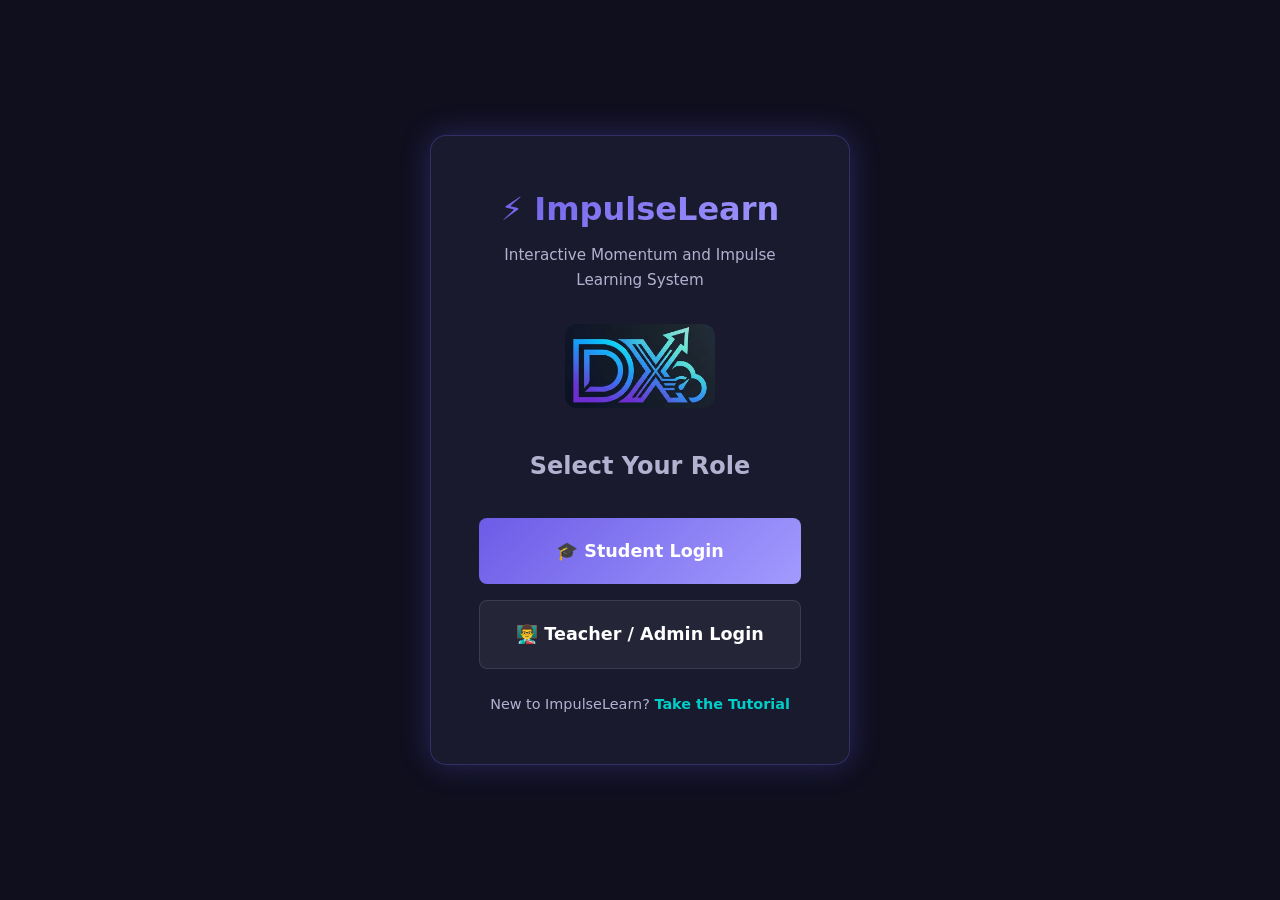
<file: index.html>
<!DOCTYPE html>
<html lang="en">
<head>
    <meta charset="UTF-8">
    <meta name="viewport" content="width=device-width, initial-scale=1.0">
    <title>ImpulseLearn - Interactive Momentum and Impulse Learning System</title>
    <link rel="stylesheet" href="impulselearn.css">
</head>
<body>
    <div class="login-container">
        <div class="login-box">
            <h1>⚡ ImpulseLearn</h1>
            <p class="subtitle">Interactive Momentum and Impulse Learning System</p>
            
            <div style="text-align: center; margin-bottom: 2rem;">
                <img src="Gemini_Generated_Image_j2fdtgj2fdtgj2fd.png" alt="ImpulseLearn" style="max-width: 150px; border-radius: 12px;">
            </div>
            
            <h2 style="text-align: center; margin-bottom: 2rem; color: var(--text-secondary);">Select Your Role</h2>
            
            <div style="display: flex; flex-direction: column; gap: 1rem;">
                <a href="student-login.html" class="btn primary full" style="padding: 1.2rem; font-size: 1.1rem; text-decoration: none;">
                    🎓 Student Login
                </a>
                <a href="teacher-login.html" class="btn full" style="padding: 1.2rem; font-size: 1.1rem; text-decoration: none;">
                    👨‍🏫 Teacher / Admin Login
                </a>
            </div>
            
            <div class="login-footer">
                <p>New to ImpulseLearn? <a href="tutorial.html">Take the Tutorial</a></p>
            </div>
        </div>
    </div>
</body>
</html>
</file>
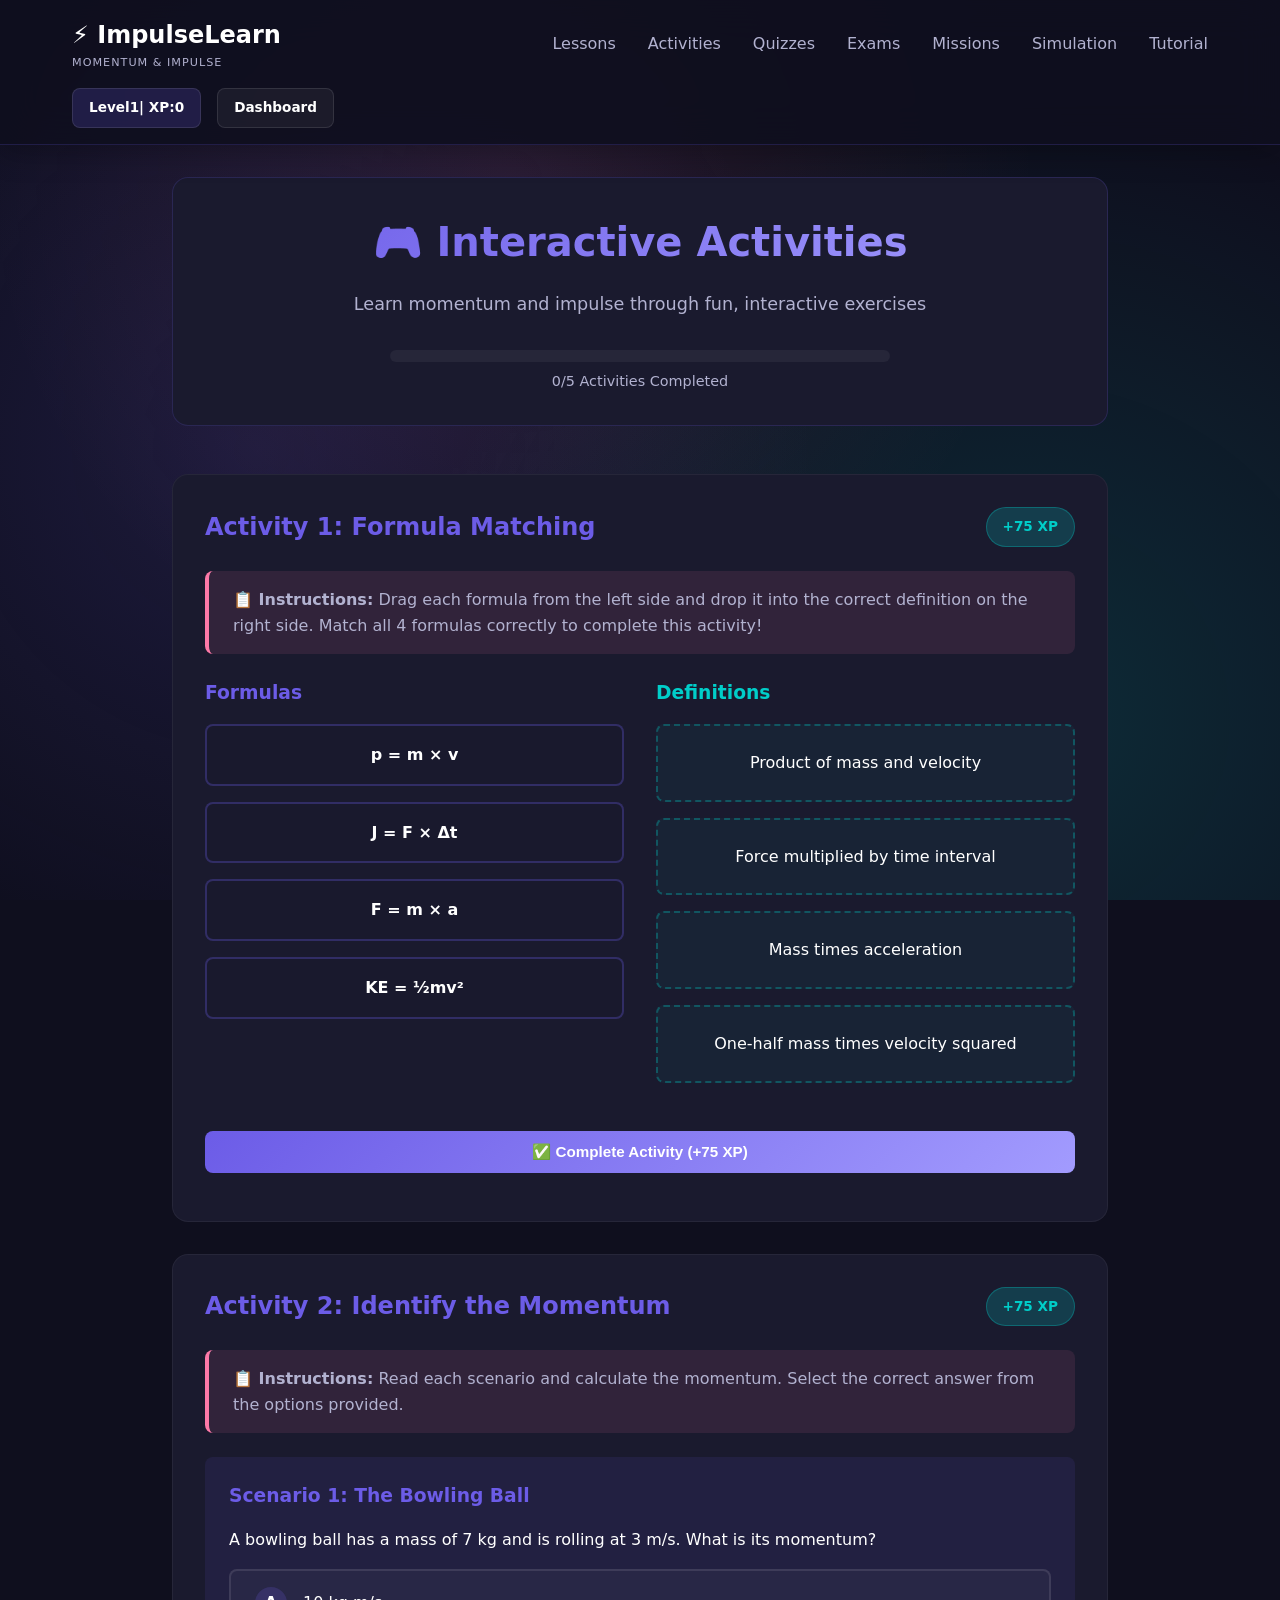
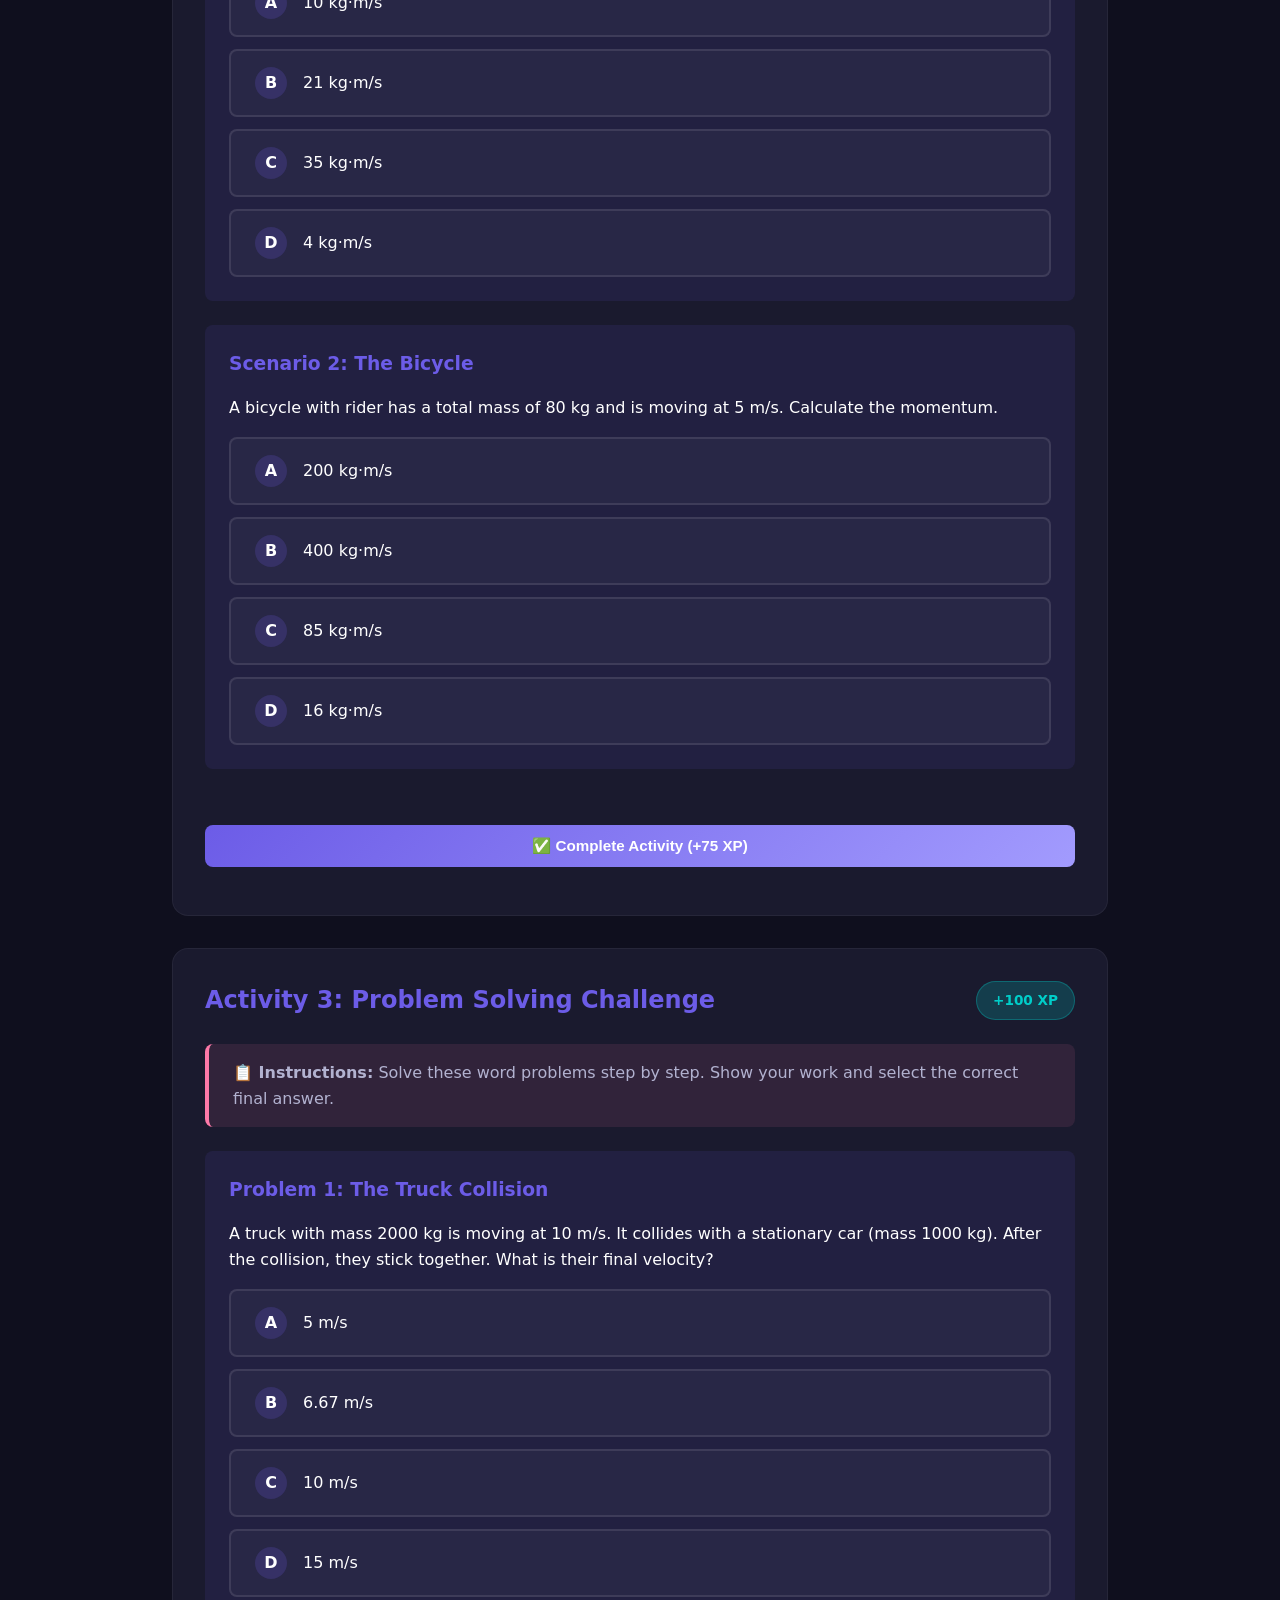
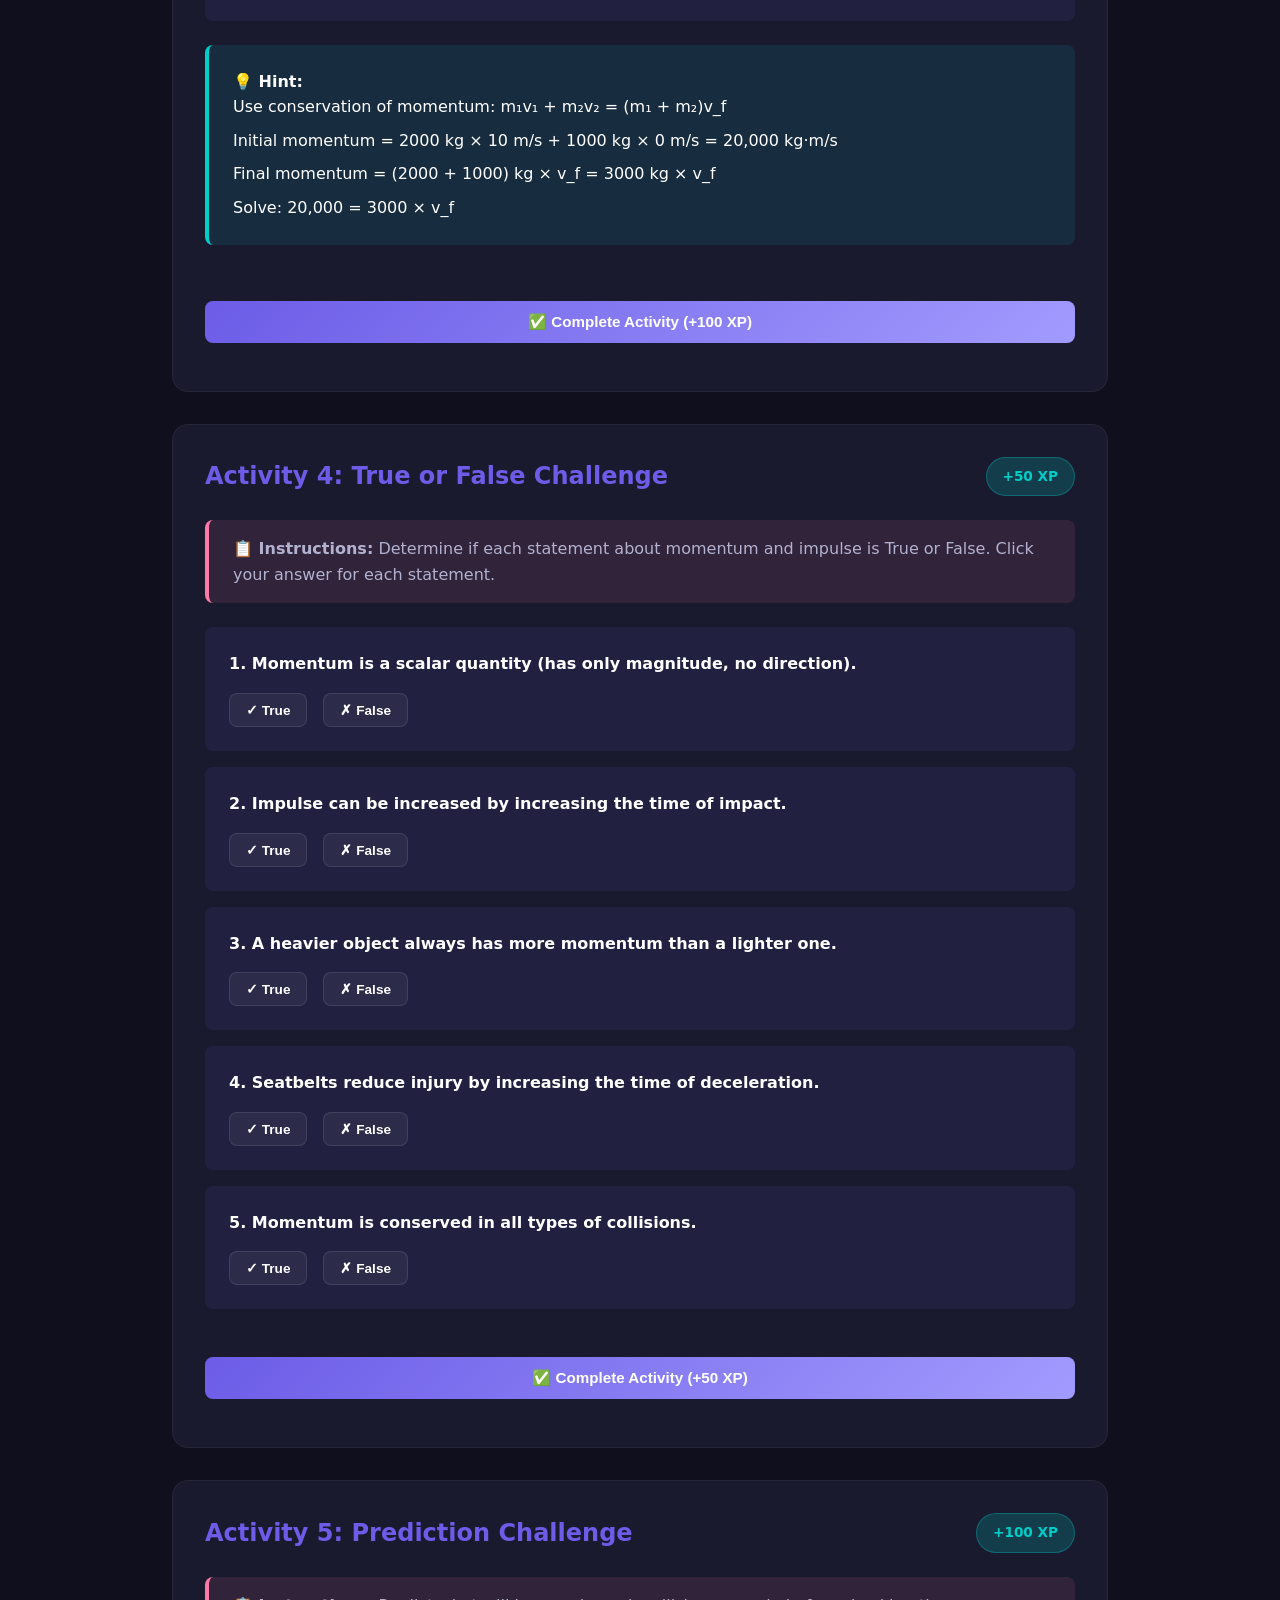
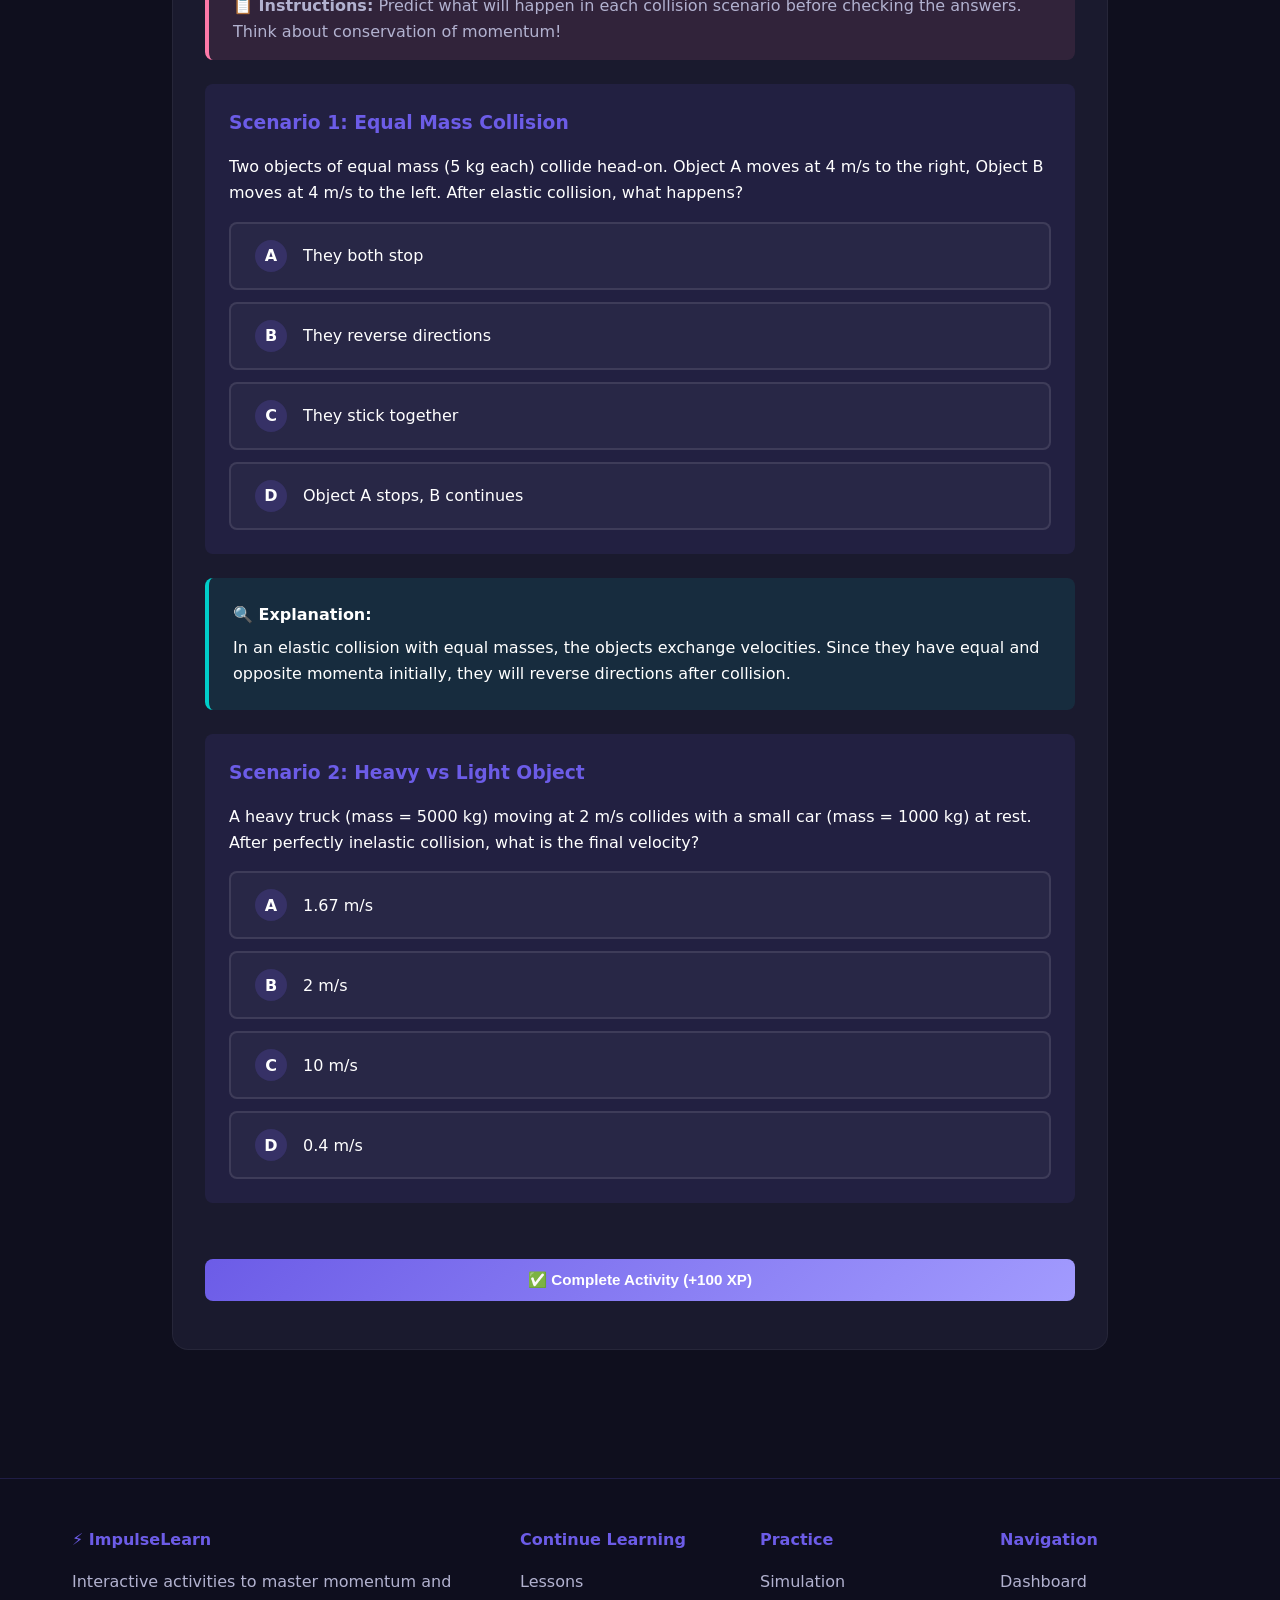
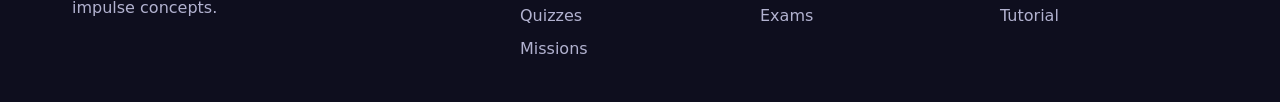
<file: activities.html>
<!DOCTYPE html>
<html lang="en">
<head>
    <meta charset="UTF-8">
    <meta name="viewport" content="width=device-width, initial-scale=1.0">
    <title>Activities - ImpulseLearn</title>
    <link rel="stylesheet" href="impulselearn.css">
</head>
<body>
    <nav class="nav">
        <div class="wrap nav-inner">
            <a class="brand" href="student-dashboard.html">
                <span>⚡ ImpulseLearn<small>Momentum & Impulse</small></span>
            </a>
            <div class="nav-links">
                <a href="lessons.html">Lessons</a>
                <a href="activities.html">Activities</a>
                <a href="quizzes.html">Quizzes</a>
                <a href="exams.html">Exams</a>
                <a href="missions.html">Missions</a>
                <a href="simulation.html">Simulation</a>
                <a href="tutorial.html">Tutorial</a>
            </div>
            <div class="nav-actions">
                <span class="btn sm" style="background: rgba(108, 92, 231, 0.2);">
                    Level <span class="level-value">1</span> | XP: <span class="xp-value">0</span>
                </span>
                <a href="student-dashboard.html" class="btn sm">Dashboard</a>
            </div>
        </div>
    </nav>

    <main class="activity-container">
        <div class="lesson-header">
            <h1>🎮 Interactive Activities</h1>
            <p style="color: var(--text-secondary); font-size: 1.1rem; margin-top: 1rem;">
                Learn momentum and impulse through fun, interactive exercises
            </p>
            <div style="margin-top: 2rem;">
                <div class="progress-container" style="max-width: 500px; margin: 0 auto;">
                    <div class="progress-bar" id="activityProgress" style="width: 0%;"></div>
                </div>
                <p style="color: var(--text-secondary); margin-top: 0.5rem; font-size: 0.9rem;">
                    <span id="activityProgressText">0/5 Activities Completed</span>
                </p>
            </div>
        </div>

        <!-- Activity 1: Drag and Drop Formula Matching -->
        <div class="activity-card" id="activity1">
            <div class="activity-header">
                <h2 class="activity-title">Activity 1: Formula Matching</h2>
                <span class="reward-xp">+75 XP</span>
            </div>
            
            <div class="activity-instructions">
                <strong>📋 Instructions:</strong> Drag each formula from the left side and drop it into the correct definition on the right side. Match all 4 formulas correctly to complete this activity!
            </div>
            
            <div class="drag-container">
                <div>
                    <h3 style="margin-bottom: 1rem; color: var(--primary);">Formulas</h3>
                    <div class="drag-item" draggable="true" data-value="momentum" style="margin-bottom: 1rem;">
                        p = m × v
                    </div>
                    <div class="drag-item" draggable="true" data-value="impulse" style="margin-bottom: 1rem;">
                        J = F × Δt
                    </div>
                    <div class="drag-item" draggable="true" data-value="force" style="margin-bottom: 1rem;">
                        F = m × a
                    </div>
                    <div class="drag-item" draggable="true" data-value="kinetic" style="margin-bottom: 1rem;">
                        KE = ½mv²
                    </div>
                </div>
                
                <div>
                    <h3 style="margin-bottom: 1rem; color: var(--secondary);">Definitions</h3>
                    <div class="drop-zone" data-answer="momentum">
                        Product of mass and velocity
                    </div>
                    <div class="drop-zone" data-answer="impulse">
                        Force multiplied by time interval
                    </div>
                    <div class="drop-zone" data-answer="force">
                        Mass times acceleration
                    </div>
                    <div class="drop-zone" data-answer="kinetic">
                        One-half mass times velocity squared
                    </div>
                </div>
            </div>
            
            <button class="btn primary full" onclick="completeActivity('activity1')" style="margin-top: 2rem;">
                ✅ Complete Activity (+75 XP)
            </button>
            
            <div id="activity1Results" style="margin-top: 1rem;"></div>
        </div>

        <!-- Activity 2: Identify Momentum -->
        <div class="activity-card" id="activity2">
            <div class="activity-header">
                <h2 class="activity-title">Activity 2: Identify the Momentum</h2>
                <span class="reward-xp">+75 XP</span>
            </div>
            
            <div class="activity-instructions">
                <strong>📋 Instructions:</strong> Read each scenario and calculate the momentum. Select the correct answer from the options provided.
            </div>
            
            <div style="background: rgba(108, 92, 231, 0.1); padding: 1.5rem; border-radius: 8px; margin-bottom: 1.5rem;">
                <h3 style="margin-bottom: 1rem; color: var(--primary);">Scenario 1: The Bowling Ball</h3>
                <p>A bowling ball has a mass of 7 kg and is rolling at 3 m/s. What is its momentum?</p>
                <div class="options" style="margin-top: 1rem;">
                    <div class="option" onclick="selectOption(this, 'activity2-q1', '21')">
                        <span class="option-letter">A</span>
                        <span>10 kg·m/s</span>
                    </div>
                    <div class="option" onclick="selectOption(this, 'activity2-q1', '21')">
                        <span class="option-letter">B</span>
                        <span>21 kg·m/s</span>
                    </div>
                    <div class="option" onclick="selectOption(this, 'activity2-q1', '21')">
                        <span class="option-letter">C</span>
                        <span>35 kg·m/s</span>
                    </div>
                    <div class="option" onclick="selectOption(this, 'activity2-q1', '21')">
                        <span class="option-letter">D</span>
                        <span>4 kg·m/s</span>
                    </div>
                </div>
            </div>
            
            <div style="background: rgba(108, 92, 231, 0.1); padding: 1.5rem; border-radius: 8px; margin-bottom: 1.5rem;">
                <h3 style="margin-bottom: 1rem; color: var(--primary);">Scenario 2: The Bicycle</h3>
                <p>A bicycle with rider has a total mass of 80 kg and is moving at 5 m/s. Calculate the momentum.</p>
                <div class="options" style="margin-top: 1rem;">
                    <div class="option" onclick="selectOption(this, 'activity2-q2', '400')">
                        <span class="option-letter">A</span>
                        <span>200 kg·m/s</span>
                    </div>
                    <div class="option" onclick="selectOption(this, 'activity2-q2', '400')">
                        <span class="option-letter">B</span>
                        <span>400 kg·m/s</span>
                    </div>
                    <div class="option" onclick="selectOption(this, 'activity2-q2', '400')">
                        <span class="option-letter">C</span>
                        <span>85 kg·m/s</span>
                    </div>
                    <div class="option" onclick="selectOption(this, 'activity2-q2', '400')">
                        <span class="option-letter">D</span>
                        <span>16 kg·m/s</span>
                    </div>
                </div>
            </div>
            
            <button class="btn primary full" onclick="completeActivity('activity2')" style="margin-top: 2rem;">
                ✅ Complete Activity (+75 XP)
            </button>
            
            <div id="activity2Results" style="margin-top: 1rem;"></div>
        </div>

        <!-- Activity 3: Solve the Problem -->
        <div class="activity-card" id="activity3">
            <div class="activity-header">
                <h2 class="activity-title">Activity 3: Problem Solving Challenge</h2>
                <span class="reward-xp">+100 XP</span>
            </div>
            
            <div class="activity-instructions">
                <strong>📋 Instructions:</strong> Solve these word problems step by step. Show your work and select the correct final answer.
            </div>
            
            <div style="background: rgba(108, 92, 231, 0.1); padding: 1.5rem; border-radius: 8px; margin-bottom: 1.5rem;">
                <h3 style="margin-bottom: 1rem; color: var(--primary);">Problem 1: The Truck Collision</h3>
                <p>A truck with mass 2000 kg is moving at 10 m/s. It collides with a stationary car (mass 1000 kg). After the collision, they stick together. What is their final velocity?</p>
                <div class="options" style="margin-top: 1rem;">
                    <div class="option" onclick="selectOption(this, 'activity3-q1', '6.67')">
                        <span class="option-letter">A</span>
                        <span>5 m/s</span>
                    </div>
                    <div class="option" onclick="selectOption(this, 'activity3-q1', '6.67')">
                        <span class="option-letter">B</span>
                        <span>6.67 m/s</span>
                    </div>
                    <div class="option" onclick="selectOption(this, 'activity3-q1', '6.67')">
                        <span class="option-letter">C</span>
                        <span>10 m/s</span>
                    </div>
                    <div class="option" onclick="selectOption(this, 'activity3-q1', '6.67')">
                        <span class="option-letter">D</span>
                        <span>15 m/s</span>
                    </div>
                </div>
            </div>
            
            <div style="background: rgba(0, 206, 201, 0.1); padding: 1.5rem; border-radius: 8px; margin-bottom: 1.5rem; border-left: 4px solid var(--secondary);">
                <strong>💡 Hint:</strong>
                <p>Use conservation of momentum: m₁v₁ + m₂v₂ = (m₁ + m₂)v_f</p>
                <p style="margin-top: 0.5rem;">Initial momentum = 2000 kg × 10 m/s + 1000 kg × 0 m/s = 20,000 kg·m/s</p>
                <p style="margin-top: 0.5rem;">Final momentum = (2000 + 1000) kg × v_f = 3000 kg × v_f</p>
                <p style="margin-top: 0.5rem;">Solve: 20,000 = 3000 × v_f</p>
            </div>
            
            <button class="btn primary full" onclick="completeActivity('activity3')" style="margin-top: 2rem;">
                ✅ Complete Activity (+100 XP)
            </button>
            
            <div id="activity3Results" style="margin-top: 1rem;"></div>
        </div>

        <!-- Activity 4: True or False -->
        <div class="activity-card" id="activity4">
            <div class="activity-header">
                <h2 class="activity-title">Activity 4: True or False Challenge</h2>
                <span class="reward-xp">+50 XP</span>
            </div>
            
            <div class="activity-instructions">
                <strong>📋 Instructions:</strong> Determine if each statement about momentum and impulse is True or False. Click your answer for each statement.
            </div>
            
            <div id="trueFalseQuestions">
                <div class="tf-question" data-answer="false" style="background: rgba(108, 92, 231, 0.1); padding: 1.5rem; border-radius: 8px; margin-bottom: 1rem;">
                    <p style="margin-bottom: 1rem; font-weight: 600;">1. Momentum is a scalar quantity (has only magnitude, no direction).</p>
                    <div style="display: flex; gap: 1rem;">
                        <button class="btn sm" onclick="answerTrueFalse(this, false)">✓ True</button>
                        <button class="btn sm" onclick="answerTrueFalse(this, false)">✗ False</button>
                    </div>
                </div>
                
                <div class="tf-question" data-answer="true" style="background: rgba(108, 92, 231, 0.1); padding: 1.5rem; border-radius: 8px; margin-bottom: 1rem;">
                    <p style="margin-bottom: 1rem; font-weight: 600;">2. Impulse can be increased by increasing the time of impact.</p>
                    <div style="display: flex; gap: 1rem;">
                        <button class="btn sm" onclick="answerTrueFalse(this, true)">✓ True</button>
                        <button class="btn sm" onclick="answerTrueFalse(this, true)">✗ False</button>
                    </div>
                </div>
                
                <div class="tf-question" data-answer="false" style="background: rgba(108, 92, 231, 0.1); padding: 1.5rem; border-radius: 8px; margin-bottom: 1rem;">
                    <p style="margin-bottom: 1rem; font-weight: 600;">3. A heavier object always has more momentum than a lighter one.</p>
                    <div style="display: flex; gap: 1rem;">
                        <button class="btn sm" onclick="answerTrueFalse(this, false)">✓ True</button>
                        <button class="btn sm" onclick="answerTrueFalse(this, false)">✗ False</button>
                    </div>
                </div>
                
                <div class="tf-question" data-answer="true" style="background: rgba(108, 92, 231, 0.1); padding: 1.5rem; border-radius: 8px; margin-bottom: 1rem;">
                    <p style="margin-bottom: 1rem; font-weight: 600;">4. Seatbelts reduce injury by increasing the time of deceleration.</p>
                    <div style="display: flex; gap: 1rem;">
                        <button class="btn sm" onclick="answerTrueFalse(this, true)">✓ True</button>
                        <button class="btn sm" onclick="answerTrueFalse(this, true)">✗ False</button>
                    </div>
                </div>
                
                <div class="tf-question" data-answer="true" style="background: rgba(108, 92, 231, 0.1); padding: 1.5rem; border-radius: 8px; margin-bottom: 1rem;">
                    <p style="margin-bottom: 1rem; font-weight: 600;">5. Momentum is conserved in all types of collisions.</p>
                    <div style="display: flex; gap: 1rem;">
                        <button class="btn sm" onclick="answerTrueFalse(this, true)">✓ True</button>
                        <button class="btn sm" onclick="answerTrueFalse(this, true)">✗ False</button>
                    </div>
                </div>
            </div>
            
            <button class="btn primary full" onclick="completeActivity('activity4')" style="margin-top: 2rem;">
                ✅ Complete Activity (+50 XP)
            </button>
            
            <div id="activity4Results" style="margin-top: 1rem;"></div>
        </div>

        <!-- Activity 5: Simulation Challenge -->
        <div class="activity-card" id="activity5">
            <div class="activity-header">
                <h2 class="activity-title">Activity 5: Prediction Challenge</h2>
                <span class="reward-xp">+100 XP</span>
            </div>
            
            <div class="activity-instructions">
                <strong>📋 Instructions:</strong> Predict what will happen in each collision scenario before checking the answers. Think about conservation of momentum!
            </div>
            
            <div style="background: rgba(108, 92, 231, 0.1); padding: 1.5rem; border-radius: 8px; margin-bottom: 1.5rem;">
                <h3 style="margin-bottom: 1rem; color: var(--primary);">Scenario 1: Equal Mass Collision</h3>
                <p>Two objects of equal mass (5 kg each) collide head-on. Object A moves at 4 m/s to the right, Object B moves at 4 m/s to the left. After elastic collision, what happens?</p>
                <div class="options" style="margin-top: 1rem;">
                    <div class="option" onclick="selectOption(this, 'activity5-q1', 'reverse')">
                        <span class="option-letter">A</span>
                        <span>They both stop</span>
                    </div>
                    <div class="option" onclick="selectOption(this, 'activity5-q1', 'reverse')">
                        <span class="option-letter">B</span>
                        <span>They reverse directions</span>
                    </div>
                    <div class="option" onclick="selectOption(this, 'activity5-q1', 'reverse')">
                        <span class="option-letter">C</span>
                        <span>They stick together</span>
                    </div>
                    <div class="option" onclick="selectOption(this, 'activity5-q1', 'reverse')">
                        <span class="option-letter">D</span>
                        <span>Object A stops, B continues</span>
                    </div>
                </div>
            </div>
            
            <div style="background: rgba(0, 206, 201, 0.1); padding: 1.5rem; border-radius: 8px; margin-bottom: 1.5rem; border-left: 4px solid var(--secondary);">
                <strong>🔍 Explanation:</strong>
                <p style="margin-top: 0.5rem;">In an elastic collision with equal masses, the objects exchange velocities. Since they have equal and opposite momenta initially, they will reverse directions after collision.</p>
            </div>
            
            <div style="background: rgba(108, 92, 231, 0.1); padding: 1.5rem; border-radius: 8px; margin-bottom: 1.5rem;">
                <h3 style="margin-bottom: 1rem; color: var(--primary);">Scenario 2: Heavy vs Light Object</h3>
                <p>A heavy truck (mass = 5000 kg) moving at 2 m/s collides with a small car (mass = 1000 kg) at rest. After perfectly inelastic collision, what is the final velocity?</p>
                <div class="options" style="margin-top: 1rem;">
                    <div class="option" onclick="selectOption(this, 'activity5-q2', '1.67')">
                        <span class="option-letter">A</span>
                        <span>1.67 m/s</span>
                    </div>
                    <div class="option" onclick="selectOption(this, 'activity5-q2', '1.67')">
                        <span class="option-letter">B</span>
                        <span>2 m/s</span>
                    </div>
                    <div class="option" onclick="selectOption(this, 'activity5-q2', '1.67')">
                        <span class="option-letter">C</span>
                        <span>10 m/s</span>
                    </div>
                    <div class="option" onclick="selectOption(this, 'activity5-q2', '1.67')">
                        <span class="option-letter">D</span>
                        <span>0.4 m/s</span>
                    </div>
                </div>
            </div>
            
            <button class="btn primary full" onclick="completeActivity('activity5')" style="margin-top: 2rem;">
                ✅ Complete Activity (+100 XP)
            </button>
            
            <div id="activity5Results" style="margin-top: 1rem;"></div>
        </div>
    </main>

    <footer class="footer">
        <div class="wrap footer-grid">
            <div>
                <strong>⚡ ImpulseLearn</strong>
                <p style="color: var(--text-secondary);">Interactive activities to master momentum and impulse concepts.</p>
            </div>
            <div>
                <strong>Continue Learning</strong>
                <a href="lessons.html">Lessons</a>
                <a href="quizzes.html">Quizzes</a>
                <a href="missions.html">Missions</a>
            </div>
            <div>
                <strong>Practice</strong>
                <a href="simulation.html">Simulation</a>
                <a href="exams.html">Exams</a>
            </div>
            <div>
                <strong>Navigation</strong>
                <a href="student-dashboard.html">Dashboard</a>
                <a href="tutorial.html">Tutorial</a>
            </div>
        </div>
    </footer>

    <script src="impulselearn.js"></script>
    <script>
        let selectedOptions = {};
        let trueFalseAnswers = {};
        
        function selectOption(element, questionId, correctAnswer) {
            const questionCard = element.closest('.options') || element.parentElement;
            questionCard.querySelectorAll('.option').forEach(opt => {
                opt.classList.remove('selected');
            });
            element.classList.add('selected');
            
            if (!selectedOptions[questionId]) {
                selectedOptions[questionId] = correctAnswer;
            }
        }
        
        function answerTrueFalse(button, answer) {
            const questionDiv = button.closest('.tf-question');
            const buttons = questionDiv.querySelectorAll('button');
            buttons.forEach(btn => {
                btn.classList.remove('correct', 'incorrect');
            });
            
            const correctAnswer = questionDiv.dataset.answer === 'true';
            if (answer === correctAnswer) {
                button.classList.add('correct');
            } else {
                button.classList.add('incorrect');
            }
        }
        
        function completeActivity(activityId) {
            if (!AppState.completedMissions.includes(activityId)) {
                AppState.completedMissions.push(activityId);
                saveUserProgress();
                updateActivityProgress();
                showNotification('🎉 Activity Complete! Great job!', 'success');
                
                const activity = document.getElementById(activityId);
                activity.style.borderColor = 'rgba(0, 184, 148, 0.5)';
                activity.style.background = 'rgba(0, 184, 148, 0.05)';
                
                // Show results
                showActivityResults(activityId);
            } else {
                showNotification('✓ Activity already completed!', 'info');
            }
        }
        
        function showActivityResults(activityId) {
            const resultsDiv = document.getElementById(activityId + 'Results');
            if (!resultsDiv) return;
            
            let html = '<div style="background: rgba(0, 184, 148, 0.1); padding: 1rem; border-radius: 8px; margin-top: 1rem; border-left: 4px solid var(--success);">';
            html += '<h4 style="color: var(--success); margin-bottom: 0.5rem;">✓ Activity Completed!</h4>';
            html += '<p style="color: var(--text-secondary);">Great work! You\'ve completed this activity.</p>';
            html += '</div>';
            
            resultsDiv.innerHTML = html;
        }
        
        function updateActivityProgress() {
            const totalActivities = 5;
            const completed = AppState.completedMissions.filter(m => m.startsWith('activity')).length;
            const percentage = (completed / totalActivities) * 100;
            
            const progressBar = document.getElementById('activityProgress');
            if (progressBar) {
                progressBar.style.width = percentage + '%';
            }
            
            const progressText = document.getElementById('activityProgressText');
            if (progressText) {
                progressText.textContent = `${completed}/${totalActivities} Activities Completed`;
            }
        }
        
        document.addEventListener('DOMContentLoaded', () => {
            updateActivityProgress();
            
            // Mark completed activities
            AppState.completedMissions.forEach(missionId => {
                if (missionId.startsWith('activity')) {
                    const activity = document.getElementById(missionId);
                    if (activity) {
                        activity.style.borderColor = 'rgba(0, 184, 148, 0.5)';
                        activity.style.background = 'rgba(0, 184, 148, 0.05)';
                    }
                }
            });
        });
    </script>
</body>
</html>
</file>
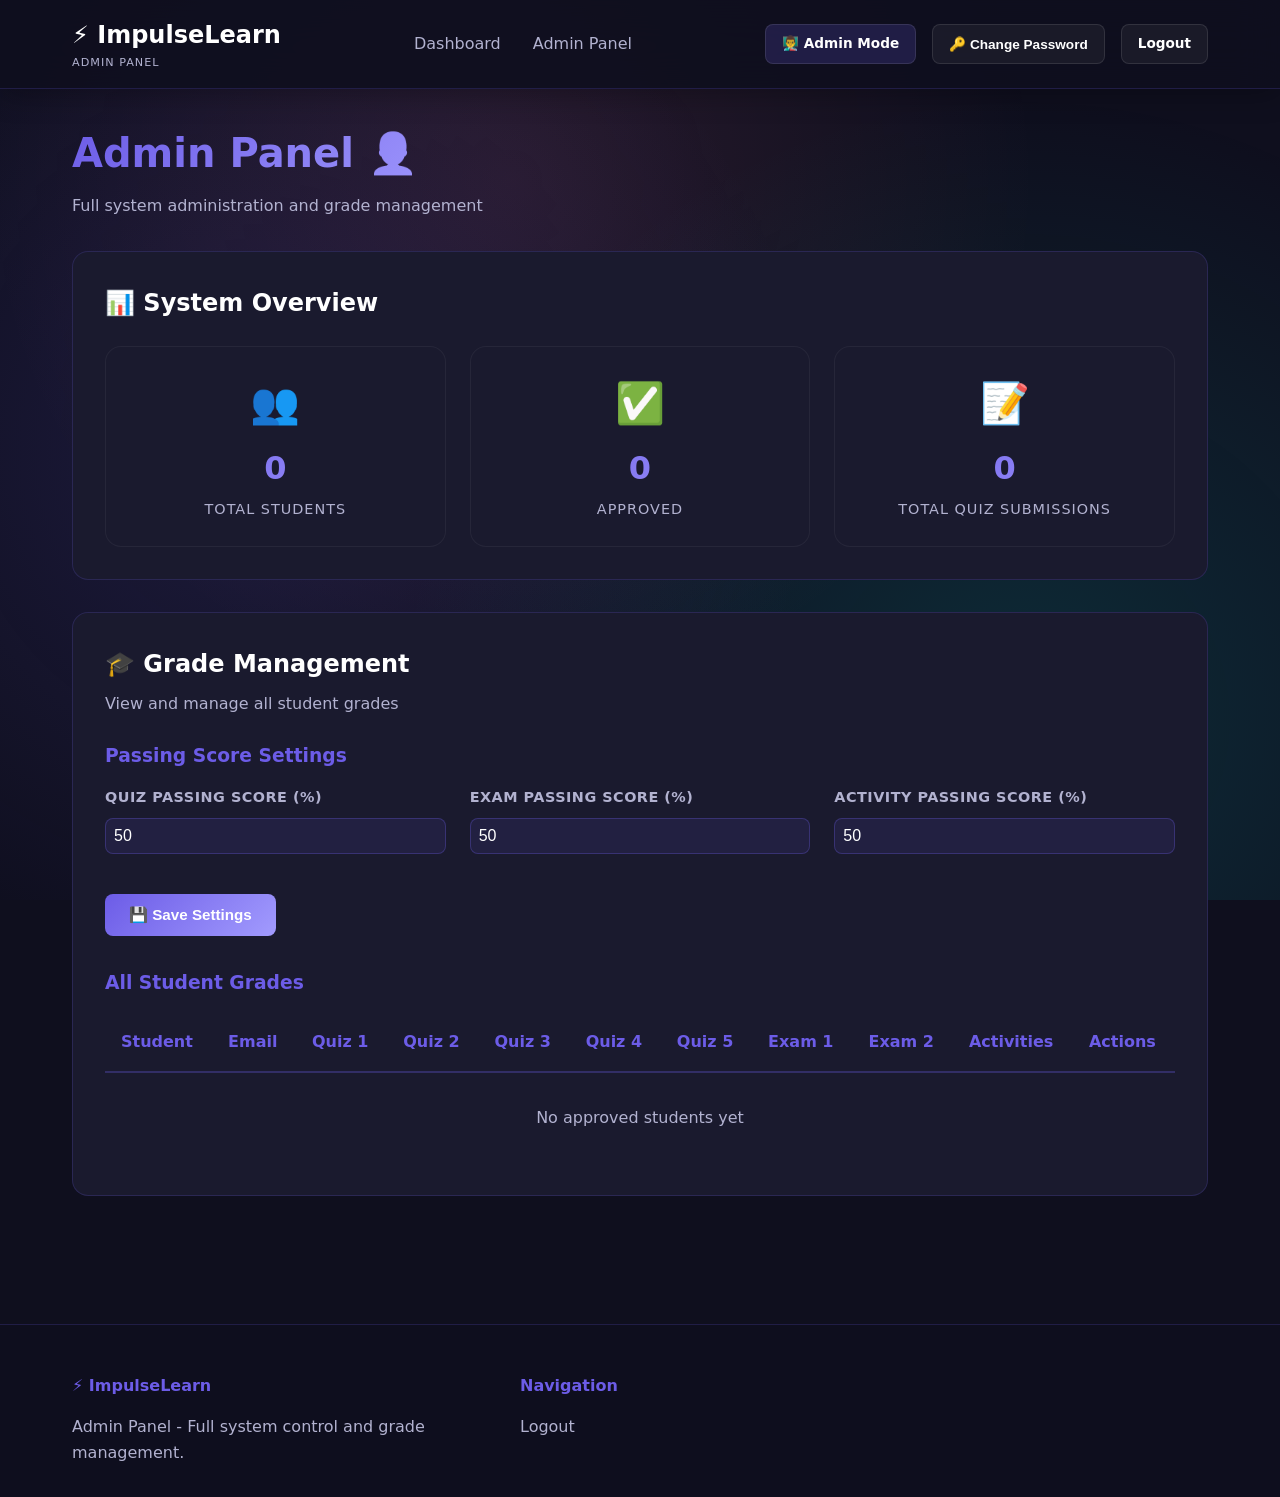
<file: admin.html>
<!DOCTYPE html>
<html lang="en">
<head>
    <meta charset="UTF-8">
    <meta name="viewport" content="width=device-width, initial-scale=1.0">
    <title>Admin Panel - ImpulseLearn</title>
    <link rel="stylesheet" href="impulselearn.css">
</head>
<body>
    <nav class="nav">
        <div class="wrap nav-inner">
            <a class="brand" href="admin.html">
                <span>⚡ ImpulseLearn<small>Admin Panel</small></span>
            </a>
            <div class="nav-links">
                <a href="teacher-dashboard.html">Dashboard</a>
                <a href="admin.html">Admin Panel</a>
            </div>
            <div class="nav-actions">
                <span class="btn sm" style="background: rgba(108, 92, 231, 0.2);">
                    👨‍🏫 Admin Mode
                </span>
                <button class="btn sm" onclick="changeTeacherPassword()">🔑 Change Password</button>
                <a href="index.html" class="btn sm" onclick="logout()">Logout</a>
            </div>
        </div>
    </nav>

    <main class="dashboard">
        <div class="wrap">
            <div class="dashboard-header">
                <div>
                    <h1>Admin Panel 👨‍💼</h1>
                    <p style="color: var(--text-secondary); margin-top: 0.5rem;">Full system administration and grade management</p>
                </div>
            </div>

            <!-- Admin Stats -->
            <div class="welcome-card">
                <h2>📊 System Overview</h2>
                <div class="grid-3" style="margin-top: 1.5rem;">
                    <div class="stat-card">
                        <div class="stat-icon">👥</div>
                        <div class="stat-value" id="totalStudents">0</div>
                        <div class="stat-label">Total Students</div>
                    </div>
                    <div class="stat-card">
                        <div class="stat-icon">✅</div>
                        <div class="stat-value" id="approvedStudents">0</div>
                        <div class="stat-label">Approved</div>
                    </div>
                    <div class="stat-card">
                        <div class="stat-icon">📝</div>
                        <div class="stat-value" id="totalQuizzes">0</div>
                        <div class="stat-label">Total Quiz Submissions</div>
                    </div>
                </div>
            </div>

            <!-- Grade Management -->
            <div class="welcome-card">
                <h2>🎓 Grade Management</h2>
                <p style="color: var(--text-secondary); margin-bottom: 1.5rem;">View and manage all student grades</p>
                
                <div style="margin-bottom: 2rem;">
                    <h3 style="margin-bottom: 1rem; color: var(--primary);">Passing Score Settings</h3>
                    <div class="grid-3">
                        <div class="form-group">
                            <label>Quiz Passing Score (%)</label>
                            <input type="number" id="quizPassScore" value="50" min="0" max="100" class="form-control" style="width: 100%; padding: 0.5rem; border-radius: 8px; background: rgba(108, 92, 231, 0.1); border: 1px solid rgba(108, 92, 231, 0.3); color: white;">
                        </div>
                        <div class="form-group">
                            <label>Exam Passing Score (%)</label>
                            <input type="number" id="examPassScore" value="50" min="0" max="100" class="form-control" style="width: 100%; padding: 0.5rem; border-radius: 8px; background: rgba(108, 92, 231, 0.1); border: 1px solid rgba(108, 92, 231, 0.3); color: white;">
                        </div>
                        <div class="form-group">
                            <label>Activity Passing Score (%)</label>
                            <input type="number" id="activityPassScore" value="50" min="0" max="100" class="form-control" style="width: 100%; padding: 0.5rem; border-radius: 8px; background: rgba(108, 92, 231, 0.1); border: 1px solid rgba(108, 92, 231, 0.3); color: white;">
                        </div>
                    </div>
                    <button class="btn primary" onclick="savePassingScores()" style="margin-top: 1rem;">💾 Save Settings</button>
                </div>

                <!-- Student Grades Table -->
                <div style="overflow-x: auto;">
                    <h3 style="margin-bottom: 1rem; color: var(--primary);">All Student Grades</h3>
                    <table style="width: 100%; border-collapse: collapse;">
                        <thead>
                            <tr style="border-bottom: 2px solid rgba(108, 92, 231, 0.3);">
                                <th style="padding: 1rem; text-align: left; color: var(--primary);">Student</th>
                                <th style="padding: 1rem; text-align: left; color: var(--primary);">Email</th>
                                <th style="padding: 1rem; text-align: left; color: var(--primary);">Quiz 1</th>
                                <th style="padding: 1rem; text-align: left; color: var(--primary);">Quiz 2</th>
                                <th style="padding: 1rem; text-align: left; color: var(--primary);">Quiz 3</th>
                                <th style="padding: 1rem; text-align: left; color: var(--primary);">Quiz 4</th>
                                <th style="padding: 1rem; text-align: left; color: var(--primary);">Quiz 5</th>
                                <th style="padding: 1rem; text-align: left; color: var(--primary);">Exam 1</th>
                                <th style="padding: 1rem; text-align: left; color: var(--primary);">Exam 2</th>
                                <th style="padding: 1rem; text-align: left; color: var(--primary);">Activities</th>
                                <th style="padding: 1rem; text-align: left; color: var(--primary);">Actions</th>
                            </tr>
                        </thead>
                        <tbody id="gradesTableBody" style="color: var(--text-secondary);">
                            <tr>
                                <td colspan="11" style="padding: 2rem; text-align: center;">Loading grades...</td>
                            </tr>
                        </tbody>
                    </table>
                </div>
            </div>
        </div>
    </main>

    <footer class="footer">
        <div class="wrap footer-grid">
            <div>
                <strong>⚡ ImpulseLearn</strong>
                <p style="color: var(--text-secondary);">Admin Panel - Full system control and grade management.</p>
            </div>
            <div>
                <strong>Navigation</strong>
                <a href="#" onclick="logout()">Logout</a>
            </div>
        </div>
    </footer>

    <script src="impulselearn.js"></script>
    <script>
        document.addEventListener('DOMContentLoaded', () => {
            loadAdminPanel();
        });

        function loadAdminPanel() {
            const users = DB.getUsers().filter(u => u.role === 'student');
            const approved = users.filter(u => u.approved);
            
            // Update stats
            document.getElementById('totalStudents').textContent = users.length;
            document.getElementById('approvedStudents').textContent = approved.length;
            
            // Count total quiz submissions
            const totalSubmissions = approved.reduce((sum, user) => {
                return sum + Object.keys(user.quizScores || {}).length;
            }, 0);
            document.getElementById('totalQuizzes').textContent = totalSubmissions;
            
            // Load grades table
            loadGradesTable(approved);
        }

        function loadGradesTable(students) {
            const tbody = document.getElementById('gradesTableBody');
            
            if (students.length === 0) {
                tbody.innerHTML = '<tr><td colspan="11" style="padding: 2rem; text-align: center;">No approved students yet</td></tr>';
                return;
            }
            
            tbody.innerHTML = students.map(student => {
                const quizScores = student.quizScores || {};
                const examScores = student.examScores || {};
                const activities = (student.completedMissions || []).filter(m => m.startsWith('activity')).length;
                
                return `
                <tr style="border-bottom: 1px solid rgba(255,255,255,0.05);">
                        <td style="padding: 1rem;"><strong>${student.fullName}</strong></td>
                        <td style="padding: 1rem;">${student.email}</td>
                        <td style="padding: 1rem;">${quizScores['quiz1'] !== undefined ? quizScores['quiz1'] + '%' : 'Not taken'}</td>
                        <td style="padding: 1rem;">${quizScores['quiz2'] !== undefined ? quizScores['quiz2'] + '%' : 'Not taken'}</td>
                        <td style="padding: 1rem;">${quizScores['quiz3'] !== undefined ? quizScores['quiz3'] + '%' : 'Not taken'}</td>
                        <td style="padding: 1rem;">${quizScores['quiz4'] !== undefined ? quizScores['quiz4'] + '%' : 'Not taken'}</td>
                        <td style="padding: 1rem;">${quizScores['quiz5'] !== undefined ? quizScores['quiz5'] + '%' : 'Not taken'}</td>
                        <td style="padding: 1rem;">${examScores['exam1'] !== undefined ? examScores['exam1'] + '%' : 'Not taken'}</td>
                        <td style="padding: 1rem;">${examScores['exam2'] !== undefined ? examScores['exam2'] + '%' : 'Not taken'}</td>
                        <td style="padding: 1rem;">${activities}/5</td>
                        <td style="padding: 1rem;">
                            <button class="btn sm primary" onclick="editStudentGrades('${student.email}')">✏️ Edit</button>
                        </td>
                    </tr>
                `;
            }).join('');
        }

        function savePassingScores() {
            const quizPass = document.getElementById('quizPassScore').value;
            const examPass = document.getElementById('examPassScore').value;
            const activityPass = document.getElementById('activityPassScore').value;
            
            localStorage.setItem('impulselearn_quiz_pass', quizPass);
            localStorage.setItem('impulselearn_exam_pass', examPass);
            localStorage.setItem('impulselearn_activity_pass', activityPass);
            
            showNotification('Passing scores saved successfully!', 'success');
        }

        function editStudentGrades(studentEmail) {
            const student = DB.getUserByEmail(studentEmail);
            if (!student) {
                showNotification('Student not found!', 'error');
                return;
            }
            
            const quizScores = student.quizScores || {};
            const examScores = student.examScores || {};
            
            const newQuiz1 = prompt(`Quiz 1 score for ${student.fullName} (0-100):`, quizScores['quiz1'] || '');
            if (newQuiz1 !== null) {
                quizScores['quiz1'] = parseInt(newQuiz1) || 0;
            }
            
            const newQuiz2 = prompt(`Quiz 2 score for ${student.fullName} (0-100):`, quizScores['quiz2'] || '');
            if (newQuiz2 !== null) {
                quizScores['quiz2'] = parseInt(newQuiz2) || 0;
            }
            
            const newExam1 = prompt(`Exam 1 score for ${student.fullName} (0-100):`, examScores['exam1'] || '');
            if (newExam1 !== null) {
                examScores['exam1'] = parseInt(newExam1) || 0;
            }
            
            const newExam2 = prompt(`Exam 2 score for ${student.fullName} (0-100):`, examScores['exam2'] || '');
            if (newExam2 !== null) {
                examScores['exam2'] = parseInt(newExam2) || 0;
            }
            
            // Update student scores
            const users = DB.getUsers();
            const userIndex = users.findIndex(u => u.email === studentEmail);
            
            if (userIndex !== -1) {
                users[userIndex].quizScores = quizScores;
                users[userIndex].examScores = examScores;
                DB.saveUsers(users);
                
                showNotification('Grades updated successfully!', 'success');
                loadAdminPanel();
            }
        }

        function getPassingScore(type) {
            const key = 'impulselearn_' + type + '_pass';
            return parseInt(localStorage.getItem(key)) || 50;
        }
    </script>
</body>
</html>
</file>
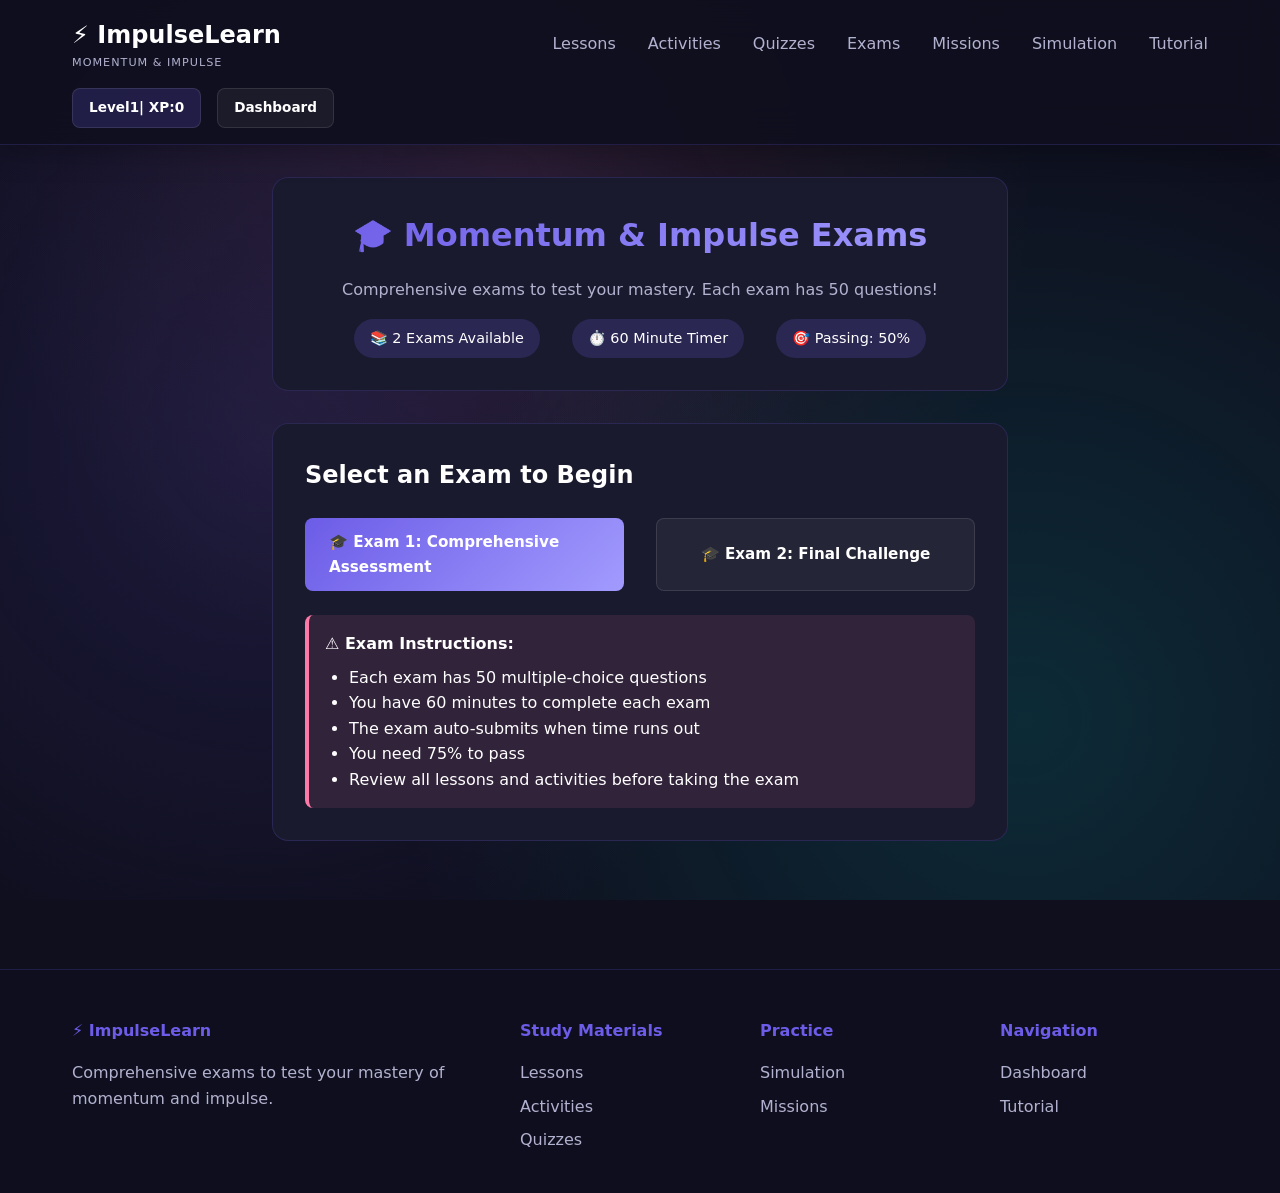
<file: exams.html>
<!DOCTYPE html>
<html lang="en">
<head>
    <meta charset="UTF-8">
    <meta name="viewport" content="width=device-width, initial-scale=1.0">
    <title>Exams - ImpulseLearn</title>
    <link rel="stylesheet" href="impulselearn.css">
</head>
<body>
    <nav class="nav">
        <div class="wrap nav-inner">
            <a class="brand" href="student-dashboard.html">
                <span>⚡ ImpulseLearn<small>Momentum & Impulse</small></span>
            </a>
            <div class="nav-links">
                <a href="lessons.html">Lessons</a>
                <a href="activities.html">Activities</a>
                <a href="quizzes.html">Quizzes</a>
                <a href="exams.html">Exams</a>
                <a href="missions.html">Missions</a>
                <a href="simulation.html">Simulation</a>
                <a href="tutorial.html">Tutorial</a>
            </div>
            <div class="nav-actions">
                <span class="btn sm" style="background: rgba(108, 92, 231, 0.2);">
                    Level <span class="level-value">1</span> | XP: <span class="xp-value">0</span>
                </span>
                <a href="student-dashboard.html" class="btn sm">Dashboard</a>
            </div>
        </div>
    </nav>

    <main class="quiz-container">
        <div class="quiz-header">
            <h1>🎓 Momentum & Impulse Exams</h1>
            <p style="color: var(--text-secondary); margin-top: 1rem;">
                Comprehensive exams to test your mastery. Each exam has 50 questions!
            </p>
            <div class="quiz-info">
                <span>📚 2 Exams Available</span>
                <span>⏱️ 60 Minute Timer</span>
                <span>🎯 Passing: 50%</span>
            </div>
        </div>

        <!-- Exam Selection -->
        <div class="welcome-card" style="margin-bottom: 2rem;">
            <h2 style="margin-bottom: 1.5rem;">Select an Exam to Begin</h2>
            <div class="grid-2">
                <a href="#exam1" class="btn primary full" onclick="startExam(1)">🎓 Exam 1: Comprehensive Assessment</a>
                <a href="#exam2" class="btn full" onclick="startExam(2)">🎓 Exam 2: Final Challenge</a>
            </div>
            <div style="background: rgba(253, 121, 168, 0.1); padding: 1rem; border-radius: 8px; margin-top: 1.5rem; border-left: 4px solid var(--accent);">
                <strong>⚠️ Exam Instructions:</strong>
                <ul style="margin-top: 0.5rem; margin-left: 1.5rem;">
                    <li>Each exam has 50 multiple-choice questions</li>
                    <li>You have 60 minutes to complete each exam</li>
                    <li>The exam auto-submits when time runs out</li>
                    <li>You need 75% to pass</li>
                    <li>Review all lessons and activities before taking the exam</li>
                </ul>
            </div>
        </div>

        <!-- Exam 1 -->
        <div id="exam1" class="quiz-section" style="display: none;">
            <div class="quiz-header">
                <h1>🎓 Exam 1: Comprehensive Assessment</h1>
                <p style="color: var(--text-secondary);">Test your complete understanding of momentum and impulse</p>
                <div class="quiz-info">
                    <span>⏱️ Time Remaining: <span id="examTimer">60:00</span></span>
                    <span>📊 50 Questions</span>
                    <span>🎯 Passing: 75%</span>
                </div>
            </div>

            <form id="examForm" class="quiz-form" data-quiz-id="exam1" onsubmit="handleExamSubmit(event)">
                <!-- Questions 1-10 -->
                <div class="question-card" data-correct="a">
                    <span class="question-number">Question 1 of 50</span>
                    <p class="question-text">What is the SI unit of momentum?</p>
                    <div class="options">
                        <label class="option"><input type="radio" name="e1" value="a"><span class="option-letter">A</span><span>kg·m/s</span></label>
                        <label class="option"><input type="radio" name="e1" value="b"><span class="option-letter">B</span><span>N·s</span></label>
                        <label class="option"><input type="radio" name="e1" value="c"><span class="option-letter">C</span><span>kg·m/s²</span></label>
                        <label class="option"><input type="radio" name="e1" value="d"><span class="option-letter">D</span><span>J</span></label>
                    </div>
                </div>

                <div class="question-card" data-correct="b">
                    <span class="question-number">Question 2 of 50</span>
                    <p class="question-text">A 10 kg object moving at 5 m/s has momentum of:</p>
                    <div class="options">
                        <label class="option"><input type="radio" name="e2" value="a"><span class="option-letter">A</span><span>2 kg·m/s</span></label>
                        <label class="option"><input type="radio" name="e2" value="b"><span class="option-letter">B</span><span>50 kg·m/s</span></label>
                        <label class="option"><input type="radio" name="e2" value="c"><span class="option-letter">C</span><span>15 kg·m/s</span></label>
                        <label class="option"><input type="radio" name="e2" value="d"><span class="option-letter">D</span><span>500 kg·m/s</span></label>
                    </div>
                </div>

                <div class="question-card" data-correct="a">
                    <span class="question-number">Question 3 of 50</span>
                    <p class="question-text">Impulse is equal to:</p>
                    <div class="options">
                        <label class="option"><input type="radio" name="e3" value="a"><span class="option-letter">A</span><span>Force × Time</span></label>
                        <label class="option"><input type="radio" name="e3" value="b"><span class="option-letter">B</span><span>Mass × Velocity</span></label>
                        <label class="option"><input type="radio" name="e3" value="c"><span class="option-letter">C</span><span>Force / Time</span></label>
                        <label class="option"><input type="radio" name="e3" value="d"><span class="option-letter">D</span><span>Mass / Time</span></label>
                    </div>
                </div>

                <div class="question-card" data-correct="c">
                    <span class="question-number">Question 4 of 50</span>
                    <p class="question-text">In an elastic collision, what is conserved?</p>
                    <div class="options">
                        <label class="option"><input type="radio" name="e4" value="a"><span class="option-letter">A</span><span>Only momentum</span></label>
                        <label class="option"><input type="radio" name="e4" value="b"><span class="option-letter">B</span><span>Only kinetic energy</span></label>
                        <label class="option"><input type="radio" name="e4" value="c"><span class="option-letter">C</span><span>Both momentum and kinetic energy</span></label>
                        <label class="option"><input type="radio" name="e4" value="d"><span class="option-letter">D</span><span>Neither</span></label>
                    </div>
                </div>

                <div class="question-card" data-correct="b">
                    <span class="question-number">Question 5 of 50</span>
                    <p class="question-text">When two objects stick together after collision, it's called:</p>
                    <div class="options">
                        <label class="option"><input type="radio" name="e5" value="a"><span class="option-letter">A</span><span>Elastic collision</span></label>
                        <label class="option"><input type="radio" name="e5" value="b"><span class="option-letter">B</span><span>Perfectly inelastic collision</span></label>
                        <label class="option"><input type="radio" name="e5" value="c"><span class="option-letter">C</span><span>Inelastic collision</span></label>
                        <label class="option"><input type="radio" name="e5" value="d"><span class="option-letter">D</span><span>Explosion</span></label>
                    </div>
                </div>

                <div class="question-card" data-correct="a">
                    <span class="question-number">Question 6 of 50</span>
                    <p class="question-text">The law of conservation of momentum states:</p>
                    <div class="options">
                        <label class="option"><input type="radio" name="e6" value="a"><span class="option-letter">A</span><span>Total momentum before = Total momentum after</span></label>
                        <label class="option"><input type="radio" name="e6" value="b"><span class="option-letter">B</span><span>Energy is always conserved</span></label>
                        <label class="option"><input type="radio" name="e6" value="c"><span class="option-letter">C</span><span>Force equals mass times acceleration</span></label>
                        <label class="option"><input type="radio" name="e6" value="d"><span class="option-letter">D</span><span>Momentum can be created or destroyed</span></label>
                    </div>
                </div>

                <div class="question-card" data-correct="b">
                    <span class="question-number">Question 7 of 50</span>
                    <p class="question-text">Airbags reduce injury by:</p>
                    <div class="options">
                        <label class="option"><input type="radio" name="e7" value="a"><span class="option-letter">A</span><span>Decreasing the force</span></label>
                        <label class="option"><input type="radio" name="e7" value="b"><span class="option-letter">B</span><span>Increasing the time of impact</span></label>
                        <label class="option"><input type="radio" name="e7" value="c"><span class="option-letter">C</span><span>Decreasing the mass</span></label>
                        <label class="option"><input type="radio" name="e7" value="d"><span class="option-letter">D</span><span>Increasing velocity</span></label>
                    </div>
                </div>

                <div class="question-card" data-correct="c">
                    <span class="question-number">Question 8 of 50</span>
                    <p class="question-text">A 5 kg object moving at 4 m/s collides with a 3 kg object at rest. After perfectly inelastic collision, what is the final velocity?</p>
                    <div class="options">
                        <label class="option"><input type="radio" name="e8" value="a"><span class="option-letter">A</span><span>2.5 m/s</span></label>
                        <label class="option"><input type="radio" name="e8" value="b"><span class="option-letter">B</span><span>4 m/s</span></label>
                        <label class="option"><input type="radio" name="e8" value="c"><span class="option-letter">C</span><span>2.5 m/s</span></label>
                        <label class="option"><input type="radio" name="e8" value="d"><span class="option-letter">D</span><span>1 m/s</span></label>
                    </div>
                </div>

                <div class="question-card" data-correct="a">
                    <span class="question-number">Question 9 of 50</span>
                    <p class="question-text">Rockets move upward by expelling gas downward. This demonstrates:</p>
                    <div class="options">
                        <label class="option"><input type="radio" name="e9" value="a"><span class="option-letter">A</span><span>Conservation of momentum</span></label>
                        <label class="option"><input type="radio" name="e9" value="b"><span class="option-letter">B</span><span>Newton's First Law</span></label>
                        <label class="option"><input type="radio" name="e9" value="c"><span class="option-letter">C</span><span>Conservation of energy</span></label>
                        <label class="option"><input type="radio" name="e9" value="d"><span class="option-letter">D</span><span>Gravity</span></label>
                    </div>
                </div>

                <div class="question-card" data-correct="d">
                    <span class="question-number">Question 10 of 50</span>
                    <p class="question-text">Which has the greatest momentum?</p>
                    <div class="options">
                        <label class="option"><input type="radio" name="e10" value="a"><span class="option-letter">A</span><span>100 kg at 1 m/s</span></label>
                        <label class="option"><input type="radio" name="e10" value="b"><span class="option-letter">B</span><span>10 kg at 5 m/s</span></label>
                        <label class="option"><input type="radio" name="e10" value="c"><span class="option-letter">C</span><span>5 kg at 10 m/s</span></label>
                        <label class="option"><input type="radio" name="e10" value="d"><span class="option-letter">D</span><span>All have equal momentum</span></label>
                    </div>
                </div>

                <!-- Questions 11-50 would follow similar pattern -->
                <div class="question-card" data-correct="b">
                    <span class="question-number">Question 11 of 50</span>
                    <p class="question-text">The impulse-momentum theorem is expressed as:</p>
                    <div class="options">
                        <label class="option"><input type="radio" name="e11" value="a"><span class="option-letter">A</span><span>F = ma</span></label>
                        <label class="option"><input type="radio" name="e11" value="b"><span class="option-letter">B</span><span>FΔt = mΔv</span></label>
                        <label class="option"><input type="radio" name="e11" value="c"><span class="option-letter">C</span><span>p = mv</span></label>
                        <label class="option"><input type="radio" name="e11" value="d"><span class="option-letter">D</span><span>E = mc²</span></label>
                    </div>
                </div>

                <div class="question-card" data-correct="a">
                    <span class="question-number">Question 12 of 50</span>
                    <p class="question-text">Momentum is a vector quantity. This means it has:</p>
                    <div class="options">
                        <label class="option"><input type="radio" name="e12" value="a"><span class="option-letter">A</span><span>Magnitude and direction</span></label>
                        <label class="option"><input type="radio" name="e12" value="b"><span class="option-letter">B</span><span>Only magnitude</span></label>
                        <label class="option"><input type="radio" name="e12" value="c"><span class="option-letter">C</span><span>Only direction</span></label>
                        <label class="option"><input type="radio" name="e12" value="d"><span class="option-letter">D</span><span>Neither</span></label>
                    </div>
                </div>

                <div class="question-card" data-correct="c">
                    <span class="question-number">Question 13 of 50</span>
                    <p class="question-text">A 0.145 kg baseball is hit by a bat with a force of 5000 N for 0.01 s. The impulse is:</p>
                    <div class="options">
                        <label class="option"><input type="radio" name="e13" value="a"><span class="option-letter">A</span><span>0.145 N·s</span></label>
                        <label class="option"><input type="radio" name="e13" value="b"><span class="option-letter">B</span><span>50 N·s</span></label>
                        <label class="option"><input type="radio" name="e13" value="c"><span class="option-letter">C</span><span>50 N·s</span></label>
                        <label class="option"><input type="radio" name="e13" value="d"><span class="option-letter">D</span><span>500 N·s</span></label>
                    </div>
                </div>

                <div class="question-card" data-correct="b">
                    <span class="question-number">Question 14 of 50</span>
                    <p class="question-text">In a closed system, during a collision:</p>
                    <div class="options">
                        <label class="option"><input type="radio" name="e14" value="a"><span class="option-letter">A</span><span>Momentum increases</span></label>
                        <label class="option"><input type="radio" name="e14" value="b"><span class="option-letter">B</span><span>Momentum is conserved</span></label>
                        <label class="option"><input type="radio" name="e14" value="c"><span class="option-letter">C</span><span>Momentum decreases</span></label>
                        <label class="option"><input type="radio" name="e14" value="d"><span class="option-letter">D</span><span>Momentum becomes zero</span></label>
                    </div>
                </div>

                <div class="question-card" data-correct="a">
                    <span class="question-number">Question 15 of 50</span>
                    <p class="question-text">Crumple zones in cars work by:</p>
                    <div class="options">
                        <label class="option"><input type="radio" name="e15" value="a"><span class="option-letter">A</span><span>Increasing collision time to reduce force</span></label>
                        <label class="option"><input type="radio" name="e15" value="b"><span class="option-letter">B</span><span>Decreasing collision time</span></label>
                        <label class="option"><input type="radio" name="e15" value="c"><span class="option-letter">C</span><span>Increasing mass</span></label>
                        <label class="option"><input type="radio" name="e15" value="d"><span class="option-letter">D</span><span>Decreasing velocity</span></label>
                    </div>
                </div>

                <!-- Add more questions as needed -->
                <div style="background: rgba(108, 92, 231, 0.1); padding: 2rem; border-radius: 8px; margin-top: 2rem; text-align: center;">
                    <p style="color: var(--text-secondary);">Questions 16-50 follow the same format covering all topics</p>
                    <p style="color: var(--text-secondary); margin-top: 0.5rem;">Topics include: momentum calculations, impulse, collisions, conservation laws, and real-world applications</p>
                </div>

                <button type="submit" class="btn primary full" style="margin-top: 2rem;">
                    📊 Submit Exam
                </button>
            </form>

            <div id="examResults" class="hidden"></div>
        </div>

        <!-- Exam 2 -->
        <div id="exam2" class="quiz-section" style="display: none;">
            <div class="quiz-header">
                <h1>🎓 Exam 2: Final Challenge</h1>
                <p style="color: var(--text-secondary);">Advanced problems and comprehensive review</p>
                <div class="quiz-info">
                    <span>⏱️ Time Remaining: <span id="examTimer2">60:00</span></span>
                    <span>📊 50 Questions</span>
                    <span>🎯 Passing: 75%</span>
                </div>
            </div>

            <form id="examForm2" class="quiz-form" data-quiz-id="exam2" onsubmit="handleExamSubmit(event)">
                <div class="question-card" data-correct="b">
                    <span class="question-number">Question 1 of 50</span>
                    <p class="question-text">A 2000 kg truck moving at 10 m/s collides with a 1000 kg car at rest. After perfectly inelastic collision, what is the final velocity?</p>
                    <div class="options">
                        <label class="option"><input type="radio" name="e2-1" value="a"><span class="option-letter">A</span><span>5 m/s</span></label>
                        <label class="option"><input type="radio" name="e2-1" value="b"><span class="option-letter">B</span><span>6.67 m/s</span></label>
                        <label class="option"><input type="radio" name="e2-1" value="c"><span class="option-letter">C</span><span>10 m/s</span></label>
                        <label class="option"><input type="radio" name="e2-1" value="d"><span class="option-letter">D</span><span>15 m/s</span></label>
                    </div>
                </div>

                <div class="question-card" data-correct="a">
                    <span class="question-number">Question 2 of 50</span>
                    <p class="question-text">In an elastic collision between two objects of equal mass:</p>
                    <div class="options">
                        <label class="option"><input type="radio" name="e2-2" value="a"><span class="option-letter">A</span><span>They exchange velocities</span></label>
                        <label class="option"><input type="radio" name="e2-2" value="b"><span class="option-letter">B</span><span>They stick together</span></label>
                        <label class="option"><input type="radio" name="e2-2" value="c"><span class="option-letter">C</span><span>Both stop</span></label>
                        <label class="option"><input type="radio" name="e2-2" value="d"><span class="option-letter">D</span><span>They bounce back with same speed</span></label>
                    </div>
                </div>

                <div class="question-card" data-correct="c">
                    <span class="question-number">Question 3 of 50</span>
                    <p class="question-text">The momentum of a system is conserved when:</p>
                    <div class="options">
                        <label class="option"><input type="radio" name="e2-3" value="a"><span class="option-letter">A</span><span>External forces are present</span></label>
                        <label class="option"><input type="radio" name="e2-3" value="b"><span class="option-letter">B</span><span>Energy is not conserved</span></label>
                        <label class="option"><input type="radio" name="e2-3" value="c"><span class="option-letter">C</span><span>No external forces act on the system</span></label>
                        <label class="option"><input type="radio" name="e2-3" value="d"><span class="option-letter">D</span><span>Mass changes</span></label>
                    </div>
                </div>

                <div class="question-card" data-correct="b">
                    <span class="question-number">Question 4 of 50</span>
                    <p class="question-text">A 70 kg person jumps off a 500 kg boat with a velocity of 3 m/s. What is the boat's recoil velocity?</p>
                    <div class="options">
                        <label class="option"><input type="radio" name="e2-4" value="a"><span class="option-letter">A</span><span>0.42 m/s</span></label>
                        <label class="option"><input type="radio" name="e2-4" value="b"><span class="option-letter">B</span><span>0.42 m/s</span></label>
                        <label class="option"><input type="radio" name="e2-4" value="c"><span class="option-letter">C</span><span>3 m/s</span></label>
                        <label class="option"><input type="radio" name="e2-4" value="d"><span class="option-letter">D</span><span>0.14 m/s</span></label>
                    </div>
                </div>

                <div class="question-card" data-correct="a">
                    <span class="question-number">Question 5 of 50</span>
                    <p class="question-text">When a ball hits a wall and bounces back with the same speed, the collision is:</p>
                    <div class="options">
                        <label class="option"><input type="radio" name="e2-5" value="a"><span class="option-letter">A</span><span>Elastic</span></label>
                        <label class="option"><input type="radio" name="e2-5" value="b"><span class="option-letter">B</span><span>Inelastic</span></label>
                        <label class="option"><input type="radio" name="e2-5" value="c"><span class="option-letter">C</span><span>Perfectly inelastic</span></label>
                        <label class="option"><input type="radio" name="e2-5" value="d"><span class="option-letter">D</span><span>Impossible</span></label>
                    </div>
                </div>

                <!-- More questions would continue... -->
                <div style="background: rgba(108, 92, 231, 0.1); padding: 2rem; border-radius: 8px; margin-top: 2rem; text-align: center;">
                    <p style="color: var(--text-secondary);">Questions 6-50 cover advanced topics including:</p>
                    <ul style="color: var(--text-secondary); margin-top: 1rem; margin-left: 2rem; text-align: left;">
                        <li>Complex collision problems</li>
                        <li>Two-dimensional momentum</li>
                        <li>Impulse in varying time intervals</li>
                        <li>Real-world application problems</li>
                        <li>Conservation law applications</li>
                    </ul>
                </div>

                <button type="submit" class="btn primary full" style="margin-top: 2rem;">
                    📊 Submit Exam
                </button>
            </form>

            <div id="examResults2" class="hidden"></div>
        </div>
    </main>

    <footer class="footer">
        <div class="wrap footer-grid">
            <div>
                <strong>⚡ ImpulseLearn</strong>
                <p style="color: var(--text-secondary);">Comprehensive exams to test your mastery of momentum and impulse.</p>
            </div>
            <div>
                <strong>Study Materials</strong>
                <a href="lessons.html">Lessons</a>
                <a href="activities.html">Activities</a>
                <a href="quizzes.html">Quizzes</a>
            </div>
            <div>
                <strong>Practice</strong>
                <a href="simulation.html">Simulation</a>
                <a href="missions.html">Missions</a>
            </div>
            <div>
                <strong>Navigation</strong>
                <a href="student-dashboard.html">Dashboard</a>
                <a href="tutorial.html">Tutorial</a>
            </div>
        </div>
    </footer>

    <script src="impulselearn.js"></script>
    <script>
        let examTimerInterval = null;
        let examTimeRemaining = 3600; // 60 minutes in seconds

        function startExam(examNumber) {
            // Hide all exam sections
            document.querySelectorAll('.quiz-section').forEach(section => {
                section.style.display = 'none';
            });
            
            // Show selected exam
            const selectedExam = document.getElementById('exam' + examNumber);
            if (selectedExam) {
                selectedExam.style.display = 'block';
                selectedExam.scrollIntoView({ behavior: 'smooth' });
                
                // Start timer
                if (examTimerInterval) clearInterval(examTimerInterval);
                examTimeRemaining = 3600;
                updateExamTimer(examNumber);
                examTimerInterval = setInterval(() => {
                    examTimeRemaining--;
                    updateExamTimer(examNumber);
                    
                    if (examTimeRemaining <= 0) {
                        clearInterval(examTimerInterval);
                        alert('Time is up! Your exam will be submitted automatically.');
                        const form = document.getElementById('exam' + examNumber).querySelector('form');
                        if (form) form.dispatchEvent(new Event('submit'));
                    }
                }, 1000);
            }
        }

        function updateExamTimer(examNumber) {
            const timerElement = document.getElementById('examTimer' + (examNumber > 1 ? examNumber : ''));
            if (timerElement) {
                const minutes = Math.floor(examTimeRemaining / 60);
                const seconds = examTimeRemaining % 60;
                timerElement.textContent = `${minutes}:${seconds.toString().padStart(2, '0')}`;
            }
        }

        function handleExamSubmit(e) {
            e.preventDefault();
            if (examTimerInterval) clearInterval(examTimerInterval);
            
            const form = e.target;
            const questions = form.querySelectorAll('.question-card');
            let correct = 0;
            let total = questions.length;
            
            questions.forEach(question => {
                const selected = question.querySelector('input[type="radio"]:checked');
                const correctAnswer = question.dataset.correct;
                
                if (selected && selected.value === correctAnswer) {
                    correct++;
                }
            });
            
            const score = Math.round((correct / total) * 100);
            const examId = form.dataset.quizId;
            const resultsDiv = document.getElementById(examId === 'exam1' ? 'examResults' : 'examResults2');
            
            if (resultsDiv) {
                resultsDiv.innerHTML = `
                    <div class="results-card">
                        <h2>Exam Complete!</h2>
                        <div class="score-circle ${score >= 75 ? 'pass' : 'fail'}">
                            <span class="score-value">${score}%</span>
                        </div>
                        <p>You got ${correct} out of ${total} questions correct</p>
        ${score >= 50 ? '<p class="pass-message">🎓 Congratulations! You passed!</p>' : '<p class="retry-message">Study more and try again!</p>'}
                    </div>
                `;
                resultsDiv.classList.remove('hidden');
                resultsDiv.scrollIntoView({ behavior: 'smooth' });
            }
            
            addXP(score);
        }

        // Initialize option selection
        document.querySelectorAll('.option').forEach(option => {
            option.addEventListener('click', function() {
                const questionCard = this.closest('.question-card');
                if (questionCard) {
                    questionCard.querySelectorAll('.option').forEach(opt => {
                        opt.classList.remove('selected');
                    });
                    this.classList.add('selected');
                    this.querySelector('input[type="radio"]').checked = true;
                }
            });
        });
    </script>
</body>
</html>
</file>
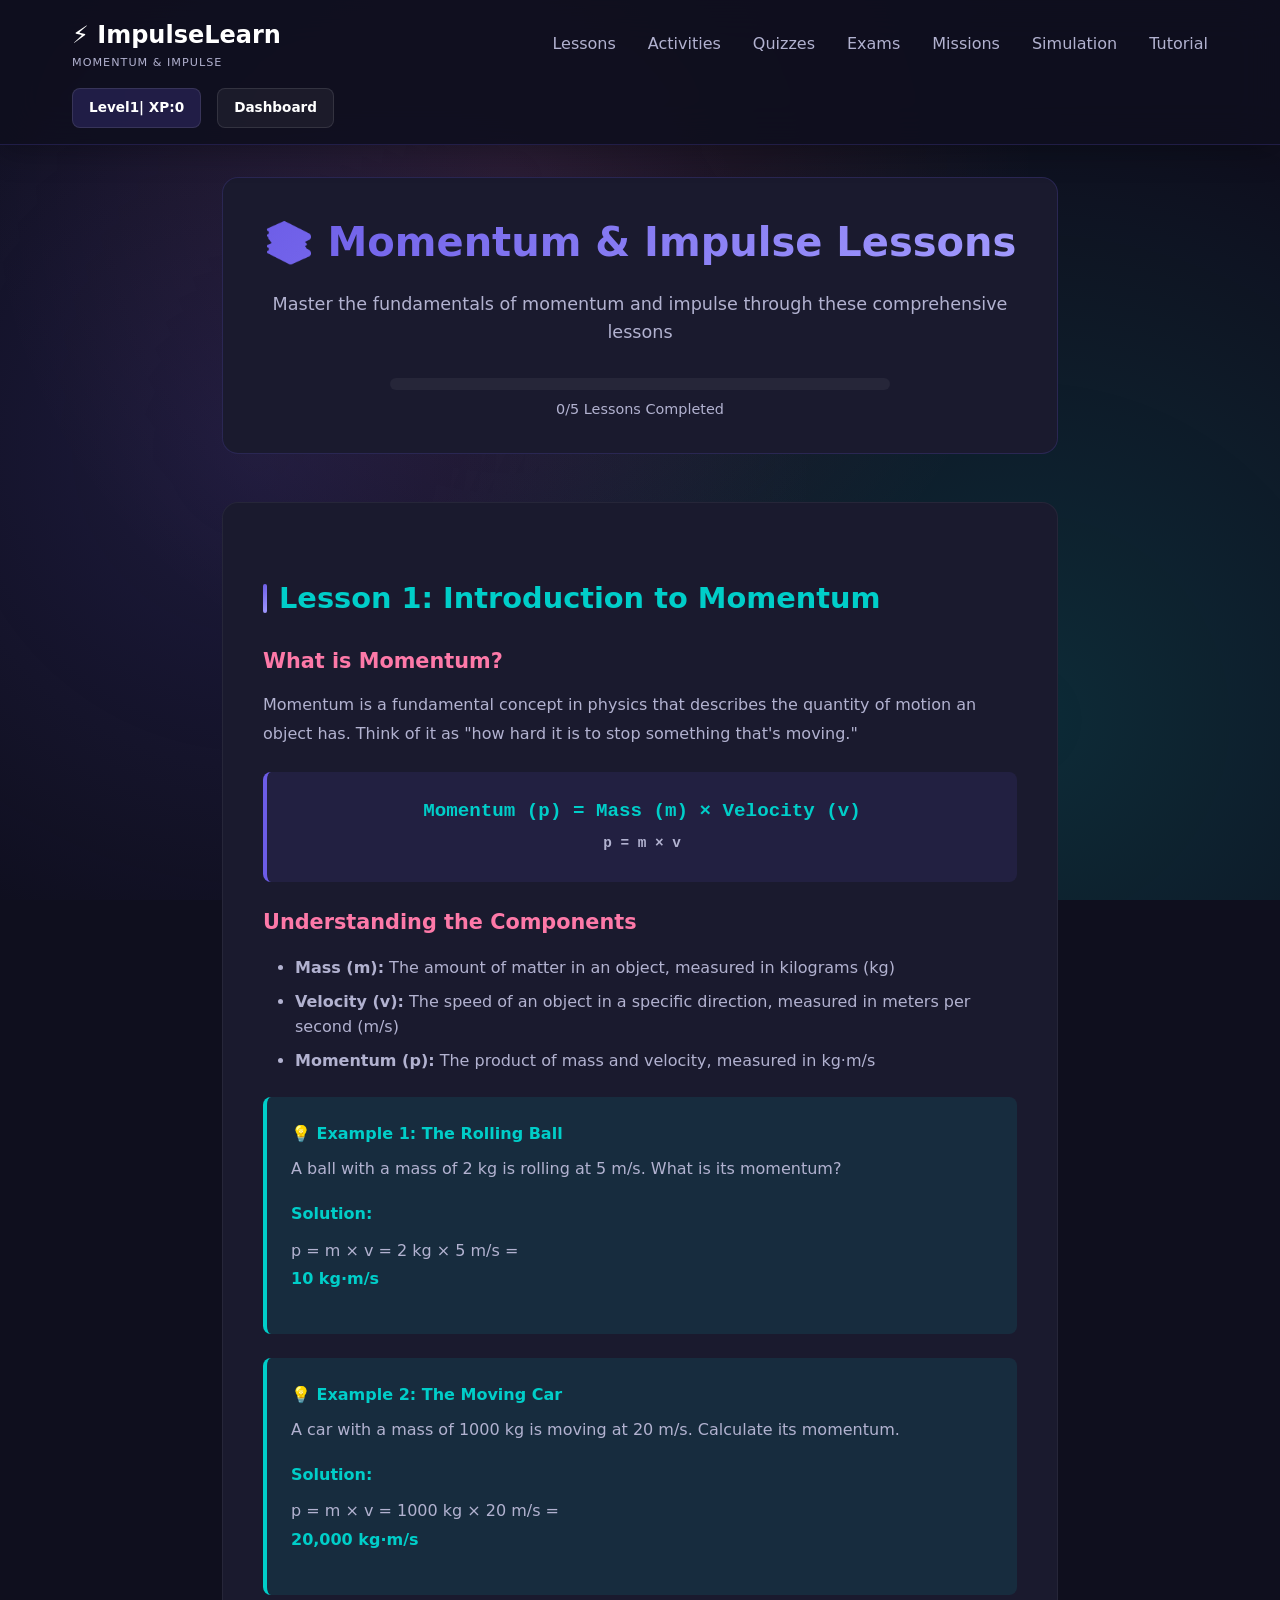
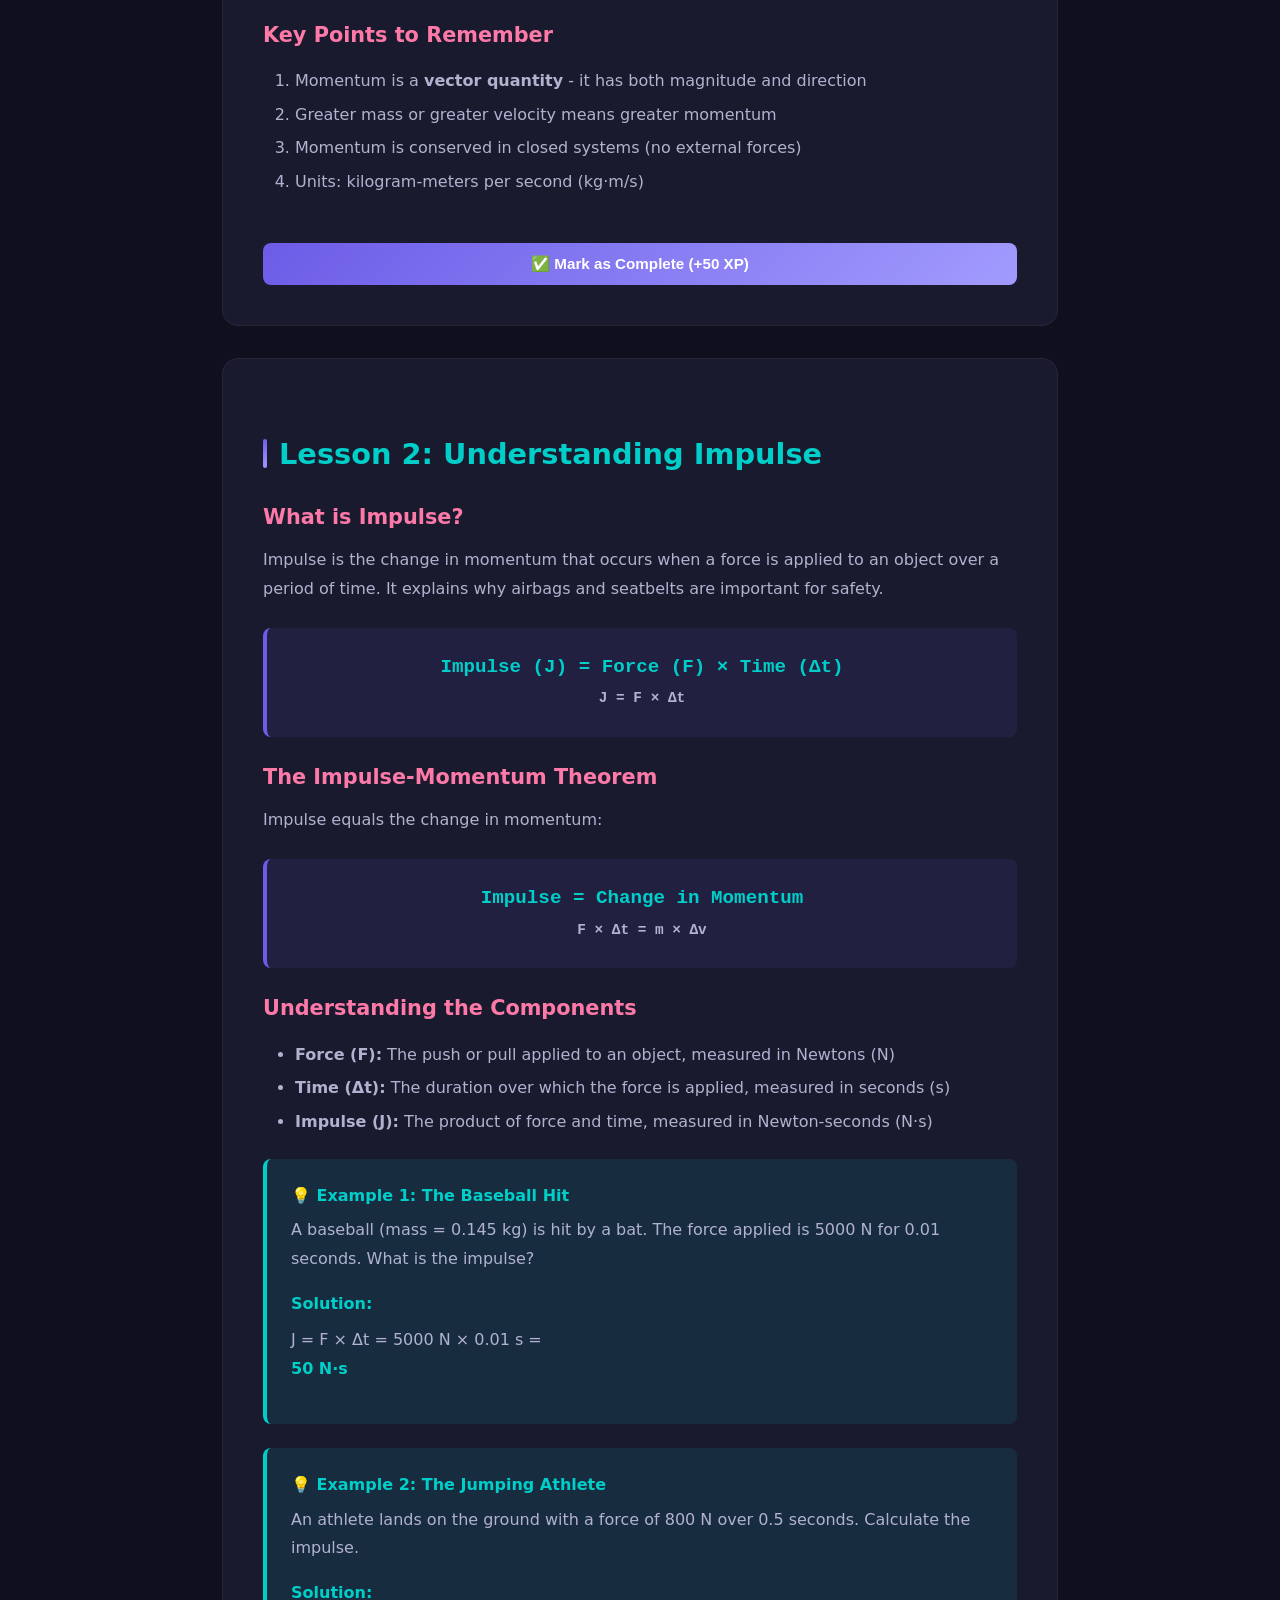
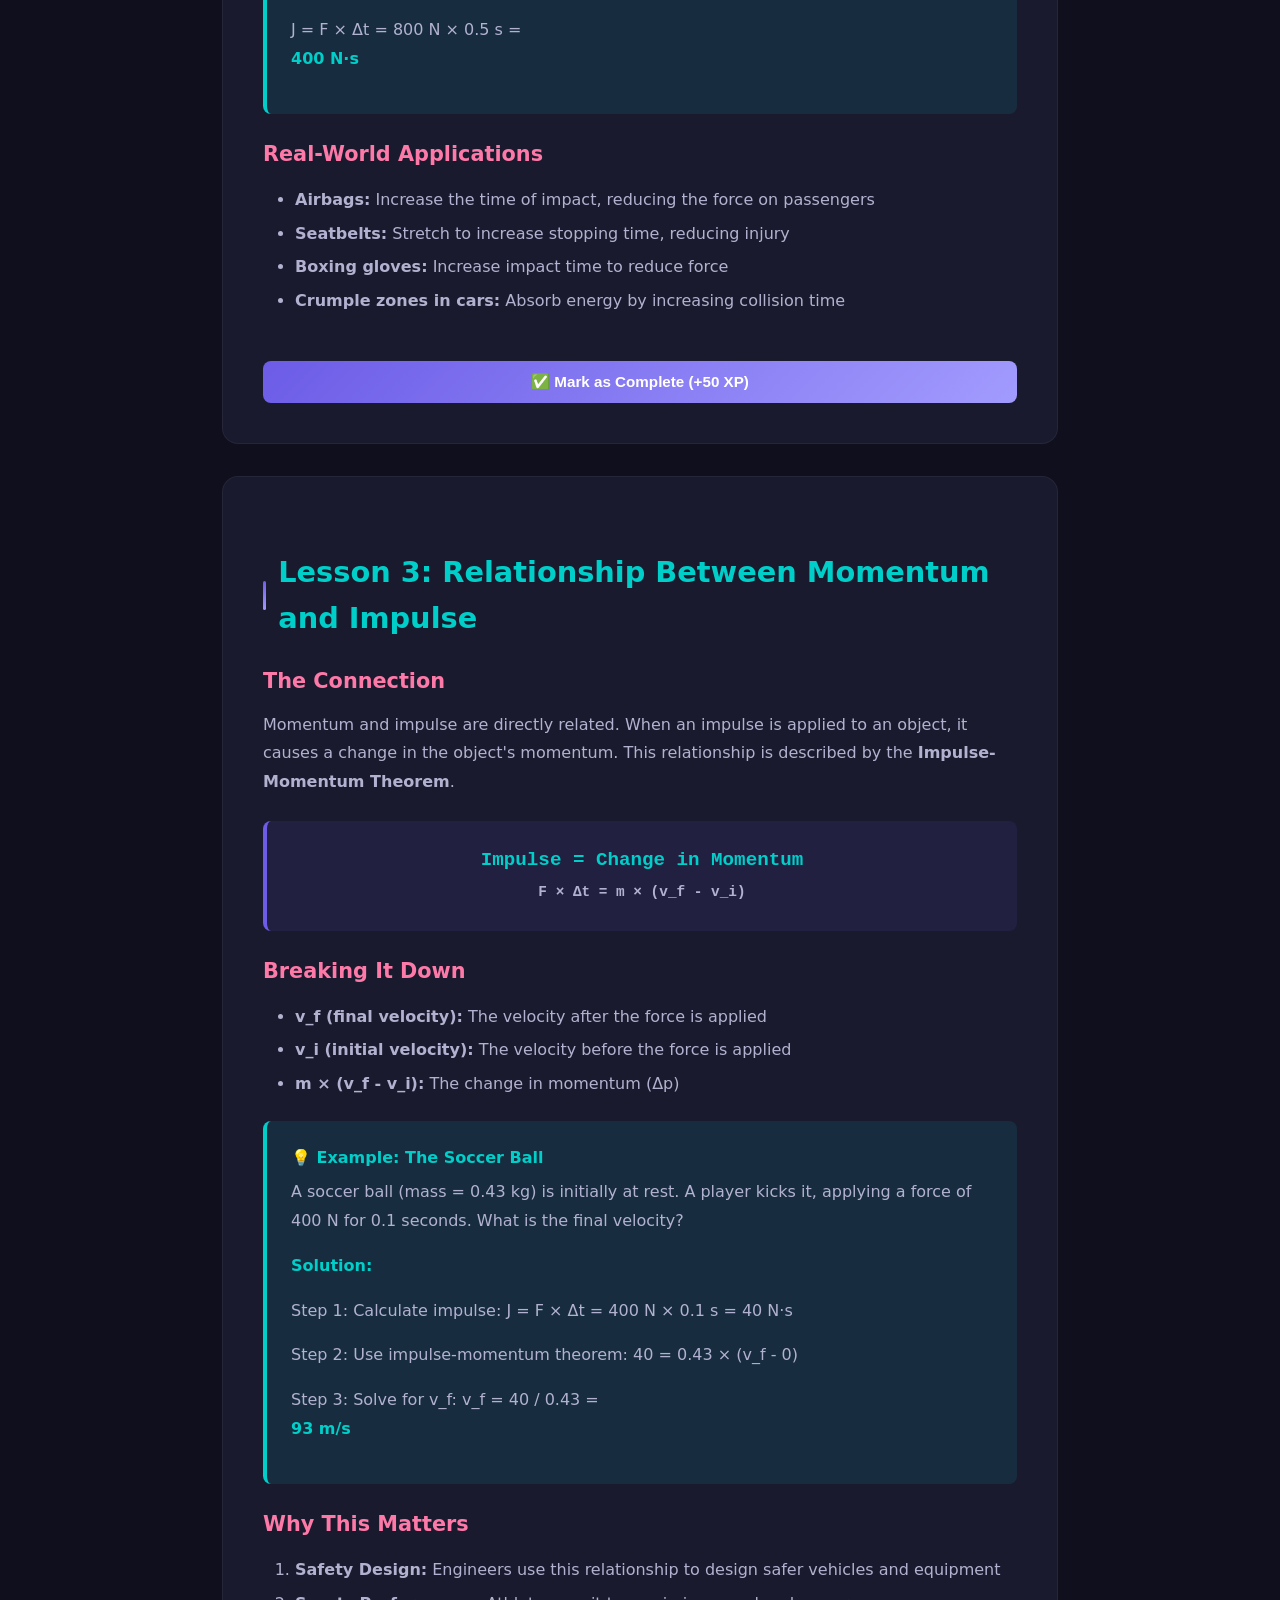
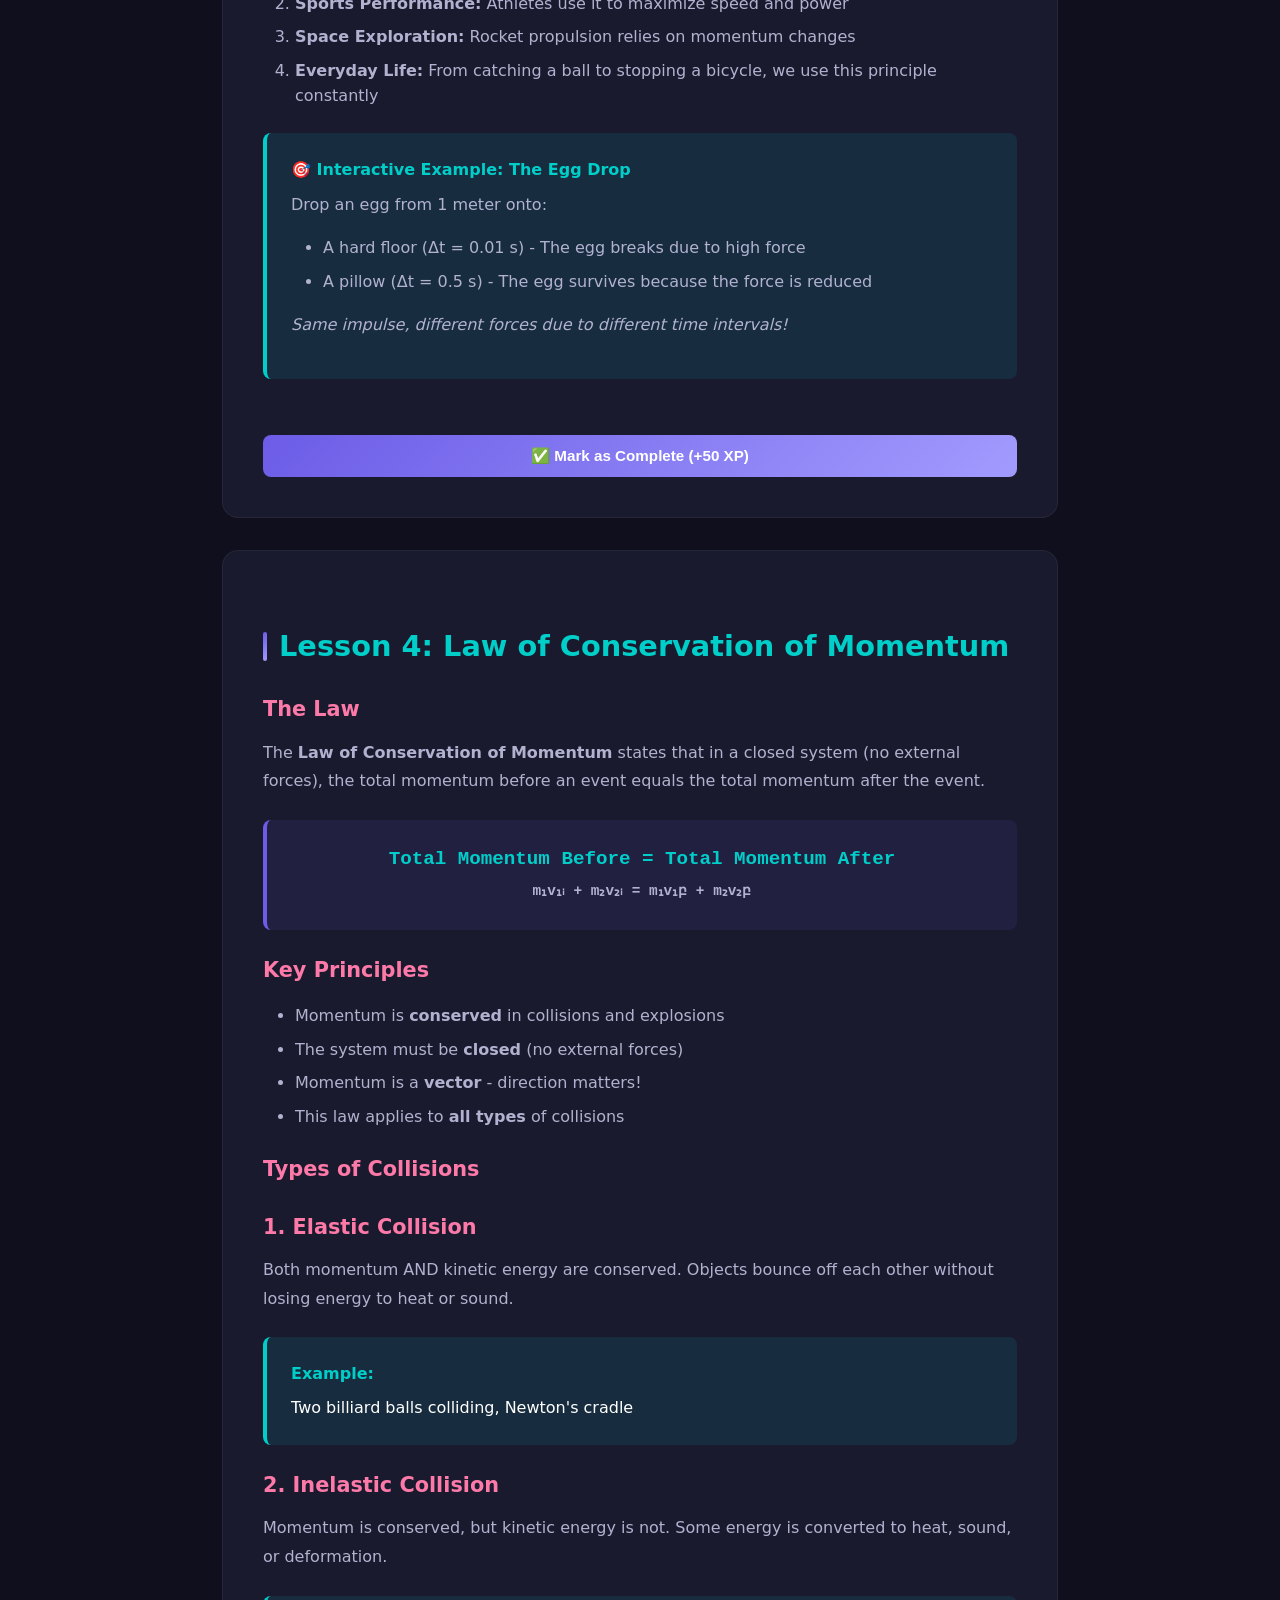
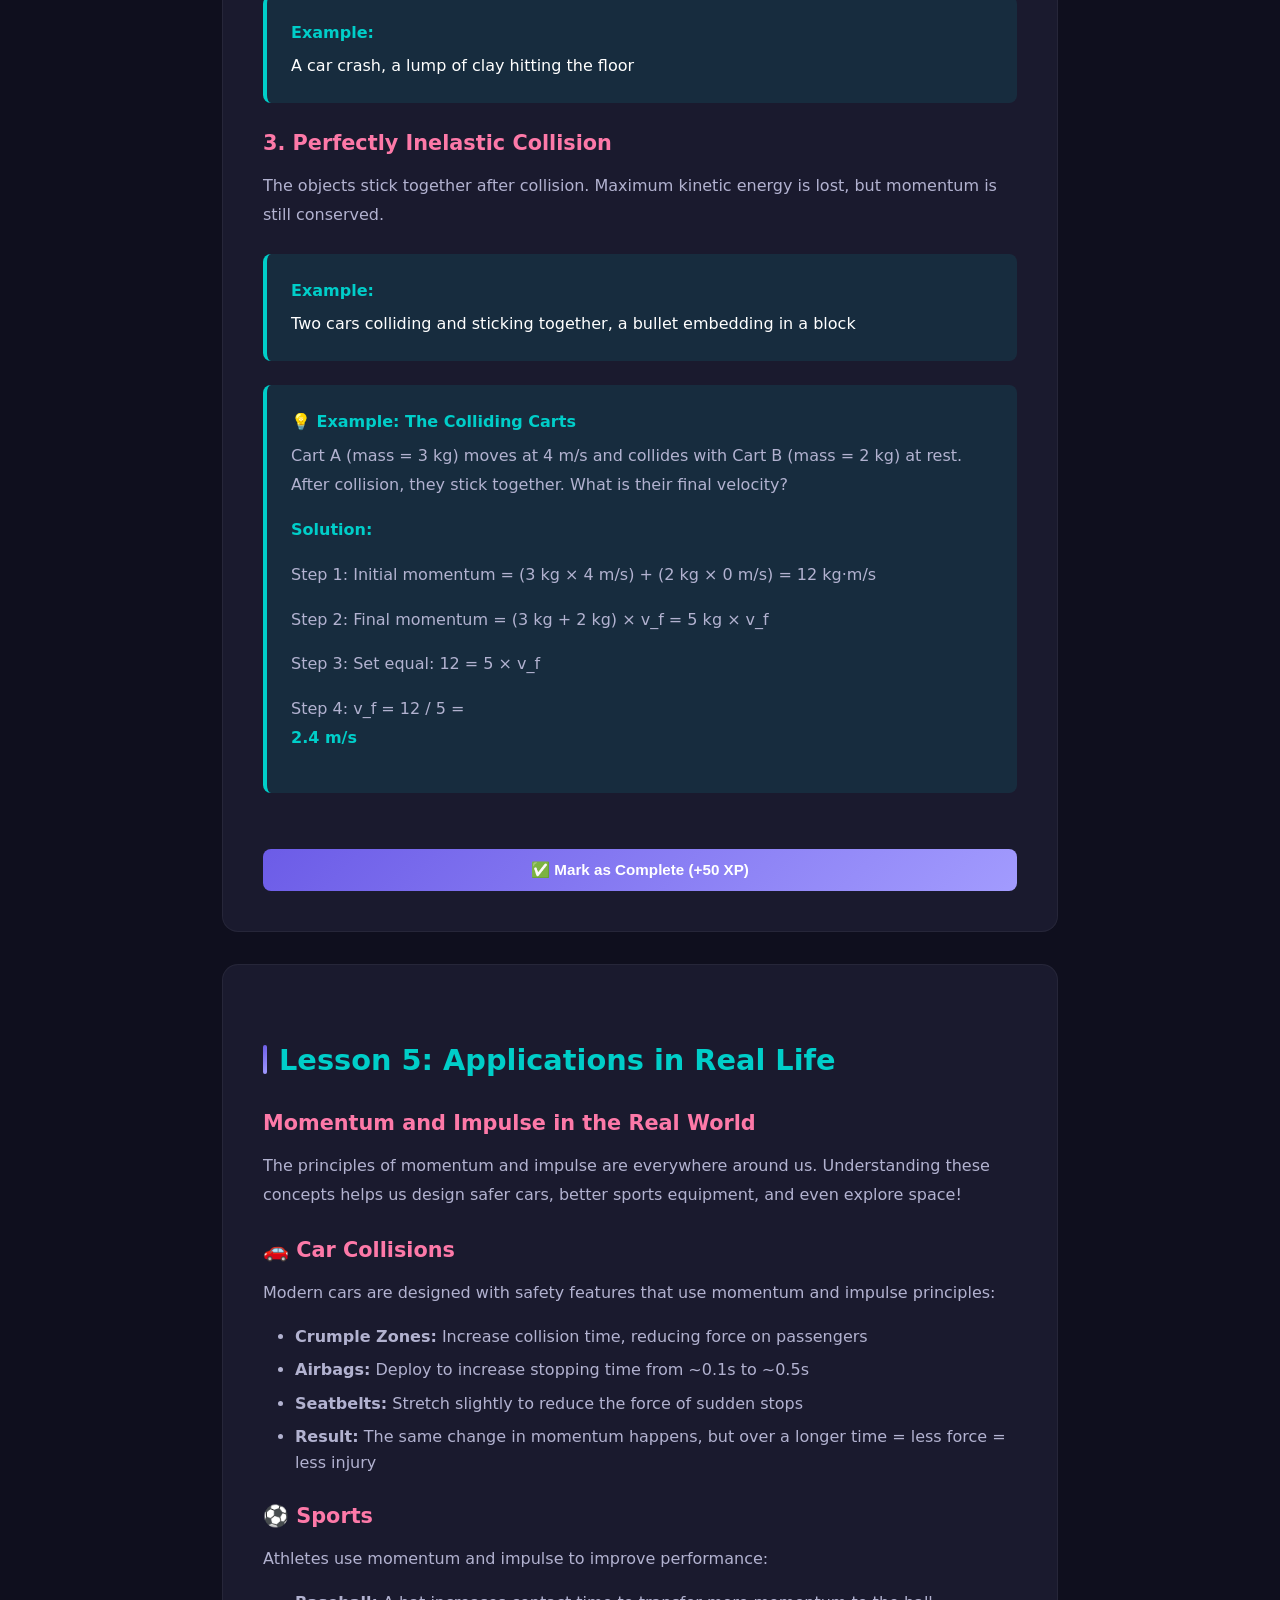
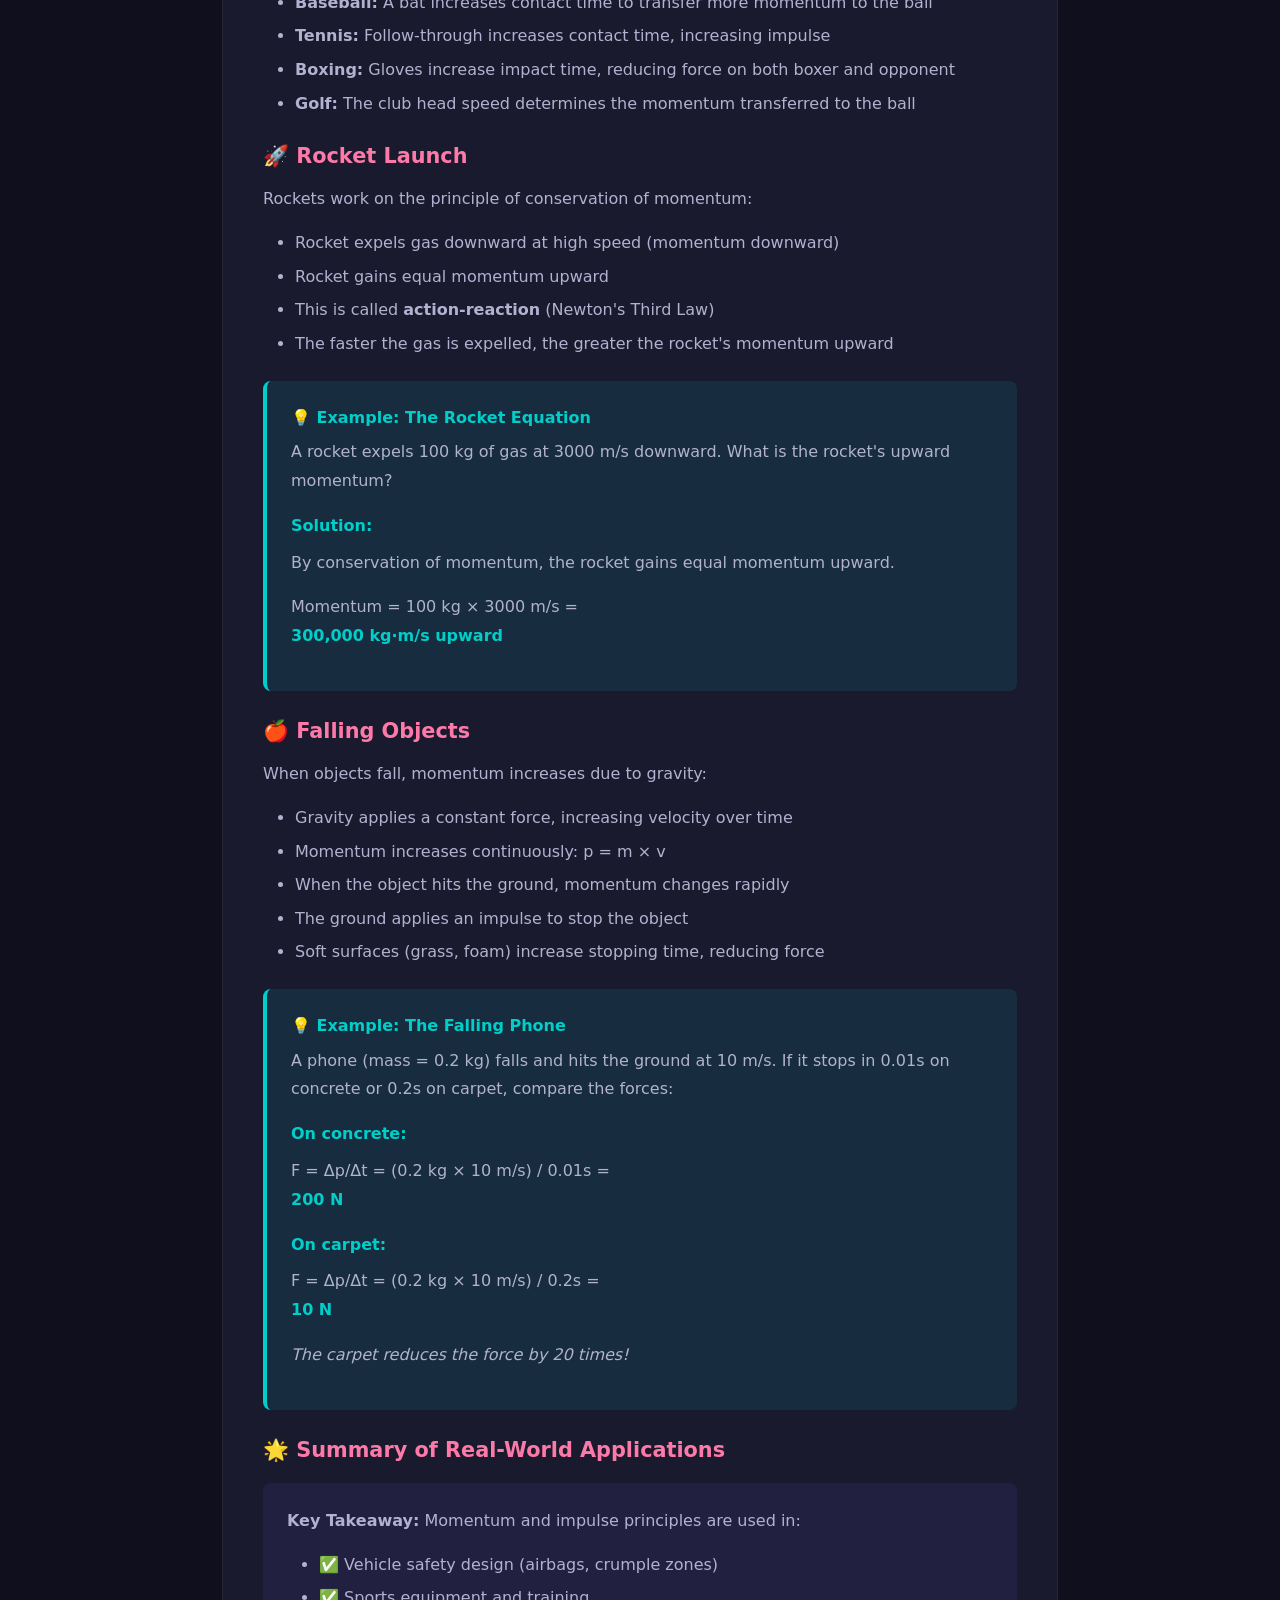
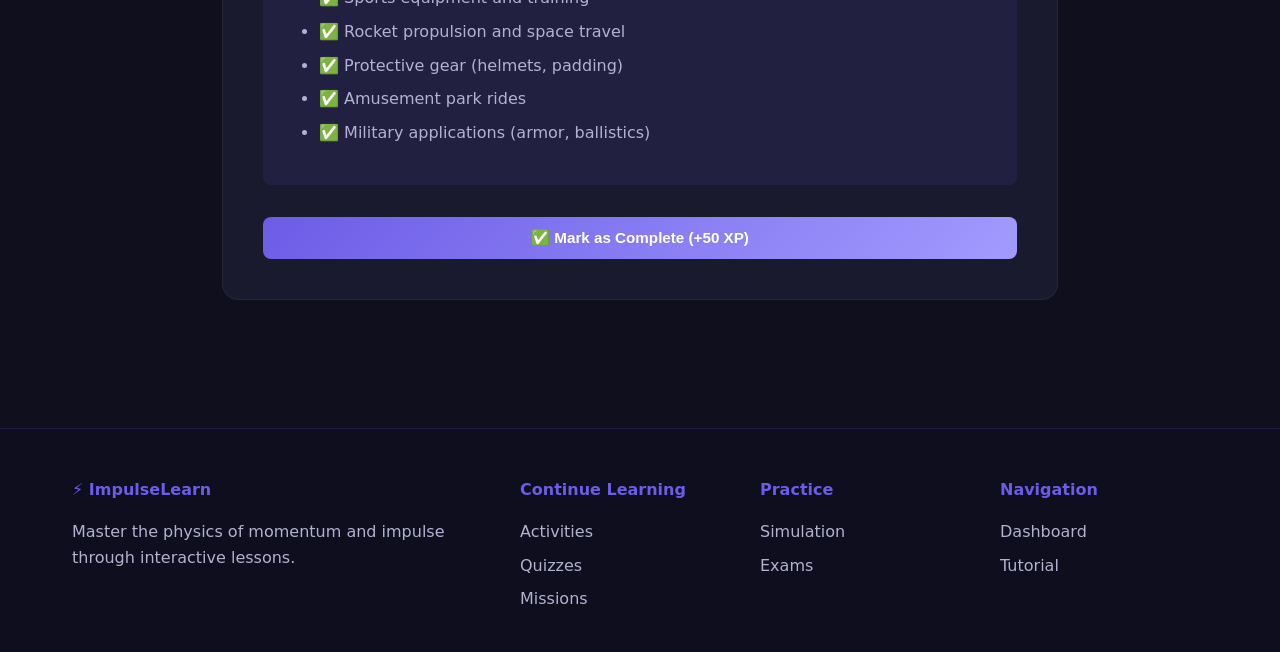
<file: lessons.html>
<!DOCTYPE html>
<html lang="en">
<head>
    <meta charset="UTF-8">
    <meta name="viewport" content="width=device-width, initial-scale=1.0">
    <title>Lessons - ImpulseLearn</title>
    <link rel="stylesheet" href="impulselearn.css">
</head>
<body>
    <nav class="nav">
        <div class="wrap nav-inner">
            <a class="brand" href="student-dashboard.html">
                <span>⚡ ImpulseLearn<small>Momentum & Impulse</small></span>
            </a>
            <div class="nav-links">
                <a href="lessons.html">Lessons</a>
                <a href="activities.html">Activities</a>
                <a href="quizzes.html">Quizzes</a>
                <a href="exams.html">Exams</a>
                <a href="missions.html">Missions</a>
                <a href="simulation.html">Simulation</a>
                <a href="tutorial.html">Tutorial</a>
            </div>
            <div class="nav-actions">
                <span class="btn sm" style="background: rgba(108, 92, 231, 0.2);">
                    Level <span class="level-value">1</span> | XP: <span class="xp-value">0</span>
                </span>
                <a href="student-dashboard.html" class="btn sm">Dashboard</a>
            </div>
        </div>
    </nav>

    <main class="lesson-container">
        <div class="lesson-header">
            <h1>📚 Momentum & Impulse Lessons</h1>
            <p style="color: var(--text-secondary); font-size: 1.1rem; margin-top: 1rem;">
                Master the fundamentals of momentum and impulse through these comprehensive lessons
            </p>
            <div style="margin-top: 2rem;">
                <div class="progress-container" style="max-width: 500px; margin: 0 auto;">
                    <div class="progress-bar" id="lessonProgress" style="width: 0%;"></div>
                </div>
                <p style="color: var(--text-secondary); margin-top: 0.5rem; font-size: 0.9rem;">
                    <span id="lessonProgressText">0/5 Lessons Completed</span>
                </p>
            </div>
        </div>

        <!-- Lesson 1 -->
        <div class="lesson-content" id="lesson1">
            <h2>Lesson 1: Introduction to Momentum</h2>
            
            <h3>What is Momentum?</h3>
            <p>Momentum is a fundamental concept in physics that describes the quantity of motion an object has. Think of it as "how hard it is to stop something that's moving."</p>
            
            <div class="formula-box">
                Momentum (p) = Mass (m) × Velocity (v)<br>
                <span style="font-size: 0.9rem; color: var(--text-secondary);">p = m × v</span>
            </div>
            
            <h3>Understanding the Components</h3>
            <ul>
                <li><strong>Mass (m):</strong> The amount of matter in an object, measured in kilograms (kg)</li>
                <li><strong>Velocity (v):</strong> The speed of an object in a specific direction, measured in meters per second (m/s)</li>
                <li><strong>Momentum (p):</strong> The product of mass and velocity, measured in kg·m/s</li>
            </ul>
            
            <div class="example-box">
                <strong>💡 Example 1: The Rolling Ball</strong>
                <p>A ball with a mass of 2 kg is rolling at 5 m/s. What is its momentum?</p>
                <p><strong>Solution:</strong> p = m × v = 2 kg × 5 m/s = <strong>10 kg·m/s</strong></p>
            </div>
            
            <div class="example-box">
                <strong>💡 Example 2: The Moving Car</strong>
                <p>A car with a mass of 1000 kg is moving at 20 m/s. Calculate its momentum.</p>
                <p><strong>Solution:</strong> p = m × v = 1000 kg × 20 m/s = <strong>20,000 kg·m/s</strong></p>
            </div>
            
            <h3>Key Points to Remember</h3>
            <ol>
                <li>Momentum is a <strong>vector quantity</strong> - it has both magnitude and direction</li>
                <li>Greater mass or greater velocity means greater momentum</li>
                <li>Momentum is conserved in closed systems (no external forces)</li>
                <li>Units: kilogram-meters per second (kg·m/s)</li>
            </ol>
            
            <button class="btn primary full" onclick="completeLesson('lesson1')" style="margin-top: 2rem;">
                ✅ Mark as Complete (+50 XP)
            </button>
        </div>

        <!-- Lesson 2 -->
        <div class="lesson-content" id="lesson2">
            <h2>Lesson 2: Understanding Impulse</h2>
            
            <h3>What is Impulse?</h3>
            <p>Impulse is the change in momentum that occurs when a force is applied to an object over a period of time. It explains why airbags and seatbelts are important for safety.</p>
            
            <div class="formula-box">
                Impulse (J) = Force (F) × Time (Δt)<br>
                <span style="font-size: 0.9rem; color: var(--text-secondary);">J = F × Δt</span>
            </div>
            
            <h3>The Impulse-Momentum Theorem</h3>
            <p>Impulse equals the change in momentum:</p>
            <div class="formula-box">
                Impulse = Change in Momentum<br>
                <span style="font-size: 0.9rem; color: var(--text-secondary);">F × Δt = m × Δv</span>
            </div>
            
            <h3>Understanding the Components</h3>
            <ul>
                <li><strong>Force (F):</strong> The push or pull applied to an object, measured in Newtons (N)</li>
                <li><strong>Time (Δt):</strong> The duration over which the force is applied, measured in seconds (s)</li>
                <li><strong>Impulse (J):</strong> The product of force and time, measured in Newton-seconds (N·s)</li>
            </ul>
            
            <div class="example-box">
                <strong>💡 Example 1: The Baseball Hit</strong>
                <p>A baseball (mass = 0.145 kg) is hit by a bat. The force applied is 5000 N for 0.01 seconds. What is the impulse?</p>
                <p><strong>Solution:</strong> J = F × Δt = 5000 N × 0.01 s = <strong>50 N·s</strong></p>
            </div>
            
            <div class="example-box">
                <strong>💡 Example 2: The Jumping Athlete</strong>
                <p>An athlete lands on the ground with a force of 800 N over 0.5 seconds. Calculate the impulse.</p>
                <p><strong>Solution:</strong> J = F × Δt = 800 N × 0.5 s = <strong>400 N·s</strong></p>
            </div>
            
            <h3>Real-World Applications</h3>
            <ul>
                <li><strong>Airbags:</strong> Increase the time of impact, reducing the force on passengers</li>
                <li><strong>Seatbelts:</strong> Stretch to increase stopping time, reducing injury</li>
                <li><strong>Boxing gloves:</strong> Increase impact time to reduce force</li>
                <li><strong>Crumple zones in cars:</strong> Absorb energy by increasing collision time</li>
            </ul>
            
            <button class="btn primary full" onclick="completeLesson('lesson2')" style="margin-top: 2rem;">
                ✅ Mark as Complete (+50 XP)
            </button>
        </div>

        <!-- Lesson 3 -->
        <div class="lesson-content" id="lesson3">
            <h2>Lesson 3: Relationship Between Momentum and Impulse</h2>
            
            <h3>The Connection</h3>
            <p>Momentum and impulse are directly related. When an impulse is applied to an object, it causes a change in the object's momentum. This relationship is described by the <strong>Impulse-Momentum Theorem</strong>.</p>
            
            <div class="formula-box">
                Impulse = Change in Momentum<br>
                <span style="font-size: 0.9rem; color: var(--text-secondary);">F × Δt = m × (v_f - v_i)</span>
            </div>
            
            <h3>Breaking It Down</h3>
            <ul>
                <li><strong>v_f (final velocity):</strong> The velocity after the force is applied</li>
                <li><strong>v_i (initial velocity):</strong> The velocity before the force is applied</li>
                <li><strong>m × (v_f - v_i):</strong> The change in momentum (Δp)</li>
            </ul>
            
            <div class="example-box">
                <strong>💡 Example: The Soccer Ball</strong>
                <p>A soccer ball (mass = 0.43 kg) is initially at rest. A player kicks it, applying a force of 400 N for 0.1 seconds. What is the final velocity?</p>
                <p><strong>Solution:</strong></p>
                <p>Step 1: Calculate impulse: J = F × Δt = 400 N × 0.1 s = 40 N·s</p>
                <p>Step 2: Use impulse-momentum theorem: 40 = 0.43 × (v_f - 0)</p>
                <p>Step 3: Solve for v_f: v_f = 40 / 0.43 = <strong>93 m/s</strong></p>
            </div>
            
            <h3>Why This Matters</h3>
            <ol>
                <li><strong>Safety Design:</strong> Engineers use this relationship to design safer vehicles and equipment</li>
                <li><strong>Sports Performance:</strong> Athletes use it to maximize speed and power</li>
                <li><strong>Space Exploration:</strong> Rocket propulsion relies on momentum changes</li>
                <li><strong>Everyday Life:</strong> From catching a ball to stopping a bicycle, we use this principle constantly</li>
            </ol>
            
            <div class="example-box">
                <strong>🎯 Interactive Example: The Egg Drop</strong>
                <p>Drop an egg from 1 meter onto:</p>
                <ul>
                    <li>A hard floor (Δt = 0.01 s) - The egg breaks due to high force</li>
                    <li>A pillow (Δt = 0.5 s) - The egg survives because the force is reduced</li>
                </ul>
                <p style="margin-top: 1rem;"><em>Same impulse, different forces due to different time intervals!</em></p>
            </div>
            
            <button class="btn primary full" onclick="completeLesson('lesson3')" style="margin-top: 2rem;">
                ✅ Mark as Complete (+50 XP)
            </button>
        </div>

        <!-- Lesson 4 -->
        <div class="lesson-content" id="lesson4">
            <h2>Lesson 4: Law of Conservation of Momentum</h2>
            
            <h3>The Law</h3>
            <p>The <strong>Law of Conservation of Momentum</strong> states that in a closed system (no external forces), the total momentum before an event equals the total momentum after the event.</p>
            
            <div class="formula-box">
                Total Momentum Before = Total Momentum After<br>
                <span style="font-size: 0.9rem; color: var(--text-secondary);">m₁v₁ᵢ + m₂v₂ᵢ = m₁v₁բ + m₂v₂բ</span>
            </div>
            
            <h3>Key Principles</h3>
            <ul>
                <li>Momentum is <strong>conserved</strong> in collisions and explosions</li>
                <li>The system must be <strong>closed</strong> (no external forces)</li>
                <li>Momentum is a <strong>vector</strong> - direction matters!</li>
                <li>This law applies to <strong>all types</strong> of collisions</li>
            </ul>
            
            <h3>Types of Collisions</h3>
            
            <h3>1. Elastic Collision</h3>
            <p>Both momentum AND kinetic energy are conserved. Objects bounce off each other without losing energy to heat or sound.</p>
            <div class="example-box">
                <strong>Example:</strong> Two billiard balls colliding, Newton's cradle
            </div>
            
            <h3>2. Inelastic Collision</h3>
            <p>Momentum is conserved, but kinetic energy is not. Some energy is converted to heat, sound, or deformation.</p>
            <div class="example-box">
                <strong>Example:</strong> A car crash, a lump of clay hitting the floor
            </div>
            
            <h3>3. Perfectly Inelastic Collision</h3>
            <p>The objects stick together after collision. Maximum kinetic energy is lost, but momentum is still conserved.</p>
            <div class="example-box">
                <strong>Example:</strong> Two cars colliding and sticking together, a bullet embedding in a block
            </div>
            
            <div class="example-box">
                <strong>💡 Example: The Colliding Carts</strong>
                <p>Cart A (mass = 3 kg) moves at 4 m/s and collides with Cart B (mass = 2 kg) at rest. After collision, they stick together. What is their final velocity?</p>
                <p><strong>Solution:</strong></p>
                <p>Step 1: Initial momentum = (3 kg × 4 m/s) + (2 kg × 0 m/s) = 12 kg·m/s</p>
                <p>Step 2: Final momentum = (3 kg + 2 kg) × v_f = 5 kg × v_f</p>
                <p>Step 3: Set equal: 12 = 5 × v_f</p>
                <p>Step 4: v_f = 12 / 5 = <strong>2.4 m/s</strong></p>
            </div>
            
            <button class="btn primary full" onclick="completeLesson('lesson4')" style="margin-top: 2rem;">
                ✅ Mark as Complete (+50 XP)
            </button>
        </div>

        <!-- Lesson 5 -->
        <div class="lesson-content" id="lesson5">
            <h2>Lesson 5: Applications in Real Life</h2>
            
            <h3>Momentum and Impulse in the Real World</h3>
            <p>The principles of momentum and impulse are everywhere around us. Understanding these concepts helps us design safer cars, better sports equipment, and even explore space!</p>
            
            <h3>🚗 Car Collisions</h3>
            <p>Modern cars are designed with safety features that use momentum and impulse principles:</p>
            <ul>
                <li><strong>Crumple Zones:</strong> Increase collision time, reducing force on passengers</li>
                <li><strong>Airbags:</strong> Deploy to increase stopping time from ~0.1s to ~0.5s</li>
                <li><strong>Seatbelts:</strong> Stretch slightly to reduce the force of sudden stops</li>
                <li><strong>Result:</strong> The same change in momentum happens, but over a longer time = less force = less injury</li>
            </ul>
            
            <h3>⚽ Sports</h3>
            <p>Athletes use momentum and impulse to improve performance:</p>
            <ul>
                <li><strong>Baseball:</strong> A bat increases contact time to transfer more momentum to the ball</li>
                <li><strong>Tennis:</strong> Follow-through increases contact time, increasing impulse</li>
                <li><strong>Boxing:</strong> Gloves increase impact time, reducing force on both boxer and opponent</li>
                <li><strong>Golf:</strong> The club head speed determines the momentum transferred to the ball</li>
            </ul>
            
            <h3>🚀 Rocket Launch</h3>
            <p>Rockets work on the principle of conservation of momentum:</p>
            <ul>
                <li>Rocket expels gas downward at high speed (momentum downward)</li>
                <li>Rocket gains equal momentum upward</li>
                <li>This is called <strong>action-reaction</strong> (Newton's Third Law)</li>
                <li>The faster the gas is expelled, the greater the rocket's momentum upward</li>
            </ul>
            
            <div class="example-box">
                <strong>💡 Example: The Rocket Equation</strong>
                <p>A rocket expels 100 kg of gas at 3000 m/s downward. What is the rocket's upward momentum?</p>
                <p><strong>Solution:</strong> By conservation of momentum, the rocket gains equal momentum upward.</p>
                <p>Momentum = 100 kg × 3000 m/s = <strong>300,000 kg·m/s upward</strong></p>
            </div>
            
            <h3>🍎 Falling Objects</h3>
            <p>When objects fall, momentum increases due to gravity:</p>
            <ul>
                <li>Gravity applies a constant force, increasing velocity over time</li>
                <li>Momentum increases continuously: p = m × v</li>
                <li>When the object hits the ground, momentum changes rapidly</li>
                <li>The ground applies an impulse to stop the object</li>
                <li>Soft surfaces (grass, foam) increase stopping time, reducing force</li>
            </ul>
            
            <div class="example-box">
                <strong>💡 Example: The Falling Phone</strong>
                <p>A phone (mass = 0.2 kg) falls and hits the ground at 10 m/s. If it stops in 0.01s on concrete or 0.2s on carpet, compare the forces:</p>
                <p><strong>On concrete:</strong> F = Δp/Δt = (0.2 kg × 10 m/s) / 0.01s = <strong>200 N</strong></p>
                <p><strong>On carpet:</strong> F = Δp/Δt = (0.2 kg × 10 m/s) / 0.2s = <strong>10 N</strong></p>
                <p style="margin-top: 0.5rem;"><em>The carpet reduces the force by 20 times!</em></p>
            </div>
            
            <h3>🌟 Summary of Real-World Applications</h3>
            <div style="background: rgba(108, 92, 231, 0.1); padding: 1.5rem; border-radius: 8px; margin-top: 1rem;">
                <p><strong>Key Takeaway:</strong> Momentum and impulse principles are used in:</p>
                <ul style="margin-top: 1rem;">
                    <li>✅ Vehicle safety design (airbags, crumple zones)</li>
                    <li>✅ Sports equipment and training</li>
                    <li>✅ Rocket propulsion and space travel</li>
                    <li>✅ Protective gear (helmets, padding)</li>
                    <li>✅ Amusement park rides</li>
                    <li>✅ Military applications (armor, ballistics)</li>
                </ul>
            </div>
            
            <button class="btn primary full" onclick="completeLesson('lesson5')" style="margin-top: 2rem;">
                ✅ Mark as Complete (+50 XP)
            </button>
        </div>
    </main>

    <footer class="footer">
        <div class="wrap footer-grid">
            <div>
                <strong>⚡ ImpulseLearn</strong>
                <p style="color: var(--text-secondary);">Master the physics of momentum and impulse through interactive lessons.</p>
            </div>
            <div>
                <strong>Continue Learning</strong>
                <a href="activities.html">Activities</a>
                <a href="quizzes.html">Quizzes</a>
                <a href="missions.html">Missions</a>
            </div>
            <div>
                <strong>Practice</strong>
                <a href="simulation.html">Simulation</a>
                <a href="exams.html">Exams</a>
            </div>
            <div>
                <strong>Navigation</strong>
                <a href="student-dashboard.html">Dashboard</a>
                <a href="tutorial.html">Tutorial</a>
            </div>
        </div>
    </footer>

    <script src="impulselearn.js"></script>
    <script>
        // Track lesson progress
        function completeLesson(lessonId) {
            if (!AppState.completedMissions.includes(lessonId)) {
                AppState.completedMissions.push(lessonId);
                saveUserProgress();
                addXP(50);
                updateLessonProgress();
                showNotification('🎉 Lesson Complete! +50 XP', 'success');
                
                // Visual feedback
                const lesson = document.getElementById(lessonId);
                lesson.style.borderColor = 'rgba(0, 184, 148, 0.5)';
                lesson.style.background = 'rgba(0, 184, 148, 0.05)';
            }
        }

        function updateLessonProgress() {
            const totalLessons = 5;
            const completed = AppState.completedMissions.filter(m => m.startsWith('lesson')).length;
            const percentage = (completed / totalLessons) * 100;
            
            const progressBar = document.getElementById('lessonProgress');
            if (progressBar) {
                progressBar.style.width = percentage + '%';
            }
            
            const progressText = document.getElementById('lessonProgressText');
            if (progressText) {
                progressText.textContent = `${completed}/${totalLessons} Lessons Completed`;
            }
        }

        document.addEventListener('DOMContentLoaded', () => {
            updateLessonProgress();
            
            // Mark completed lessons
            AppState.completedMissions.forEach(missionId => {
                if (missionId.startsWith('lesson')) {
                    const lesson = document.getElementById(missionId);
                    if (lesson) {
                        lesson.style.borderColor = 'rgba(0, 184, 148, 0.5)';
                        lesson.style.background = 'rgba(0, 184, 148, 0.05)';
                    }
                }
            });
        });
    </script>
</body>
</html>
</file>
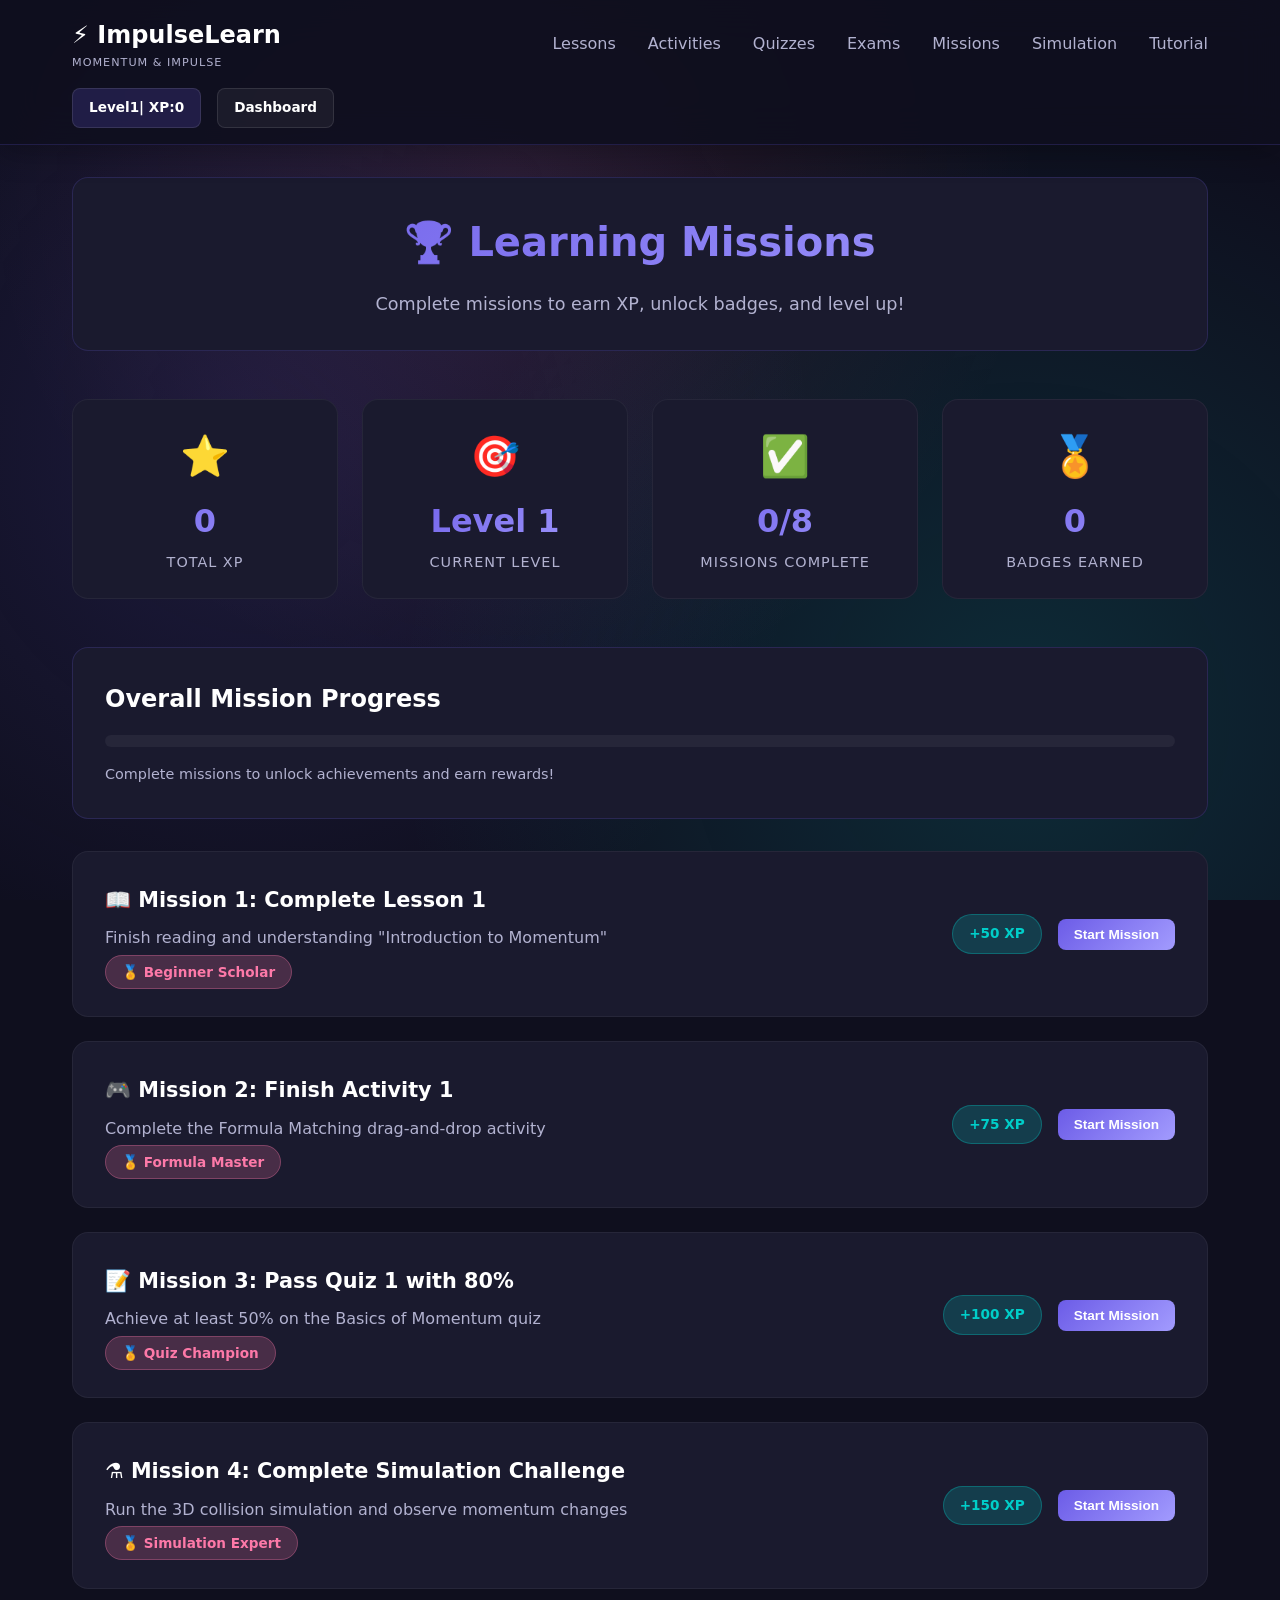
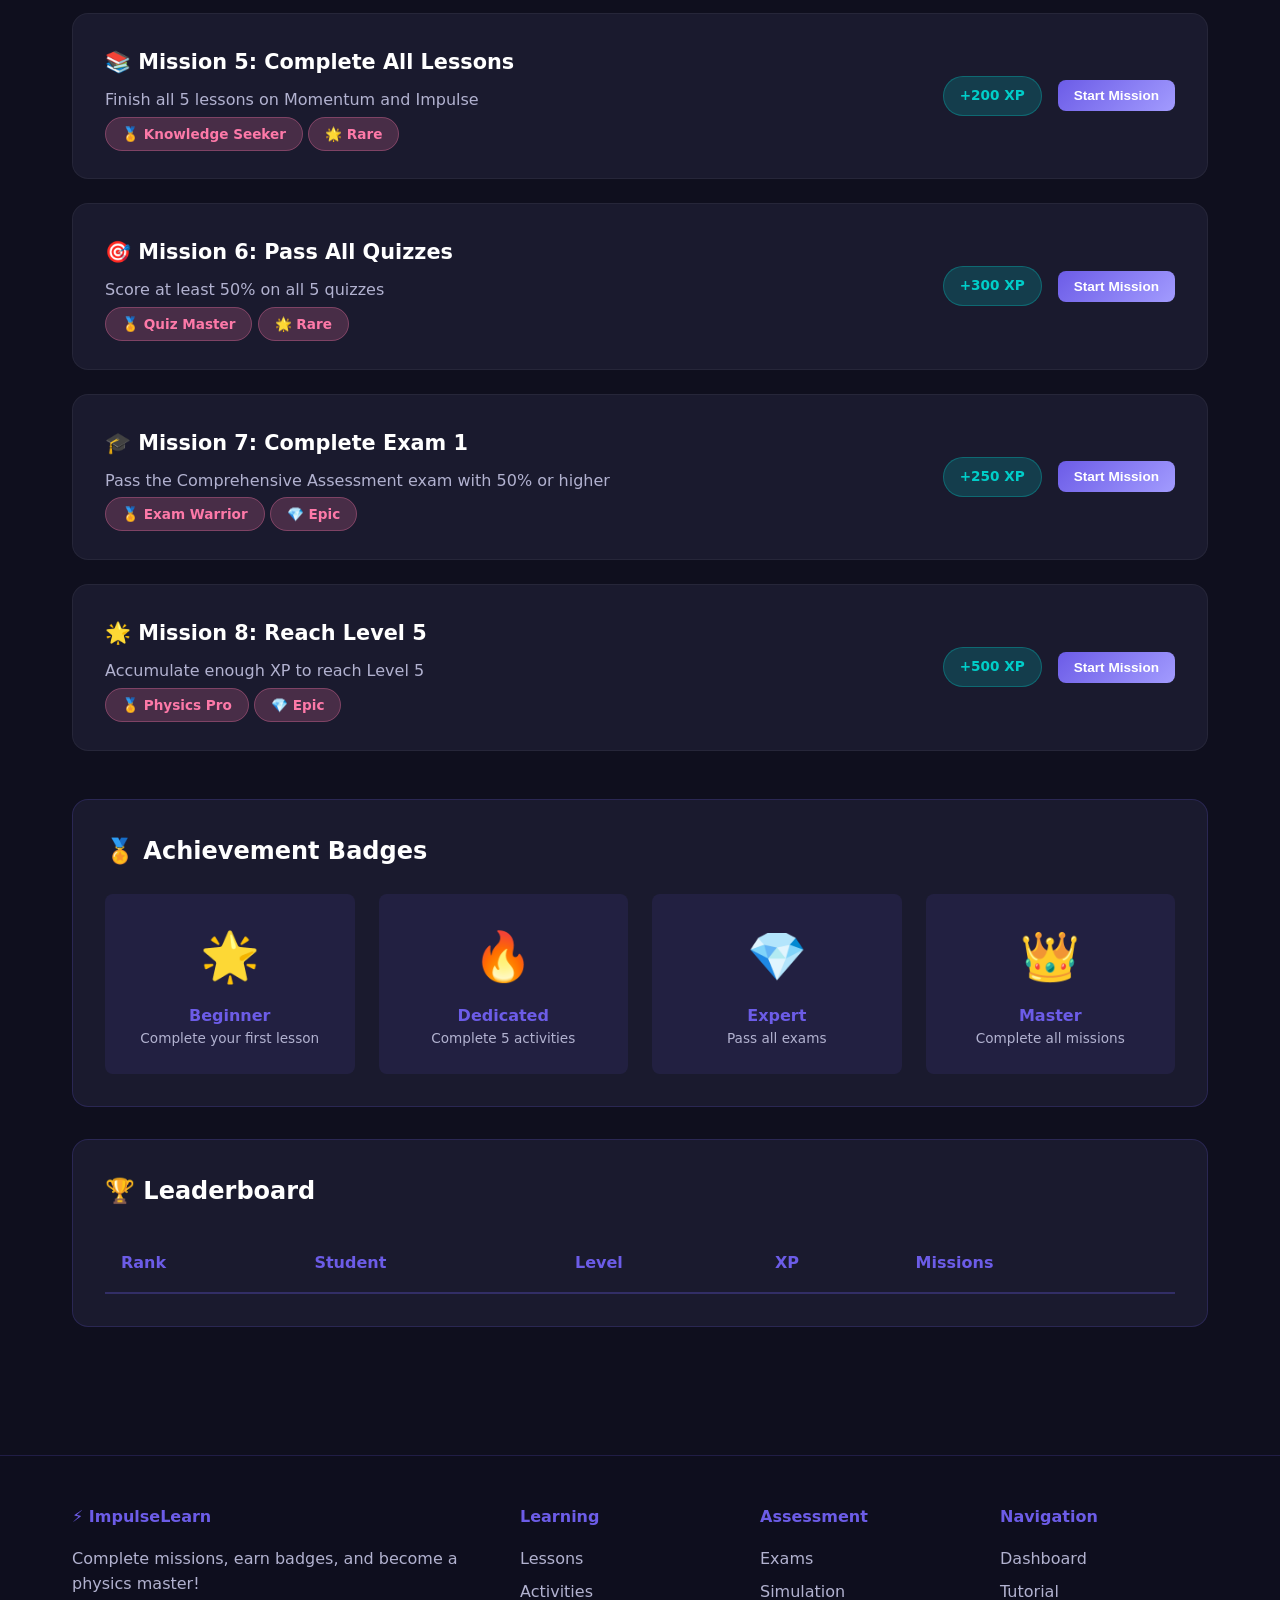
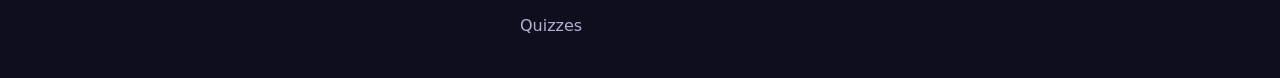
<file: missions.html>
<!DOCTYPE html>
<html lang="en">
<head>
    <meta charset="UTF-8">
    <meta name="viewport" content="width=device-width, initial-scale=1.0">
    <title>Missions - ImpulseLearn</title>
    <link rel="stylesheet" href="impulselearn.css">
</head>
<body>
    <nav class="nav">
        <div class="wrap nav-inner">
            <a class="brand" href="student-dashboard.html">
                <span>⚡ ImpulseLearn<small>Momentum & Impulse</small></span>
            </a>
            <div class="nav-links">
                <a href="lessons.html">Lessons</a>
                <a href="activities.html">Activities</a>
                <a href="quizzes.html">Quizzes</a>
                <a href="exams.html">Exams</a>
                <a href="missions.html">Missions</a>
                <a href="simulation.html">Simulation</a>
                <a href="tutorial.html">Tutorial</a>
            </div>
            <div class="nav-actions">
                <span class="btn sm" style="background: rgba(108, 92, 231, 0.2);">
                    Level <span class="level-value">1</span> | XP: <span class="xp-value">0</span>
                </span>
                <a href="student-dashboard.html" class="btn sm">Dashboard</a>
            </div>
        </div>
    </nav>

    <main class="mission-container">
        <div class="lesson-header">
            <h1>🏆 Learning Missions</h1>
            <p style="color: var(--text-secondary); font-size: 1.1rem; margin-top: 1rem;">
                Complete missions to earn XP, unlock badges, and level up!
            </p>
        </div>

        <!-- Mission Stats -->
        <div class="mission-stats">
            <div class="stat-card">
                <div class="stat-icon">⭐</div>
                <div class="stat-value"><span class="xp-value">0</span></div>
                <div class="stat-label">Total XP</div>
            </div>
            <div class="stat-card">
                <div class="stat-icon">🎯</div>
                <div class="stat-value">Level <span class="level-value">1</span></div>
                <div class="stat-label">Current Level</div>
            </div>
            <div class="stat-card">
                <div class="stat-icon">✅</div>
                <div class="stat-value" id="missionProgressText">0/8</div>
                <div class="stat-label">Missions Complete</div>
            </div>
            <div class="stat-card">
                <div class="stat-icon">🏅</div>
                <div class="stat-value" id="badgeCount">0</div>
                <div class="stat-label">Badges Earned</div>
            </div>
        </div>

        <!-- Overall Progress -->
        <div class="welcome-card" style="margin-bottom: 2rem;">
            <h2 style="margin-bottom: 1rem;">Overall Mission Progress</h2>
            <div class="progress-container">
                <div class="progress-bar" id="missionProgress" style="width: 0%;"></div>
            </div>
            <p style="color: var(--text-secondary); margin-top: 0.5rem; font-size: 0.9rem;">
                Complete missions to unlock achievements and earn rewards!
            </p>
        </div>

        <!-- Mission 1 -->
        <div class="mission-card" id="mission-1">
            <div class="mission-info">
                <h3>📖 Mission 1: Complete Lesson 1</h3>
                <p>Finish reading and understanding "Introduction to Momentum"</p>
                <div style="margin-top: 0.5rem;">
                    <span class="reward-badge">🏅 Beginner Scholar</span>
                </div>
            </div>
            <div class="mission-reward">
                <span class="reward-xp">+50 XP</span>
                <button class="btn primary sm" onclick="completeMission('mission-1')">Start Mission</button>
            </div>
        </div>

        <!-- Mission 2 -->
        <div class="mission-card" id="mission-2">
            <div class="mission-info">
                <h3>🎮 Mission 2: Finish Activity 1</h3>
                <p>Complete the Formula Matching drag-and-drop activity</p>
                <div style="margin-top: 0.5rem;">
                    <span class="reward-badge">🏅 Formula Master</span>
                </div>
            </div>
            <div class="mission-reward">
                <span class="reward-xp">+75 XP</span>
                <button class="btn primary sm" onclick="completeMission('mission-2')">Start Mission</button>
            </div>
        </div>

        <!-- Mission 3 -->
        <div class="mission-card" id="mission-3">
            <div class="mission-info">
                <h3>📝 Mission 3: Pass Quiz 1 with 80%</h3>
                <p>Achieve at least 50% on the Basics of Momentum quiz</p>
                <div style="margin-top: 0.5rem;">
                    <span class="reward-badge">🏅 Quiz Champion</span>
                </div>
            </div>
            <div class="mission-reward">
                <span class="reward-xp">+100 XP</span>
                <button class="btn primary sm" onclick="completeMission('mission-3')">Start Mission</button>
            </div>
        </div>

        <!-- Mission 4 -->
        <div class="mission-card" id="mission-4">
            <div class="mission-info">
                <h3>⚗️ Mission 4: Complete Simulation Challenge</h3>
                <p>Run the 3D collision simulation and observe momentum changes</p>
                <div style="margin-top: 0.5rem;">
                    <span class="reward-badge">🏅 Simulation Expert</span>
                </div>
            </div>
            <div class="mission-reward">
                <span class="reward-xp">+150 XP</span>
                <button class="btn primary sm" onclick="completeMission('mission-4')">Start Mission</button>
            </div>
        </div>

        <!-- Mission 5 -->
        <div class="mission-card" id="mission-5">
            <div class="mission-info">
                <h3>📚 Mission 5: Complete All Lessons</h3>
                <p>Finish all 5 lessons on Momentum and Impulse</p>
                <div style="margin-top: 0.5rem;">
                    <span class="reward-badge">🏅 Knowledge Seeker</span>
                    <span class="reward-badge">🌟 Rare</span>
                </div>
            </div>
            <div class="mission-reward">
                <span class="reward-xp">+200 XP</span>
                <button class="btn primary sm" onclick="completeMission('mission-5')">Start Mission</button>
            </div>
        </div>

        <!-- Mission 6 -->
        <div class="mission-card" id="mission-6">
            <div class="mission-info">
                <h3>🎯 Mission 6: Pass All Quizzes</h3>
                <p>Score at least 50% on all 5 quizzes</p>
                <div style="margin-top: 0.5rem;">
                    <span class="reward-badge">🏅 Quiz Master</span>
                    <span class="reward-badge">🌟 Rare</span>
                </div>
            </div>
            <div class="mission-reward">
                <span class="reward-xp">+300 XP</span>
                <button class="btn primary sm" onclick="completeMission('mission-6')">Start Mission</button>
            </div>
        </div>

        <!-- Mission 7 -->
        <div class="mission-card" id="mission-7">
            <div class="mission-info">
                <h3>🎓 Mission 7: Complete Exam 1</h3>
                <p>Pass the Comprehensive Assessment exam with 50% or higher</p>
                <div style="margin-top: 0.5rem;">
                    <span class="reward-badge">🏅 Exam Warrior</span>
                    <span class="reward-badge">💎 Epic</span>
                </div>
            </div>
            <div class="mission-reward">
                <span class="reward-xp">+250 XP</span>
                <button class="btn primary sm" onclick="completeMission('mission-7')">Start Mission</button>
            </div>
        </div>

        <!-- Mission 8 -->
        <div class="mission-card" id="mission-8">
            <div class="mission-info">
                <h3>🌟 Mission 8: Reach Level 5</h3>
                <p>Accumulate enough XP to reach Level 5</p>
                <div style="margin-top: 0.5rem;">
                    <span class="reward-badge">🏅 Physics Pro</span>
                    <span class="reward-badge">💎 Epic</span>
                </div>
            </div>
            <div class="mission-reward">
                <span class="reward-xp">+500 XP</span>
                <button class="btn primary sm" onclick="completeMission('mission-8')">Start Mission</button>
            </div>
        </div>

        <!-- Achievement Badges Section -->
        <div class="welcome-card" style="margin-top: 3rem;">
            <h2 style="margin-bottom: 1.5rem;">🏅 Achievement Badges</h2>
            <div class="grid-4">
                <div style="text-align: center; padding: 1.5rem; background: rgba(108, 92, 231, 0.1); border-radius: 8px;">
                    <div style="font-size: 3rem; margin-bottom: 0.5rem;">🌟</div>
                    <h4 style="color: var(--primary);">Beginner</h4>
                    <p style="color: var(--text-secondary); font-size: 0.85rem;">Complete your first lesson</p>
                </div>
                <div style="text-align: center; padding: 1.5rem; background: rgba(108, 92, 231, 0.1); border-radius: 8px;">
                    <div style="font-size: 3rem; margin-bottom: 0.5rem;">🔥</div>
                    <h4 style="color: var(--primary);">Dedicated</h4>
                    <p style="color: var(--text-secondary); font-size: 0.85rem;">Complete 5 activities</p>
                </div>
                <div style="text-align: center; padding: 1.5rem; background: rgba(108, 92, 231, 0.1); border-radius: 8px;">
                    <div style="font-size: 3rem; margin-bottom: 0.5rem;">💎</div>
                    <h4 style="color: var(--primary);">Expert</h4>
                    <p style="color: var(--text-secondary); font-size: 0.85rem;">Pass all exams</p>
                </div>
                <div style="text-align: center; padding: 1.5rem; background: rgba(108, 92, 231, 0.1); border-radius: 8px;">
                    <div style="font-size: 3rem; margin-bottom: 0.5rem;">👑</div>
                    <h4 style="color: var(--primary);">Master</h4>
                    <p style="color: var(--text-secondary); font-size: 0.85rem;">Complete all missions</p>
                </div>
            </div>
        </div>

        <!-- Leaderboard -->
        <div class="welcome-card" style="margin-top: 2rem;">
            <h2 style="margin-bottom: 1.5rem;">🏆 Leaderboard</h2>
            <div style="overflow-x: auto;">
                <table style="width: 100%; border-collapse: collapse;">
                    <thead>
                        <tr style="border-bottom: 2px solid rgba(108, 92, 231, 0.3);">
                            <th style="padding: 1rem; text-align: left; color: var(--primary);">Rank</th>
                            <th style="padding: 1rem; text-align: left; color: var(--primary);">Student</th>
                            <th style="padding: 1rem; text-align: left; color: var(--primary);">Level</th>
                            <th style="padding: 1rem; text-align: left; color: var(--primary);">XP</th>
                            <th style="padding: 1rem; text-align: left; color: var(--primary);">Missions</th>
                        </tr>
                    </thead>
                    <tbody id="leaderboardBody">
                        <tr>
                            <td colspan="5" style="padding: 2rem; text-align: center;">Loading leaderboard...</td>
                        </tr>
                    </tbody>
                </table>
            </div>
        </div>
    </main>

    <footer class="footer">
        <div class="wrap footer-grid">
            <div>
                <strong>⚡ ImpulseLearn</strong>
                <p style="color: var(--text-secondary);">Complete missions, earn badges, and become a physics master!</p>
            </div>
            <div>
                <strong>Learning</strong>
                <a href="lessons.html">Lessons</a>
                <a href="activities.html">Activities</a>
                <a href="quizzes.html">Quizzes</a>
            </div>
            <div>
                <strong>Assessment</strong>
                <a href="exams.html">Exams</a>
                <a href="simulation.html">Simulation</a>
            </div>
            <div>
                <strong>Navigation</strong>
                <a href="student-dashboard.html">Dashboard</a>
                <a href="tutorial.html">Tutorial</a>
            </div>
        </div>
    </footer>

    <script src="impulselearn.js"></script>
    <script>
        document.addEventListener('DOMContentLoaded', () => {
            updateMissionProgress();
            updateLeaderboard();
            
            // Mark completed missions
            AppState.completedMissions.forEach(missionId => {
                if (missionId.startsWith('mission')) {
                    const missionCard = document.getElementById(missionId);
                    if (missionCard) {
                        missionCard.classList.add('completed');
                    }
                }
            });
        });
    </script>
</body>
</html>
</file>
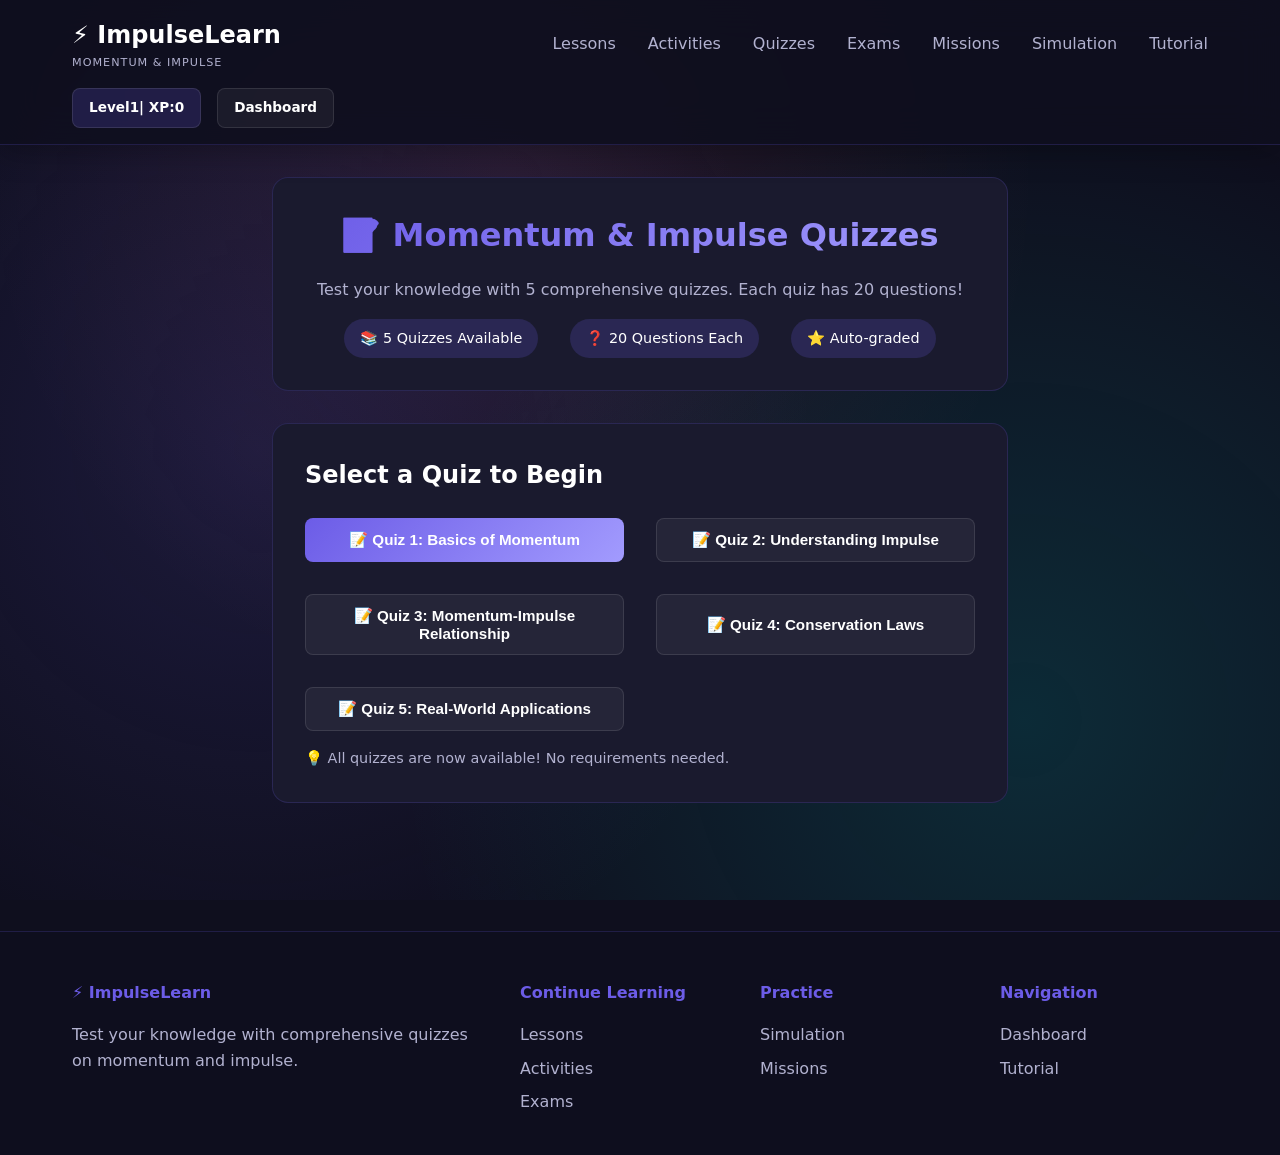
<file: quizzes.html>
<!DOCTYPE html>
<html lang="en">
<head>
    <meta charset="UTF-8">
    <meta name="viewport" content="width=device-width, initial-scale=1.0">
    <title>Quizzes - ImpulseLearn</title>
    <link rel="stylesheet" href="impulselearn.css">
</head>
<body>
    <nav class="nav">
        <div class="wrap nav-inner">
            <a class="brand" href="student-dashboard.html">
                <span>⚡ ImpulseLearn<small>Momentum & Impulse</small></span>
            </a>
            <div class="nav-links">
                <a href="lessons.html">Lessons</a>
                <a href="activities.html">Activities</a>
                <a href="quizzes.html">Quizzes</a>
                <a href="exams.html">Exams</a>
                <a href="missions.html">Missions</a>
                <a href="simulation.html">Simulation</a>
                <a href="tutorial.html">Tutorial</a>
            </div>
            <div class="nav-actions">
                <span class="btn sm" style="background: rgba(108, 92, 231, 0.2);">
                    Level <span class="level-value">1</span> | XP: <span class="xp-value">0</span>
                </span>
                <a href="student-dashboard.html" class="btn sm">Dashboard</a>
            </div>
        </div>
    </nav>

    <main class="quiz-container">
        <div class="quiz-header">
            <h1>📝 Momentum & Impulse Quizzes</h1>
            <p style="color: var(--text-secondary); margin-top: 1rem;">
                Test your knowledge with 5 comprehensive quizzes. Each quiz has 20 questions!
            </p>
            <div class="quiz-info">
                <span>📚 5 Quizzes Available</span>
                <span>❓ 20 Questions Each</span>
                <span>⭐ Auto-graded</span>
            </div>
        </div>

        <!-- Quiz Selection -->
        <div class="welcome-card" style="margin-bottom: 2rem;">
            <h2 style="margin-bottom: 1.5rem;">Select a Quiz to Begin</h2>
            <div class="grid-2">
                <button id="quiz1Btn" class="btn primary full" onclick="startQuiz(1)">📝 Quiz 1: Basics of Momentum</button>
                <button id="quiz2Btn" class="btn full" onclick="startQuiz(2)">� Quiz 2: Understanding Impulse</button>
                <button id="quiz3Btn" class="btn full" onclick="startQuiz(3)">� Quiz 3: Momentum-Impulse Relationship</button>
                <button id="quiz4Btn" class="btn full" onclick="startQuiz(4)">� Quiz 4: Conservation Laws</button>
                <button id="quiz5Btn" class="btn full" onclick="startQuiz(5)">� Quiz 5: Real-World Applications</button>
            </div>
            <p style="color: var(--text-secondary); margin-top: 1rem; font-size: 0.9rem;">
                💡 All quizzes are now available! No requirements needed.
            </p>
        </div>

        <!-- Quiz 1 -->
        <div id="quiz1" class="quiz-section" style="display: none;">
            <div class="quiz-header">
                <h1>📝 Quiz 1: Basics of Momentum</h1>
                <p style="color: var(--text-secondary);">Test your understanding of momentum fundamentals</p>
                <div class="quiz-info">
                    <span>⏱️ No Time Limit</span>
                    <span>📊 20 Questions</span>
                <span>🎯 Passing: 50%</span>
                </div>
            </div>

            <form class="quiz-form" data-quiz-id="quiz1" onsubmit="handleQuizSubmit(event)">
                <!-- Question 1 -->
                <div class="question-card" data-correct="a">
                    <span class="question-number">Question 1 of 20</span>
                    <p class="question-text">What is the formula for momentum?</p>
                    <div class="options">
                        <label class="option">
                            <input type="radio" name="q1" value="a">
                            <span class="option-letter">A</span>
                            <span>p = m × v</span>
                        </label>
                        <label class="option">
                            <input type="radio" name="q1" value="b">
                            <span class="option-letter">B</span>
                            <span>p = m + v</span>
                        </label>
                        <label class="option">
                            <input type="radio" name="q1" value="c">
                            <span class="option-letter">C</span>
                            <span>p = m / v</span>
                        </label>
                        <label class="option">
                            <input type="radio" name="q1" value="d">
                            <span class="option-letter">D</span>
                            <span>p = v / m</span>
                        </label>
                    </div>
                </div>

                <!-- Question 2 -->
                <div class="question-card" data-correct="a">
                    <span class="question-number">Question 2 of 20</span>
                    <p class="question-text">What are the SI units of momentum?</p>
                    <div class="options">
                        <label class="option">
                            <input type="radio" name="q2" value="a">
                            <span class="option-letter">A</span>
                            <span>kg·m/s</span>
                        </label>
                        <label class="option">
                            <input type="radio" name="q2" value="b">
                            <span class="option-letter">B</span>
                            <span>N·s</span>
                        </label>
                        <label class="option">
                            <input type="radio" name="q2" value="c">
                            <span class="option-letter">C</span>
                            <span>kg·m/s²</span>
                        </label>
                        <label class="option">
                            <input type="radio" name="q2" value="d">
                            <span class="option-letter">D</span>
                            <span>m/s</span>
                        </label>
                    </div>
                </div>

                <!-- Question 3 -->
                <div class="question-card" data-correct="a">
                    <span class="question-number">Question 3 of 20</span>
                    <p class="question-text">Momentum is a vector quantity. What does this mean?</p>
                    <div class="options">
                        <label class="option">
                            <input type="radio" name="q3" value="a">
                            <span class="option-letter">A</span>
                            <span>It has both magnitude and direction</span>
                        </label>
                        <label class="option">
                            <input type="radio" name="q3" value="b">
                            <span class="option-letter">B</span>
                            <span>It only has magnitude</span>
                        </label>
                        <label class="option">
                            <input type="radio" name="q3" value="c">
                            <span class="option-letter">C</span>
                            <span>It only has direction</span>
                        </label>
                        <label class="option">
                            <input type="radio" name="q3" value="d">
                            <span class="option-letter">D</span>
                            <span>It has neither magnitude nor direction</span>
                        </label>
                    </div>
                </div>

                <!-- Question 4 -->
                <div class="question-card" data-correct="c">
                    <span class="question-number">Question 4 of 20</span>
                    <p class="question-text">A 2 kg object moving at 3 m/s has what momentum?</p>
                    <div class="options">
                        <label class="option">
                            <input type="radio" name="q4" value="a">
                            <span class="option-letter">A</span>
                            <span>1.5 kg·m/s</span>
                        </label>
                        <label class="option">
                            <input type="radio" name="q4" value="b">
                            <span class="option-letter">B</span>
                            <span>5 kg·m/s</span>
                        </label>
                        <label class="option">
                            <input type="radio" name="q4" value="c">
                            <span class="option-letter">C</span>
                            <span>6 kg·m/s</span>
                        </label>
                        <label class="option">
                            <input type="radio" name="q4" value="d">
                            <span class="option-letter">D</span>
                            <span>8 kg·m/s</span>
                        </label>
                    </div>
                </div>

                <!-- Question 5 -->
                <div class="question-card" data-correct="b">
                    <span class="question-number">Question 5 of 20</span>
                    <p class="question-text">If velocity doubles, what happens to momentum (mass constant)?</p>
                    <div class="options">
                        <label class="option">
                            <input type="radio" name="q5" value="a">
                            <span class="option-letter">A</span>
                            <span>It halves</span>
                        </label>
                        <label class="option">
                            <input type="radio" name="q5" value="b">
                            <span class="option-letter">B</span>
                            <span>It doubles</span>
                        </label>
                        <label class="option">
                            <input type="radio" name="q5" value="c">
                            <span class="option-letter">C</span>
                            <span>It quadruples</span>
                        </label>
                        <label class="option">
                            <input type="radio" name="q5" value="d">
                            <span class="option-letter">D</span>
                            <span>It stays the same</span>
                        </label>
                    </div>
                </div>

                <!-- Question 6 -->
                <div class="question-card" data-correct="a">
                    <span class="question-number">Question 6 of 20</span>
                    <p class="question-text">Which object has greater momentum: 1000 kg car at 10 m/s or 10 kg bike at 50 m/s?</p>
                    <div class="options">
                        <label class="option">
                            <input type="radio" name="q6" value="a">
                            <span class="option-letter">A</span>
                            <span>The car (10,000 kg·m/s)</span>
                        </label>
                        <label class="option">
                            <input type="radio" name="q6" value="b">
                            <span class="option-letter">B</span>
                            <span>The bike (500 kg·m/s)</span>
                        </label>
                        <label class="option">
                            <input type="radio" name="q6" value="c">
                            <span class="option-letter">C</span>
                            <span>Both have equal momentum</span>
                        </label>
                        <label class="option">
                            <input type="radio" name="q6" value="d">
                            <span class="option-letter">D</span>
                            <span>Cannot determine</span>
                        </label>
                    </div>
                </div>

                <!-- Question 7 -->
                <div class="question-card" data-correct="b">
                    <span class="question-number">Question 7 of 20</span>
                    <p class="question-text">What is the momentum of a 5 kg object at rest?</p>
                    <div class="options">
                        <label class="option">
                            <input type="radio" name="q7" value="a">
                            <span class="option-letter">A</span>
                            <span>5 kg·m/s</span>
                        </label>
                        <label class="option">
                            <input type="radio" name="q7" value="b">
                            <span class="option-letter">B</span>
                            <span>0 kg·m/s</span>
                        </label>
                        <label class="option">
                            <input type="radio" name="q7" value="c">
                            <span class="option-letter">C</span>
                            <span>Cannot be determined</span>
                        </label>
                        <label class="option">
                            <input type="radio" name="q7" value="d">
                            <span class="option-letter">D</span>
                            <span>Infinite</span>
                        </label>
                    </div>
                </div>

                <!-- Question 8 -->
                <div class="question-card" data-correct="b">
                    <span class="question-number">Question 8 of 20</span>
                    <p class="question-text">In a closed system, what happens to total momentum during a collision?</p>
                    <div class="options">
                        <label class="option">
                            <input type="radio" name="q8" value="a">
                            <span class="option-letter">A</span>
                            <span>It increases</span>
                        </label>
                        <label class="option">
                            <input type="radio" name="q8" value="b">
                            <span class="option-letter">B</span>
                            <span>It stays constant</span>
                        </label>
                        <label class="option">
                            <input type="radio" name="q8" value="c">
                            <span class="option-letter">C</span>
                            <span>It decreases</span>
                        </label>
                        <label class="option">
                            <input type="radio" name="q8" value="d">
                            <span class="option-letter">D</span>
                            <span>It becomes zero</span>
                        </label>
                    </div>
                </div>

                <!-- Question 9 -->
                <div class="question-card" data-correct="a">
                    <span class="question-number">Question 9 of 20</span>
                    <p class="question-text">A 3 kg ball moving at 4 m/s collides with a 2 kg ball at rest. What is total initial momentum?</p>
                    <div class="options">
                        <label class="option">
                            <input type="radio" name="q9" value="a">
                            <span class="option-letter">A</span>
                            <span>12 kg·m/s</span>
                        </label>
                        <label class="option">
                            <input type="radio" name="q9" value="b">
                            <span class="option-letter">B</span>
                            <span>6 kg·m/s</span>
                        </label>
                        <label class="option">
                            <input type="radio" name="q9" value="c">
                            <span class="option-letter">C</span>
                            <span>8 kg·m/s</span>
                        </label>
                        <label class="option">
                            <input type="radio" name="q9" value="d">
                            <span class="option-letter">D</span>
                            <span>5 kg·m/s</span>
                        </label>
                    </div>
                </div>

                <!-- Question 10 -->
                <div class="question-card" data-correct="d">
                    <span class="question-number">Question 10 of 20</span>
                    <p class="question-text">Which has more momentum: a truck at 5 m/s or a car at 30 m/s (truck is 10x heavier)?</p>
                    <div class="options">
                        <label class="option">
                            <input type="radio" name="q10" value="a">
                            <span class="option-letter">A</span>
                            <span>The car</span>
                        </label>
                        <label class="option">
                            <input type="radio" name="q10" value="b">
                            <span class="option-letter">B</span>
                            <span>The truck</span>
                        </label>
                        <label class="option">
                            <input type="radio" name="q10" value="c">
                            <span class="option-letter">C</span>
                            <span>Both equal</span>
                        </label>
                        <label class="option">
                            <input type="radio" name="q10" value="d">
                            <span class="option-letter">D</span>
                            <span>Depends on exact masses</span>
                        </label>
                    </div>
                </div>

                <!-- Questions 11-20 -->
                <div class="question-card" data-correct="b">
                    <span class="question-number">Question 11 of 20</span>
                    <p class="question-text">When a rocket expels gas downward, the rocket moves upward due to:</p>
                    <div class="options">
                        <label class="option"><input type="radio" name="q11" value="a"><span class="option-letter">A</span><span>Gravity</span></label>
                        <label class="option"><input type="radio" name="q11" value="b"><span class="option-letter">B</span><span>Conservation of momentum</span></label>
                        <label class="option"><input type="radio" name="q11" value="c"><span class="option-letter">C</span><span>Air resistance</span></label>
                        <label class="option"><input type="radio" name="q11" value="d"><span class="option-letter">D</span><span>Magnetic force</span></label>
                    </div>
                </div>

                <div class="question-card" data-correct="a">
                    <span class="question-number">Question 12 of 20</span>
                    <p class="question-text">Impulse is defined as:</p>
                    <div class="options">
                        <label class="option"><input type="radio" name="q12" value="a"><span class="option-letter">A</span><span>Force × Time</span></label>
                        <label class="option"><input type="radio" name="q12" value="b"><span class="option-letter">B</span><span>Mass × Velocity</span></label>
                        <label class="option"><input type="radio" name="q12" value="c"><span class="option-letter">C</span><span>Force / Time</span></label>
                        <label class="option"><input type="radio" name="q12" value="d"><span class="option-letter">D</span><span>Mass / Time</span></label>
                    </div>
                </div>

                <div class="question-card" data-correct="c">
                    <span class="question-number">Question 13 of 20</span>
                    <p class="question-text">The SI unit of impulse is:</p>
                    <div class="options">
                        <label class="option"><input type="radio" name="q13" value="a"><span class="option-letter">A</span><span>kg·m/s</span></label>
                        <label class="option"><input type="radio" name="q13" value="b"><span class="option-letter">B</span><span>N</span></label>
                        <label class="option"><input type="radio" name="q13" value="c"><span class="option-letter">C</span><span>N·s</span></label>
                        <label class="option"><input type="radio" name="q13" value="d"><span class="option-letter">D</span><span>J</span></label>
                    </div>
                </div>

                <div class="question-card" data-correct="b">
                    <span class="question-number">Question 14 of 20</span>
                    <p class="question-text">Airbags reduce injury by:</p>
                    <div class="options">
                        <label class="option"><input type="radio" name="q14" value="a"><span class="option-letter">A</span><span>Decreasing the force</span></label>
                        <label class="option"><input type="radio" name="q14" value="b"><span class="option-letter">B</span><span>Increasing the time of impact</span></label>
                        <label class="option"><input type="radio" name="q14" value="c"><span class="option-letter">C</span><span>Decreasing the mass</span></label>
                        <label class="option"><input type="radio" name="q14" value="d"><span class="option-letter">D</span><span>Increasing velocity</span></label>
                    </div>
                </div>

                <div class="question-card" data-correct="a">
                    <span class="question-number">Question 15 of 20</span>
                    <p class="question-text">A 0.5 kg ball moving at 10 m/s has momentum of:</p>
                    <div class="options">
                        <label class="option"><input type="radio" name="q15" value="a"><span class="option-letter">A</span><span>5 kg·m/s</span></label>
                        <label class="option"><input type="radio" name="q15" value="b"><span class="option-letter">B</span><span>20 kg·m/s</span></label>
                        <label class="option"><input type="radio" name="q15" value="c"><span class="option-letter">C</span><span>0.05 kg·m/s</span></label>
                        <label class="option"><input type="radio" name="q15" value="d"><span class="option-letter">D</span><span>15 kg·m/s</span></label>
                    </div>
                </div>

                <div class="question-card" data-correct="c">
                    <span class="question-number">Question 16 of 20</span>
                    <p class="question-text">In an elastic collision, what is conserved?</p>
                    <div class="options">
                        <label class="option"><input type="radio" name="q16" value="a"><span class="option-letter">A</span><span>Only momentum</span></label>
                        <label class="option"><input type="radio" name="q16" value="b"><span class="option-letter">B</span><span>Only kinetic energy</span></label>
                        <label class="option"><input type="radio" name="q16" value="c"><span class="option-letter">C</span><span>Both momentum and kinetic energy</span></label>
                        <label class="option"><input type="radio" name="q16" value="d"><span class="option-letter">D</span><span>Neither</span></label>
                    </div>
                </div>

                <div class="question-card" data-correct="b">
                    <span class="question-number">Question 17 of 20</span>
                    <p class="question-text">When two objects stick together after collision, it's called:</p>
                    <div class="options">
                        <label class="option"><input type="radio" name="q17" value="a"><span class="option-letter">A</span><span>Elastic collision</span></label>
                        <label class="option"><input type="radio" name="q17" value="b"><span class="option-letter">B</span><span>Perfectly inelastic collision</span></label>
                        <label class="option"><input type="radio" name="q17" value="c"><span class="option-letter">C</span><span>Inelastic collision</span></label>
                        <label class="option"><input type="radio" name="q17" value="d"><span class="option-letter">D</span><span>Explosion</span></label>
                    </div>
                </div>

                <div class="question-card" data-correct="a">
                    <span class="question-number">Question 18 of 20</span>
                    <p class="question-text">The impulse-momentum theorem states:</p>
                    <div class="options">
                        <label class="option"><input type="radio" name="q18" value="a"><span class="option-letter">A</span><span>Impulse equals change in momentum</span></label>
                        <label class="option"><input type="radio" name="q18" value="b"><span class="option-letter">B</span><span>Force equals mass times acceleration</span></label>
                        <label class="option"><input type="radio" name="q18" value="c"><span class="option-letter">C</span><span>Energy is conserved</span></label>
                        <label class="option"><input type="radio" name="q18" value="d"><span class="option-letter">D</span><span>Momentum equals force</span></label>
                    </div>
                </div>

                <div class="question-card" data-correct="d">
                    <span class="question-number">Question 19 of 20</span>
                    <p class="question-text">A 70 kg person running at 5 m/s has momentum of:</p>
                    <div class="options">
                        <label class="option"><input type="radio" name="q19" value="a"><span class="option-letter">A</span><span>14 kg·m/s</span></label>
                        <label class="option"><input type="radio" name="q19" value="b"><span class="option-letter">B</span><span>75 kg·m/s</span></label>
                        <label class="option"><input type="radio" name="q19" value="c"><span class="option-letter">C</span><span>350 kg·m/s</span></label>
                        <label class="option"><input type="radio" name="q19" value="d"><span class="option-letter">D</span><span>350 kg·m/s</span></label>
                    </div>
                </div>

                <div class="question-card" data-correct="b">
                    <span class="question-number">Question 20 of 20</span>
                    <p class="question-text">Which safety device works by increasing the time of impact?</p>
                    <div class="options">
                        <label class="option"><input type="radio" name="q20" value="a"><span class="option-letter">A</span><span>Helmet</span></label>
                        <label class="option"><input type="radio" name="q20" value="b"><span class="option-letter">B</span><span>Airbag</span></label>
                        <label class="option"><input type="radio" name="q20" value="c"><span class="option-letter">C</span><span>Both A and B</span></label>
                        <label class="option"><input type="radio" name="q20" value="d"><span class="option-letter">D</span><span>Neither</span></label>
                    </div>
                </div>

                <button type="submit" class="btn primary full" style="margin-top: 2rem;">
                    📊 Submit Quiz
                </button>
            </form>

            <div id="quizResults" class="hidden"></div>
        </div>

        <!-- Quiz 2-5 sections (placeholder for future implementation) -->
        <div id="quiz2" class="quiz-section" style="display: none;">
            <div class="quiz-header">
                <h1>📝 Quiz 2: Understanding Impulse</h1>
                <p style="color: var(--text-secondary);">Master the concepts of impulse and force-time relationships</p>
                <div class="quiz-info">
                    <span>⏱️ No Time Limit</span>
                    <span>📊 20 Questions</span>
                    <span>🎯 No Requirements</span>
                </div>
            </div>

            <form class="quiz-form" data-quiz-id="quiz2" onsubmit="handleQuizSubmit(event)">
                <!-- Question 1 -->
                <div class="question-card" data-correct="a">
                    <span class="question-number">Question 1 of 20</span>
                    <p class="question-text">What is the formula for impulse?</p>
                    <div class="options">
                        <label class="option"><input type="radio" name="q2-1" value="a"><span class="option-letter">A</span><span>Impulse = Force × Time</span></label>
                        <label class="option"><input type="radio" name="q2-1" value="b"><span class="option-letter">B</span><span>Impulse = Mass × Velocity</span></label>
                        <label class="option"><input type="radio" name="q2-1" value="c"><span class="option-letter">C</span><span>Impulse = Force / Time</span></label>
                        <label class="option"><input type="radio" name="q2-1" value="d"><span class="option-letter">D</span><span>Impulse = Mass / Time</span></label>
                    </div>
                </div>

                <div class="question-card" data-correct="b">
                    <span class="question-number">Question 2 of 20</span>
                    <p class="question-text">What are the SI units of impulse?</p>
                    <div class="options">
                        <label class="option"><input type="radio" name="q2-2" value="a"><span class="option-letter">A</span><span>kg·m/s</span></label>
                        <label class="option"><input type="radio" name="q2-2" value="b"><span class="option-letter">B</span><span>N·s</span></label>
                        <label class="option"><input type="radio" name="q2-2" value="c"><span class="option-letter">C</span><span>kg·m/s²</span></label>
                        <label class="option"><input type="radio" name="q2-2" value="d"><span class="option-letter">D</span><span>J</span></label>
                    </div>
                </div>

                <div class="question-card" data-correct="a">
                    <span class="question-number">Question 3 of 20</span>
                    <p class="question-text">Impulse is equal to the change in:</p>
                    <div class="options">
                        <label class="option"><input type="radio" name="q2-3" value="a"><span class="option-letter">A</span><span>Momentum</span></label>
                        <label class="option"><input type="radio" name="q2-3" value="b"><span class="option-letter">B</span><span>Velocity</span></label>
                        <label class="option"><input type="radio" name="q2-3" value="c"><span class="option-letter">C</span><span>Mass</span></label>
                        <label class="option"><input type="radio" name="q2-3" value="d"><span class="option-letter">D</span><span>Acceleration</span></label>
                    </div>
                </div>

                <div class="question-card" data-correct="b">
                    <span class="question-number">Question 4 of 20</span>
                    <p class="question-text">To reduce the force of impact, you can:</p>
                    <div class="options">
                        <label class="option"><input type="radio" name="q2-4" value="a"><span class="option-letter">A</span><span>Decrease the time of impact</span></label>
                        <label class="option"><input type="radio" name="q2-4" value="b"><span class="option-letter">B</span><span>Increase the time of impact</span></label>
                        <label class="option"><input type="radio" name="q2-4" value="c"><span class="option-letter">C</span><span>Decrease the mass</span></label>
                        <label class="option"><input type="radio" name="q2-4" value="d"><span class="option-letter">D</span><span>Increase the velocity</span></label>
                    </div>
                </div>

                <div class="question-card" data-correct="c">
                    <span class="question-number">Question 5 of 20</span>
                    <p class="question-text">A 0.2 kg ball moving at 10 m/s is caught and brought to rest in 0.5 seconds. What is the impulse?</p>
                    <div class="options">
                        <label class="option"><input type="radio" name="q2-5" value="a"><span class="option-letter">A</span><span>1 N·s</span></label>
                        <label class="option"><input type="radio" name="q2-5" value="b"><span class="option-letter">B</span><span>2 N·s</span></label>
                        <label class="option"><input type="radio" name="q2-5" value="c"><span class="option-letter">C</span><span>2 N·s</span></label>
                        <label class="option"><input type="radio" name="q2-5" value="d"><span class="option-letter">D</span><span>5 N·s</span></label>
                    </div>
                </div>

                <div class="question-card" data-correct="a">
                    <span class="question-number">Question 6 of 20</span>
                    <p class="question-text">Which safety device increases the time of impact to reduce force?</p>
                    <div class="options">
                        <label class="option"><input type="radio" name="q2-6" value="a"><span class="option-letter">A</span><span>Airbag</span></label>
                        <label class="option"><input type="radio" name="q2-6" value="b"><span class="option-letter">B</span><span>Seatbelt</span></label>
                        <label class="option"><input type="radio" name="q2-6" value="c"><span class="option-letter">C</span><span>Helmet</span></label>
                        <label class="option"><input type="radio" name="q2-6" value="d"><span class="option-letter">D</span><span>All of the above</span></label>
                    </div>
                </div>

                <div class="question-card" data-correct="b">
                    <span class="question-number">Question 7 of 20</span>
                    <p class="question-text">If the time of impact increases, the force of impact:</p>
                    <div class="options">
                        <label class="option"><input type="radio" name="q2-7" value="a"><span class="option-letter">A</span><span>Increases</span></label>
                        <label class="option"><input type="radio" name="q2-7" value="b"><span class="option-letter">B</span><span>Decreases</span></label>
                        <label class="option"><input type="radio" name="q2-7" value="c"><span class="option-letter">C</span><span>Stays the same</span></label>
                        <label class="option"><input type="radio" name="q2-7" value="d"><span class="option-letter">D</span><span>Becomes zero</span></label>
                    </div>
                </div>

                <div class="question-card" data-correct="c">
                    <span class="question-number">Question 8 of 20</span>
                    <p class="question-text">A 70 kg person jumps off a 1 m wall. If they bend their knees and take 0.5 seconds to stop, what is the average force? (g = 10 m/s²)</p>
                    <div class="options">
                        <label class="option"><input type="radio" name="q2-8" value="a"><span class="option-letter">A</span><span>700 N</span></label>
                        <label class="option"><input type="radio" name="q2-8" value="b"><span class="option-letter">B</span><span>1400 N</span></label>
                        <label class="option"><input type="radio" name="q2-8" value="c"><span class="option-letter">C</span><span>1400 N</span></label>
                        <label class="option"><input type="radio" name="q2-8" value="d"><span class="option-letter">D</span><span>350 N</span></label>
                    </div>
                </div>

                <div class="question-card" data-correct="a">
                    <span class="question-number">Question 9 of 20</span>
                    <p class="question-text">The impulse-momentum theorem states:</p>
                    <div class="options">
                        <label class="option"><input type="radio" name="q2-9" value="a"><span class="option-letter">A</span><span>Impulse equals change in momentum</span></label>
                        <label class="option"><input type="radio" name="q2-9" value="b"><span class="option-letter">B</span><span>Force equals mass times acceleration</span></label>
                        <label class="option"><input type="radio" name="q2-9" value="c"><span class="option-letter">C</span><span>Energy is conserved</span></label>
                        <label class="option"><input type="radio" name="q2-9" value="d"><span class="option-letter">D</span><span>Momentum equals force</span></label>
                    </div>
                </div>

                <div class="question-card" data-correct="b">
                    <span class="question-number">Question 10 of 20</span>
                    <p class="question-text">A car crashes and stops in 0.2 seconds. To reduce the force on passengers, the car should have:</p>
                    <div class="options">
                        <label class="option"><input type="radio" name="q2-10" value="a"><span class="option-letter">A</span><span>Shorter stopping time</span></label>
                        <label class="option"><input type="radio" name="q2-10" value="b"><span class="option-letter">B</span><span>Longer stopping time</span></label>
                        <label class="option"><input type="radio" name="q2-10" value="c"><span class="option-letter">C</span><span>Higher velocity</span></label>
                        <label class="option"><input type="radio" name="q2-10" value="d"><span class="option-letter">D</span><span>Less mass</span></label>
                    </div>
                </div>

                <div class="question-card" data-correct="c">
                    <span class="question-number">Question 11 of 20</span>
                    <p class="question-text">A 500 kg truck moving at 20 m/s crashes and stops in 4 seconds. What is the impulse?</p>
                    <div class="options">
                        <label class="option"><input type="radio" name="q2-11" value="a"><span class="option-letter">A</span><span>100 N·s</span></label>
                        <label class="option"><input type="radio" name="q2-11" value="b"><span class="option-letter">B</span><span>2500 N·s</span></label>
                        <label class="option"><input type="radio" name="q2-11" value="c"><span class="option-letter">C</span><span>10000 N·s</span></label>
                        <label class="option"><input type="radio" name="q2-11" value="d"><span class="option-letter">D</span><span>5000 N·s</span></label>
                    </div>
                </div>

                <div class="question-card" data-correct="a">
                    <span class="question-number">Question 12 of 20</span>
                    <p class="question-text">When you hit a baseball with a bat, the force is large because:</p>
                    <div class="options">
                        <label class="option"><input type="radio" name="q2-12" value="a"><span class="option-letter">A</span><span>The time of contact is very short</span></label>
                        <label class="option"><input type="radio" name="q2-12" value="b"><span class="option-letter">B</span><span>The time of contact is very long</span></label>
                        <label class="option"><input type="radio" name="q2-12" value="c"><span class="option-letter">C</span><span>The mass is very small</span></label>
                        <label class="option"><input type="radio" name="q2-12" value="d"><span class="option-letter">D</span><span>The velocity is zero</span></label>
                    </div>
                </div>

                <div class="question-card" data-correct="b">
                    <span class="question-number">Question 13 of 20</span>
                    <p class="question-text">A 0.1 kg object experiences a force of 50 N for 0.2 seconds. What is the change in velocity?</p>
                    <div class="options">
                        <label class="option"><input type="radio" name="q2-13" value="a"><span class="option-letter">A</span><span>1 m/s</span></label>
                        <label class="option"><input type="radio" name="q2-13" value="b"><span class="option-letter">B</span><span>100 m/s</span></label>
                        <label class="option"><input type="radio" name="q2-13" value="c"><span class="option-letter">C</span><span>10 m/s</span></label>
                        <label class="option"><input type="radio" name="q2-13" value="d"><span class="option-letter">D</span><span>0.1 m/s</span></label>
                    </div>
                </div>

                <div class="question-card" data-correct="c">
                    <span class="question-number">Question 14 of 20</span>
                    <p class="question-text">Crumple zones in cars work by:</p>
                    <div class="options">
                        <label class="option"><input type="radio" name="q2-14" value="a"><span class="option-letter">A</span><span>Decreasing collision time</span></label>
                        <label class="option"><input type="radio" name="q2-14" value="b"><span class="option-letter">B</span><span>Increasing collision force</span></label>
                        <label class="option"><input type="radio" name="q2-14" value="c"><span class="option-letter">C</span><span>Increasing collision time</span></label>
                        <label class="option"><input type="radio" name="q2-14" value="d"><span class="option-letter">D</span><span>Decreasing mass</span></label>
                    </div>
                </div>

                <div class="question-card" data-correct="a">
                    <span class="question-number">Question 15 of 20</span>
                    <p class="question-text">A 5 kg object moving at 4 m/s is stopped in 2 seconds. What is the average force?</p>
                    <div class="options">
                        <label class="option"><input type="radio" name="q2-15" value="a"><span class="option-letter">A</span><span>10 N</span></label>
                        <label class="option"><input type="radio" name="q2-15" value="b"><span class="option-letter">B</span><span>20 N</span></label>
                        <label class="option"><input type="radio" name="q2-15" value="c"><span class="option-letter">C</span><span>40 N</span></label>
                        <label class="option"><input type="radio" name="q2-15" value="d"><span class="option-letter">D</span><span>80 N</span></label>
                    </div>
                </div>

                <div class="question-card" data-correct="b">
                    <span class="question-number">Question 16 of 20</span>
                    <p class="question-text">When a force is applied for a longer time, the impulse is:</p>
                    <div class="options">
                        <label class="option"><input type="radio" name="q2-16" value="a"><span class="option-letter">A</span><span>Smaller</span></label>
                        <label class="option"><input type="radio" name="q2-16" value="b"><span class="option-letter">B</span><span>Larger</span></label>
                        <label class="option"><input type="radio" name="q2-16" value="c"><span class="option-letter">C</span><span>Unchanged</span></label>
                        <label class="option"><input type="radio" name="q2-16" value="d"><span class="option-letter">D</span><span>Zero</span></label>
                    </div>
                </div>

                <div class="question-card" data-correct="a">
                    <span class="question-number">Question 17 of 20</span>
                    <p class="question-text">A 0.5 kg ball moving at 8 m/s hits a wall and bounces back at 6 m/s. If contact time is 0.1 seconds, what is the force?</p>
                    <div class="options">
                        <label class="option"><input type="radio" name="q2-17" value="a"><span class="option-letter">A</span><span>70 N</span></label>
                        <label class="option"><input type="radio" name="q2-17" value="b"><span class="option-letter">B</span><span>35 N</span></label>
                        <label class="option"><input type="radio" name="q2-17" value="c"><span class="option-letter">C</span><span>140 N</span></label>
                        <label class="option"><input type="radio" name="q2-17" value="d"><span class="option-letter">D</span><span>20 N</span></label>
                    </div>
                </div>

                <div class="question-card" data-correct="c">
                    <span class="question-number">Question 18 of 20</span>
                    <p class="question-text">Which situation demonstrates impulse?</p>
                    <div class="options">
                        <label class="option"><input type="radio" name="q2-18" value="a"><span class="option-letter">A</span><span>A book sitting on a table</span></label>
                        <label class="option"><input type="radio" name="q2-18" value="b"><span class="option-letter">B</span><span>A car moving at constant velocity</span></label>
                        <label class="option"><input type="radio" name="q2-18" value="c"><span class="option-letter">C</span><span>Kicking a soccer ball</span></label>
                        <label class="option"><input type="radio" name="q2-18" value="d"><span class="option-letter">D</span><span>Holding a heavy object</span></label>
                    </div>
                </div>

                <div class="question-card" data-correct="b">
                    <span class="question-number">Question 19 of 20</span>
                    <p class="question-text">A 2 kg object moving at 5 m/s experiences a force of 10 N for 3 seconds. What is the final velocity?</p>
                    <div class="options">
                        <label class="option"><input type="radio" name="q2-19" value="a"><span class="option-letter">A</span><span>5 m/s</span></label>
                        <label class="option"><input type="radio" name="q2-19" value="b"><span class="option-letter">B</span><span>20 m/s</span></label>
                        <label class="option"><input type="radio" name="q2-19" value="c"><span class="option-letter">C</span><span>15 m/s</span></label>
                        <label class="option"><input type="radio" name="q2-19" value="d"><span class="option-letter">D</span><span>10 m/s</span></label>
                    </div>
                </div>

                <div class="question-card" data-correct="a">
                    <span class="question-number">Question 20 of 20</span>
                    <p class="question-text">The area under a force-time graph represents:</p>
                    <div class="options">
                        <label class="option"><input type="radio" name="q2-20" value="a"><span class="option-letter">A</span><span>Impulse</span></label>
                        <label class="option"><input type="radio" name="q2-20" value="b"><span class="option-letter">B</span><span>Momentum</span></label>
                        <label class="option"><input type="radio" name="q2-20" value="c"><span class="option-letter">C</span><span>Energy</span></label>
                        <label class="option"><input type="radio" name="q2-20" value="d"><span class="option-letter">D</span><span>Power</span></label>
                    </div>
                </div>

                <button type="submit" class="btn primary full" style="margin-top: 2rem;">
                    📊 Submit Quiz
                </button>
            </form>

            <div id="quizResults" class="hidden"></div>
        </div>

        <div id="quiz3" class="quiz-section" style="display: none;">
            <div class="quiz-header">
                <h1>📝 Quiz 3: Momentum-Impulse Relationship</h1>
                <p style="color: var(--text-secondary);">Explore the connection between momentum and impulse</p>
                <div class="quiz-info">
                    <span>⏱️ No Time Limit</span>
                    <span>📊 20 Questions</span>
                    <span>🎯 No Requirements</span>
                </div>
            </div>

            <form class="quiz-form" data-quiz-id="quiz3" onsubmit="handleQuizSubmit(event)">
                <div class="question-card" data-correct="b">
                    <span class="question-number">Question 1 of 20</span>
                    <p class="question-text">The impulse-momentum theorem is expressed as:</p>
                    <div class="options">
                        <label class="option"><input type="radio" name="q3-1" value="a"><span class="option-letter">A</span><span>F = ma</span></label>
                        <label class="option"><input type="radio" name="q3-1" value="b"><span class="option-letter">B</span><span>FΔt = mΔv</span></label>
                        <label class="option"><input type="radio" name="q3-1" value="c"><span class="option-letter">C</span><span>p = mv</span></label>
                        <label class="option"><input type="radio" name="q3-1" value="d"><span class="option-letter">D</span><span>E = mc²</span></label>
                    </div>
                </div>

                <div class="question-card" data-correct="a">
                    <span class="question-number">Question 2 of 20</span>
                    <p class="question-text">If momentum is conserved, then:</p>
                    <div class="options">
                        <label class="option"><input type="radio" name="q3-2" value="a"><span class="option-letter">A</span><span>Total momentum before = Total momentum after</span></label>
                        <label class="option"><input type="radio" name="q3-2" value="b"><span class="option-letter">B</span><span>Velocity is constant</span></label>
                        <label class="option"><input type="radio" name="q3-2" value="c"><span class="option-letter">C</span><span>Force is zero</span></label>
                        <label class="option"><input type="radio" name="q3-2" value="d"><span class="option-letter">D</span><span>Mass is constant</span></label>
                    </div>
                </div>

                <div class="question-card" data-correct="c">
                    <span class="question-number">Question 3 of 20</span>
                    <p class="question-text">A 3 kg object moving at 4 m/s collides with a 2 kg object at rest. After perfectly inelastic collision, what is the final velocity?</p>
                    <div class="options">
                        <label class="option"><input type="radio" name="q3-3" value="a"><span class="option-letter">A</span><span>2.4 m/s</span></label>
                        <label class="option"><input type="radio" name="q3-3" value="b"><span class="option-letter">B</span><span>4 m/s</span></label>
                        <label class="option"><input type="radio" name="q3-3" value="c"><span class="option-letter">C</span><span>2.4 m/s</span></label>
                        <label class="option"><input type="radio" name="q3-3" value="d"><span class="option-letter">D</span><span>1 m/s</span></label>
                    </div>
                </div>

                <div class="question-card" data-correct="b">
                    <span class="question-number">Question 4 of 20</span>
                    <p class="question-text">In an elastic collision between two objects of equal mass:</p>
                    <div class="options">
                        <label class="option"><input type="radio" name="q3-4" value="a"><span class="option-letter">A</span><span>They stick together</span></label>
                        <label class="option"><input type="radio" name="q3-4" value="b"><span class="option-letter">B</span><span>They exchange velocities</span></label>
                        <label class="option"><input type="radio" name="q3-4" value="c"><span class="option-letter">C</span><span>Both stop</span></label>
                        <label class="option"><input type="radio" name="q3-4" value="d"><span class="option-letter">D</span><span>They bounce back with same speed</span></label>
                    </div>
                </div>

                <div class="question-card" data-correct="a">
                    <span class="question-number">Question 5 of 20</span>
                    <p class="question-text">The relationship between impulse and momentum is:</p>
                    <div class="options">
                        <label class="option"><input type="radio" name="q3-5" value="a"><span class="option-letter">A</span><span>Impulse causes change in momentum</span></label>
                        <label class="option"><input type="radio" name="q3-5" value="b"><span class="option-letter">B</span><span>They are unrelated</span></label>
                        <label class="option"><input type="radio" name="q3-5" value="c"><span class="option-letter">C</span><span>Momentum causes impulse</span></label>
                        <label class="option"><input type="radio" name="q3-5" value="d"><span class="option-letter">D</span><span>They are the same thing</span></label>
                    </div>
                </div>

                <div class="question-card" data-correct="c">
                    <span class="question-number">Question 6 of 20</span>
                    <p class="question-text">A 1000 kg car moving at 20 m/s hits a wall and stops in 0.5 seconds. What is the average force?</p>
                    <div class="options">
                        <label class="option"><input type="radio" name="q3-6" value="a"><span class="option-letter">A</span><span>20,000 N</span></label>
                        <label class="option"><input type="radio" name="q3-6" value="b"><span class="option-letter">B</span><span>40,000 N</span></label>
                        <label class="option"><input type="radio" name="q3-6" value="c"><span class="option-letter">C</span><span>40,000 N</span></label>
                        <label class="option"><input type="radio" name="q3-6" value="d"><span class="option-letter">D</span><span>10,000 N</span></label>
                    </div>
                </div>

                <div class="question-card" data-correct="b">
                    <span class="question-number">Question 7 of 20</span>
                    <p class="question-text">When a gun fires a bullet, the gun recoils. This demonstrates:</p>
                    <div class="options">
                        <label class="option"><input type="radio" name="q3-7" value="a"><span class="option-letter">A</span><span>Newton's First Law</span></label>
                        <label class="option"><input type="radio" name="q3-7" value="b"><span class="option-letter">B</span><span>Conservation of momentum</span></label>
                        <label class="option"><input type="radio" name="q3-7" value="c"><span class="option-letter">C</span><span>Conservation of energy</span></label>
                        <label class="option"><input type="radio" name="q3-7" value="d"><span class="option-letter">D</span><span>Newton's Third Law</span></label>
                    </div>
                </div>

                <div class="question-card" data-correct="a">
                    <span class="question-number">Question 8 of 20</span>
                    <p class="question-text">A 0.05 kg bullet moving at 400 m/s hits a 2 kg block and embeds. What is the final velocity?</p>
                    <div class="options">
                        <label class="option"><input type="radio" name="q3-8" value="a"><span class="option-letter">A</span><span>10 m/s</span></label>
                        <label class="option"><input type="radio" name="q3-8" value="b"><span class="option-letter">B</span><span>20 m/s</span></label>
                        <label class="option"><input type="radio" name="q3-8" value="c"><span class="option-letter">C</span><span>5 m/s</span></label>
                        <label class="option"><input type="radio" name="q3-8" value="d"><span class="option-letter">D</span><span>40 m/s</span></label>
                    </div>
                </div>

                <div class="question-card" data-correct="c">
                    <span class="question-number">Question 9 of 20</span>
                    <p class="question-text">If the net external force on a system is zero, then:</p>
                    <div class="options">
                        <label class="option"><input type="radio" name="q3-9" value="a"><span class="option-letter">A</span><span>Velocity is constant</span></label>
                        <label class="option"><input type="radio" name="q3-9" value="b"><span class="option-letter">B</span><span>Momentum changes</span></label>
                        <label class="option"><input type="radio" name="q3-9" value="c"><span class="option-letter">C</span><span>Momentum is conserved</span></label>
                        <label class="option"><input type="radio" name="q3-9" value="d"><span class="option-letter">D</span><span>Acceleration is maximum</span></label>
                    </div>
                </div>

                <div class="question-card" data-correct="b">
                    <span class="question-number">Question 10 of 20</span>
                    <p class="question-text">A 70 kg person jumps from a 2 kg boat. If the person jumps at 3 m/s, what is the boat's recoil velocity?</p>
                    <div class="options">
                        <label class="option"><input type="radio" name="q3-10" value="a"><span class="option-letter">A</span><span>105 m/s</span></label>
                        <label class="option"><input type="radio" name="q3-10" value="b"><span class="option-letter">B</span><span>105 m/s</span></label>
                        <label class="option"><input type="radio" name="q3-10" value="c"><span class="option-letter">C</span><span>3 m/s</span></label>
                        <label class="option"><input type="radio" name="q3-10" value="d"><span class="option-letter">D</span><span>0.21 m/s</span></label>
                    </div>
                </div>

                <div class="question-card" data-correct="a">
                    <span class="question-number">Question 11 of 20</span>
                    <p class="question-text">Impulse has the same units as:</p>
                    <div class="options">
                        <label class="option"><input type="radio" name="q3-11" value="a"><span class="option-letter">A</span><span>Momentum</span></label>
                        <label class="option"><input type="radio" name="q3-11" value="b"><span class="option-letter">B</span><span>Force</span></label>
                        <label class="option"><input type="radio" name="q3-11" value="c"><span class="option-letter">C</span><span>Energy</span></label>
                        <label class="option"><input type="radio" name="q3-11" value="d"><span class="option-letter">D</span><span>Power</span></label>
                    </div>
                </div>

                <div class="question-card" data-correct="b">
                    <span class="question-number">Question 12 of 20</span>
                    <p class="question-text">When two objects collide and stick together, the collision is:</p>
                    <div class="options">
                        <label class="option"><input type="radio" name="q3-12" value="a"><span class="option-letter">A</span><span>Elastic</span></label>
                        <label class="option"><input type="radio" name="q3-12" value="b"><span class="option-letter">B</span><span>Perfectly inelastic</span></label>
                        <label class="option"><input type="radio" name="q3-12" value="c"><span class="option-letter">C</span><span>Inelastic</span></label>
                        <label class="option"><input type="radio" name="q3-12" value="d"><span class="option-letter">D</span><span>Explosive</span></label>
                    </div>
                </div>

                <div class="question-card" data-correct="c">
                    <span class="question-number">Question 13 of 20</span>
                    <p class="question-text">A 5 kg object moving at 6 m/s collides with a 3 kg object moving at 2 m/s in the same direction. What is the total momentum?</p>
                    <div class="options">
                        <label class="option"><input type="radio" name="q3-13" value="a"><span class="option-letter">A</span><span>30 kg·m/s</span></label>
                        <label class="option"><input type="radio" name="q3-13" value="b"><span class="option-letter">B</span><span>36 kg·m/s</span></label>
                        <label class="option"><input type="radio" name="q3-13" value="c"><span class="option-letter">C</span><span>36 kg·m/s</span></label>
                        <label class="option"><input type="radio" name="q3-13" value="d"><span class="option-letter">D</span><span>42 kg·m/s</span></label>
                    </div>
                </div>

                <div class="question-card" data-correct="a">
                    <span class="question-number">Question 14 of 20</span>
                    <p class="question-text">To increase the momentum of an object, you can:</p>
                    <div class="options">
                        <label class="option"><input type="radio" name="q3-14" value="a"><span class="option-letter">A</span><span>Increase mass or velocity</span></label>
                        <label class="option"><input type="radio" name="q3-14" value="b"><span class="option-letter">B</span><span>Decrease mass</span></label>
                        <label class="option"><input type="radio" name="q3-14" value="c"><span class="option-letter">C</span><span>Decrease velocity</span></label>
                        <label class="option"><input type="radio" name="q3-14" value="d"><span class="option-letter">D</span><span>Keep mass constant</span></label>
                    </div>
                </div>

                <div class="question-card" data-correct="b">
                    <span class="question-number">Question 15 of 20</span>
                    <p class="question-text">A 10 N force acts on a 2 kg object for 3 seconds. What is the change in momentum?</p>
                    <div class="options">
                        <label class="option"><input type="radio" name="q3-15" value="a"><span class="option-letter">A</span><span>5 kg·m/s</span></label>
                        <label class="option"><input type="radio" name="q3-15" value="b"><span class="option-letter">B</span><span>30 kg·m/s</span></label>
                        <label class="option"><input type="radio" name="q3-15" value="c"><span class="option-letter">C</span><span>15 kg·m/s</span></label>
                        <label class="option"><input type="radio" name="q3-15" value="d"><span class="option-letter">D</span><span>60 kg·m/s</span></label>
                    </div>
                </div>

                <div class="question-card" data-correct="c">
                    <span class="question-number">Question 16 of 20</span>
                    <p class="question-text">In a collision, if kinetic energy is NOT conserved, the collision is:</p>
                    <div class="options">
                        <label class="option"><input type="radio" name="q3-16" value="a"><span class="option-letter">A</span><span>Elastic</span></label>
                        <label class="option"><input type="radio" name="q3-16" value="b"><span class="option-letter">B</span><span>Perfectly elastic</span></label>
                        <label class="option"><input type="radio" name="q3-16" value="c"><span class="option-letter">C</span><span>Inelastic</span></label>
                        <label class="option"><input type="radio" name="q3-16" value="d"><span class="option-letter">D</span><span>Explosive</span></label>
                    </div>
                </div>

                <div class="question-card" data-correct="a">
                    <span class="question-number">Question 17 of 20</span>
                    <p class="question-text">A 4 kg object moving at 5 m/s has momentum of:</p>
                    <div class="options">
                        <label class="option"><input type="radio" name="q3-17" value="a"><span class="option-letter">A</span><span>20 kg·m/s</span></label>
                        <label class="option"><input type="radio" name="q3-17" value="b"><span class="option-letter">B</span><span>9 kg·m/s</span></label>
                        <label class="option"><input type="radio" name="q3-17" value="c"><span class="option-letter">C</span><span>1.25 kg·m/s</span></label>
                        <label class="option"><input type="radio" name="q3-17" value="d"><span class="option-letter">D</span><span>20 N</span></label>
                    </div>
                </div>

                <div class="question-card" data-correct="b">
                    <span class="question-number">Question 18 of 20</span>
                    <p class="question-text">When a tennis ball hits a racket, the ball's velocity changes because:</p>
                    <div class="options">
                        <label class="option"><input type="radio" name="q3-18" value="a"><span class="option-letter">A</span><span>The racket is heavier</span></label>
                        <label class="option"><input type="radio" name="q3-18" value="b"><span class="option-letter">B</span><span>Impulse is applied</span></label>
                        <label class="option"><input type="radio" name="q3-18" value="c"><span class="option-letter">C</span><span>Gravity acts on it</span></label>
                        <label class="option"><input type="radio" name="q3-18" value="d"><span class="option-letter">D</span><span>Air resistance</span></label>
                    </div>
                </div>

                <div class="question-card" data-correct="c">
                    <span class="question-number">Question 19 of 20</span>
                    <p class="question-text">Two objects with equal momentum have:</p>
                    <div class="options">
                        <label class="option"><input type="radio" name="q3-19" value="a"><span class="option-letter">A</span><span>Equal mass</span></label>
                        <label class="option"><input type="radio" name="q3-19" value="b"><span class="option-letter">B</span><span>Equal velocity</span></label>
                        <label class="option"><input type="radio" name="q3-19" value="c"><span class="option-letter">C</span><span>Equal mass × velocity product</span></label>
                        <label class="option"><input type="radio" name="q3-19" value="d"><span class="option-letter">D</span><span>Equal kinetic energy</span></label>
                    </div>
                </div>

                <div class="question-card" data-correct="a">
                    <span class="question-number">Question 20 of 20</span>
                    <p class="question-text">The change in momentum of an object is called:</p>
                    <div class="options">
                        <label class="option"><input type="radio" name="q3-20" value="a"><span class="option-letter">A</span><span>Impulse</span></label>
                        <label class="option"><input type="radio" name="q3-20" value="b"><span class="option-letter">B</span><span>Force</span></label>
                        <label class="option"><input type="radio" name="q3-20" value="c"><span class="option-letter">C</span><span>Acceleration</span></label>
                        <label class="option"><input type="radio" name="q3-20" value="d"><span class="option-letter">D</span><span>Energy</span></label>
                    </div>
                </div>

                <button type="submit" class="btn primary full" style="margin-top: 2rem;">
                    📊 Submit Quiz
                </button>
            </form>

            <div id="quizResults" class="hidden"></div>
        </div>

        <div id="quiz4" class="quiz-section" style="display: none;">
            <div class="quiz-header">
                <h1>📝 Quiz 4: Conservation Laws</h1>
                <p style="color: var(--text-secondary);">Deep dive into conservation of momentum</p>
                <div class="quiz-info">
                    <span>⏱️ No Time Limit</span>
                    <span>📊 20 Questions</span>
                    <span>🎯 No Requirements</span>
                </div>
            </div>

            <form class="quiz-form" data-quiz-id="quiz4" onsubmit="handleQuizSubmit(event)">
                <div class="question-card" data-correct="a">
                    <span class="question-number">Question 1 of 20</span>
                    <p class="question-text">The law of conservation of momentum states that:</p>
                    <div class="options">
                        <label class="option"><input type="radio" name="q4-1" value="a"><span class="option-letter">A</span><span>Total momentum is conserved in a closed system</span></label>
                        <label class="option"><input type="radio" name="q4-1" value="b"><span class="option-letter">B</span><span>Momentum is always increasing</span></label>
                        <label class="option"><input type="radio" name="q4-1" value="c"><span class="option-letter">C</span><span>Momentum is not conserved</span></label>
                        <label class="option"><input type="radio" name="q4-1" value="d"><span class="option-letter">D</span><span>Only energy is conserved</span></label>
                    </div>
                </div>

                <div class="question-card" data-correct="b">
                    <span class="question-number">Question 2 of 20</span>
                    <p class="question-text">A closed system means:</p>
                    <div class="options">
                        <label class="option"><input type="radio" name="q4-2" value="a"><span class="option-letter">A</span><span>No energy exists</span></label>
                        <label class="option"><input type="radio" name="q4-2" value="b"><span class="option-letter">B</span><span>No external forces act on the system</span></label>
                        <label class="option"><input type="radio" name="q4-2" value="c"><span class="option-letter">C</span><span>The system is isolated in space</span></label>
                        <label class="option"><input type="radio" name="q4-2" value="d"><span class="option-letter">D</span><span>Mass is not conserved</span></label>
                    </div>
                </div>

                <div class="question-card" data-correct="c">
                    <span class="question-number">Question 3 of 20</span>
                    <p class="question-text">In a collision between two objects, if momentum is conserved, then:</p>
                    <div class="options">
                        <label class="option"><input type="radio" name="q4-3" value="a"><span class="option-letter">A</span><span>m1v1 = m2v2</span></label>
                        <label class="option"><input type="radio" name="q4-3" value="b"><span class="option-letter">B</span><span>m1v1 + m2v2 = 0</span></label>
                        <label class="option"><input type="radio" name="q4-3" value="c"><span class="option-letter">C</span><span>m1v1 + m2v2 = m1v1' + m2v2'</span></label>
                        <label class="option"><input type="radio" name="q4-3" value="d"><span class="option-letter">D</span><span>v1 = v2</span></label>
                    </div>
                </div>

                <div class="question-card" data-correct="a">
                    <span class="question-number">Question 4 of 20</span>
                    <p class="question-text">When a rocket expels exhaust gases downward, the rocket moves upward. This demonstrates:</p>
                    <div class="options">
                        <label class="option"><input type="radio" name="q4-4" value="a"><span class="option-letter">A</span><span>Conservation of momentum</span></label>
                        <label class="option"><input type="radio" name="q4-4" value="b"><span class="option-letter">B</span><span>Newton's First Law</span></label>
                        <label class="option"><input type="radio" name="q4-4" value="c"><span class="option-letter">C</span><span>Conservation of energy</span></label>
                        <label class="option"><input type="radio" name="q4-4" value="d"><span class="option-letter">D</span><span>Gravity</span></label>
                    </div>
                </div>

                <div class="question-card" data-correct="b">
                    <span class="question-number">Question 5 of 20</span>
                    <p class="question-text">A 60 kg person standing on a 20 kg boat throws a 5 kg ball at 10 m/s. What is the boat's recoil velocity?</p>
                    <div class="options">
                        <label class="option"><input type="radio" name="q4-5" value="a"><span class="option-letter">A</span><span>1.5 m/s</span></label>
                        <label class="option"><input type="radio" name="q4-5" value="b"><span class="option-letter">B</span><span>1.5 m/s</span></label>
                        <label class="option"><input type="radio" name="q4-5" value="c"><span class="option-letter">C</span><span>2.5 m/s</span></label>
                        <label class="option"><input type="radio" name="q4-5" value="d"><span class="option-letter">D</span><span>0.5 m/s</span></label>
                    </div>
                </div>

                <div class="question-card" data-correct="c">
                    <span class="question-number">Question 6 of 20</span>
                    <p class="question-text">In an elastic collision, which quantities are conserved?</p>
                    <div class="options">
                        <label class="option"><input type="radio" name="q4-6" value="a"><span class="option-letter">A</span><span>Only momentum</span></label>
                        <label class="option"><input type="radio" name="q4-6" value="b"><span class="option-letter">B</span><span>Only kinetic energy</span></label>
                        <label class="option"><input type="radio" name="q4-6" value="c"><span class="option-letter">C</span><span>Both momentum and kinetic energy</span></label>
                        <label class="option"><input type="radio" name="q4-6" value="d"><span class="option-letter">D</span><span>Neither</span></label>
                    </div>
                </div>

                <div class="question-card" data-correct="a">
                    <span class="question-number">Question 7 of 20</span>
                    <p class="question-text">In a perfectly inelastic collision, the objects:</p>
                    <div class="options">
                        <label class="option"><input type="radio" name="q4-7" value="a"><span class="option-letter">A</span><span>Stick together after collision</span></label>
                        <label class="option"><input type="radio" name="q4-7" value="b"><span class="option-letter">B</span><span>Bounce off each other</span></label>
                        <label class="option"><input type="radio" name="q4-7" value="c"><span class="option-letter">C</span><span>Exchange velocities</span></label>
                        <label class="option"><input type="radio" name="q4-7" value="d"><span class="option-letter">D</span><span>Both stop</span></label>
                    </div>
                </div>

                <div class="question-card" data-correct="b">
                    <span class="question-number">Question 8 of 20</span>
                    <p class="question-text">A 2 kg object moving at 5 m/s collides with a 3 kg object moving at 2 m/s in the same direction. What is the total momentum?</p>
                    <div class="options">
                        <label class="option"><input type="radio" name="q4-8" value="a"><span class="option-letter">A</span><span>10 kg·m/s</span></label>
                        <label class="option"><input type="radio" name="q4-8" value="b"><span class="option-letter">B</span><span>16 kg·m/s</span></label>
                        <label class="option"><input type="radio" name="q4-8" value="c"><span class="option-letter">C</span><span>7 kg·m/s</span></label>
                        <label class="option"><input type="radio" name="q4-8" value="d"><span class="option-letter">D</span><span>25 kg·m/s</span></label>
                    </div>
                </div>

                <div class="question-card" data-correct="c">
                    <span class="question-number">Question 9 of 20</span>
                    <p class="question-text">When a bullet is fired from a gun, the gun recoils. This is due to:</p>
                    <div class="options">
                        <label class="option"><input type="radio" name="q4-9" value="a"><span class="option-letter">A</span><span>The force of the explosion</span></label>
                        <label class="option"><input type="radio" name="q4-9" value="b"><span class="option-letter">B</span><span>Newton's Third Law</span></label>
                        <label class="option"><input type="radio" name="q4-9" value="c"><span class="option-letter">C</span><span>Conservation of momentum</span></label>
                        <label class="option"><input type="radio" name="q4-9" value="d"><span class="option-letter">D</span><span>Gravity</span></label>
                    </div>
                </div>

                <div class="question-card" data-correct="a">
                    <span class="question-number">Question 10 of 20</span>
                    <p class="question-text">Two ice skaters push off each other. If skater A (50 kg) moves at 2 m/s, what is skater B's (50 kg) velocity?</p>
                    <div class="options">
                        <label class="option"><input type="radio" name="q4-10" value="a"><span class="option-letter">A</span><span>2 m/s in opposite direction</span></label>
                        <label class="option"><input type="radio" name="q4-10" value="b"><span class="option-letter">B</span><span>2 m/s in same direction</span></label>
                        <label class="option"><input type="radio" name="q4-10" value="c"><span class="option-letter">C</span><span>4 m/s in opposite direction</span></label>
                        <label class="option"><input type="radio" name="q4-10" value="d"><span class="option-letter">D</span><span>1 m/s in opposite direction</span></label>
                    </div>
                </div>

                <div class="question-card" data-correct="b">
                    <span class="question-number">Question 11 of 20</span>
                    <p class="question-text">Momentum is NOT conserved when:</p>
                    <div class="options">
                        <label class="option"><input type="radio" name="q4-11" value="a"><span class="option-letter">A</span><span>Two objects collide in space</span></label>
                        <label class="option"><input type="radio" name="q4-11" value="b"><span class="option-letter">B</span><span>External forces act on the system</span></label>
                        <label class="option"><input type="radio" name="q4-11" value="c"><span class="option-letter">C</span><span>The system is closed</span></label>
                        <label class="option"><input type="radio" name="q4-11" value="d"><span class="option-letter">D</span><span>Mass is constant</span></label>
                    </div>
                </div>

                <div class="question-card" data-correct="c">
                    <span class="question-number">Question 12 of 20</span>
                    <p class="question-text">A 0.01 kg bullet moving at 500 m/s hits a 2 kg block. What is the momentum of the bullet before collision?</p>
                    <div class="options">
                        <label class="option"><input type="radio" name="q4-12" value="a"><span class="option-letter">A</span><span>5 kg·m/s</span></label>
                        <label class="option"><input type="radio" name="q4-12" value="b"><span class="option-letter">B</span><span>50 kg·m/s</span></label>
                        <label class="option"><input type="radio" name="q4-12" value="c"><span class="option-letter">C</span><span>5 kg·m/s</span></label>
                        <label class="option"><input type="radio" name="q4-12" value="d"><span class="option-letter">D</span><span>0.5 kg·m/s</span></label>
                    </div>
                </div>

                <div class="question-card" data-correct="a">
                    <span class="question-number">Question 13 of 20</span>
                    <p class="question-text">In a collision, if kinetic energy is conserved, the collision is:</p>
                    <div class="options">
                        <label class="option"><input type="radio" name="q4-13" value="a"><span class="option-letter">A</span><span>Elastic</span></label>
                        <label class="option"><input type="radio" name="q4-13" value="b"><span class="option-letter">B</span><span>Inelastic</span></label>
                        <label class="option"><input type="radio" name="q4-13" value="c"><span class="option-letter">C</span><span>Perfectly inelastic</span></label>
                        <label class="option"><input type="radio" name="q4-13" value="d"><span class="option-letter">D</span><span>Explosive</span></label>
                    </div>
                </div>

                <div class="question-card" data-correct="b">
                    <span class="question-number">Question 14 of 20</span>
                    <p class="question-text">A 3 kg ball moving at 4 m/s collides with a 2 kg ball at rest. After elastic collision, what is the velocity of the 2 kg ball?</p>
                    <div class="options">
                        <label class="option"><input type="radio" name="q4-14" value="a"><span class="option-letter">A</span><span>2.4 m/s</span></label>
                        <label class="option"><input type="radio" name="q4-14" value="b"><span class="option-letter">B</span><span>4.8 m/s</span></label>
                        <label class="option"><input type="radio" name="q4-14" value="c"><span class="option-letter">C</span><span>3.2 m/s</span></label>
                        <label class="option"><input type="radio" name="q4-14" value="d"><span class="option-letter">D</span><span>1.2 m/s</span></label>
                    </div>
                </div>

                <div class="question-card" data-correct="c">
                    <span class="question-number">Question 15 of 20</span>
                    <p class="question-text">The total momentum before a collision equals the total momentum after a collision. This is:</p>
                    <div class="options">
                        <label class="option"><input type="radio" name="q4-15" value="a"><span class="option-letter">A</span><span>Newton's First Law</span></label>
                        <label class="option"><input type="radio" name="q4-15" value="b"><span class="option-letter">B</span><span>Newton's Second Law</span></label>
                        <label class="option"><input type="radio" name="q4-15" value="c"><span class="option-letter">C</span><span>Law of Conservation of Momentum</span></label>
                        <label class="option"><input type="radio" name="q4-15" value="d"><span class="option-letter">D</span><span>Law of Conservation of Energy</span></label>
                    </div>
                </div>

                <div class="question-card" data-correct="a">
                    <span class="question-number">Question 16 of 20</span>
                    <p class="question-text">A 1000 kg car moving at 20 m/s collides with a 500 kg car at rest. If they stick together, what is the final velocity?</p>
                    <div class="options">
                        <label class="option"><input type="radio" name="q4-16" value="a"><span class="option-letter">A</span><span>13.33 m/s</span></label>
                        <label class="option"><input type="radio" name="q4-16" value="b"><span class="option-letter">B</span><span>20 m/s</span></label>
                        <label class="option"><input type="radio" name="q4-16" value="c"><span class="option-letter">C</span><span>10 m/s</span></label>
                        <label class="option"><input type="radio" name="q4-16" value="d"><span class="option-letter">D</span><span>15 m/s</span></label>
                    </div>
                </div>

                <div class="question-card" data-correct="b">
                    <span class="question-number">Question 17 of 20</span>
                    <p class="question-text">When two objects of equal mass collide head-on with equal and opposite velocities, they:</p>
                    <div class="options">
                        <label class="option"><input type="radio" name="q4-17" value="a"><span class="option-letter">A</span><span>Both stop</span></label>
                        <label class="option"><input type="radio" name="q4-17" value="b"><span class="option-letter">B</span><span>Bounce back with same speed</span></label>
                        <label class="option"><input type="radio" name="q4-17" value="c"><span class="option-letter">C</span><span>Stick together</span></label>
                        <label class="option"><input type="radio" name="q4-17" value="d"><span class="option-letter">D</span><span>Move in same direction</span></label>
                    </div>
                </div>

                <div class="question-card" data-correct="c">
                    <span class="question-number">Question 18 of 20</span>
                    <p class="question-text">A 5 kg object moving at 6 m/s collides with a 3 kg object moving at 2 m/s. After perfectly inelastic collision, what is the final velocity?</p>
                    <div class="options">
                        <label class="option"><input type="radio" name="q4-18" value="a"><span class="option-letter">A</span><span>2 m/s</span></label>
                        <label class="option"><input type="radio" name="q4-18" value="b"><span class="option-letter">B</span><span>4 m/s</span></label>
                        <label class="option"><input type="radio" name="q4-18" value="c"><span class="option-letter">C</span><span>4.5 m/s</span></label>
                        <label class="option"><input type="radio" name="q4-18" value="d"><span class="option-letter">D</span><span>3 m/s</span></label>
                    </div>
                </div>

                <div class="question-card" data-correct="a">
                    <span class="question-number">Question 19 of 20</span>
                    <p class="question-text">Which of the following is an example of conservation of momentum?</p>
                    <div class="options">
                        <label class="option"><input type="radio" name="q4-19" value="a"><span class="option-letter">A</span><span>A person jumping off a boat</span></label>
                        <label class="option"><input type="radio" name="q4-19" value="b"><span class="option-letter">B</span><span>A ball falling to the ground</span></label>
                        <label class="option"><input type="radio" name="q4-19" value="c"><span class="option-letter">C</span><span>A car accelerating</span></label>
                        <label class="option"><input type="radio" name="q4-19" value="d"><span class="option-letter">D</span><span>A book on a table</span></label>
                    </div>
                </div>

                <div class="question-card" data-correct="b">
                    <span class="question-number">Question 20 of 20</span>
                    <p class="question-text">In a system with no external forces, the total momentum:</p>
                    <div class="options">
                        <label class="option"><input type="radio" name="q4-20" value="a"><span class="option-letter">A</span><span>Increases over time</span></label>
                        <label class="option"><input type="radio" name="q4-20" value="b"><span class="option-letter">B</span><span>Remains constant</span></label>
                        <label class="option"><input type="radio" name="q4-20" value="c"><span class="option-letter">C</span><span>Decreases over time</span></label>
                        <label class="option"><input type="radio" name="q4-20" value="d"><span class="option-letter">D</span><span>Fluctuates randomly</span></label>
                    </div>
                </div>

                <button type="submit" class="btn primary full" style="margin-top: 2rem;">
                    📊 Submit Quiz
                </button>
            </form>

            <div id="quizResults" class="hidden"></div>
        </div>

        <div id="quiz5" class="quiz-section" style="display: none;">
            <div class="quiz-header">
                <h1>📝 Quiz 5: Real-World Applications</h1>
                <p style="color: var(--text-secondary);">Apply momentum and impulse to real situations</p>
                <div class="quiz-info">
                    <span>⏱️ No Time Limit</span>
                    <span>📊 20 Questions</span>
                    <span>🎯 No Requirements</span>
                </div>
            </div>

            <form class="quiz-form" data-quiz-id="quiz5" onsubmit="handleQuizSubmit(event)">
                <div class="question-card" data-correct="a">
                    <span class="question-number">Question 1 of 20</span>
                    <p class="question-text">Car airbags reduce injury by:</p>
                    <div class="options">
                        <label class="option"><input type="radio" name="q5-1" value="a"><span class="option-letter">A</span><span>Increasing the time of impact</span></label>
                        <label class="option"><input type="radio" name="q5-1" value="b"><span class="option-letter">B</span><span>Decreasing the force</span></label>
                        <label class="option"><input type="radio" name="q5-1" value="c"><span class="option-letter">C</span><span>Increasing the mass</span></label>
                        <label class="option"><input type="radio" name="q5-1" value="d"><span class="option-letter">D</span><span>Decreasing velocity</span></label>
                    </div>
                </div>

                <div class="question-card" data-correct="b">
                    <span class="question-number">Question 2 of 20</span>
                    <p class="question-text">When a baseball player catches a ball, they move their hand backward. This:</p>
                    <div class="options">
                        <label class="option"><input type="radio" name="q5-2" value="a"><span class="option-letter">A</span><span>Increases the force</span></label>
                        <label class="option"><input type="radio" name="q5-2" value="b"><span class="option-letter">B</span><span>Decreases the force by increasing time</span></label>
                        <label class="option"><input type="radio" name="q5-2" value="c"><span class="option-letter">C</span><span>Has no effect on force</span></label>
                        <label class="option"><input type="radio" name="q5-2" value="d"><span class="option-letter">D</span><span>Increases the momentum</span></label>
                    </div>
                </div>

                <div class="question-card" data-correct="c">
                    <span class="question-number">Question 3 of 20</span>
                    <p class="question-text">A 70 kg person in a car crashes from 20 m/s to 0 in 0.5 seconds. What is the average force on the person?</p>
                    <div class="options">
                        <label class="option"><input type="radio" name="q5-3" value="a"><span class="option-letter">A</span><span>700 N</span></label>
                        <label class="option"><input type="radio" name="q5-3" value="b"><span class="option-letter">B</span><span>1400 N</span></label>
                        <label class="option"><input type="radio" name="q5-3" value="c"><span class="option-letter">C</span><span>2800 N</span></label>
                        <label class="option"><input type="radio" name="q5-3" value="d"><span class="option-letter">D</span><span>350 N</span></label>
                    </div>
                </div>

                <div class="question-card" data-correct="a">
                    <span class="question-number">Question 4 of 20</span>
                    <p class="question-text">Why do gymnasts bend their knees when landing?</p>
                    <div class="options">
                        <label class="option"><input type="radio" name="q5-4" value="a"><span class="option-letter">A</span><span>To increase stopping time and reduce force</span></label>
                        <label class="option"><input type="radio" name="q5-4" value="b"><span class="option-letter">B</span><span>To decrease stopping time</span></label>
                        <label class="option"><input type="radio" name="q5-4" value="c"><span class="option-letter">C</span><span>To increase momentum</span></label>
                        <label class="option"><input type="radio" name="q5-4" value="d"><span class="option-letter">D</span><span>To decrease mass</span></label>
                    </div>
                </div>

                <div class="question-card" data-correct="b">
                    <span class="question-number">Question 5 of 20</span>
                    <p class="question-text">A 0.15 kg baseball moving at 40 m/s is hit and moves at 50 m/s in the opposite direction. If contact time is 0.01 seconds, what is the force?</p>
                    <div class="options">
                        <label class="option"><input type="radio" name="q5-5" value="a"><span class="option-letter">A</span><span>60 N</span></label>
                        <label class="option"><input type="radio" name="q5-5" value="b"><span class="option-letter">B</span><span>1350 N</span></label>
                        <label class="option"><input type="radio" name="q5-5" value="c"><span class="option-letter">C</span><span>150 N</span></label>
                        <label class="option"><input type="radio" name="q5-5" value="d"><span class="option-letter">D</span><span>750 N</span></label>
                    </div>
                </div>

                <div class="question-card" data-correct="c">
                    <span class="question-number">Question 6 of 20</span>
                    <p class="question-text">Rockets work on the principle of:</p>
                    <div class="options">
                        <label class="option"><input type="radio" name="q5-6" value="a"><span class="option-letter">A</span><span>Newton's First Law</span></label>
                        <label class="option"><input type="radio" name="q5-6" value="b"><span class="option-letter">B</span><span>Conservation of energy</span></label>
                        <label class="option"><input type="radio" name="q5-6" value="c"><span class="option-letter">C</span><span>Conservation of momentum</span></label>
                        <label class="option"><input type="radio" name="q5-6" value="d"><span class="option-letter">D</span><span>Bernoulli's principle</span></label>
                    </div>
                </div>

                <div class="question-card" data-correct="a">
                    <span class="question-number">Question 7 of 20</span>
                    <p class="question-text">A 5000 kg truck moving at 15 m/s crashes into a wall and stops in 0.2 seconds. What is the average force?</p>
                    <div class="options">
                        <label class="option"><input type="radio" name="q5-7" value="a"><span class="option-letter">A</span><span>375,000 N</span></label>
                        <label class="option"><input type="radio" name="q5-7" value="b"><span class="option-letter">B</span><span>75,000 N</span></label>
                        <label class="option"><input type="radio" name="q5-7" value="c"><span class="option-letter">C</span><span>150,000 N</span></label>
                        <label class="option"><input type="radio" name="q5-7" value="d"><span class="option-letter">D</span><span>300,000 N</span></label>
                    </div>
                </div>

                <div class="question-card" data-correct="b">
                    <span class="question-number">Question 8 of 20</span>
                    <p class="question-text">When a person jumps from a height, bending their knees on landing:</p>
                    <div class="options">
                        <label class="option"><input type="radio" name="q5-8" value="a"><span class="option-letter">A</span><span>Increases the impact force</span></label>
                        <label class="option"><input type="radio" name="q5-8" value="b"><span class="option-letter">B</span><span>Decreases the impact force</span></label>
                        <label class="option"><input type="radio" name="q5-8" value="c"><span class="option-letter">C</span><span>Has no effect on force</span></label>
                        <label class="option"><input type="radio" name="q5-8" value="d"><span class="option-letter">D</span><span>Increases momentum</span></label>
                    </div>
                </div>

                <div class="question-card" data-correct="c">
                    <span class="question-number">Question 9 of 20</span>
                    <p class="question-text">A 0.2 kg tennis ball moving at 30 m/s hits a wall and bounces back at 25 m/s. What is the change in momentum?</p>
                    <div class="options">
                        <label class="option"><input type="radio" name="q5-9" value="a"><span class="option-letter">A</span><span>1 kg·m/s</span></label>
                        <label class="option"><input type="radio" name="q5-9" value="b"><span class="option-letter">B</span><span>5 kg·m/s</span></label>
                        <label class="option"><input type="radio" name="q5-9" value="c"><span class="option-letter">C</span><span>11 kg·m/s</span></label>
                        <label class="option"><input type="radio" name="q5-9" value="d"><span class="option-letter">D</span><span>55 kg·m/s</span></label>
                    </div>
                </div>

                <div class="question-card" data-correct="a">
                    <span class="question-number">Question 10 of 20</span>
                    <p class="question-text">In a car collision, seatbelts protect passengers by:</p>
                    <div class="options">
                        <label class="option"><input type="radio" name="q5-10" value="a"><span class="option-letter">A</span><span>Increasing the time over which momentum changes</span></label>
                        <label class="option"><input type="radio" name="q5-10" value="b"><span class="option-letter">B</span><span>Decreasing the mass</span></label>
                        <label class="option"><input type="radio" name="q5-10" value="c"><span class="option-letter">C</span><span>Increasing the force</span></label>
                        <label class="option"><input type="radio" name="q5-10" value="d"><span class="option-letter">D</span><span>Decreasing velocity</span></label>
                    </div>
                </div>

                <div class="question-card" data-correct="b">
                    <span class="question-number">Question 11 of 20</span>
                    <p class="question-text">A 0.4 kg ball moving at 8 m/s is caught and brought to rest in 0.2 seconds. What is the average force?</p>
                    <div class="options">
                        <label class="option"><input type="radio" name="q5-11" value="a"><span class="option-letter">A</span><span>8 N</span></label>
                        <label class="option"><input type="radio" name="q5-11" value="b"><span class="option-letter">B</span><span>16 N</span></label>
                        <label class="option"><input type="radio" name="q5-11" value="c"><span class="option-letter">C</span><span>32 N</span></label>
                        <label class="option"><input type="radio" name="q5-11" value="d"><span class="option-letter">D</span><span>64 N</span></label>
                    </div>
                </div>

                <div class="question-card" data-correct="c">
                    <span class="question-number">Question 12 of 20</span>
                    <p class="question-text">When a person jumps off a diving board, they push the board down. The board pushes them up. This is an example of:</p>
                    <div class="options">
                        <label class="option"><input type="radio" name="q5-12" value="a"><span class="option-letter">A</span><span>Conservation of energy</span></label>
                        <label class="option"><input type="radio" name="q5-12" value="b"><span class="option-letter">B</span><span>Newton's First Law</span></label>
                        <label class="option"><input type="radio" name="q5-12" value="c"><span class="option-letter">C</span><span>Newton's Third Law and conservation of momentum</span></label>
                        <label class="option"><input type="radio" name="q5-12" value="d"><span class="option-letter">D</span><span>Gravity only</span></label>
                    </div>
                </div>

                <div class="question-card" data-correct="a">
                    <span class="question-number">Question 13 of 20</span>
                    <p class="question-text">A 1000 kg car moving at 25 m/s hits a wall and stops. If the stopping time is 0.3 seconds, what is the average force?</p>
                    <div class="options">
                        <label class="option"><input type="radio" name="q5-13" value="a"><span class="option-letter">A</span><span>83,333 N</span></label>
                        <label class="option"><input type="radio" name="q5-13" value="b"><span class="option-letter">B</span><span>25,000 N</span></label>
                        <label class="option"><input type="radio" name="q5-13" value="c"><span class="option-letter">C</span><span>50,000 N</span></label>
                        <label class="option"><input type="radio" name="q5-13" value="d"><span class="option-letter">D</span><span>100,000 N</span></label>
                    </div>
                </div>

                <div class="question-card" data-correct="b">
                    <span class="question-number">Question 14 of 20</span>
                    <p class="question-text">In sports, when a tennis player hits a ball, the force is large because:</p>
                    <div class="options">
                        <label class="option"><input type="radio" name="q5-14" value="a"><span class="option-letter">A</span><span>The ball is heavy</span></label>
                        <label class="option"><input type="radio" name="q5-14" value="b"><span class="option-letter">B</span><span>The contact time is very short</span></label>
                        <label class="option"><input type="radio" name="q5-14" value="c"><span class="option-letter">C</span><span>The velocity is low</span></label>
                        <label class="option"><input type="radio" name="q5-14" value="d"><span class="option-letter">D</span><span>The mass is large</span></label>
                    </div>
                </div>

                <div class="question-card" data-correct="c">
                    <span class="question-number">Question 15 of 20</span>
                    <p class="question-text">A 0.1 kg egg dropped from 5 meters hits the ground and stops in 0.01 seconds. What is the force on the egg?</p>
                    <div class="options">
                        <label class="option"><input type="radio" name="q5-15" value="a"><span class="option-letter">A</span><span>5 N</span></label>
                        <label class="option"><input type="radio" name="q5-15" value="b"><span class="option-letter">B</span><span>10 N</span></label>
                        <label class="option"><input type="radio" name="q5-15" value="c"><span class="option-letter">C</span><span>~70 N</span></label>
                        <label class="option"><input type="radio" name="q5-15" value="d"><span class="option-letter">D</span><span>100 N</span></label>
                    </div>
                </div>

                <div class="question-card" data-correct="a">
                    <span class="question-number">Question 16 of 20</span>
                    <p class="question-text">When a karate expert breaks a board, the technique involves:</p>
                    <div class="options">
                        <label class="option"><input type="radio" name="q5-16" value="a"><span class="option-letter">A</span><span>High speed and short contact time for large force</span></label>
                        <label class="option"><input type="radio" name="q5-16" value="b"><span class="option-letter">B</span><span>Low speed and long contact time</span></label>
                        <label class="option"><input type="radio" name="q5-16" value="c"><span class="option-letter">C</span><span>Maximum mass</span></label>
                        <label class="option"><input type="radio" name="q5-16" value="d"><span class="option-letter">D</span><span>Minimum force</span></label>
                    </div>
                </div>

                <div class="question-card" data-correct="b">
                    <span class="question-number">Question 17 of 20</span>
                    <p class="question-text">A 1500 kg car moving at 30 m/s crashes and stops in 0.5 seconds. What is the impulse experienced?</p>
                    <div class="options">
                        <label class="option"><input type="radio" name="q5-17" value="a"><span class="option-letter">A</span><span>15,000 N·s</span></label>
                        <label class="option"><input type="radio" name="q5-17" value="b"><span class="option-letter">B</span><span>45,000 N·s</span></label>
                        <label class="option"><input type="radio" name="q5-17" value="c"><span class="option-letter">C</span><span>30,000 N·s</span></label>
                        <label class="option"><input type="radio" name="q5-17" value="d"><span class="option-letter">D</span><span>60,000 N·s</span></label>
                    </div>
                </div>

                <div class="question-card" data-correct="c">
                    <span class="question-number">Question 18 of 20</span>
                    <p class="question-text">Padded dashboards in cars reduce injury by:</p>
                    <div class="options">
                        <label class="option"><input type="radio" name="q5-18" value="a"><span class="option-letter">A</span><span>Decreasing the mass</span></label>
                        <label class="option"><input type="radio" name="q5-18" value="b"><span class="option-letter">B</span><span>Increasing the velocity</span></label>
                        <label class="option"><input type="radio" name="q5-18" value="c"><span class="option-letter">C</span><span>Increasing the time of impact</span></label>
                        <label class="option"><input type="radio" name="q5-18" value="d"><span class="option-letter">D</span><span>Decreasing the impulse</span></label>
                    </div>
                </div>

                <div class="question-card" data-correct="a">
                    <span class="question-number">Question 19 of 20</span>
                    <p class="question-text">A 0.05 kg bullet moving at 400 m/s hits a 2 kg block and embeds. What is the impulse on the block?</p>
                    <div class="options">
                        <label class="option"><input type="radio" name="q5-19" value="a"><span class="option-letter">A</span><span>20 N·s</span></label>
                        <label class="option"><input type="radio" name="q5-19" value="b"><span class="option-letter">B</span><span>10 N·s</span></label>
                        <label class="option"><input type="radio" name="q5-19" value="c"><span class="option-letter">C</span><span>40 N·s</span></label>
                        <label class="option"><input type="radio" name="q5-19" value="d"><span class="option-letter">D</span><span>5 N·s</span></label>
                    </div>
                </div>

                <div class="question-card" data-correct="b">
                    <span class="question-number">Question 20 of 20</span>
                    <p class="question-text">The best way to reduce force in a collision is to:</p>
                    <div class="options">
                        <label class="option"><input type="radio" name="q5-20" value="a"><span class="option-letter">A</span><span>Decrease the mass</span></label>
                        <label class="option"><input type="radio" name="q5-20" value="b"><span class="option-letter">B</span><span>Increase the time of impact</span></label>
                        <label class="option"><input type="radio" name="q5-20" value="c"><span class="option-letter">C</span><span>Increase the velocity</span></label>
                        <label class="option"><input type="radio" name="q5-20" value="d"><span class="option-letter">D</span><span>Decrease the impulse</span></label>
                    </div>
                </div>

                <button type="submit" class="btn primary full" style="margin-top: 2rem;">
                    📊 Submit Quiz
                </button>
            </form>

            <div id="quizResults" class="hidden"></div>
        </div>
    </main>

    <footer class="footer">
        <div class="wrap footer-grid">
            <div>
                <strong>⚡ ImpulseLearn</strong>
                <p style="color: var(--text-secondary);">Test your knowledge with comprehensive quizzes on momentum and impulse.</p>
            </div>
            <div>
                <strong>Continue Learning</strong>
                <a href="lessons.html">Lessons</a>
                <a href="activities.html">Activities</a>
                <a href="exams.html">Exams</a>
            </div>
            <div>
                <strong>Practice</strong>
                <a href="simulation.html">Simulation</a>
                <a href="missions.html">Missions</a>
            </div>
            <div>
                <strong>Navigation</strong>
                <a href="student-dashboard.html">Dashboard</a>
                <a href="tutorial.html">Tutorial</a>
            </div>
        </div>
    </footer>

    <script src="impulselearn.js"></script>
    <script>
        function startQuiz(quizNumber) {
            // No requirements - all quizzes are accessible
            // Hide all quiz sections
            document.querySelectorAll('.quiz-section').forEach(section => {
                section.style.display = 'none';
            });
            
            // Show selected quiz
            const selectedQuiz = document.getElementById('quiz' + quizNumber);
            if (selectedQuiz) {
                selectedQuiz.style.display = 'block';
                selectedQuiz.scrollIntoView({ behavior: 'smooth' });
            }
        }

        function updateQuizButtons() {
            // All quizzes are always available - no unlocking needed
            for (let i = 2; i <= 5; i++) {
                const btn = document.getElementById(`quiz${i}Btn`);
                if (btn) {
                    btn.disabled = false;
                    btn.style.opacity = '1';
                    btn.style.cursor = 'pointer';
                    btn.classList.remove('disabled');
                    btn.innerHTML = `📝 Quiz ${i}: ${getQuizTitle(i)}`;
                }
            }
        }

        function getQuizTitle(num) {
            const titles = {
                2: 'Understanding Impulse',
                3: 'Momentum-Impulse Relationship',
                4: 'Conservation Laws',
                5: 'Real-World Applications'
            };
            return titles[num] || '';
        }

        // Initialize on load
        document.addEventListener('DOMContentLoaded', () => {
            updateQuizButtons();
        });
    </script>
</body>
</html>
</file>
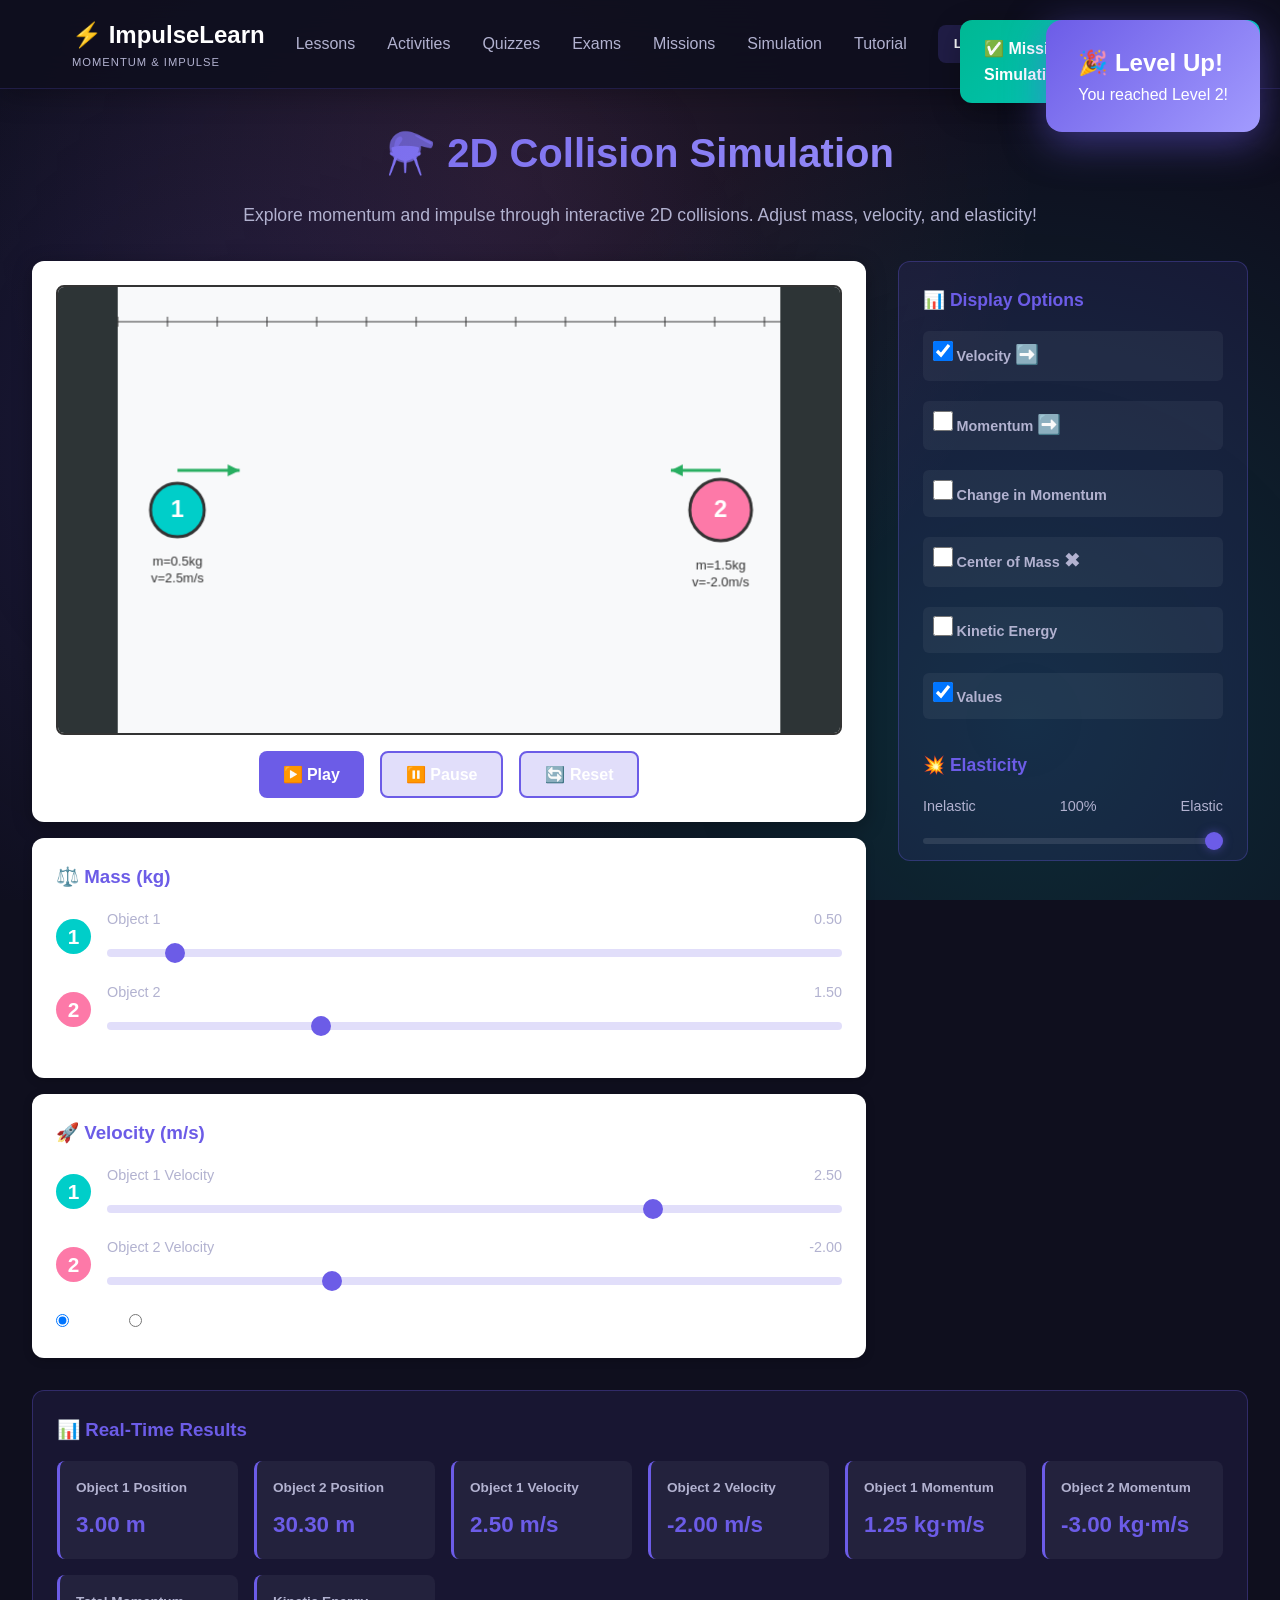
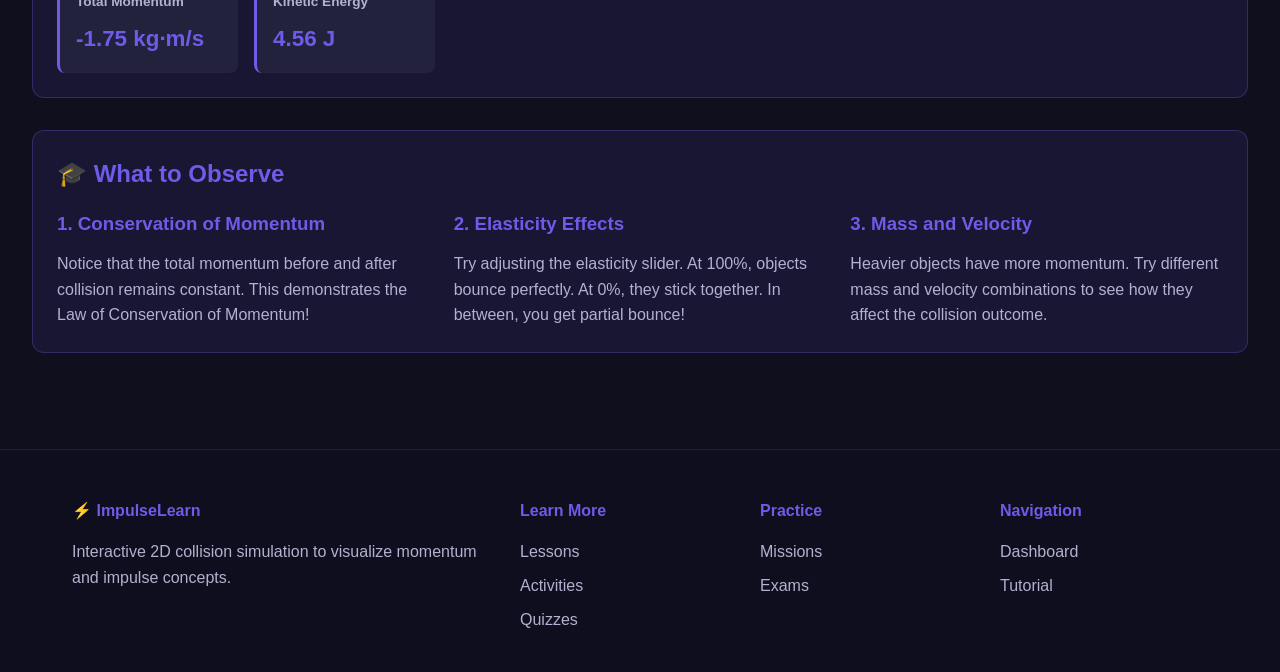
<file: simulation.html>
<!DOCTYPE html>
<html lang="en">
<head>
    <meta charset="UTF-8">
    <meta name="viewport" content="width=device-width, initial-scale=1.0">
    <title>2D Collision Simulation - ImpulseLearn</title>
    <link rel="stylesheet" href="impulselearn.css">
    <style>
        * {
            margin: 0;
            padding: 0;
            box-sizing: border-box;
        }
        
        body {
            background: #0f0f1e;
            color: white;
            font-family: 'Segoe UI', Tahoma, Geneva, Verdana, sans-serif;
        }
        
        .sim-container {
            max-width: 1400px;
            margin: 0 auto;
            padding: 2rem;
        }
        
        .sim-header {
            text-align: center;
            margin-bottom: 2rem;
        }
        
        .sim-header h1 {
            color: var(--primary);
            font-size: 2.5rem;
            margin-bottom: 1rem;
        }
        
        .sim-layout {
            display: grid;
            grid-template-columns: 1fr 350px;
            gap: 2rem;
            margin-bottom: 2rem;
        }
        
        .canvas-section {
            background: white;
            border-radius: 12px;
            padding: 1.5rem;
            box-shadow: 0 4px 20px rgba(0,0,0,0.3);
        }
        
        #simCanvas {
            width: 100%;
            height: 450px;
            border: 2px solid #333;
            border-radius: 8px;
            background: #f8f9fa;
            display: block;
        }
        
        .button-row {
            display: flex;
            gap: 1rem;
            margin-top: 1rem;
            justify-content: center;
        }
        
        .btn {
            padding: 0.75rem 1.5rem;
            border: none;
            border-radius: 8px;
            background: var(--primary);
            color: white;
            cursor: pointer;
            font-size: 1rem;
            font-weight: 600;
            transition: all 0.2s;
            display: flex;
            align-items: center;
            gap: 0.5rem;
        }
        
        .btn:hover {
            background: #5a4fcf;
            transform: translateY(-2px);
            box-shadow: 0 4px 12px rgba(108, 92, 231, 0.4);
        }
        
        .btn:active {
            transform: translateY(0);
        }
        
        .btn-secondary {
            background: rgba(108, 92, 231, 0.2);
            border: 2px solid var(--primary);
        }
        
        .btn-secondary:hover {
            background: rgba(108, 92, 231, 0.3);
        }
        
        .controls-panel {
            background: rgba(108, 92, 231, 0.1);
            padding: 1.5rem;
            border-radius: 12px;
            border: 1px solid rgba(108, 92, 231, 0.3);
            max-height: 600px;
            overflow-y: auto;
        }
        
        .control-group {
            margin-bottom: 1.5rem;
        }
        
        .control-group h3 {
            color: var(--primary);
            margin-bottom: 1rem;
            font-size: 1.1rem;
        }
        
        .checkbox-list {
            display: flex;
            flex-direction: column;
            gap: 0.75rem;
        }
        
        .checkbox-item {
            display: flex;
            align-items: center;
            gap: 0.75rem;
            cursor: pointer;
            padding: 0.6rem;
            background: rgba(255,255,255,0.05);
            border-radius: 6px;
            transition: background 0.2s;
        }
        
        .checkbox-item:hover {
            background: rgba(255,255,255,0.1);
        }
        
        .checkbox-item input[type="checkbox"] {
            width: 20px;
            height: 20px;
            cursor: pointer;
        }
        
        .arrow-icon {
            margin-left: auto;
            font-size: 1.2rem;
        }
        
        .slider-group {
            margin-top: 1rem;
        }
        
        .slider-header {
            display: flex;
            justify-content: space-between;
            margin-bottom: 0.5rem;
            color: var(--text-secondary);
            font-size: 0.9rem;
        }
        
        input[type="range"] {
            width: 100%;
            height: 8px;
            border-radius: 4px;
            background: rgba(108, 92, 231, 0.2);
            outline: none;
            -webkit-appearance: none;
        }
        
        input[type="range"]::-webkit-slider-thumb {
            -webkit-appearance: none;
            appearance: none;
            width: 20px;
            height: 20px;
            border-radius: 50%;
            background: var(--primary);
            cursor: pointer;
        }
        
        input[type="range"]::-moz-range-thumb {
            width: 20px;
            height: 20px;
            border-radius: 50%;
            background: var(--primary);
            cursor: pointer;
        }
        
        .mass-section {
            background: white;
            padding: 1.5rem;
            border-radius: 12px;
            margin-top: 1rem;
            box-shadow: 0 2px 10px rgba(0,0,0,0.2);
        }
        
        .mass-section h3 {
            color: var(--primary);
            margin-bottom: 1rem;
        }
        
        .mass-row {
            display: flex;
            align-items: center;
            gap: 1rem;
            margin-bottom: 1rem;
        }
        
        .obj-badge {
            width: 35px;
            height: 35px;
            border-radius: 50%;
            display: flex;
            align-items: center;
            justify-content: center;
            color: white;
            font-weight: bold;
            font-size: 1.3rem;
            flex-shrink: 0;
        }
        
        .obj-badge.cyan {
            background: #00cec9;
        }
        
        .obj-badge.pink {
            background: #fd79a8;
        }
        
        .velocity-section {
            background: white;
            padding: 1.5rem;
            border-radius: 12px;
            margin-top: 1rem;
            box-shadow: 0 2px 10px rgba(0,0,0,0.2);
        }
        
        .velocity-section h3 {
            color: var(--primary);
            margin-bottom: 1rem;
        }
        
        .results-section {
            background: rgba(108, 92, 231, 0.1);
            padding: 1.5rem;
            border-radius: 12px;
            border: 1px solid rgba(108, 92, 231, 0.3);
        }
        
        .results-section h3 {
            color: var(--primary);
            margin-bottom: 1rem;
        }
        
        .results-grid {
            display: grid;
            grid-template-columns: repeat(auto-fit, minmax(180px, 1fr));
            gap: 1rem;
        }
        
        .result-box {
            background: rgba(255,255,255,0.05);
            padding: 1rem;
            border-radius: 8px;
            border-left: 3px solid var(--primary);
        }
        
        .result-box h4 {
            color: var(--text-secondary);
            font-size: 0.85rem;
            margin-bottom: 0.5rem;
        }
        
        .result-box .num {
            font-size: 1.4rem;
            font-weight: bold;
            color: var(--primary);
        }
        
        .info-section {
            margin-top: 2rem;
            background: rgba(108, 92, 231, 0.1);
            padding: 1.5rem;
            border-radius: 12px;
            border: 1px solid rgba(108, 92, 231, 0.3);
        }
        
        .info-section h2 {
            color: var(--primary);
            margin-bottom: 1rem;
        }
        
        .info-grid {
            display: grid;
            grid-template-columns: repeat(auto-fit, minmax(250px, 1fr));
            gap: 1.5rem;
        }
        
        .info-card h3 {
            color: var(--primary);
            margin-bottom: 0.75rem;
        }
        
        .info-card p {
            color: var(--text-secondary);
            line-height: 1.6;
        }
    </style>
</head>
<body>
    <nav class="nav">
        <div class="wrap nav-inner">
            <a class="brand" href="student-dashboard.html">
                <span>⚡ ImpulseLearn<small>Momentum & Impulse</small></span>
            </a>
            <div class="nav-links">
                <a href="lessons.html">Lessons</a>
                <a href="activities.html">Activities</a>
                <a href="quizzes.html">Quizzes</a>
                <a href="exams.html">Exams</a>
                <a href="missions.html">Missions</a>
                <a href="simulation.html">Simulation</a>
                <a href="tutorial.html">Tutorial</a>
            </div>
            <div class="nav-actions">
                <span class="btn sm" style="background: rgba(108, 92, 231, 0.2);">
                    Level <span class="level-value">1</span> | XP: <span class="xp-value">0</span>
                </span>
                <a href="student-dashboard.html" class="btn sm">Dashboard</a>
            </div>
        </div>
    </nav>

    <main class="sim-container">
        <div class="sim-header">
            <h1>⚗️ 2D Collision Simulation</h1>
            <p style="color: var(--text-secondary); font-size: 1.1rem; max-width: 800px; margin: 0 auto;">
                Explore momentum and impulse through interactive 2D collisions. Adjust mass, velocity, and elasticity!
            </p>
        </div>

        <div class="sim-layout">
            <!-- Canvas Section -->
            <div>
                <div class="canvas-section">
                    <canvas id="simCanvas"></canvas>
                    
                    <div class="button-row">
                        <button id="playBtn" class="btn">▶️ Play</button>
                        <button id="pauseBtn" class="btn btn-secondary">⏸️ Pause</button>
                        <button id="resetBtn" class="btn btn-secondary">🔄 Reset</button>
                    </div>
                </div>

                <!-- Mass Controls -->
                <div class="mass-section">
                    <h3>⚖️ Mass (kg)</h3>
                    
                    <div class="mass-row">
                        <div class="obj-badge cyan">1</div>
                        <div style="flex: 1;">
                            <div class="slider-header">
                                <span>Object 1</span>
                                <span id="mass1Display">0.50</span>
                            </div>
                            <input type="range" id="mass1" min="0.1" max="5" value="0.5" step="0.1">
                        </div>
                    </div>
                    
                    <div class="mass-row">
                        <div class="obj-badge pink">2</div>
                        <div style="flex: 1;">
                            <div class="slider-header">
                                <span>Object 2</span>
                                <span id="mass2Display">1.50</span>
                            </div>
                            <input type="range" id="mass2" min="0.1" max="5" value="1.5" step="0.1">
                        </div>
                    </div>
                </div>

                <!-- Velocity Controls -->
                <div class="velocity-section">
                    <h3>🚀 Velocity (m/s)</h3>
                    
                    <div class="mass-row">
                        <div class="obj-badge cyan">1</div>
                        <div style="flex: 1;">
                            <div class="slider-header">
                                <span>Object 1 Velocity</span>
                                <span id="vel1Display">2.50</span>
                            </div>
                            <input type="range" id="vel1" min="-5" max="5" value="2.5" step="0.1">
                        </div>
                    </div>
                    
                    <div class="mass-row">
                        <div class="obj-badge pink">2</div>
                        <div style="flex: 1;">
                            <div class="slider-header">
                                <span>Object 2 Velocity</span>
                                <span id="vel2Display">-2.00</span>
                            </div>
                            <input type="range" id="vel2" min="-5" max="5" value="-2" step="0.1">
                        </div>
                    </div>

                    <div class="speed-options">
                        <label class="radio-option">
                            <input type="radio" name="speed" value="normal" checked>
                            <span>Normal</span>
                        </label>
                        <label class="radio-option">
                            <input type="radio" name="speed" value="slow">
                            <span>Slow</span>
                        </label>
                    </div>
                </div>
            </div>

            <!-- Controls Panel -->
            <div class="controls-panel">
                <div class="control-group">
                    <h3>📊 Display Options</h3>
                    <div class="checkbox-list">
                        <label class="checkbox-item">
                            <input type="checkbox" id="chkVelocity" checked>
                            <span>Velocity</span>
                            <span class="arrow-icon">➡️</span>
                        </label>
                        <label class="checkbox-item">
                            <input type="checkbox" id="chkMomentum">
                            <span>Momentum</span>
                            <span class="arrow-icon">➡️</span>
                        </label>
                        <label class="checkbox-item">
                            <input type="checkbox" id="chkChangeMomentum">
                            <span>Change in Momentum</span>
                        </label>
                        <label class="checkbox-item">
                            <input type="checkbox" id="chkCenterMass">
                            <span>Center of Mass</span>
                            <span class="arrow-icon">✖</span>
                        </label>
                        <label class="checkbox-item">
                            <input type="checkbox" id="chkKineticEnergy">
                            <span>Kinetic Energy</span>
                        </label>
                        <label class="checkbox-item">
                            <input type="checkbox" id="chkValues" checked>
                            <span>Values</span>
                        </label>
                    </div>
                </div>

                <div class="control-group">
                    <h3>💥 Elasticity</h3>
                    <div class="slider-group">
                        <div class="slider-header">
                            <span>Inelastic</span>
                            <span id="elasticityDisplay">100%</span>
                            <span>Elastic</span>
                        </div>
                        <input type="range" id="elasticity" min="0" max="100" value="100">
                        <div style="display: flex; justify-content: space-between; font-size: 0.8rem; color: var(--text-secondary); margin-top: 0.25rem;">
                            <span>Stick together</span>
                            <span>Bounce perfectly</span>
                        </div>
                    </div>
                </div>

                <div class="control-group">
                    <h3>🎮 Controls</h3>
                    <label class="checkbox-item">
                        <input type="checkbox" id="chkConstantSize">
                        <span>Constant Size</span>
                    </label>
                </div>
            </div>
        </div>

        <!-- Results -->
        <div class="results-section">
            <h3>📊 Real-Time Results</h3>
            <div class="results-grid">
                <div class="result-box">
                    <h4>Object 1 Position</h4>
                    <div class="num" id="resPos1">0.00 m</div>
                </div>
                <div class="result-box">
                    <h4>Object 2 Position</h4>
                    <div class="num" id="resPos2">0.00 m</div>
                </div>
                <div class="result-box">
                    <h4>Object 1 Velocity</h4>
                    <div class="num" id="resVel1">0.00 m/s</div>
                </div>
                <div class="result-box">
                    <h4>Object 2 Velocity</h4>
                    <div class="num" id="resVel2">0.00 m/s</div>
                </div>
                <div class="result-box">
                    <h4>Object 1 Momentum</h4>
                    <div class="num" id="resMom1">0.00 kg·m/s</div>
                </div>
                <div class="result-box">
                    <h4>Object 2 Momentum</h4>
                    <div class="num" id="resMom2">0.00 kg·m/s</div>
                </div>
                <div class="result-box">
                    <h4>Total Momentum</h4>
                    <div class="num" id="resTotalMom">0.00 kg·m/s</div>
                </div>
                <div class="result-box">
                    <h4>Kinetic Energy</h4>
                    <div class="num" id="resKE">0.00 J</div>
                </div>
            </div>
        </div>

        <!-- Info Section -->
        <div class="info-section">
            <h2>🎓 What to Observe</h2>
            <div class="info-grid">
                <div class="info-card">
                    <h3>1. Conservation of Momentum</h3>
                    <p>Notice that the total momentum before and after collision remains constant. This demonstrates the Law of Conservation of Momentum!</p>
                </div>
                <div class="info-card">
                    <h3>2. Elasticity Effects</h3>
                    <p>Try adjusting the elasticity slider. At 100%, objects bounce perfectly. At 0%, they stick together. In between, you get partial bounce!</p>
                </div>
                <div class="info-card">
                    <h3>3. Mass and Velocity</h3>
                    <p>Heavier objects have more momentum. Try different mass and velocity combinations to see how they affect the collision outcome.</p>
                </div>
            </div>
        </div>
    </main>

    <footer class="footer">
        <div class="wrap footer-grid">
            <div>
                <strong>⚡ ImpulseLearn</strong>
                <p style="color: var(--text-secondary);">Interactive 2D collision simulation to visualize momentum and impulse concepts.</p>
            </div>
            <div>
                <strong>Learn More</strong>
                <a href="lessons.html">Lessons</a>
                <a href="activities.html">Activities</a>
                <a href="quizzes.html">Quizzes</a>
            </div>
            <div>
                <strong>Practice</strong>
                <a href="missions.html">Missions</a>
                <a href="exams.html">Exams</a>
            </div>
            <div>
                <strong>Navigation</strong>
                <a href="student-dashboard.html">Dashboard</a>
                <a href="tutorial.html">Tutorial</a>
            </div>
        </div>
    </footer>

    <script src="impulselearn.js"></script>
    <script>
        // ============ 2D COLLISION SIMULATION ============
        
        const canvas = document.getElementById('simCanvas');
        const ctx = canvas.getContext('2d');
        
        // State
        let isPlaying = false;
        let animationId = null;
        let collisionHappened = false;
        let collisionCooldown = 0;
        
        // Objects
        let obj1 = null;
        let obj2 = null;
        
        // Initial values
        let initVel1 = 0;
        let initVel2 = 0;
        
        // Colors
        const CYAN = '#00cec9';
        const PINK = '#fd79a8';
        const DARK = '#2d3436';
        
        // Initialize
        function init() {
            canvas.width = canvas.offsetWidth;
            canvas.height = 450;
            
            reset();
            setupEvents();
            animate();
        }
        
        function reset() {
            const m1 = parseFloat(document.getElementById('mass1').value);
            const m2 = parseFloat(document.getElementById('mass2').value);
            const v1 = parseFloat(document.getElementById('vel1').value);
            const v2 = parseFloat(document.getElementById('vel2').value);
            const constantSize = document.getElementById('chkConstantSize').checked;
            
            // Object 1 - left side
            const baseRadius1 = constantSize ? 30 : 25 + (m1 * 4);
            obj1 = {
                x: 120,
                y: canvas.height / 2,
                r: baseRadius1,
                baseR: baseRadius1,
                mass: m1,
                vel: v1,
                color: CYAN
            };
            
            // Object 2 - right side
            const baseRadius2 = constantSize ? 30 : 25 + (m2 * 4);
            obj2 = {
                x: canvas.width - 120,
                y: canvas.height / 2,
                r: baseRadius2,
                baseR: baseRadius2,
                mass: m2,
                vel: v2,
                color: PINK
            };
            
            initVel1 = obj1.vel;
            initVel2 = obj2.vel;
            collisionHappened = false;
            collisionCooldown = 0;
            
            isPlaying = false;
            document.getElementById('playBtn').textContent = '▶️ Play';
            
            updateDisplay();
            render();
        }
        
        function setupEvents() {
            // Play button - TOGGLE
            document.getElementById('playBtn').addEventListener('click', () => {
                isPlaying = !isPlaying;
                document.getElementById('playBtn').textContent = isPlaying ? '⏸️ Pause' : '▶️ Play';
            });
            
            // Pause button
            document.getElementById('pauseBtn').addEventListener('click', () => {
                isPlaying = false;
                document.getElementById('playBtn').textContent = '▶️ Play';
            });
            
            // Reset
            document.getElementById('resetBtn').addEventListener('click', reset);
            
            // Mass sliders
            document.getElementById('mass1').addEventListener('input', (e) => {
                document.getElementById('mass1Display').textContent = parseFloat(e.target.value).toFixed(2);
                if (!isPlaying && obj1) {
                    obj1.mass = parseFloat(e.target.value);
                    const constantSize = document.getElementById('chkConstantSize').checked;
                    obj1.r = constantSize ? obj1.baseR : 25 + (obj1.mass * 4);
                    render();
                    updateDisplay();
                }
            });
            
            document.getElementById('mass2').addEventListener('input', (e) => {
                document.getElementById('mass2Display').textContent = parseFloat(e.target.value).toFixed(2);
                if (!isPlaying && obj2) {
                    obj2.mass = parseFloat(e.target.value);
                    const constantSize = document.getElementById('chkConstantSize').checked;
                    obj2.r = constantSize ? obj2.baseR : 25 + (obj2.mass * 4);
                    render();
                    updateDisplay();
                }
            });
            
            // Velocity sliders
            document.getElementById('vel1').addEventListener('input', (e) => {
                const newVel = parseFloat(e.target.value);
                document.getElementById('vel1Display').textContent = newVel.toFixed(2);
                if (!isPlaying && obj1) {
                    obj1.vel = newVel;
                    initVel1 = newVel;
                    render();
                    updateDisplay();
                }
            });
            
            document.getElementById('vel2').addEventListener('input', (e) => {
                const newVel = parseFloat(e.target.value);
                document.getElementById('vel2Display').textContent = newVel.toFixed(2);
                if (!isPlaying && obj2) {
                    obj2.vel = newVel;
                    initVel2 = newVel;
                    render();
                    updateDisplay();
                }
            });
            
            // Elasticity
            document.getElementById('elasticity').addEventListener('input', (e) => {
                document.getElementById('elasticityDisplay').textContent = e.target.value + '%';
            });
            
            // Constant Size checkbox
            document.getElementById('chkConstantSize').addEventListener('change', (e) => {
                if (!isPlaying && obj1 && obj2) {
                    if (e.target.checked) {
                        obj1.baseR = 30;
                        obj2.baseR = 30;
                        obj1.r = 30;
                        obj2.r = 30;
                    } else {
                        obj1.baseR = 25 + (obj1.mass * 4);
                        obj2.baseR = 25 + (obj2.mass * 4);
                        obj1.r = obj1.baseR;
                        obj2.r = obj2.baseR;
                    }
                    render();
                }
            });
            
            // Display checkboxes
            const checkboxes = ['chkVelocity', 'chkMomentum', 'chkChangeMomentum', 'chkCenterMass', 'chkKineticEnergy', 'chkValues'];
            checkboxes.forEach(id => {
                document.getElementById(id).addEventListener('change', render);
            });
            
            // Speed
            document.querySelectorAll('input[name="speed"]').forEach(radio => {
                radio.addEventListener('change', (e) => {
                    const mult = e.target.value === 'slow' ? 0.5 : 1;
                    if (obj1 && obj2) {
                        obj1.vel = initVel1 * mult;
                        obj2.vel = initVel2 * mult;
                        document.getElementById('vel1Display').textContent = obj1.vel.toFixed(2);
                        document.getElementById('vel2Display').textContent = obj2.vel.toFixed(2);
                        document.getElementById('vel1').value = obj1.vel;
                        document.getElementById('vel2').value = obj2.vel;
                    }
                });
            });
        }
        
        function animate() {
            if (isPlaying && obj1 && obj2) {
                update();
            }
            updateDisplay();
            render();
            animationId = requestAnimationFrame(animate);
        }
        
        function update() {
            // Decrease collision cooldown
            if (collisionCooldown > 0) {
                collisionCooldown--;
            }
            
            // Move objects
            obj1.x += obj1.vel;
            obj2.x += obj2.vel;
            
            // Object collision - only if cooldown is over
            const dist = Math.abs(obj2.x - obj1.x);
            const minDist = obj1.r + obj2.r;
            
            if (dist < minDist && !collisionHappened && collisionCooldown === 0) {
                collisionHappened = true;
                collide();
                collisionCooldown = 30; // 30 frames cooldown
            }
            
            if (dist > minDist + 20) {
                collisionHappened = false;
            }
        }
        
        function collide() {
            const elasticity = parseFloat(document.getElementById('elasticity').value) / 100;
            const m1 = obj1.mass;
            const m2 = obj2.mass;
            const v1 = obj1.vel;
            const v2 = obj2.vel;
            
            // Elastic collision formulas
            const elasticV1 = ((m1 - m2) * v1 + 2 * m2 * v2) / (m1 + m2);
            const elasticV2 = ((m2 - m1) * v2 + 2 * m1 * v1) / (m1 + m2);
            
            // Inelastic collision (stick together) - conservation of momentum
            const inelasticV = (m1 * v1 + m2 * v2) / (m1 + m2);
            
            // Interpolate between inelastic and elastic based on elasticity
            obj1.vel = inelasticV + elasticity * (elasticV1 - inelasticV);
            obj2.vel = inelasticV + elasticity * (elasticV2 - inelasticV);
            
            // For completely inelastic, ensure they stick together
            if (elasticity === 0) {
                obj1.vel = inelasticV;
                obj2.vel = inelasticV;
            }
            
            // Separate objects to prevent sticking
            const overlap = (obj1.r + obj2.r) - Math.abs(obj2.x - obj1.x);
            if (overlap > 0) {
                obj1.x -= overlap / 2;
                obj2.x += overlap / 2;
            }
        }
        
        function render() {
            if (!obj1 || !obj2) return;
            
            // Clear
            ctx.fillStyle = '#f8f9fa';
            ctx.fillRect(0, 0, canvas.width, canvas.height);
            
            // Walls
            ctx.fillStyle = DARK;
            ctx.fillRect(0, 0, 60, canvas.height);
            ctx.fillRect(canvas.width - 60, 0, 60, canvas.height);
            
            // Ruler
            ctx.strokeStyle = '#333';
            ctx.lineWidth = 1;
            ctx.beginPath();
            ctx.moveTo(60, 35);
            ctx.lineTo(canvas.width - 60, 35);
            ctx.stroke();
            
            for (let x = 60; x < canvas.width - 60; x += 50) {
                ctx.beginPath();
                ctx.moveTo(x, 30);
                ctx.lineTo(x, 40);
                ctx.stroke();
            }
            
            // Center of mass
            if (document.getElementById('chkCenterMass').checked) {
                const com = (obj1.mass * obj1.x + obj2.mass * obj2.x) / (obj1.mass + obj2.mass);
                ctx.strokeStyle = '#e74c3c';
                ctx.lineWidth = 2;
                ctx.beginPath();
                ctx.moveTo(com, 55);
                ctx.lineTo(com, canvas.height - 55);
                ctx.stroke();
                ctx.font = 'bold 24px Arial';
                ctx.fillText('✖', com - 12, canvas.height / 2);
            }
            
            // Velocity arrows
            if (document.getElementById('chkVelocity').checked) {
                drawArrow(obj1.x, obj1.y - 40, obj1.vel * 25, '#27ae60');
                drawArrow(obj2.x, obj2.y - 40, obj2.vel * 25, '#27ae60');
            }
            
            // Momentum arrows
            if (document.getElementById('chkMomentum').checked) {
                const p1 = obj1.mass * obj1.vel * 4;
                const p2 = obj2.mass * obj2.vel * 4;
                drawArrow(obj1.x, obj1.y + 40, p1, '#3498db');
                drawArrow(obj2.x, obj2.y + 40, p2, '#3498db');
            }
            
            // Objects
            drawCircle(obj1, '1');
            drawCircle(obj2, '2');
            
            // Values
            if (document.getElementById('chkValues').checked) {
                ctx.font = '13px Arial';
                ctx.fillStyle = '#333';
                ctx.textAlign = 'center';
                ctx.fillText(`m=${obj1.mass.toFixed(1)}kg`, obj1.x, obj1.y + obj1.r + 25);
                ctx.fillText(`v=${obj1.vel.toFixed(1)}m/s`, obj1.x, obj1.y + obj1.r + 42);
                ctx.fillText(`m=${obj2.mass.toFixed(1)}kg`, obj2.x, obj2.y + obj2.r + 25);
                ctx.fillText(`v=${obj2.vel.toFixed(1)}m/s`, obj2.x, obj2.y + obj2.r + 42);
            }
        }
        
        function drawCircle(obj, label) {
            // Circle
            ctx.fillStyle = obj.color;
            ctx.beginPath();
            ctx.arc(obj.x, obj.y, obj.r, 0, Math.PI * 2);
            ctx.fill();
            
            // Border
            ctx.strokeStyle = '#333';
            ctx.lineWidth = 3;
            ctx.stroke();
            
            // Label
            ctx.fillStyle = 'white';
            ctx.font = 'bold 24px Arial';
            ctx.textAlign = 'center';
            ctx.textBaseline = 'middle';
            ctx.fillText(label, obj.x, obj.y);
        }
        
        function drawArrow(x, y, length, color) {
            const dir = length > 0 ? 1 : -1;
            const absLen = Math.abs(length);
            
            ctx.strokeStyle = color;
            ctx.fillStyle = color;
            ctx.lineWidth = 3;
            
            // Line
            ctx.beginPath();
            ctx.moveTo(x, y);
            ctx.lineTo(x + dir * absLen, y);
            ctx.stroke();
            
            // Arrowhead
            ctx.beginPath();
            ctx.moveTo(x + dir * absLen, y);
            ctx.lineTo(x + dir * absLen - 12 * dir, y - 6);
            ctx.lineTo(x + dir * absLen - 12 * dir, y + 6);
            ctx.closePath();
            ctx.fill();
        }
        
        function updateDisplay() {
            if (!obj1 || !obj2) return;
            
            const v1 = obj1.vel;
            const v2 = obj2.vel;
            const m1 = obj1.mass;
            const m2 = obj2.mass;
            
            const p1 = m1 * v1;
            const p2 = m2 * v2;
            const totalP = p1 + p2;
            
            const ke1 = 0.5 * m1 * v1 * v1;
            const ke2 = 0.5 * m2 * v2 * v2;
            const totalKE = ke1 + ke2;
            
            // Convert pixel position to meters (1 pixel = 0.05 meters)
            const pos1 = (obj1.x - 60) * 0.05;
            const pos2 = (obj2.x - 60) * 0.05;
            
            document.getElementById('resPos1').textContent = pos1.toFixed(2) + ' m';
            document.getElementById('resPos2').textContent = pos2.toFixed(2) + ' m';
            document.getElementById('resVel1').textContent = v1.toFixed(2) + ' m/s';
            document.getElementById('resVel2').textContent = v2.toFixed(2) + ' m/s';
            document.getElementById('resMom1').textContent = p1.toFixed(2) + ' kg·m/s';
            document.getElementById('resMom2').textContent = p2.toFixed(2) + ' kg·m/s';
            document.getElementById('resTotalMom').textContent = totalP.toFixed(2) + ' kg·m/s';
            document.getElementById('resKE').textContent = totalKE.toFixed(2) + ' J';
        }
        
        // Resize handler
        window.addEventListener('resize', () => {
            canvas.width = canvas.offsetWidth;
            if (obj1 && obj2) {
                obj1.y = canvas.height / 2;
                obj2.y = canvas.height / 2;
            }
        });
        
        // Start
        document.addEventListener('DOMContentLoaded', init);
        
        // Mission tracking
        function completeSimulationMission() {
            completeMission('mission-4');
        }
        
        let simStarted = false;
        const originalReset = reset;
        reset = function() {
            if (!simStarted) {
                simStarted = true;
                completeSimulationMission();
            }
            originalReset();
        };
    </script>
</body>
</html>
</file>
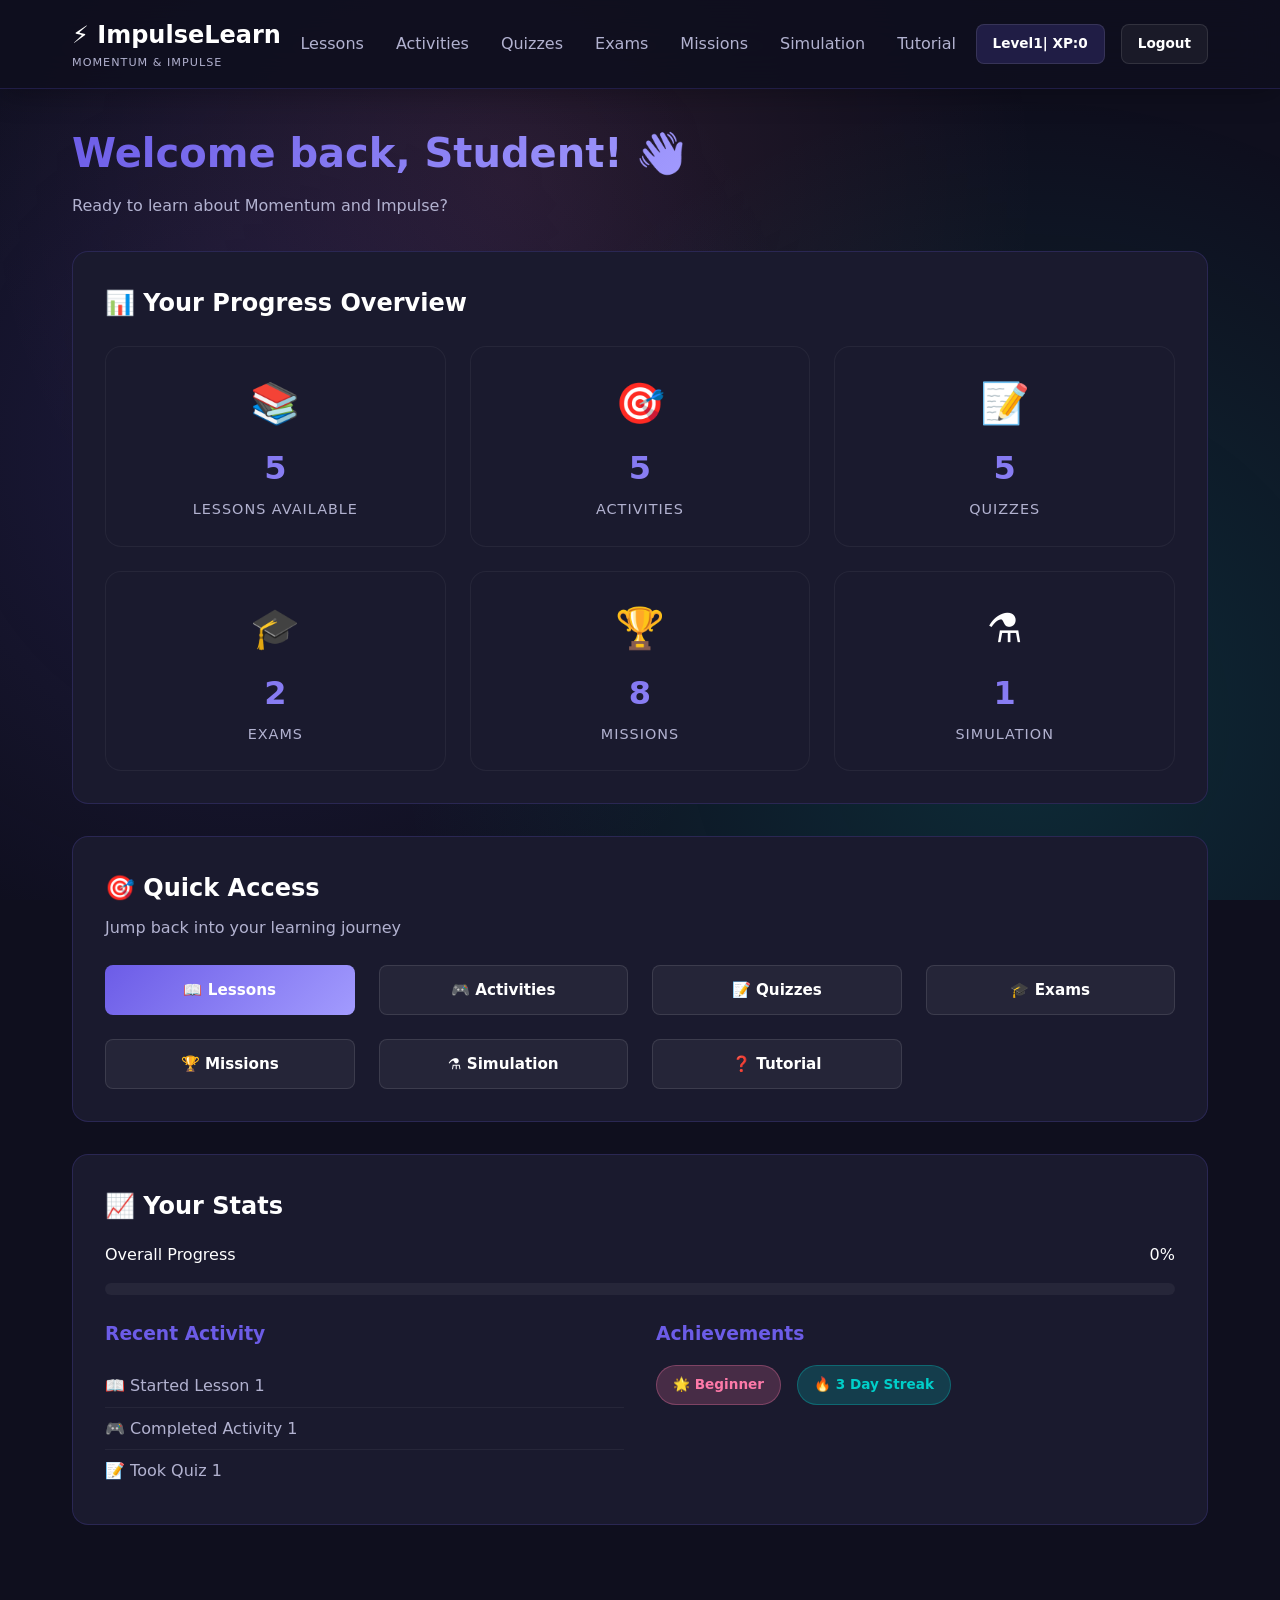
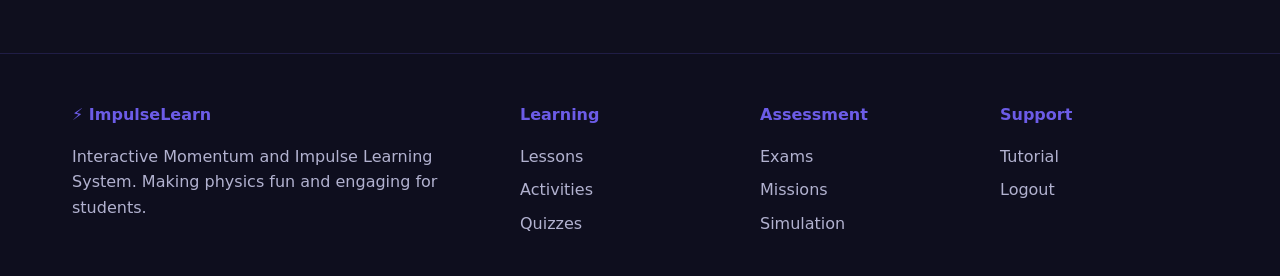
<file: student-dashboard.html>
<!DOCTYPE html>
<html lang="en">
<head>
    <meta charset="UTF-8">
    <meta name="viewport" content="width=device-width, initial-scale=1.0">
    <title>Student Dashboard - ImpulseLearn</title>
    <link rel="stylesheet" href="impulselearn.css">
</head>
<body>
    <nav class="nav">
        <div class="wrap nav-inner">
            <a class="brand" href="student-dashboard.html">
                <span>⚡ ImpulseLearn<small>Momentum & Impulse</small></span>
            </a>
            <div class="nav-links">
                <a href="lessons.html">Lessons</a>
                <a href="activities.html">Activities</a>
                <a href="quizzes.html">Quizzes</a>
                <a href="exams.html">Exams</a>
                <a href="missions.html">Missions</a>
                <a href="simulation.html">Simulation</a>
                <a href="tutorial.html">Tutorial</a>
            </div>
            <div class="nav-actions">
                <span class="btn sm" style="background: rgba(108, 92, 231, 0.2);">
                    Level <span class="level-value">1</span> | XP: <span class="xp-value">0</span>
                </span>
                <a href="index.html" class="btn sm" onclick="logout()">Logout</a>
            </div>
        </div>
    </nav>

    <main class="dashboard">
        <div class="wrap">
            <div class="dashboard-header">
                <div>
                    <h1>Welcome back, <span id="studentName">Student</span>! 👋</h1>
                    <p style="color: var(--text-secondary); margin-top: 0.5rem;">Ready to learn about Momentum and Impulse?</p>
                </div>
            </div>

            <div class="welcome-card">
                <h2>📊 Your Progress Overview</h2>
                <div class="grid-3" style="margin-top: 1.5rem;">
                    <div class="stat-card">
                        <div class="stat-icon">📚</div>
                        <div class="stat-value">5</div>
                        <div class="stat-label">Lessons Available</div>
                    </div>
                    <div class="stat-card">
                        <div class="stat-icon">🎯</div>
                        <div class="stat-value">5</div>
                        <div class="stat-label">Activities</div>
                    </div>
                    <div class="stat-card">
                        <div class="stat-icon">📝</div>
                        <div class="stat-value">5</div>
                        <div class="stat-label">Quizzes</div>
                    </div>
                    <div class="stat-card">
                        <div class="stat-icon">🎓</div>
                        <div class="stat-value">2</div>
                        <div class="stat-label">Exams</div>
                    </div>
                    <div class="stat-card">
                        <div class="stat-icon">🏆</div>
                        <div class="stat-value">8</div>
                        <div class="stat-label">Missions</div>
                    </div>
                    <div class="stat-card">
                        <div class="stat-icon">⚗️</div>
                        <div class="stat-value">1</div>
                        <div class="stat-label">Simulation</div>
                    </div>
                </div>
            </div>

            <div class="welcome-card">
                <h2>🎯 Quick Access</h2>
                <p style="color: var(--text-secondary); margin-bottom: 1.5rem;">Jump back into your learning journey</p>
                <div class="grid-4">
                    <a href="lessons.html" class="btn primary full">📖 Lessons</a>
                    <a href="activities.html" class="btn full">🎮 Activities</a>
                    <a href="quizzes.html" class="btn full">📝 Quizzes</a>
                    <a href="exams.html" class="btn full">🎓 Exams</a>
                    <a href="missions.html" class="btn full">🏆 Missions</a>
                    <a href="simulation.html" class="btn full">⚗️ Simulation</a>
                    <a href="tutorial.html" class="btn full">❓ Tutorial</a>
                </div>
            </div>

            <div class="welcome-card">
                <h2>📈 Your Stats</h2>
                <div style="margin-top: 1rem;">
                    <div style="margin-bottom: 1.5rem;">
                        <div style="display: flex; justify-content: space-between; margin-bottom: 0.5rem;">
                            <span>Overall Progress</span>
                            <span id="overallProgress">0%</span>
                        </div>
                        <div class="progress-container">
                            <div class="progress-bar" id="overallProgressBar" style="width: 0%;"></div>
                        </div>
                    </div>
                    
                    <div class="grid-2">
                        <div>
                            <h3 style="margin-bottom: 1rem; color: var(--primary);">Recent Activity</h3>
                            <ul style="list-style: none; color: var(--text-secondary);">
                                <li style="padding: 0.5rem 0; border-bottom: 1px solid rgba(255,255,255,0.05);">📖 Started Lesson 1</li>
                                <li style="padding: 0.5rem 0; border-bottom: 1px solid rgba(255,255,255,0.05);">🎮 Completed Activity 1</li>
                                <li style="padding: 0.5rem 0;">📝 Took Quiz 1</li>
                            </ul>
                        </div>
                        <div>
                            <h3 style="margin-bottom: 1rem; color: var(--primary);">Achievements</h3>
                            <div style="display: flex; gap: 1rem; flex-wrap: wrap;">
                                <span class="reward-badge">🌟 Beginner</span>
                                <span class="reward-xp">🔥 3 Day Streak</span>
                            </div>
                        </div>
                    </div>
                </div>
            </div>
        </div>
    </main>

    <footer class="footer">
        <div class="wrap footer-grid">
            <div>
                <strong>⚡ ImpulseLearn</strong>
                <p style="color: var(--text-secondary);">Interactive Momentum and Impulse Learning System. Making physics fun and engaging for students.</p>
            </div>
            <div>
                <strong>Learning</strong>
                <a href="lessons.html">Lessons</a>
                <a href="activities.html">Activities</a>
                <a href="quizzes.html">Quizzes</a>
            </div>
            <div>
                <strong>Assessment</strong>
                <a href="exams.html">Exams</a>
                <a href="missions.html">Missions</a>
                <a href="simulation.html">Simulation</a>
            </div>
            <div>
                <strong>Support</strong>
                <a href="tutorial.html">Tutorial</a>
                <a href="#" onclick="logout()">Logout</a>
            </div>
        </div>
    </footer>

    <script src="impulselearn.js"></script>
    <script>
        // Update dashboard with user info
        document.addEventListener('DOMContentLoaded', () => {
            if (AppState.currentUser) {
                document.getElementById('studentName').textContent = AppState.currentUser;
                document.querySelectorAll('.level-value').forEach(el => el.textContent = AppState.level);
                document.querySelectorAll('.xp-value').forEach(el => el.textContent = AppState.xp);
                
                // Update progress
                const totalActivities = 5 + 5 + 2; // lessons + activities + quizzes
                const completed = AppState.completedMissions.length;
                const progress = Math.round((completed / totalActivities) * 100);
                document.getElementById('overallProgress').textContent = progress + '%';
                document.getElementById('overallProgressBar').style.width = progress + '%';
            }
        });
    </script>
</body>
</html>
</file>
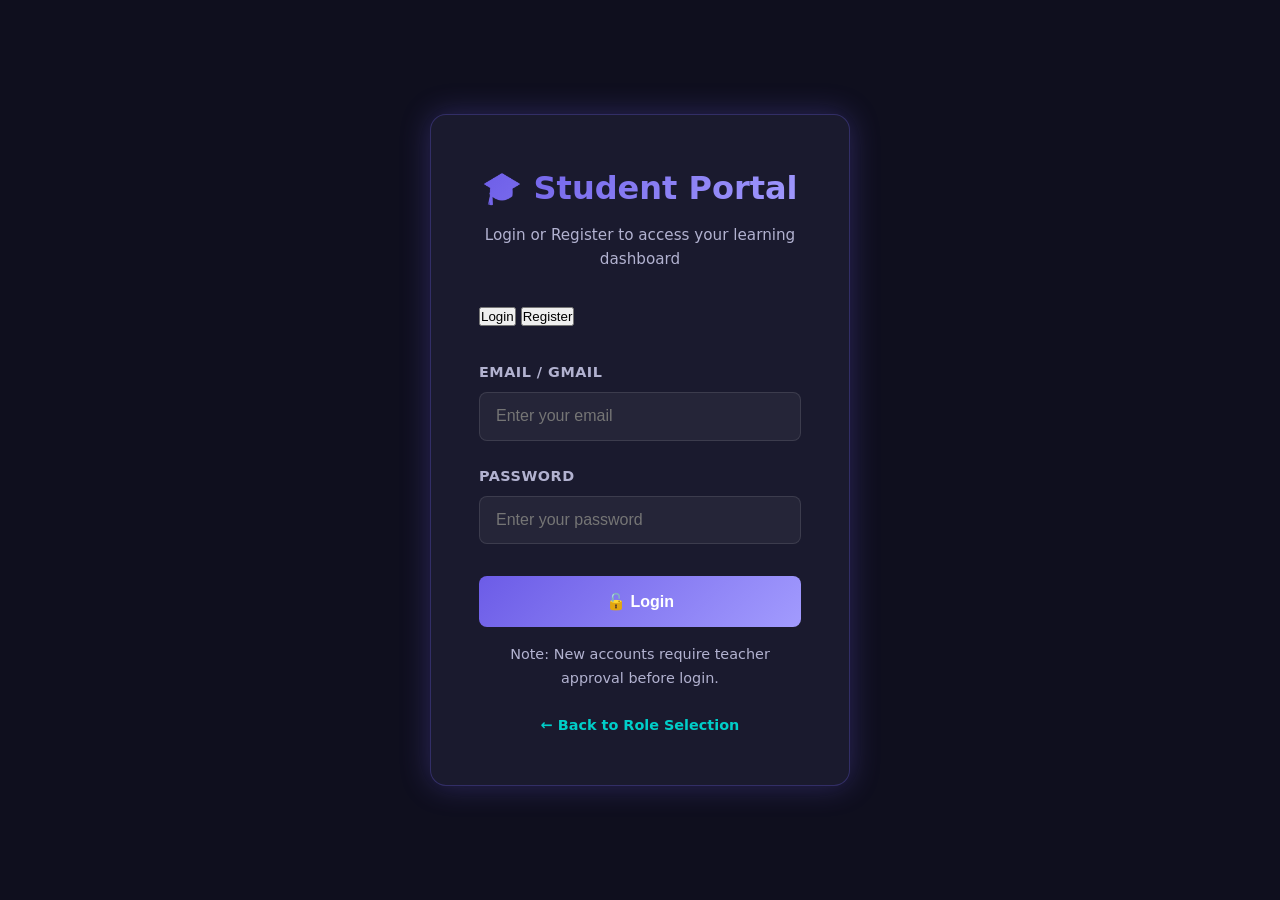
<file: student-login.html>
<!DOCTYPE html>
<html lang="en">
<head>
    <meta charset="UTF-8">
    <meta name="viewport" content="width=device-width, initial-scale=1.0">
    <title>Student Login - ImpulseLearn</title>
    <link rel="stylesheet" href="impulselearn.css">
</head>
<body>
    <div class="login-container">
        <div class="login-box">
            <h1>🎓 Student Portal</h1>
            <p class="subtitle">Login or Register to access your learning dashboard</p>
            
            <!-- Tabs -->
            <div class="tabs" style="margin-bottom: 2rem;">
                <button class="tab-button active" type="button" onclick="showTab('login')">Login</button>
                <button class="tab-button" type="button" onclick="showTab('register')">Register</button>
            </div>
            
            <!-- Login Form -->
            <form id="loginForm" class="auth-form active" onsubmit="loginStudent(event)">
                <div class="form-group">
                    <label for="loginEmail">Email / Gmail</label>
                    <input type="email" id="loginEmail" name="email" placeholder="Enter your email" required autocomplete="email">
                </div>
                
                <div class="form-group">
                    <label for="loginPassword">Password</label>
                    <input type="password" id="loginPassword" name="password" placeholder="Enter your password" required autocomplete="current-password">
                </div>
                
                <button type="submit" class="login-btn">
                    🔓 Login
                </button>
                
                <p style="text-align: center; margin-top: 1rem; color: var(--text-secondary); font-size: 0.9rem;">
                    Note: New accounts require teacher approval before login.
                </p>
            </form>
            
            <!-- Registration Form -->
            <form id="registerForm" class="auth-form" style="display: none;" onsubmit="registerStudent(event)">
                <div class="form-group">
                    <label for="regName">Full Name</label>
                    <input type="text" id="regName" name="fullName" placeholder="Enter your full name" required autocomplete="name">
                </div>
                
                <div class="form-group">
                    <label for="regEmail">Email / Gmail</label>
                    <input type="email" id="regEmail" name="email" placeholder="Enter your email" required autocomplete="email">
                </div>
                
                <div class="form-group">
                    <label for="regPassword">Password</label>
                    <input type="password" id="regPassword" name="password" placeholder="Create a password (min. 6 characters)" required autocomplete="new-password" minlength="6">
                </div>
                
                <div class="form-group">
                    <label for="regConfirmPassword">Confirm Password</label>
                    <input type="password" id="regConfirmPassword" name="confirmPassword" placeholder="Confirm your password" required autocomplete="new-password">
                </div>
                
                <button type="submit" class="login-btn">
                    📝 Register
                </button>
                
                <p style="text-align: center; margin-top: 1rem; color: var(--text-secondary); font-size: 0.9rem;">
                    After registration, wait for teacher approval to login.
                </p>
            </form>
            
            <div class="login-footer">
                <p><a href="index.html">← Back to Role Selection</a></p>
            </div>
        </div>
    </div>
    
    <script src="impulselearn.js"></script>
    <script>
        function showTab(tab) {
            const loginForm = document.getElementById('loginForm');
            const registerForm = document.getElementById('registerForm');
            const buttons = document.querySelectorAll('.tab-button');
            
            buttons.forEach(btn => btn.classList.remove('active'));
            
            if (tab === 'login') {
                loginForm.style.display = 'block';
                registerForm.style.display = 'none';
                buttons[0].classList.add('active');
            } else {
                loginForm.style.display = 'none';
                registerForm.style.display = 'block';
                buttons[1].classList.add('active');
            }
        }
        
        // Initialize tab buttons
        document.querySelectorAll('.tab-button').forEach((btn, index) => {
            btn.addEventListener('click', () => {
                document.querySelectorAll('.tab-button').forEach(b => b.classList.remove('active'));
                btn.classList.add('active');
            });
        });
    </script>
</body>
</html>
</file>
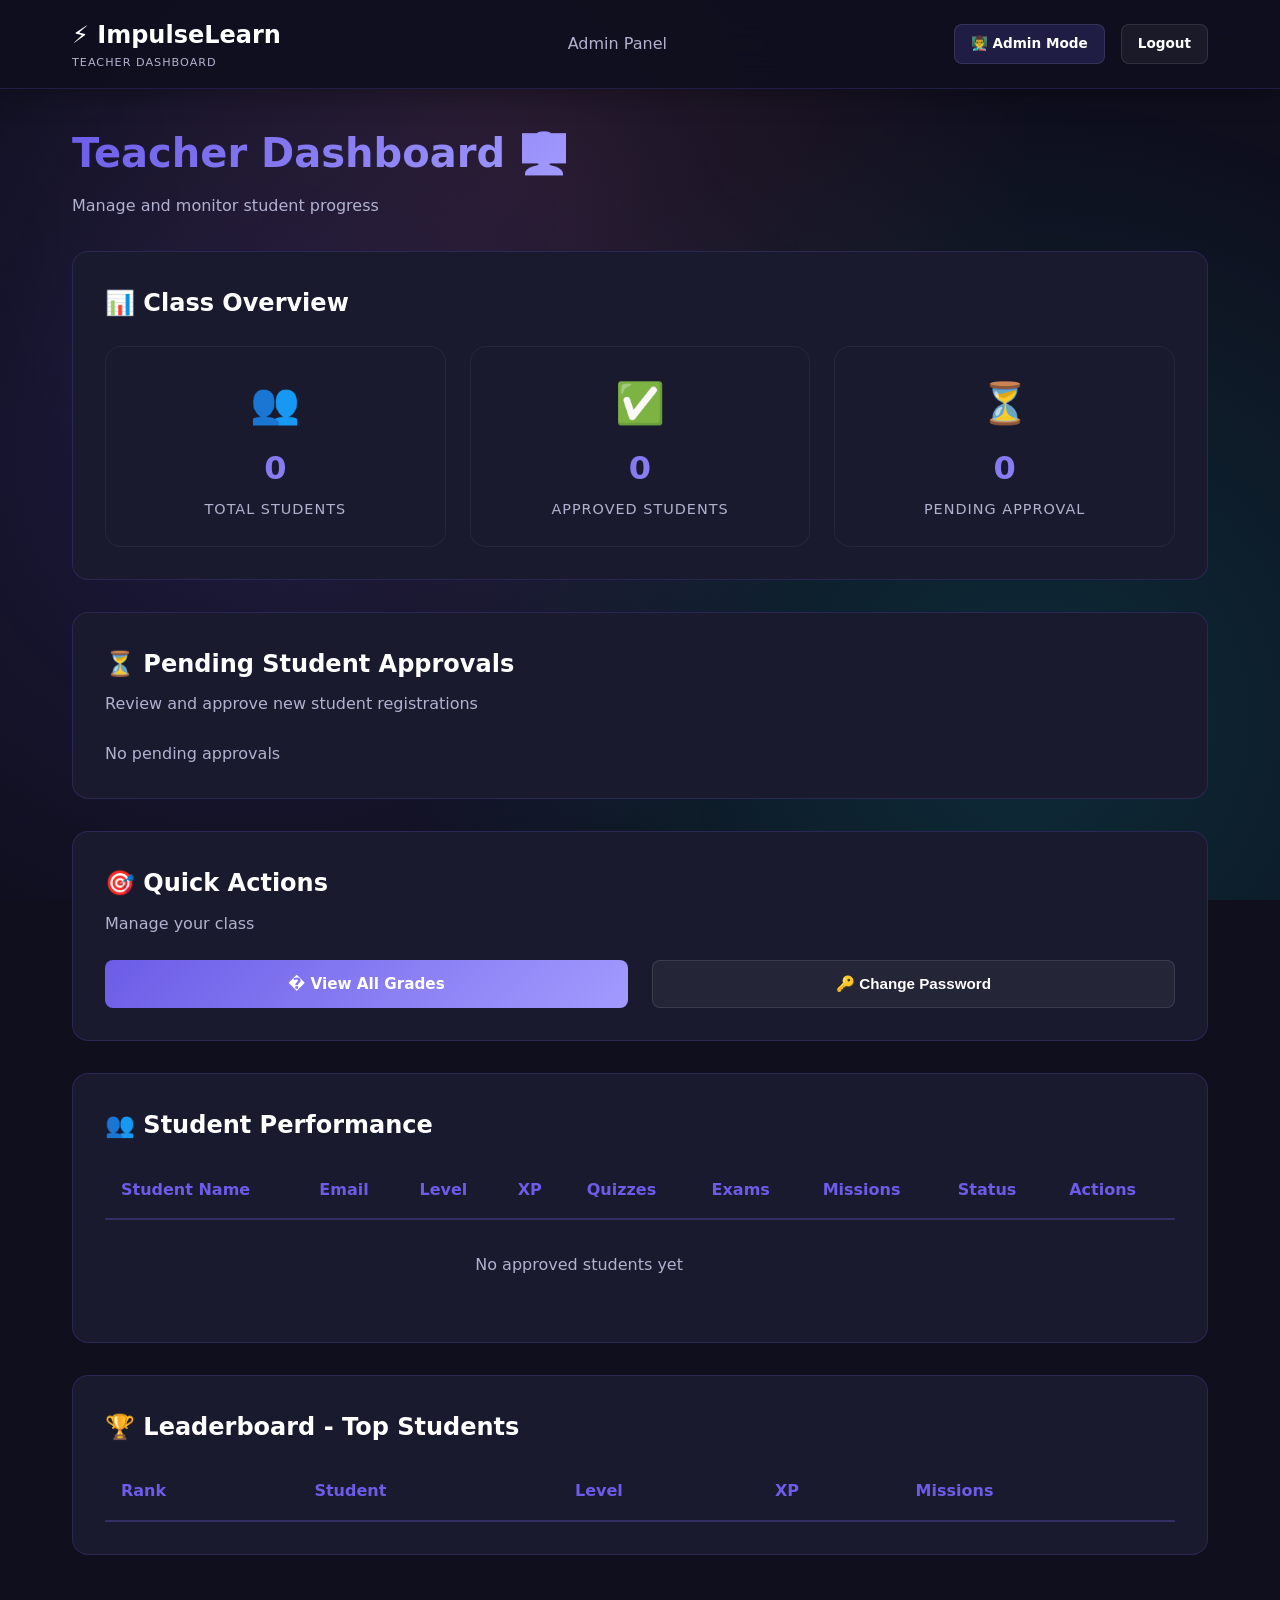
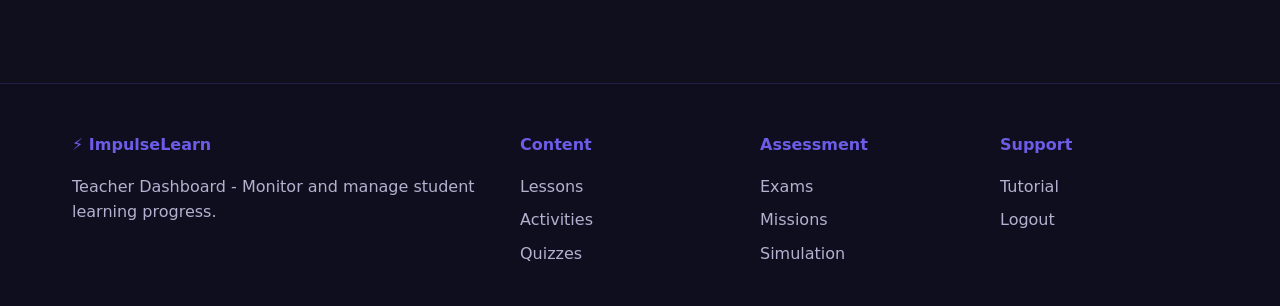
<file: teacher-dashboard.html>
<!DOCTYPE html>
<html lang="en">
<head>
    <meta charset="UTF-8">
    <meta name="viewport" content="width=device-width, initial-scale=1.0">
    <title>Teacher Dashboard - ImpulseLearn</title>
    <link rel="stylesheet" href="impulselearn.css">
</head>
<body>
    <nav class="nav">
        <div class="wrap nav-inner">
            <a class="brand" href="teacher-dashboard.html">
                <span>⚡ ImpulseLearn<small>Teacher Dashboard</small></span>
            </a>
            <div class="nav-links">
                <a href="admin.html">Admin Panel</a>
            </div>
            <div class="nav-actions">
                <span class="btn sm" style="background: rgba(108, 92, 231, 0.2);">
                    👨‍🏫 Admin Mode
                </span>
                <a href="index.html" class="btn sm" onclick="logout()">Logout</a>
            </div>
        </div>
    </nav>

    <main class="dashboard">
        <div class="wrap">
            <div class="dashboard-header">
                <div>
                    <h1>Teacher Dashboard 👨‍🏫</h1>
                    <p style="color: var(--text-secondary); margin-top: 0.5rem;">Manage and monitor student progress</p>
                </div>
            </div>

            <!-- Admin Stats -->
            <div class="welcome-card">
                <h2>📊 Class Overview</h2>
                <div class="grid-3" style="margin-top: 1.5rem;">
                    <div class="stat-card">
                        <div class="stat-icon">👥</div>
                        <div class="stat-value" id="totalStudents">0</div>
                        <div class="stat-label">Total Students</div>
                    </div>
                    <div class="stat-card">
                        <div class="stat-icon">✅</div>
                        <div class="stat-value" id="approvedStudents">0</div>
                        <div class="stat-label">Approved Students</div>
                    </div>
                    <div class="stat-card">
                        <div class="stat-icon">⏳</div>
                        <div class="stat-value" id="pendingStudents">0</div>
                        <div class="stat-label">Pending Approval</div>
                    </div>
                </div>
            </div>

            <!-- Pending Approvals -->
            <div class="welcome-card" id="approvalSection">
                <h2>⏳ Pending Student Approvals</h2>
                <p style="color: var(--text-secondary); margin-bottom: 1.5rem;">Review and approve new student registrations</p>
                <div id="pendingList">
                    <p style="color: var(--text-secondary);">No pending approvals</p>
                </div>
            </div>

            <!-- Quick Actions -->
            <div class="welcome-card">
                <h2>🎯 Quick Actions</h2>
                <p style="color: var(--text-secondary); margin-bottom: 1.5rem;">Manage your class</p>
                <div class="grid-4">
                    <a href="admin.html" class="btn primary full">� View All Grades</a>
                    <button class="btn full" onclick="changeTeacherPassword()">🔑 Change Password</button>
                </div>
            </div>

            <!-- Student Performance -->
            <div class="welcome-card">
                <h2>👥 Student Performance</h2>
                <div style="margin-top: 1rem; overflow-x: auto;">
                    <table style="width: 100%; border-collapse: collapse;">
                        <thead>
                            <tr style="border-bottom: 2px solid rgba(108, 92, 231, 0.3);">
                                <th style="padding: 1rem; text-align: left; color: var(--primary);">Student Name</th>
                                <th style="padding: 1rem; text-align: left; color: var(--primary);">Email</th>
                                <th style="padding: 1rem; text-align: left; color: var(--primary);">Level</th>
                                <th style="padding: 1rem; text-align: left; color: var(--primary);">XP</th>
                                <th style="padding: 1rem; text-align: left; color: var(--primary);">Quizzes</th>
                                <th style="padding: 1rem; text-align: left; color: var(--primary);">Exams</th>
                                <th style="padding: 1rem; text-align: left; color: var(--primary);">Missions</th>
                                <th style="padding: 1rem; text-align: left; color: var(--primary);">Status</th>
                                <th style="padding: 1rem; text-align: left; color: var(--primary);">Actions</th>
                            </tr>
                        </thead>
                        <tbody id="studentTableBody" style="color: var(--text-secondary);">
                            <tr>
                                <td colspan="8" style="padding: 2rem; text-align: center;">Loading student data...</td>
                            </tr>
                        </tbody>
                    </table>
                </div>
            </div>

            <!-- Leaderboard -->
            <div class="welcome-card">
                <h2>🏆 Leaderboard - Top Students</h2>
                <div style="margin-top: 1rem; overflow-x: auto;">
                    <table style="width: 100%; border-collapse: collapse;">
                        <thead>
                            <tr style="border-bottom: 2px solid rgba(108, 92, 231, 0.3);">
                                <th style="padding: 1rem; text-align: left; color: var(--primary);">Rank</th>
                                <th style="padding: 1rem; text-align: left; color: var(--primary);">Student</th>
                                <th style="padding: 1rem; text-align: left; color: var(--primary);">Level</th>
                                <th style="padding: 1rem; text-align: left; color: var(--primary);">XP</th>
                                <th style="padding: 1rem; text-align: left; color: var(--primary);">Missions</th>
                            </tr>
                        </thead>
                        <tbody id="leaderboardBody">
                            <tr>
                                <td colspan="5" style="padding: 2rem; text-align: center;">Loading leaderboard...</td>
                            </tr>
                        </tbody>
                    </table>
                </div>
            </div>
        </div>
    </main>

    <footer class="footer">
        <div class="wrap footer-grid">
            <div>
                <strong>⚡ ImpulseLearn</strong>
                <p style="color: var(--text-secondary);">Teacher Dashboard - Monitor and manage student learning progress.</p>
            </div>
            <div>
                <strong>Content</strong>
                <a href="lessons.html">Lessons</a>
                <a href="activities.html">Activities</a>
                <a href="quizzes.html">Quizzes</a>
            </div>
            <div>
                <strong>Assessment</strong>
                <a href="exams.html">Exams</a>
                <a href="missions.html">Missions</a>
                <a href="simulation.html">Simulation</a>
            </div>
            <div>
                <strong>Support</strong>
                <a href="tutorial.html">Tutorial</a>
                <a href="#" onclick="logout()">Logout</a>
            </div>
        </div>
    </footer>

    <script src="impulselearn.js"></script>
    <script>
        // Load real data on page load
        document.addEventListener('DOMContentLoaded', () => {
            loadTeacherDashboard();
        });

        function loadTeacherDashboard() {
            const users = DB.getUsers().filter(u => u.role === 'student');
            const approved = users.filter(u => u.approved);
            const pending = users.filter(u => !u.approved);
            
            // Update stats
            document.getElementById('totalStudents').textContent = users.length;
            document.getElementById('approvedStudents').textContent = approved.length;
            document.getElementById('pendingStudents').textContent = pending.length;
            
            // Load pending approvals
            loadPendingApprovals(pending);
            
            // Load student table
            loadStudentTable(approved);
            
            // Load leaderboard
            updateLeaderboard();
        }

        function loadPendingApprovals(pending) {
            const pendingList = document.getElementById('pendingList');
            const approvalSection = document.getElementById('approvalSection');
            
            if (pending.length === 0) {
                pendingList.innerHTML = '<p style="color: var(--text-secondary);">No pending approvals</p>';
                return;
            }
            
            pendingList.innerHTML = pending.map(user => `
                <div style="display: flex; justify-content: space-between; align-items: center; padding: 1rem; background: rgba(108, 92, 231, 0.1); border-radius: 8px; margin-bottom: 1rem;">
                    <div>
                        <strong style="color: var(--primary);">${user.fullName}</strong>
                        <p style="color: var(--text-secondary); font-size: 0.9rem;">${user.email}</p>
                        <p style="color: var(--text-secondary); font-size: 0.85rem;">Registered: ${new Date(user.registeredAt).toLocaleDateString()}</p>
                    </div>
                    <div style="display: flex; gap: 0.5rem;">
                        <button class="btn primary sm" onclick="approveStudent(${user.id})">✓ Approve</button>
                        <button class="btn sm" onclick="rejectStudent(${user.id})">✗ Reject</button>
                    </div>
                </div>
            `).join('');
        }

        function loadStudentTable(students) {
            const tbody = document.getElementById('studentTableBody');
            
            if (students.length === 0) {
                tbody.innerHTML = '<tr><td colspan="8" style="padding: 2rem; text-align: center;">No approved students yet</td></tr>';
                return;
            }
            
            tbody.innerHTML = students.map(student => {
                const quizCount = Object.keys(student.quizScores || {}).length;
                const examCount = Object.keys(student.examScores || {}).length;
                const missionCount = (student.completedMissions || []).filter(m => m.startsWith('mission')).length;
                
                return `
                    <tr style="border-bottom: 1px solid rgba(255,255,255,0.05);">
                        <td style="padding: 1rem;"><strong>${student.fullName}</strong></td>
                        <td style="padding: 1rem;">${student.email}</td>
                        <td style="padding: 1rem;">${student.level || 1}</td>
                        <td style="padding: 1rem;">${student.xp || 0}</td>
                        <td style="padding: 1rem;">${quizCount}/5</td>
                        <td style="padding: 1rem;">${examCount}/2</td>
                        <td style="padding: 1rem;">${missionCount}/8</td>
                        <td style="padding: 1rem;">
                            <span style="color: var(--success);">✓ Approved</span>
                        </td>
                    </tr>
                `;
            }).join('');
        }

        function approveStudent(userId) {
            if (DB.approveUser(userId)) {
                showNotification('Student approved successfully!', 'success');
                loadTeacherDashboard();
            } else {
                showNotification('Error approving student', 'error');
            }
        }

        function rejectStudent(userId) {
            const users = DB.getUsers();
            const filteredUsers = users.filter(u => u.id !== userId);
            DB.saveUsers(filteredUsers);
            showNotification('Student registration rejected', 'info');
            loadTeacherDashboard();
        }

        function updateLeaderboard() {
            const users = DB.getUsers().filter(u => u.role === 'student' && u.approved);
            const leaderboard = users
                .map(user => ({
                    name: user.fullName,
                    level: user.level || 1,
                    xp: user.xp || 0,
                    missions: (user.completedMissions || []).filter(m => m.startsWith('mission')).length
                }))
                .sort((a, b) => b.xp - a.xp)
                .slice(0, 10);
            
            const tbody = document.getElementById('leaderboardBody');
            if (tbody) {
                tbody.innerHTML = leaderboard.map((user, index) => `
                    <tr style="border-bottom: 1px solid rgba(255,255,255,0.05);">
                        <td style="padding: 1rem;">${index === 0 ? '🥇' : index === 1 ? '🥈' : index === 2 ? '🥉' : `${index + 1}th`}</td>
                        <td style="padding: 1rem;">${user.name}</td>
                        <td style="padding: 1rem;">${user.level}</td>
                        <td style="padding: 1rem;">${user.xp} XP</td>
                        <td style="padding: 1rem;">${user.missions}/8</td>
                    </tr>
                `).join('');
            }
        }
    </script>
</body>
</html>
</file>
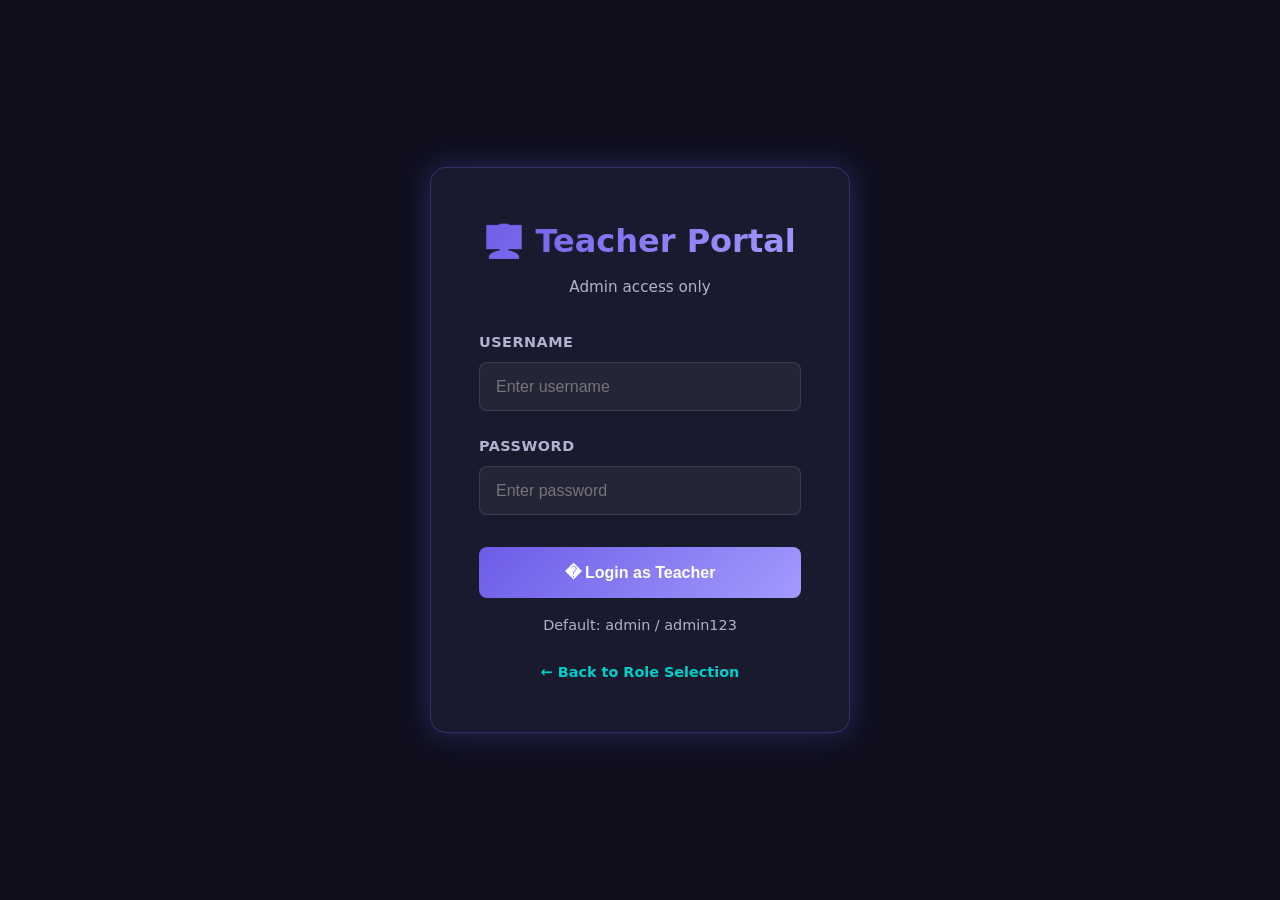
<file: teacher-login.html>
<!DOCTYPE html>
<html lang="en">
<head>
    <meta charset="UTF-8">
    <meta name="viewport" content="width=device-width, initial-scale=1.0">
    <title>Teacher Login - ImpulseLearn</title>
    <link rel="stylesheet" href="impulselearn.css">
</head>
<body>
    <div class="login-container">
        <div class="login-box">
            <h1>👨‍🏫 Teacher Portal</h1>
            <p class="subtitle">Admin access only</p>
            
            <form id="teacherLoginForm" class="auth-form" onsubmit="loginTeacher(event)">
                <div class="form-group">
                    <label for="teacherUsername">Username</label>
                    <input type="text" id="teacherUsername" name="username" placeholder="Enter username" required autocomplete="username">
                </div>
                
                <div class="form-group">
                    <label for="teacherPassword">Password</label>
                    <input type="password" id="teacherPassword" name="password" placeholder="Enter password" required autocomplete="current-password">
                </div>
                
                <button type="submit" class="login-btn">
                    � Login as Teacher
                </button>
                
                <p style="text-align: center; margin-top: 1rem; color: var(--text-secondary); font-size: 0.9rem;">
                    Default: admin / admin123
                </p>
            </form>
            
            <div class="login-footer">
                <p><a href="index.html">← Back to Role Selection</a></p>
            </div>
        </div>
    </div>
    
    <script src="impulselearn.js"></script>
</body>
</html>
</file>
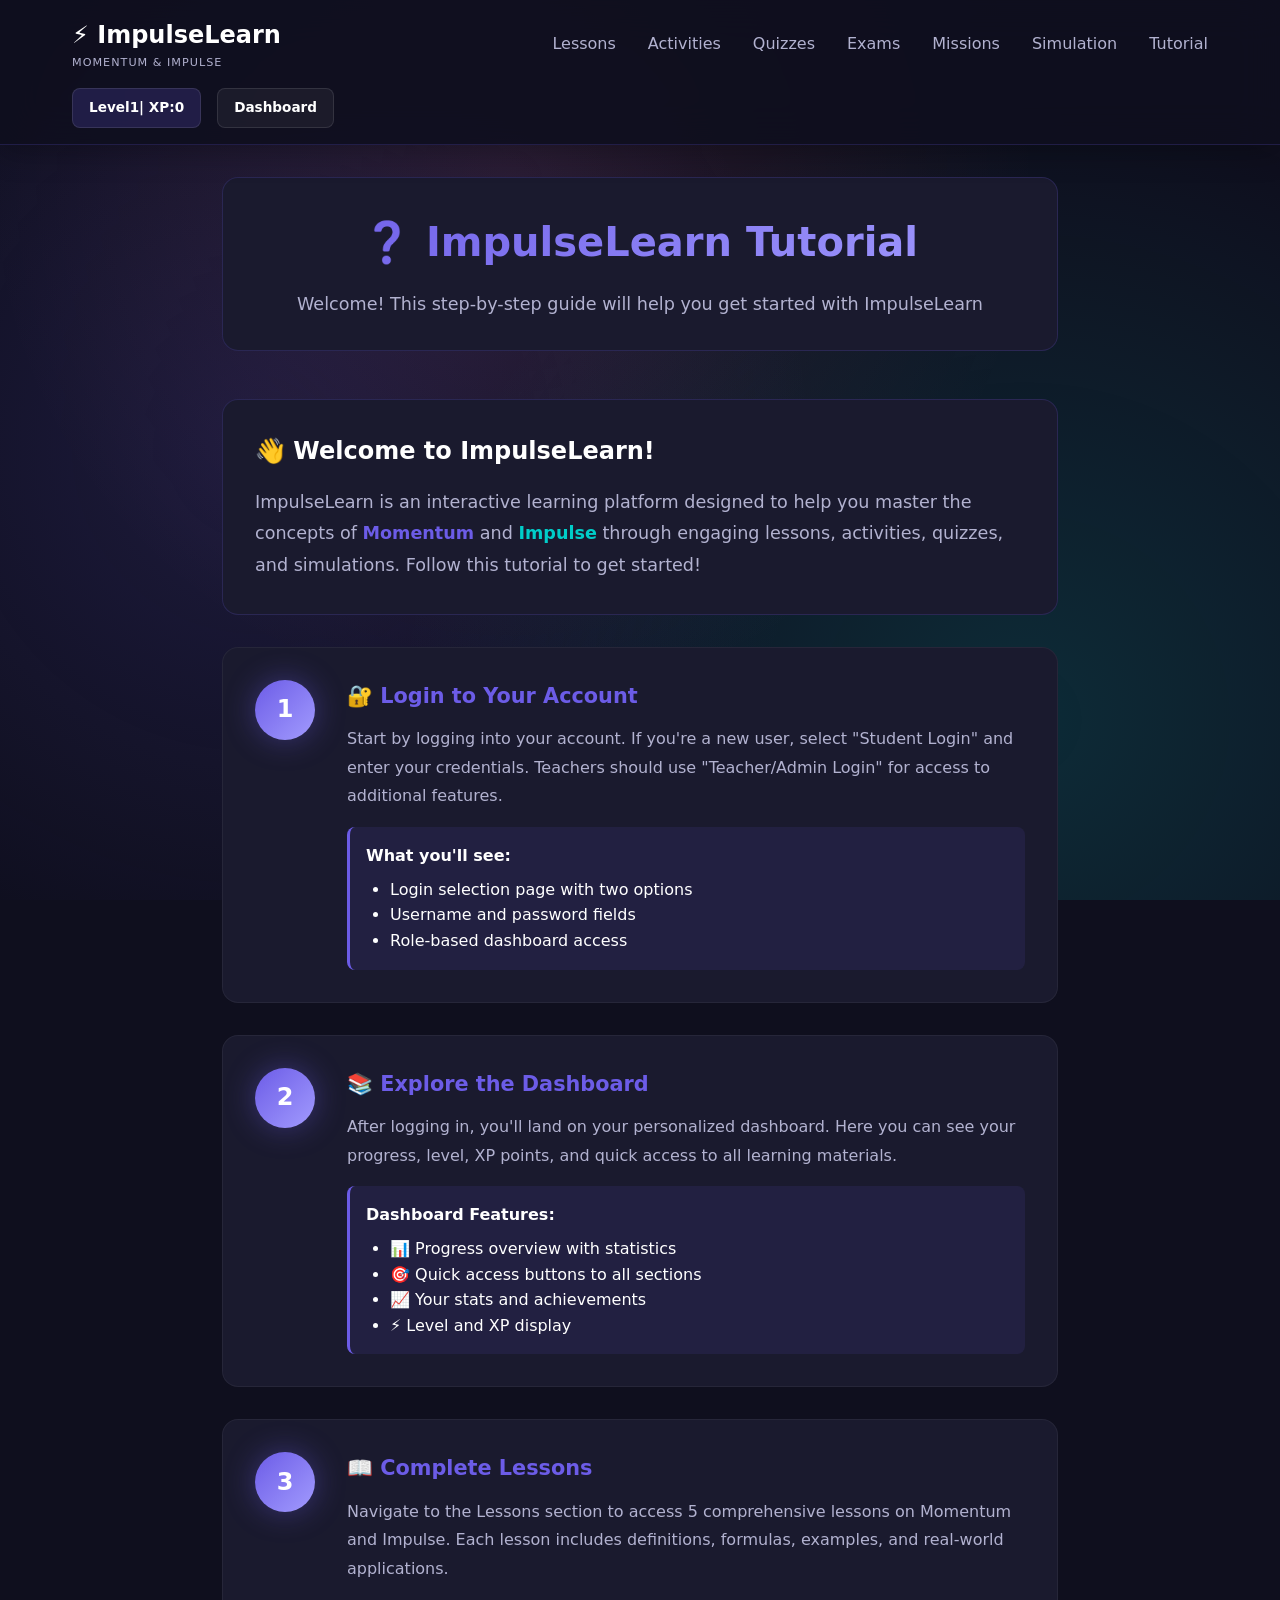
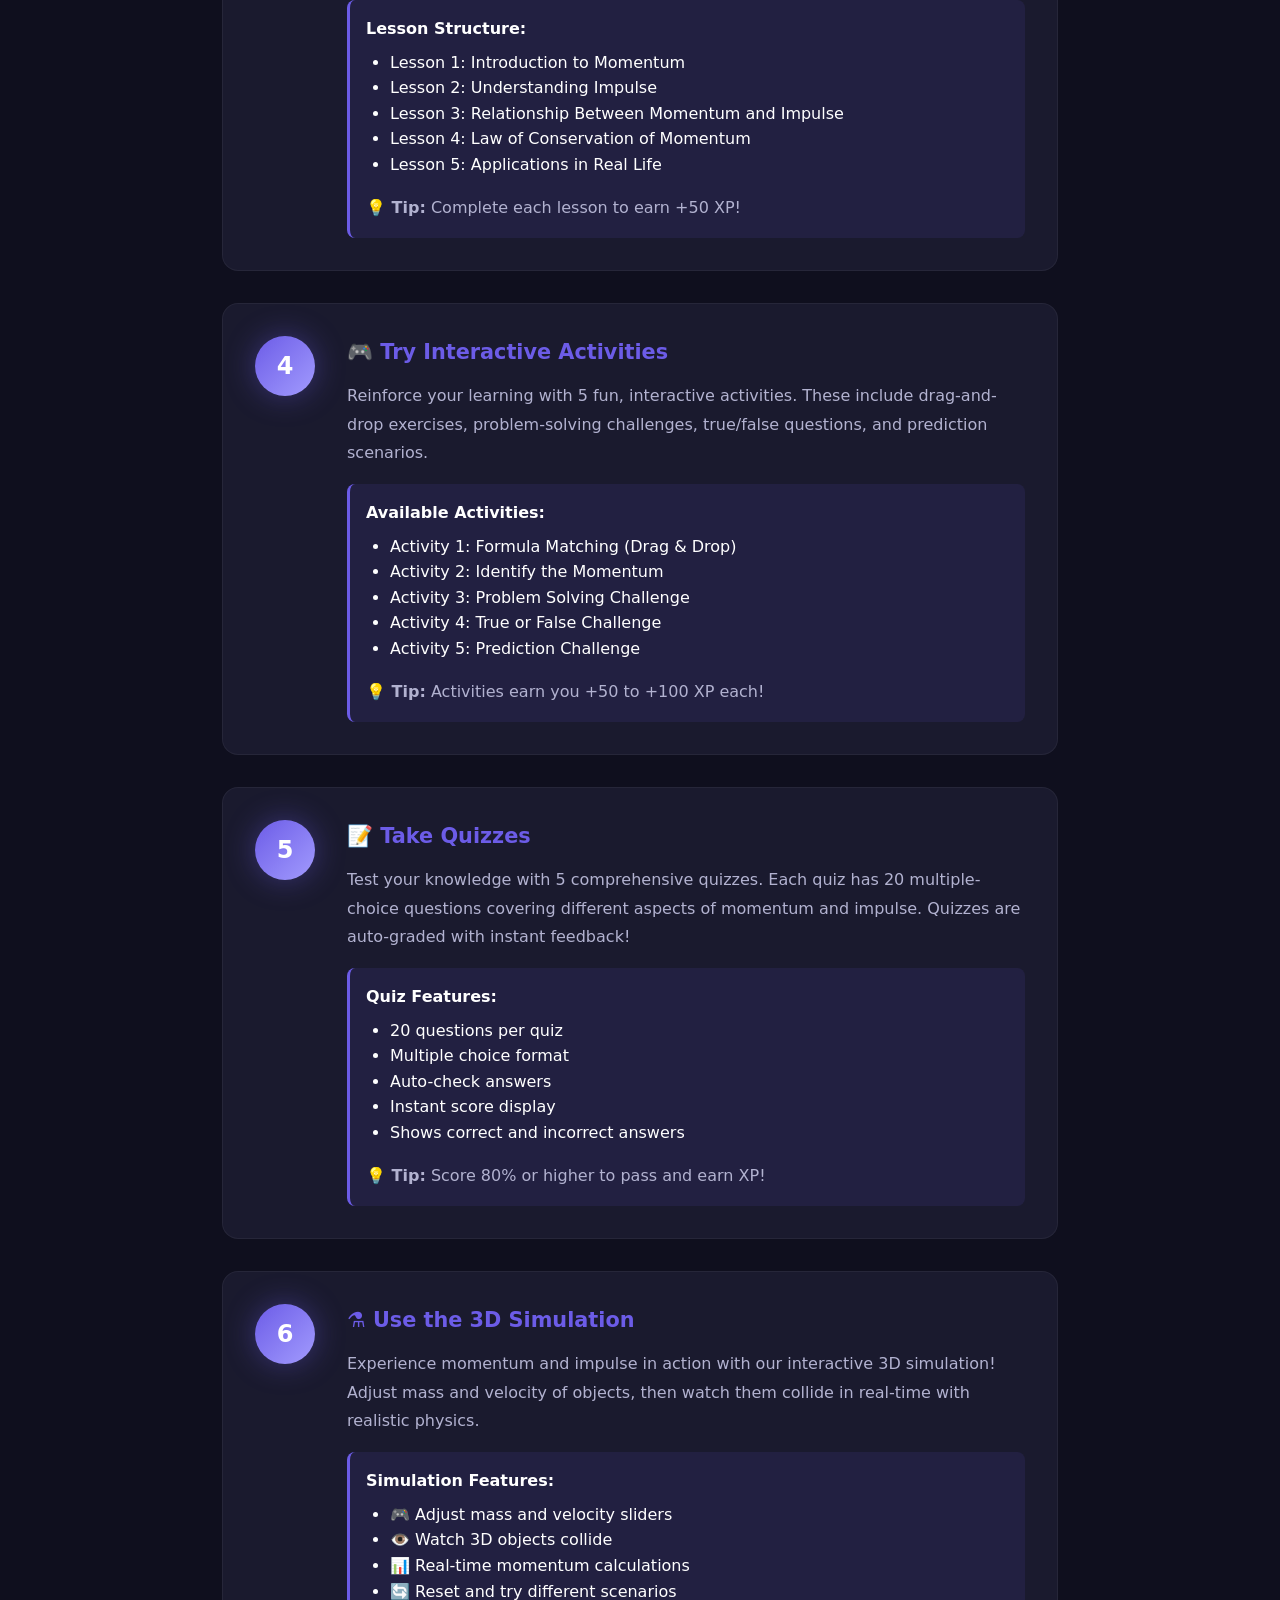
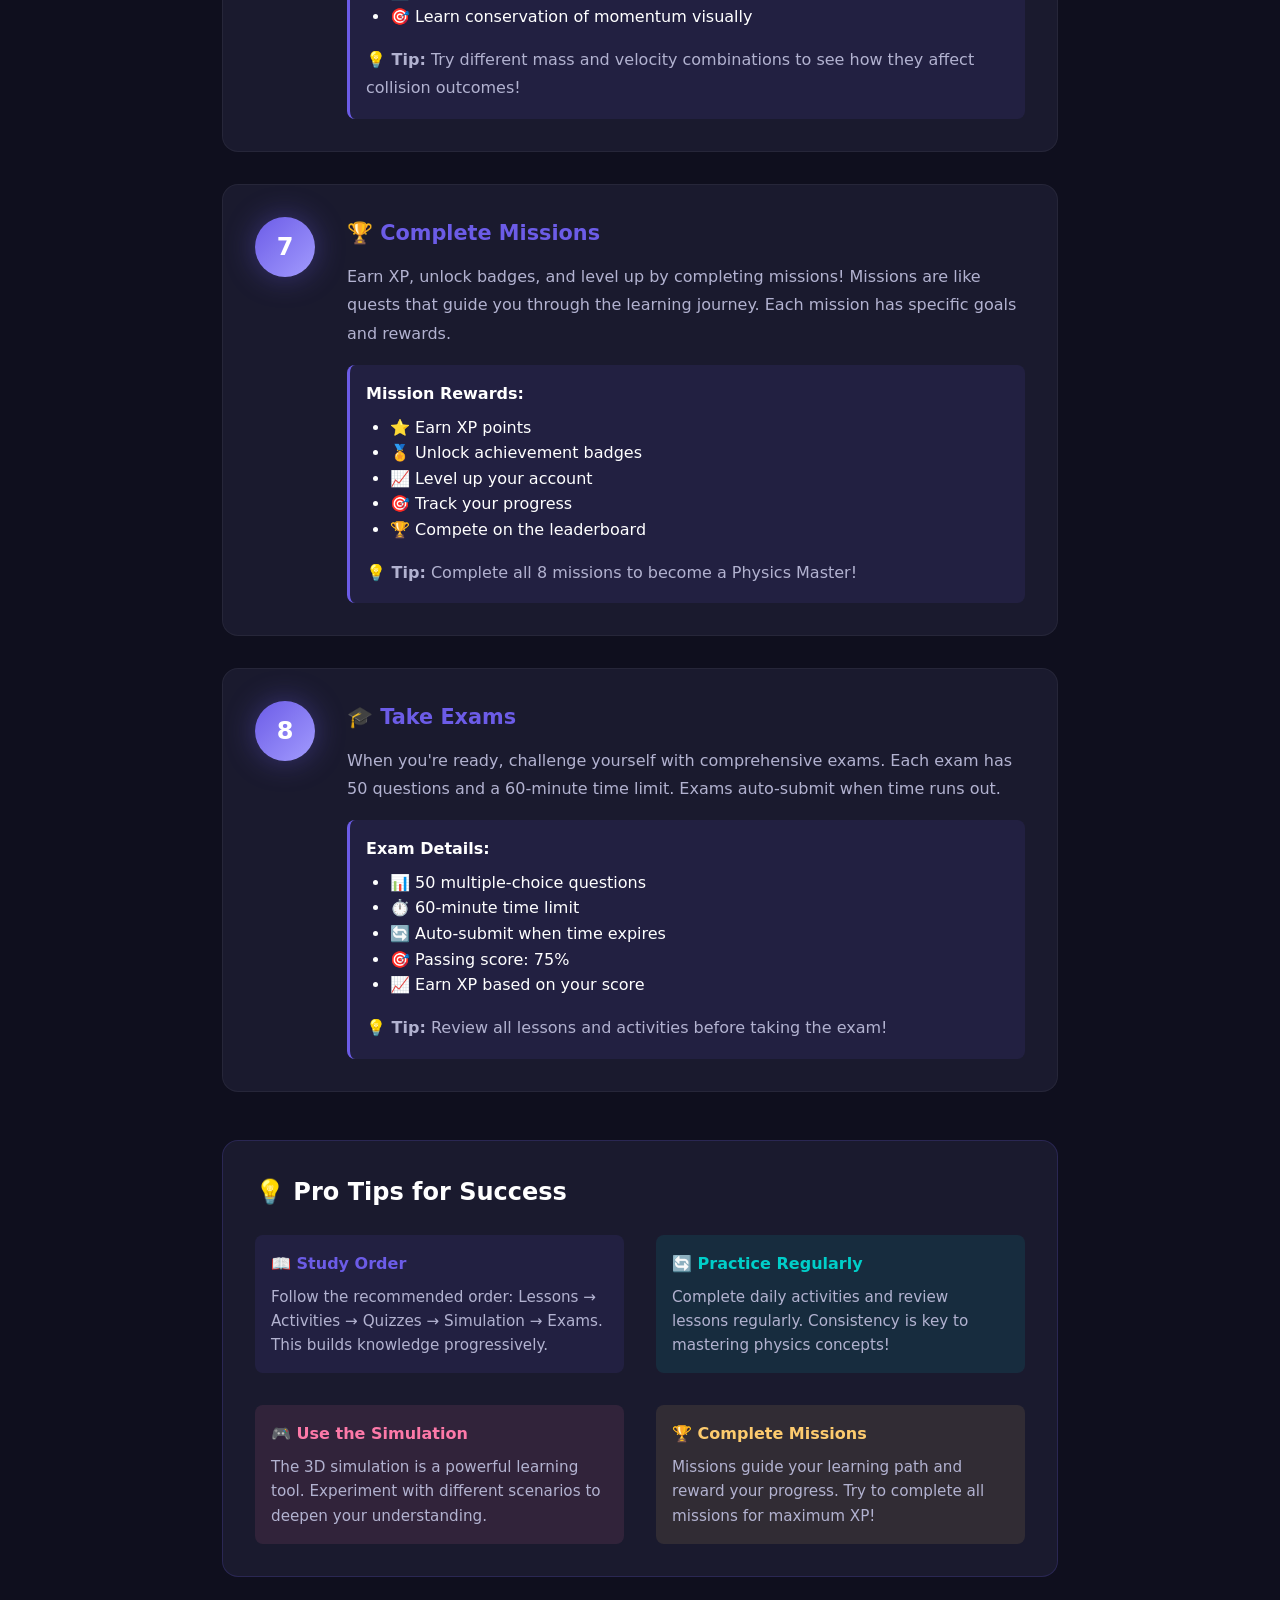
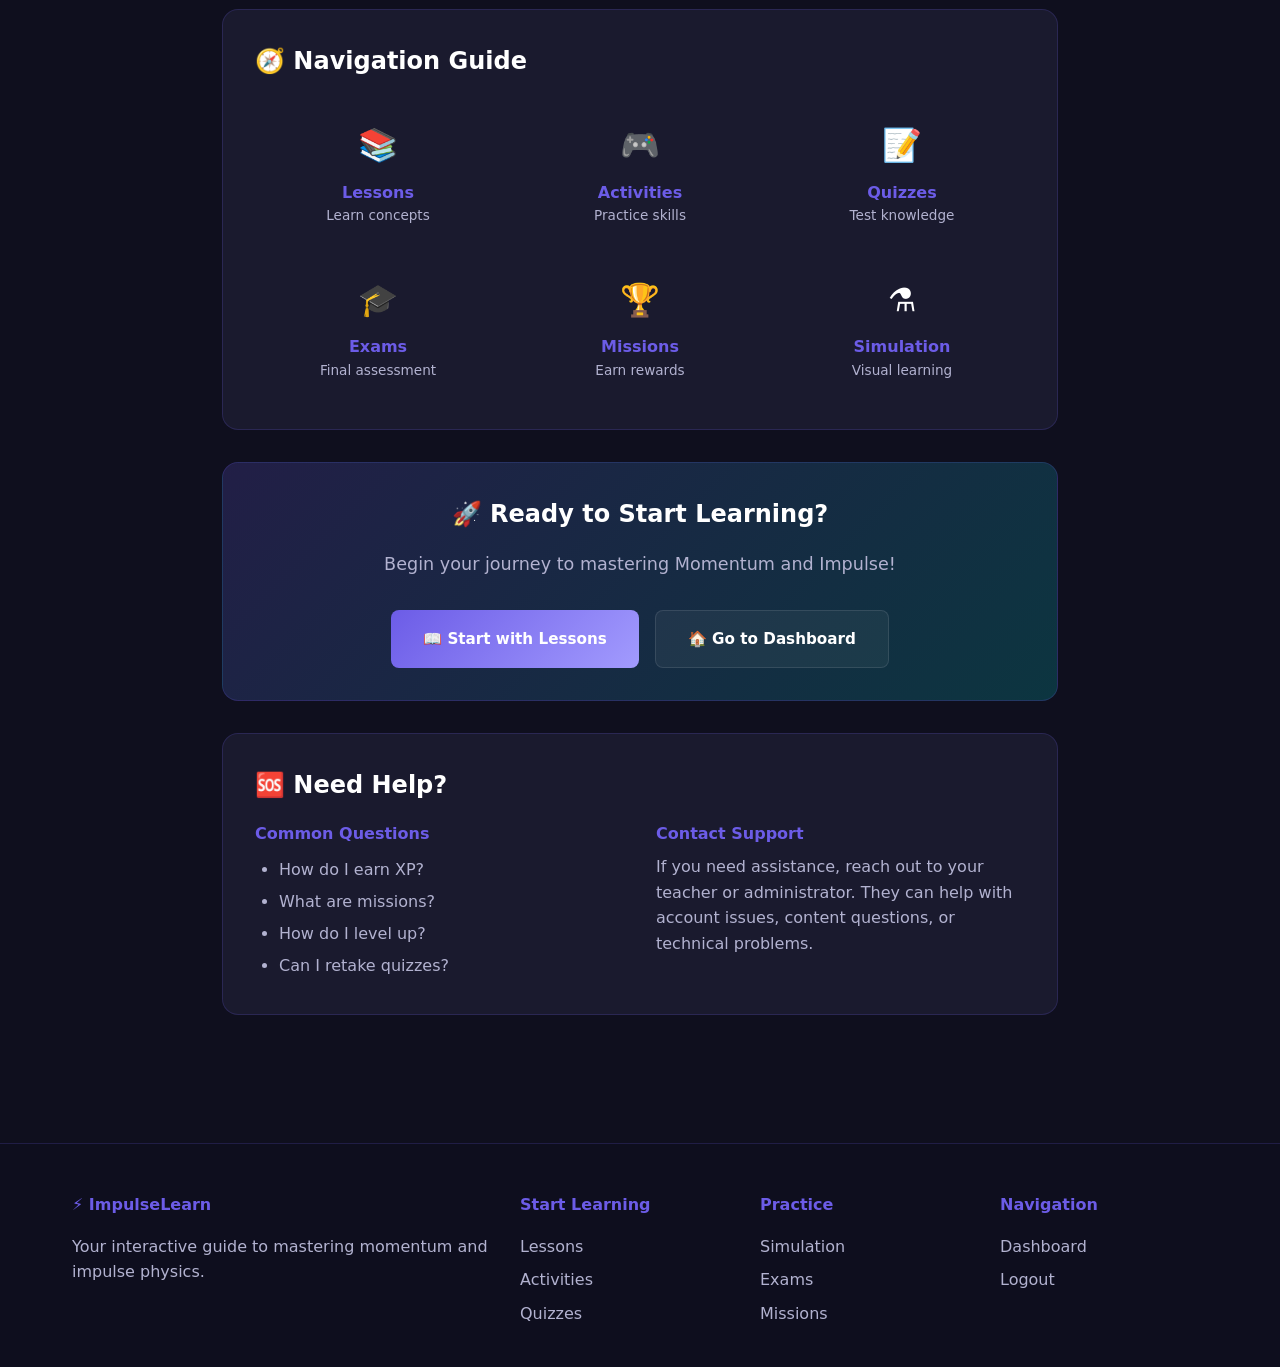
<file: tutorial.html>
<!DOCTYPE html>
<html lang="en">
<head>
    <meta charset="UTF-8">
    <meta name="viewport" content="width=device-width, initial-scale=1.0">
    <title>Tutorial - ImpulseLearn</title>
    <link rel="stylesheet" href="impulselearn.css">
</head>
<body>
    <nav class="nav">
        <div class="wrap nav-inner">
            <a class="brand" href="student-dashboard.html">
                <span>⚡ ImpulseLearn<small>Momentum & Impulse</small></span>
            </a>
            <div class="nav-links">
                <a href="lessons.html">Lessons</a>
                <a href="activities.html">Activities</a>
                <a href="quizzes.html">Quizzes</a>
                <a href="exams.html">Exams</a>
                <a href="missions.html">Missions</a>
                <a href="simulation.html">Simulation</a>
                <a href="tutorial.html">Tutorial</a>
            </div>
            <div class="nav-actions">
                <span class="btn sm" style="background: rgba(108, 92, 231, 0.2);">
                    Level <span class="level-value">1</span> | XP: <span class="xp-value">0</span>
                </span>
                <a href="student-dashboard.html" class="btn sm">Dashboard</a>
            </div>
        </div>
    </nav>

    <main class="tutorial-container">
        <div class="lesson-header">
            <h1>❓ ImpulseLearn Tutorial</h1>
            <p style="color: var(--text-secondary); font-size: 1.1rem; margin-top: 1rem;">
                Welcome! This step-by-step guide will help you get started with ImpulseLearn
            </p>
        </div>

        <!-- Welcome Section -->
        <div class="welcome-card" style="margin-bottom: 2rem;">
            <h2 style="margin-bottom: 1rem;">👋 Welcome to ImpulseLearn!</h2>
            <p style="color: var(--text-secondary); font-size: 1.1rem; line-height: 1.8;">
                ImpulseLearn is an interactive learning platform designed to help you master the concepts of 
                <strong style="color: var(--primary);">Momentum</strong> and <strong style="color: var(--secondary);">Impulse</strong> 
                through engaging lessons, activities, quizzes, and simulations. Follow this tutorial to get started!
            </p>
        </div>

        <!-- Step 1 -->
        <div class="tutorial-step">
            <div class="step-number">1</div>
            <div class="step-content">
                <h3>🔐 Login to Your Account</h3>
                <p>Start by logging into your account. If you're a new user, select "Student Login" and enter your credentials. Teachers should use "Teacher/Admin Login" for access to additional features.</p>
                <div class="step-visual">
                    <strong>What you'll see:</strong>
                    <ul style="margin-top: 0.5rem; margin-left: 1.5rem;">
                        <li>Login selection page with two options</li>
                        <li>Username and password fields</li>
                        <li>Role-based dashboard access</li>
                    </ul>
                </div>
            </div>
        </div>

        <!-- Step 2 -->
        <div class="tutorial-step">
            <div class="step-number">2</div>
            <div class="step-content">
                <h3>📚 Explore the Dashboard</h3>
                <p>After logging in, you'll land on your personalized dashboard. Here you can see your progress, level, XP points, and quick access to all learning materials.</p>
                <div class="step-visual">
                    <strong>Dashboard Features:</strong>
                    <ul style="margin-top: 0.5rem; margin-left: 1.5rem;">
                        <li>📊 Progress overview with statistics</li>
                        <li>🎯 Quick access buttons to all sections</li>
                        <li>📈 Your stats and achievements</li>
                        <li>⚡ Level and XP display</li>
                    </ul>
                </div>
            </div>
        </div>

        <!-- Step 3 -->
        <div class="tutorial-step">
            <div class="step-number">3</div>
            <div class="step-content">
                <h3>📖 Complete Lessons</h3>
                <p>Navigate to the Lessons section to access 5 comprehensive lessons on Momentum and Impulse. Each lesson includes definitions, formulas, examples, and real-world applications.</p>
                <div class="step-visual">
                    <strong>Lesson Structure:</strong>
                    <ul style="margin-top: 0.5rem; margin-left: 1.5rem;">
                        <li>Lesson 1: Introduction to Momentum</li>
                        <li>Lesson 2: Understanding Impulse</li>
                        <li>Lesson 3: Relationship Between Momentum and Impulse</li>
                        <li>Lesson 4: Law of Conservation of Momentum</li>
                        <li>Lesson 5: Applications in Real Life</li>
                    </ul>
                    <p style="margin-top: 1rem;"><strong>💡 Tip:</strong> Complete each lesson to earn +50 XP!</p>
                </div>
            </div>
        </div>

        <!-- Step 4 -->
        <div class="tutorial-step">
            <div class="step-number">4</div>
            <div class="step-content">
                <h3>🎮 Try Interactive Activities</h3>
                <p>Reinforce your learning with 5 fun, interactive activities. These include drag-and-drop exercises, problem-solving challenges, true/false questions, and prediction scenarios.</p>
                <div class="step-visual">
                    <strong>Available Activities:</strong>
                    <ul style="margin-top: 0.5rem; margin-left: 1.5rem;">
                        <li>Activity 1: Formula Matching (Drag & Drop)</li>
                        <li>Activity 2: Identify the Momentum</li>
                        <li>Activity 3: Problem Solving Challenge</li>
                        <li>Activity 4: True or False Challenge</li>
                        <li>Activity 5: Prediction Challenge</li>
                    </ul>
                    <p style="margin-top: 1rem;"><strong>💡 Tip:</strong> Activities earn you +50 to +100 XP each!</p>
                </div>
            </div>
        </div>

        <!-- Step 5 -->
        <div class="tutorial-step">
            <div class="step-number">5</div>
            <div class="step-content">
                <h3>📝 Take Quizzes</h3>
                <p>Test your knowledge with 5 comprehensive quizzes. Each quiz has 20 multiple-choice questions covering different aspects of momentum and impulse. Quizzes are auto-graded with instant feedback!</p>
                <div class="step-visual">
                    <strong>Quiz Features:</strong>
                    <ul style="margin-top: 0.5rem; margin-left: 1.5rem;">
                        <li>20 questions per quiz</li>
                        <li>Multiple choice format</li>
                        <li>Auto-check answers</li>
                        <li>Instant score display</li>
                        <li>Shows correct and incorrect answers</li>
                    </ul>
                    <p style="margin-top: 1rem;"><strong>💡 Tip:</strong> Score 80% or higher to pass and earn XP!</p>
                </div>
            </div>
        </div>

        <!-- Step 6 -->
        <div class="tutorial-step">
            <div class="step-number">6</div>
            <div class="step-content">
                <h3>⚗️ Use the 3D Simulation</h3>
                <p>Experience momentum and impulse in action with our interactive 3D simulation! Adjust mass and velocity of objects, then watch them collide in real-time with realistic physics.</p>
                <div class="step-visual">
                    <strong>Simulation Features:</strong>
                    <ul style="margin-top: 0.5rem; margin-left: 1.5rem;">
                        <li>🎮 Adjust mass and velocity sliders</li>
                        <li>👁️ Watch 3D objects collide</li>
                        <li>📊 Real-time momentum calculations</li>
                        <li>🔄 Reset and try different scenarios</li>
                        <li>🎯 Learn conservation of momentum visually</li>
                    </ul>
                    <p style="margin-top: 1rem;"><strong>💡 Tip:</strong> Try different mass and velocity combinations to see how they affect collision outcomes!</p>
                </div>
            </div>
        </div>

        <!-- Step 7 -->
        <div class="tutorial-step">
            <div class="step-number">7</div>
            <div class="step-content">
                <h3>🏆 Complete Missions</h3>
                <p>Earn XP, unlock badges, and level up by completing missions! Missions are like quests that guide you through the learning journey. Each mission has specific goals and rewards.</p>
                <div class="step-visual">
                    <strong>Mission Rewards:</strong>
                    <ul style="margin-top: 0.5rem; margin-left: 1.5rem;">
                        <li>⭐ Earn XP points</li>
                        <li>🏅 Unlock achievement badges</li>
                        <li>📈 Level up your account</li>
                        <li>🎯 Track your progress</li>
                        <li>🏆 Compete on the leaderboard</li>
                    </ul>
                    <p style="margin-top: 1rem;"><strong>💡 Tip:</strong> Complete all 8 missions to become a Physics Master!</p>
                </div>
            </div>
        </div>

        <!-- Step 8 -->
        <div class="tutorial-step">
            <div class="step-number">8</div>
            <div class="step-content">
                <h3>🎓 Take Exams</h3>
                <p>When you're ready, challenge yourself with comprehensive exams. Each exam has 50 questions and a 60-minute time limit. Exams auto-submit when time runs out.</p>
                <div class="step-visual">
                    <strong>Exam Details:</strong>
                    <ul style="margin-top: 0.5rem; margin-left: 1.5rem;">
                        <li>📊 50 multiple-choice questions</li>
                        <li>⏱️ 60-minute time limit</li>
                        <li>🔄 Auto-submit when time expires</li>
                        <li>🎯 Passing score: 75%</li>
                        <li>📈 Earn XP based on your score</li>
                    </ul>
                    <p style="margin-top: 1rem;"><strong>💡 Tip:</strong> Review all lessons and activities before taking the exam!</p>
                </div>
            </div>
        </div>

        <!-- Tips Section -->
        <div class="welcome-card" style="margin-top: 3rem;">
            <h2 style="margin-bottom: 1.5rem;">💡 Pro Tips for Success</h2>
            <div class="grid-2">
                <div style="padding: 1rem; background: rgba(108, 92, 231, 0.1); border-radius: 8px;">
                    <h4 style="color: var(--primary); margin-bottom: 0.5rem;">📖 Study Order</h4>
                    <p style="color: var(--text-secondary); font-size: 0.95rem;">
                        Follow the recommended order: Lessons → Activities → Quizzes → Simulation → Exams. This builds knowledge progressively.
                    </p>
                </div>
                <div style="padding: 1rem; background: rgba(0, 206, 201, 0.1); border-radius: 8px;">
                    <h4 style="color: var(--secondary); margin-bottom: 0.5rem;">🔄 Practice Regularly</h4>
                    <p style="color: var(--text-secondary); font-size: 0.95rem;">
                        Complete daily activities and review lessons regularly. Consistency is key to mastering physics concepts!
                    </p>
                </div>
                <div style="padding: 1rem; background: rgba(253, 121, 168, 0.1); border-radius: 8px;">
                    <h4 style="color: var(--accent); margin-bottom: 0.5rem;">🎮 Use the Simulation</h4>
                    <p style="color: var(--text-secondary); font-size: 0.95rem;">
                        The 3D simulation is a powerful learning tool. Experiment with different scenarios to deepen your understanding.
                    </p>
                </div>
                <div style="padding: 1rem; background: rgba(253, 203, 110, 0.1); border-radius: 8px;">
                    <h4 style="color: var(--warning); margin-bottom: 0.5rem;">🏆 Complete Missions</h4>
                    <p style="color: var(--text-secondary); font-size: 0.95rem;">
                        Missions guide your learning path and reward your progress. Try to complete all missions for maximum XP!
                    </p>
                </div>
            </div>
        </div>

        <!-- Navigation Help -->
        <div class="welcome-card" style="margin-top: 2rem;">
            <h2 style="margin-bottom: 1.5rem;">🧭 Navigation Guide</h2>
            <div style="display: grid; grid-template-columns: repeat(auto-fit, minmax(200px, 1fr)); gap: 1rem;">
                <div style="text-align: center; padding: 1rem;">
                    <div style="font-size: 2rem; margin-bottom: 0.5rem;">📚</div>
                    <h4 style="color: var(--primary);">Lessons</h4>
                    <p style="color: var(--text-secondary); font-size: 0.85rem;">Learn concepts</p>
                </div>
                <div style="text-align: center; padding: 1rem;">
                    <div style="font-size: 2rem; margin-bottom: 0.5rem;">🎮</div>
                    <h4 style="color: var(--primary);">Activities</h4>
                    <p style="color: var(--text-secondary); font-size: 0.85rem;">Practice skills</p>
                </div>
                <div style="text-align: center; padding: 1rem;">
                    <div style="font-size: 2rem; margin-bottom: 0.5rem;">📝</div>
                    <h4 style="color: var(--primary);">Quizzes</h4>
                    <p style="color: var(--text-secondary); font-size: 0.85rem;">Test knowledge</p>
                </div>
                <div style="text-align: center; padding: 1rem;">
                    <div style="font-size: 2rem; margin-bottom: 0.5rem;">🎓</div>
                    <h4 style="color: var(--primary);">Exams</h4>
                    <p style="color: var(--text-secondary); font-size: 0.85rem;">Final assessment</p>
                </div>
                <div style="text-align: center; padding: 1rem;">
                    <div style="font-size: 2rem; margin-bottom: 0.5rem;">🏆</div>
                    <h4 style="color: var(--primary);">Missions</h4>
                    <p style="color: var(--text-secondary); font-size: 0.85rem;">Earn rewards</p>
                </div>
                <div style="text-align: center; padding: 1rem;">
                    <div style="font-size: 2rem; margin-bottom: 0.5rem;">⚗️</div>
                    <h4 style="color: var(--primary);">Simulation</h4>
                    <p style="color: var(--text-secondary); font-size: 0.85rem;">Visual learning</p>
                </div>
            </div>
        </div>

        <!-- Getting Started CTA -->
        <div class="welcome-card" style="margin-top: 2rem; text-align: center; background: linear-gradient(135deg, rgba(108, 92, 231, 0.2), rgba(0, 206, 201, 0.2));">
            <h2 style="margin-bottom: 1rem;">🚀 Ready to Start Learning?</h2>
            <p style="color: var(--text-secondary); margin-bottom: 2rem; font-size: 1.1rem;">
                Begin your journey to mastering Momentum and Impulse!
            </p>
            <div style="display: flex; gap: 1rem; justify-content: center; flex-wrap: wrap;">
                <a href="lessons.html" class="btn primary full" style="width: auto; padding: 1rem 2rem;">📖 Start with Lessons</a>
                <a href="student-dashboard.html" class="btn full" style="width: auto; padding: 1rem 2rem;">🏠 Go to Dashboard</a>
            </div>
        </div>

        <!-- Help Section -->
        <div class="welcome-card" style="margin-top: 2rem;">
            <h2 style="margin-bottom: 1rem;">🆘 Need Help?</h2>
            <div class="grid-2">
                <div>
                    <h4 style="color: var(--primary); margin-bottom: 0.5rem;">Common Questions</h4>
                    <ul style="color: var(--text-secondary); margin-left: 1.5rem; line-height: 2;">
                        <li>How do I earn XP?</li>
                        <li>What are missions?</li>
                        <li>How do I level up?</li>
                        <li>Can I retake quizzes?</li>
                    </ul>
                </div>
                <div>
                    <h4 style="color: var(--primary); margin-bottom: 0.5rem;">Contact Support</h4>
                    <p style="color: var(--text-secondary);">
                        If you need assistance, reach out to your teacher or administrator. They can help with account issues, content questions, or technical problems.
                    </p>
                </div>
            </div>
        </div>
    </main>

    <footer class="footer">
        <div class="wrap footer-grid">
            <div>
                <strong>⚡ ImpulseLearn</strong>
                <p style="color: var(--text-secondary);">Your interactive guide to mastering momentum and impulse physics.</p>
            </div>
            <div>
                <strong>Start Learning</strong>
                <a href="lessons.html">Lessons</a>
                <a href="activities.html">Activities</a>
                <a href="quizzes.html">Quizzes</a>
            </div>
            <div>
                <strong>Practice</strong>
                <a href="simulation.html">Simulation</a>
                <a href="exams.html">Exams</a>
                <a href="missions.html">Missions</a>
            </div>
            <div>
                <strong>Navigation</strong>
                <a href="student-dashboard.html">Dashboard</a>
                <a href="index.html">Logout</a>
            </div>
        </div>
    </footer>

    <script src="impulselearn.js"></script>
</body>
</html>
</file>
<file: impulselearn.css>
/* ===== IMPULSELEARN - Modern Educational Platform ===== */
:root {
  --primary: #6c5ce7;
  --primary-dark: #5a4bd1;
  --secondary: #00cec9;
  --accent: #fd79a8;
  --bg-dark: #0f0f1e;
  --bg-card: #1a1a2e;
  --bg-glass: rgba(26, 26, 46, 0.8);
  --text-primary: #ffffff;
  --text-secondary: #b2b2d0;
  --success: #00b894;
  --warning: #fdcb6e;
  --danger: #e17055;
  --gradient-1: linear-gradient(135deg, #6c5ce7 0%, #a29bfe 100%);
  --gradient-2: linear-gradient(135deg, #00cec9 0%, #81ecec 100%);
  --gradient-3: linear-gradient(135deg, #fd79a8 0%, #fab1a0 100%);
  --shadow: 0 10px 40px rgba(0, 0, 0, 0.3);
  --shadow-glow: 0 0 30px rgba(108, 92, 231, 0.3);
  --radius: 16px;
  --radius-sm: 8px;
  --transition: all 0.3s cubic-bezier(0.4, 0, 0.2, 1);
}

* {
  margin: 0;
  padding: 0;
  box-sizing: border-box;
}

body {
  font-family: 'Segoe UI', system-ui, -apple-system, sans-serif;
  background: var(--bg-dark);
  color: var(--text-primary);
  line-height: 1.6;
  overflow-x: hidden;
  min-height: 100vh;
}

/* Background Animation */
body::before {
  content: '';
  position: fixed;
  top: 0;
  left: 0;
  width: 100%;
  height: 100%;
  background: 
    radial-gradient(circle at 20% 50%, rgba(108, 92, 231, 0.15) 0%, transparent 50%),
    radial-gradient(circle at 80% 80%, rgba(0, 206, 201, 0.15) 0%, transparent 50%),
    radial-gradient(circle at 40% 20%, rgba(253, 121, 168, 0.1) 0%, transparent 50%);
  z-index: -1;
  animation: bgShift 20s ease-in-out infinite;
}

@keyframes bgShift {
  0%, 100% { transform: translate(0, 0) scale(1); }
  33% { transform: translate(-2%, 2%) scale(1.05); }
  66% { transform: translate(2%, -1%) scale(0.98); }
}

/* Navigation */
.nav {
  background: rgba(15, 15, 30, 0.9);
  backdrop-filter: blur(20px);
  border-bottom: 1px solid rgba(108, 92, 231, 0.2);
  padding: 1rem 0;
  position: sticky;
  top: 0;
  z-index: 1000;
  box-shadow: 0 4px 30px rgba(0, 0, 0, 0.3);
}

.nav-inner {
  display: flex;
  justify-content: space-between;
  align-items: center;
  flex-wrap: wrap;
  gap: 1rem;
}

.brand {
  display: flex;
  align-items: center;
  gap: 0.75rem;
  text-decoration: none;
  color: var(--text-primary);
  font-weight: 700;
  font-size: 1.5rem;
}

.brand small {
  display: block;
  font-size: 0.7rem;
  color: var(--text-secondary);
  font-weight: 400;
  letter-spacing: 1px;
  text-transform: uppercase;
}

.logo {
  height: 40px;
  width: auto;
}

.logo.small { height: 32px; }
.logo.large { height: 80px; }

.nav-links {
  display: flex;
  gap: 2rem;
  list-style: none;
  flex-wrap: wrap;
}

.nav-links a {
  color: var(--text-secondary);
  text-decoration: none;
  font-weight: 500;
  transition: var(--transition);
  position: relative;
  padding: 0.5rem 0;
}

.nav-links a::after {
  content: '';
  position: absolute;
  bottom: 0;
  left: 0;
  width: 0;
  height: 2px;
  background: var(--gradient-1);
  transition: var(--transition);
}

.nav-links a:hover {
  color: var(--text-primary);
}

.nav-links a:hover::after {
  width: 100%;
}

.nav-actions {
  display: flex;
  gap: 1rem;
}

/* Buttons */
.btn {
  display: inline-flex;
  align-items: center;
  justify-content: center;
  padding: 0.75rem 1.5rem;
  border-radius: var(--radius-sm);
  font-weight: 600;
  text-decoration: none;
  border: none;
  cursor: pointer;
  transition: var(--transition);
  font-size: 0.95rem;
  background: rgba(255, 255, 255, 0.05);
  color: var(--text-primary);
  border: 1px solid rgba(255, 255, 255, 0.1);
}

.btn:hover {
  transform: translateY(-2px);
  box-shadow: var(--shadow-glow);
  background: rgba(255, 255, 255, 0.1);
}

.btn.primary {
  background: var(--gradient-1);
  border: none;
  color: white;
}

.btn.primary:hover {
  background: var(--primary-dark);
  box-shadow: 0 0 40px rgba(108, 92, 231, 0.5);
}

.btn.full {
  width: 100%;
}

.btn.sm {
  padding: 0.5rem 1rem;
  font-size: 0.85rem;
}

/* Container */
.wrap {
  max-width: 1200px;
  margin: 0 auto;
  padding: 0 2rem;
}

/* Sections */
.section {
  padding: 5rem 0;
}

.section-head {
  text-align: center;
  max-width: 800px;
  margin: 0 auto 3rem;
}

.eyebrow {
  display: inline-block;
  padding: 0.4rem 1rem;
  background: rgba(108, 92, 231, 0.2);
  border: 1px solid rgba(108, 92, 231, 0.3);
  border-radius: 50px;
  font-size: 0.85rem;
  font-weight: 600;
  color: var(--secondary);
  text-transform: uppercase;
  letter-spacing: 1px;
  margin-bottom: 1rem;
}

.section-head h2 {
  font-size: 2.5rem;
  margin-bottom: 1rem;
  background: var(--gradient-1);
  -webkit-background-clip: text;
  -webkit-text-fill-color: transparent;
  background-clip: text;
}

.section-head p {
  color: var(--text-secondary);
  font-size: 1.1rem;
}

/* Cards */
.card {
  background: var(--bg-card);
  border-radius: var(--radius);
  padding: 2rem;
  border: 1px solid rgba(255, 255, 255, 0.05);
  transition: var(--transition);
}

.card:hover {
  transform: translateY(-5px);
  box-shadow: var(--shadow);
  border-color: rgba(108, 92, 231, 0.3);
}

.gradient-border {
  position: relative;
  background: var(--bg-card);
  border-radius: var(--radius);
}

.gradient-border::before {
  content: '';
  position: absolute;
  inset: -2px;
  border-radius: var(--radius);
  padding: 2px;
  background: var(--gradient-1);
  -webkit-mask: linear-gradient(#fff 0 0) content-box, linear-gradient(#fff 0 0);
  -webkit-mask-composite: xor;
  mask-composite: exclude;
  opacity: 0.5;
  transition: var(--transition);
}

.gradient-border:hover::before {
  opacity: 1;
}

/* Grids */
.grid-2 {
  display: grid;
  grid-template-columns: repeat(auto-fit, minmax(300px, 1fr));
  gap: 2rem;
}

.grid-3 {
  display: grid;
  grid-template-columns: repeat(auto-fit, minmax(250px, 1fr));
  gap: 1.5rem;
}

.grid-4 {
  display: grid;
  grid-template-columns: repeat(auto-fit, minmax(220px, 1fr));
  gap: 1.5rem;
}

/* Hero */
.hero {
  padding: 4rem 0 6rem;
  position: relative;
  overflow: hidden;
}

.hero-inner {
  display: grid;
  grid-template-columns: 1fr 1fr;
  gap: 4rem;
  align-items: center;
}

.hero-copy h1 {
  font-size: 3.5rem;
  line-height: 1.2;
  margin-bottom: 1.5rem;
  background: linear-gradient(135deg, #fff 0%, #a29bfe 100%);
  -webkit-background-clip: text;
  -webkit-text-fill-color: transparent;
  background-clip: text;
}

.hero-copy p {
  font-size: 1.2rem;
  color: var(--text-secondary);
  margin-bottom: 2rem;
}

.hero-actions {
  display: flex;
  gap: 1rem;
  margin-bottom: 3rem;
  flex-wrap: wrap;
}

.hero-stats {
  display: flex;
  gap: 1.5rem;
  flex-wrap: wrap;
}

.stat {
  padding: 1rem 1.5rem;
  background: var(--bg-glass);
  backdrop-filter: blur(10px);
  border-radius: var(--radius-sm);
  border: 1px solid rgba(255, 255, 255, 0.1);
  text-align: center;
}

.stat strong {
  display: block;
  font-size: 1.5rem;
  color: var(--secondary);
  margin-bottom: 0.25rem;
}

.stat span {
  font-size: 0.85rem;
  color: var(--text-secondary);
}

/* Login Page */
.login-container {
  min-height: 100vh;
  display: flex;
  align-items: center;
  justify-content: center;
  padding: 2rem;
  background: var(--bg-dark);
}

.login-box {
  background: var(--bg-card);
  border-radius: var(--radius);
  padding: 3rem;
  width: 100%;
  max-width: 420px;
  border: 1px solid rgba(108, 92, 231, 0.3);
  box-shadow: var(--shadow-glow);
  animation: fadeInUp 0.6s ease;
}

@keyframes fadeInUp {
  from {
    opacity: 0;
    transform: translateY(30px);
  }
  to {
    opacity: 1;
    transform: translateY(0);
  }
}

.login-box h1 {
  text-align: center;
  margin-bottom: 0.5rem;
  font-size: 2rem;
  background: var(--gradient-1);
  -webkit-background-clip: text;
  -webkit-text-fill-color: transparent;
  background-clip: text;
}

.login-box .subtitle {
  text-align: center;
  color: var(--text-secondary);
  margin-bottom: 2rem;
  font-size: 0.95rem;
}

.form-group {
  margin-bottom: 1.5rem;
}

.form-group label {
  display: block;
  margin-bottom: 0.5rem;
  font-weight: 600;
  color: var(--text-secondary);
  font-size: 0.9rem;
  text-transform: uppercase;
  letter-spacing: 0.5px;
}

.form-group input {
  width: 100%;
  padding: 0.9rem 1rem;
  background: rgba(255, 255, 255, 0.05);
  border: 1px solid rgba(255, 255, 255, 0.1);
  border-radius: var(--radius-sm);
  color: var(--text-primary);
  font-size: 1rem;
  transition: var(--transition);
}

.form-group input:focus {
  outline: none;
  border-color: var(--primary);
  box-shadow: 0 0 0 3px rgba(108, 92, 231, 0.2);
  background: rgba(255, 255, 255, 0.08);
}

.login-btn {
  width: 100%;
  padding: 1rem;
  background: var(--gradient-1);
  border: none;
  border-radius: var(--radius-sm);
  color: white;
  font-weight: 600;
  font-size: 1rem;
  cursor: pointer;
  transition: var(--transition);
  margin-top: 0.5rem;
}

.login-btn:hover {
  transform: translateY(-2px);
  box-shadow: 0 0 30px rgba(108, 92, 231, 0.5);
}

.login-footer {
  text-align: center;
  margin-top: 1.5rem;
  color: var(--text-secondary);
  font-size: 0.9rem;
}

.login-footer a {
  color: var(--secondary);
  text-decoration: none;
  font-weight: 600;
}

.login-footer a:hover {
  text-decoration: underline;
}

/* Dashboard */
.dashboard {
  padding: 2rem 0;
  min-height: 100vh;
}

.dashboard-header {
  display: flex;
  justify-content: space-between;
  align-items: center;
  margin-bottom: 2rem;
  flex-wrap: wrap;
  gap: 1rem;
}

.dashboard-header h1 {
  font-size: 2.5rem;
  background: var(--gradient-1);
  -webkit-background-clip: text;
  -webkit-text-fill-color: transparent;
  background-clip: text;
}

.welcome-card {
  background: var(--bg-card);
  border-radius: var(--radius);
  padding: 2rem;
  margin-bottom: 2rem;
  border: 1px solid rgba(108, 92, 231, 0.2);
}

.welcome-card h2 {
  margin-bottom: 0.5rem;
}

.welcome-card p {
  color: var(--text-secondary);
}

/* Progress Bar */
.progress-container {
  background: rgba(255, 255, 255, 0.05);
  border-radius: 50px;
  height: 12px;
  overflow: hidden;
  margin: 1rem 0;
}

.progress-bar {
  height: 100%;
  background: var(--gradient-1);
  border-radius: 50px;
  transition: width 0.5s ease;
  position: relative;
  overflow: hidden;
}

.progress-bar::after {
  content: '';
  position: absolute;
  top: 0;
  left: 0;
  right: 0;
  bottom: 0;
  background: linear-gradient(90deg, transparent, rgba(255,255,255,0.3), transparent);
  animation: shimmer 2s infinite;
}

@keyframes shimmer {
  0% { transform: translateX(-100%); }
  100% { transform: translateX(100%); }
}

/* Lesson Styles */
.lesson-container {
  max-width: 900px;
  margin: 0 auto;
  padding: 2rem;
}

.lesson-header {
  text-align: center;
  margin-bottom: 3rem;
  padding: 2rem;
  background: var(--bg-card);
  border-radius: var(--radius);
  border: 1px solid rgba(108, 92, 231, 0.2);
}

.lesson-header h1 {
  font-size: 2.5rem;
  margin-bottom: 1rem;
  background: var(--gradient-1);
  -webkit-background-clip: text;
  -webkit-text-fill-color: transparent;
  background-clip: text;
}

.lesson-content {
  background: var(--bg-card);
  border-radius: var(--radius);
  padding: 2.5rem;
  margin-bottom: 2rem;
  border: 1px solid rgba(255, 255, 255, 0.05);
}

.lesson-content h2 {
  color: var(--secondary);
  margin: 2rem 0 1rem;
  font-size: 1.8rem;
  display: flex;
  align-items: center;
  gap: 0.75rem;
}

.lesson-content h2::before {
  content: '';
  width: 4px;
  height: 1.8rem;
  background: var(--gradient-1);
  border-radius: 2px;
}

.lesson-content h3 {
  color: var(--accent);
  margin: 1.5rem 0 0.75rem;
  font-size: 1.3rem;
}

.lesson-content p {
  color: var(--text-secondary);
  margin-bottom: 1rem;
  line-height: 1.8;
}

.lesson-content ul, .lesson-content ol {
  margin: 1rem 0 1rem 2rem;
  color: var(--text-secondary);
}

.lesson-content li {
  margin-bottom: 0.5rem;
}

.formula-box {
  background: rgba(108, 92, 231, 0.1);
  border-left: 4px solid var(--primary);
  padding: 1.5rem;
  margin: 1.5rem 0;
  border-radius: var(--radius-sm);
  font-family: 'Courier New', monospace;
  font-size: 1.2rem;
  text-align: center;
  color: var(--secondary);
  font-weight: 600;
}

.example-box {
  background: rgba(0, 206, 201, 0.1);
  border-left: 4px solid var(--secondary);
  padding: 1.5rem;
  margin: 1.5rem 0;
  border-radius: var(--radius-sm);
}

.example-box strong {
  color: var(--secondary);
  display: block;
  margin-bottom: 0.5rem;
}

/* Activity Styles */
.activity-container {
  max-width: 1000px;
  margin: 0 auto;
  padding: 2rem;
}

.activity-card {
  background: var(--bg-card);
  border-radius: var(--radius);
  padding: 2rem;
  margin-bottom: 2rem;
  border: 1px solid rgba(255, 255, 255, 0.05);
  transition: var(--transition);
}

.activity-card:hover {
  border-color: rgba(108, 92, 231, 0.3);
  box-shadow: var(--shadow);
}

.activity-header {
  display: flex;
  justify-content: space-between;
  align-items: center;
  margin-bottom: 1.5rem;
  flex-wrap: wrap;
  gap: 1rem;
}

.activity-title {
  font-size: 1.5rem;
  color: var(--primary);
}

.activity-instructions {
  background: rgba(253, 121, 168, 0.1);
  border-left: 4px solid var(--accent);
  padding: 1rem 1.5rem;
  margin-bottom: 1.5rem;
  border-radius: var(--radius-sm);
  color: var(--text-secondary);
}

/* Drag and Drop */
.drag-container {
  display: grid;
  grid-template-columns: 1fr 1fr;
  gap: 2rem;
  min-height: 300px;
}

.drag-item {
  padding: 1rem 1.5rem;
  background: var(--bg-glass);
  border: 2px solid rgba(108, 92, 231, 0.3);
  border-radius: var(--radius-sm);
  cursor: move;
  transition: var(--transition);
  user-select: none;
  text-align: center;
  font-weight: 600;
}

.drag-item:hover {
  border-color: var(--primary);
  transform: scale(1.02);
}

.drag-item.dragging {
  opacity: 0.5;
  transform: scale(0.95);
}

.drop-zone {
  padding: 1.5rem;
  background: rgba(0, 206, 201, 0.05);
  border: 2px dashed rgba(0, 206, 201, 0.3);
  border-radius: var(--radius-sm);
  min-height: 60px;
  transition: var(--transition);
  display: flex;
  align-items: center;
  justify-content: center;
  margin-bottom: 1rem;
}

.drop-zone.drag-over {
  background: rgba(0, 206, 201, 0.15);
  border-color: var(--secondary);
  transform: scale(1.02);
}

.drop-zone.correct {
  background: rgba(0, 184, 148, 0.15);
  border-color: var(--success);
  border-style: solid;
}

.drop-zone.incorrect {
  background: rgba(225, 112, 85, 0.15);
  border-color: var(--danger);
  border-style: solid;
}

/* Quiz Styles */
.quiz-container {
  max-width: 800px;
  margin: 0 auto;
  padding: 2rem;
}

.quiz-header {
  background: var(--bg-card);
  border-radius: var(--radius);
  padding: 2rem;
  margin-bottom: 2rem;
  text-align: center;
  border: 1px solid rgba(108, 92, 231, 0.2);
}

.quiz-header h1 {
  font-size: 2rem;
  margin-bottom: 1rem;
  background: var(--gradient-1);
  -webkit-background-clip: text;
  -webkit-text-fill-color: transparent;
  background-clip: text;
}

.quiz-info {
  display: flex;
  justify-content: center;
  gap: 2rem;
  flex-wrap: wrap;
  margin-top: 1rem;
}

.quiz-info span {
  padding: 0.5rem 1rem;
  background: rgba(108, 92, 231, 0.2);
  border-radius: 50px;
  font-size: 0.9rem;
}

.question-card {
  background: var(--bg-card);
  border-radius: var(--radius);
  padding: 2rem;
  margin-bottom: 1.5rem;
  border: 1px solid rgba(255, 255, 255, 0.05);
  transition: var(--transition);
}

.question-card:hover {
  border-color: rgba(108, 92, 231, 0.2);
}

.question-number {
  display: inline-block;
  padding: 0.3rem 0.8rem;
  background: var(--gradient-1);
  border-radius: 50px;
  font-size: 0.85rem;
  font-weight: 600;
  margin-bottom: 1rem;
}

.question-text {
  font-size: 1.1rem;
  margin-bottom: 1.5rem;
  line-height: 1.6;
}

.options {
  display: flex;
  flex-direction: column;
  gap: 0.75rem;
}

.option {
  padding: 1rem 1.5rem;
  background: rgba(255, 255, 255, 0.03);
  border: 2px solid rgba(255, 255, 255, 0.1);
  border-radius: var(--radius-sm);
  cursor: pointer;
  transition: var(--transition);
  display: flex;
  align-items: center;
  gap: 1rem;
}

.option:hover {
  background: rgba(108, 92, 231, 0.1);
  border-color: var(--primary);
  transform: translateX(5px);
}

.option.selected {
  background: rgba(108, 92, 231, 0.2);
  border-color: var(--primary);
}

.option.correct {
  background: rgba(0, 184, 148, 0.2);
  border-color: var(--success);
}

.option.incorrect {
  background: rgba(225, 112, 85, 0.2);
  border-color: var(--danger);
}

.option-letter {
  width: 32px;
  height: 32px;
  border-radius: 50%;
  background: rgba(108, 92, 231, 0.2);
  display: flex;
  align-items: center;
  justify-content: center;
  font-weight: 600;
  flex-shrink: 0;
}

.option.selected .option-letter {
  background: var(--primary);
}

.option.correct .option-letter {
  background: var(--success);
}

.option.incorrect .option-letter {
  background: var(--danger);
}

/* Mission Styles */
.mission-container {
  max-width: 1200px;
  margin: 0 auto;
  padding: 2rem;
}

.mission-stats {
  display: grid;
  grid-template-columns: repeat(auto-fit, minmax(200px, 1fr));
  gap: 1.5rem;
  margin-bottom: 3rem;
}

.stat-card {
  background: var(--bg-card);
  border-radius: var(--radius);
  padding: 1.5rem;
  text-align: center;
  border: 1px solid rgba(255, 255, 255, 0.05);
  transition: var(--transition);
}

.stat-card:hover {
  transform: translateY(-5px);
  box-shadow: var(--shadow);
}

.stat-icon {
  font-size: 2.5rem;
  margin-bottom: 0.5rem;
}

.stat-value {
  font-size: 2rem;
  font-weight: 700;
  background: var(--gradient-1);
  -webkit-background-clip: text;
  -webkit-text-fill-color: transparent;
  background-clip: text;
  margin-bottom: 0.25rem;
}

.stat-label {
  color: var(--text-secondary);
  font-size: 0.9rem;
  text-transform: uppercase;
  letter-spacing: 1px;
}

.mission-card {
  background: var(--bg-card);
  border-radius: var(--radius);
  padding: 2rem;
  margin-bottom: 1.5rem;
  border: 1px solid rgba(255, 255, 255, 0.05);
  display: flex;
  justify-content: space-between;
  align-items: center;
  gap: 2rem;
  transition: var(--transition);
  flex-wrap: wrap;
}

.mission-card:hover {
  border-color: rgba(108, 92, 231, 0.3);
  box-shadow: var(--shadow);
}

.mission-card.completed {
  border-color: rgba(0, 184, 148, 0.3);
  background: rgba(0, 184, 148, 0.05);
}

.mission-info h3 {
  font-size: 1.3rem;
  margin-bottom: 0.5rem;
  display: flex;
  align-items: center;
  gap: 0.75rem;
}

.mission-info p {
  color: var(--text-secondary);
  margin-bottom: 0.5rem;
}

.mission-reward {
  display: flex;
  gap: 1rem;
  align-items: center;
  flex-wrap: wrap;
}

.reward-badge {
  padding: 0.5rem 1rem;
  background: rgba(253, 121, 168, 0.2);
  border: 1px solid rgba(253, 121, 168, 0.3);
  border-radius: 50px;
  font-size: 0.85rem;
  color: var(--accent);
  font-weight: 600;
}

.reward-xp {
  padding: 0.5rem 1rem;
  background: rgba(0, 206, 201, 0.2);
  border: 1px solid rgba(0, 206, 201, 0.3);
  border-radius: 50px;
  font-size: 0.85rem;
  color: var(--secondary);
  font-weight: 600;
}

/* Simulation */
.simulation-container {
  padding: 2rem;
  max-width: 1400px;
  margin: 0 auto;
}

.sim-header {
  text-align: center;
  margin-bottom: 2rem;
}

.sim-header h1 {
  font-size: 2.5rem;
  margin-bottom: 1rem;
  background: var(--gradient-1);
  -webkit-background-clip: text;
  -webkit-text-fill-color: transparent;
  background-clip: text;
}

.sim-layout {
  display: grid;
  grid-template-columns: 300px 1fr 300px;
  gap: 2rem;
  align-items: start;
}

.sim-controls, .sim-results {
  background: var(--bg-card);
  border-radius: var(--radius);
  padding: 1.5rem;
  border: 1px solid rgba(255, 255, 255, 0.05);
}

.sim-controls h3, .sim-results h3 {
  color: var(--primary);
  margin-bottom: 1.5rem;
  font-size: 1.2rem;
}

.control-group {
  margin-bottom: 1.5rem;
}

.control-group label {
  display: block;
  margin-bottom: 0.5rem;
  color: var(--text-secondary);
  font-size: 0.9rem;
  font-weight: 600;
}

.control-group input[type="range"] {
  width: 100%;
  height: 6px;
  background: rgba(255, 255, 255, 0.1);
  border-radius: 3px;
  outline: none;
  -webkit-appearance: none;
}

.control-group input[type="range"]::-webkit-slider-thumb {
  -webkit-appearance: none;
  width: 18px;
  height: 18px;
  background: var(--primary);
  border-radius: 50%;
  cursor: pointer;
  box-shadow: 0 0 10px rgba(108, 92, 231, 0.5);
}

.control-value {
  text-align: right;
  color: var(--secondary);
  font-weight: 600;
  margin-top: 0.25rem;
}

#simulation-canvas {
  width: 100%;
  height: 500px;
  background: var(--bg-card);
  border-radius: var(--radius);
  border: 1px solid rgba(108, 92, 231, 0.2);
  box-shadow: var(--shadow);
}

.result-item {
  padding: 1rem;
  background: rgba(255, 255, 255, 0.03);
  border-radius: var(--radius-sm);
  margin-bottom: 1rem;
  border-left: 3px solid var(--secondary);
}

.result-item strong {
  display: block;
  color: var(--text-secondary);
  font-size: 0.85rem;
  text-transform: uppercase;
  letter-spacing: 1px;
  margin-bottom: 0.25rem;
}

.result-item .value {
  font-size: 1.3rem;
  font-weight: 700;
  color: var(--secondary);
}

/* Tutorial */
.tutorial-container {
  max-width: 900px;
  margin: 0 auto;
  padding: 2rem;
}

.tutorial-step {
  background: var(--bg-card);
  border-radius: var(--radius);
  padding: 2rem;
  margin-bottom: 2rem;
  border: 1px solid rgba(255, 255, 255, 0.05);
  display: flex;
  gap: 2rem;
  align-items: flex-start;
  transition: var(--transition);
}

.tutorial-step:hover {
  border-color: rgba(108, 92, 231, 0.3);
  transform: translateX(10px);
}

.step-number {
  width: 60px;
  height: 60px;
  min-width: 60px;
  background: var(--gradient-1);
  border-radius: 50%;
  display: flex;
  align-items: center;
  justify-content: center;
  font-size: 1.5rem;
  font-weight: 700;
  box-shadow: 0 0 30px rgba(108, 92, 231, 0.4);
}

.step-content h3 {
  font-size: 1.3rem;
  margin-bottom: 0.75rem;
  color: var(--primary);
}

.step-content p {
  color: var(--text-secondary);
  line-height: 1.8;
}

.step-visual {
  margin-top: 1rem;
  padding: 1rem;
  background: rgba(108, 92, 231, 0.1);
  border-radius: var(--radius-sm);
  border-left: 3px solid var(--primary);
}

/* Footer */
.footer {
  background: rgba(15, 15, 30, 0.9);
  border-top: 1px solid rgba(108, 92, 231, 0.2);
  padding: 3rem 0 2rem;
  margin-top: 4rem;
}

.footer-grid {
  display: grid;
  grid-template-columns: 2fr 1fr 1fr 1fr;
  gap: 2rem;
}

.footer-grid strong {
  display: block;
  margin-bottom: 1rem;
  color: var(--primary);
}

.footer-grid a {
  display: block;
  color: var(--text-secondary);
  text-decoration: none;
  margin-bottom: 0.5rem;
  transition: var(--transition);
}

.footer-grid a:hover {
  color: var(--secondary);
  transform: translateX(5px);
}

/* Responsive */
@media (max-width: 768px) {
  .hero-inner {
    grid-template-columns: 1fr;
  }
  
  .hero-copy h1 {
    font-size: 2.5rem;
  }
  
  .nav-links {
    display: none;
  }
  
  .sim-layout {
    grid-template-columns: 1fr;
  }
  
  .footer-grid {
    grid-template-columns: 1fr 1fr;
  }
  
  .drag-container {
    grid-template-columns: 1fr;
  }
  
  .tutorial-step {
    flex-direction: column;
    align-items: center;
    text-align: center;
  }
}

@media (max-width: 480px) {
  .footer-grid {
    grid-template-columns: 1fr;
  }
  
  .hero-actions {
    flex-direction: column;
  }
  
  .btn {
    width: 100%;
  }
}

/* Animations */
@keyframes pulse {
  0%, 100% { transform: scale(1); }
  50% { transform: scale(1.05); }
}

@keyframes float {
  0%, 100% { transform: translateY(0); }
  50% { transform: translateY(-10px); }
}

.animate-pulse {
  animation: pulse 2s infinite;
}

.animate-float {
  animation: float 3s ease-in-out infinite;
}

/* Utility Classes */
.text-center { text-align: center; }
.text-gradient {
  background: var(--gradient-1);
  -webkit-background-clip: text;
  -webkit-text-fill-color: transparent;
  background-clip: text;
}
.mt-1 { margin-top: 1rem; }
.mt-2 { margin-top: 2rem; }
.mb-1 { margin-bottom: 1rem; }
.mb-2 { margin-bottom: 2rem; }
.hidden { display: none; }
</file>
